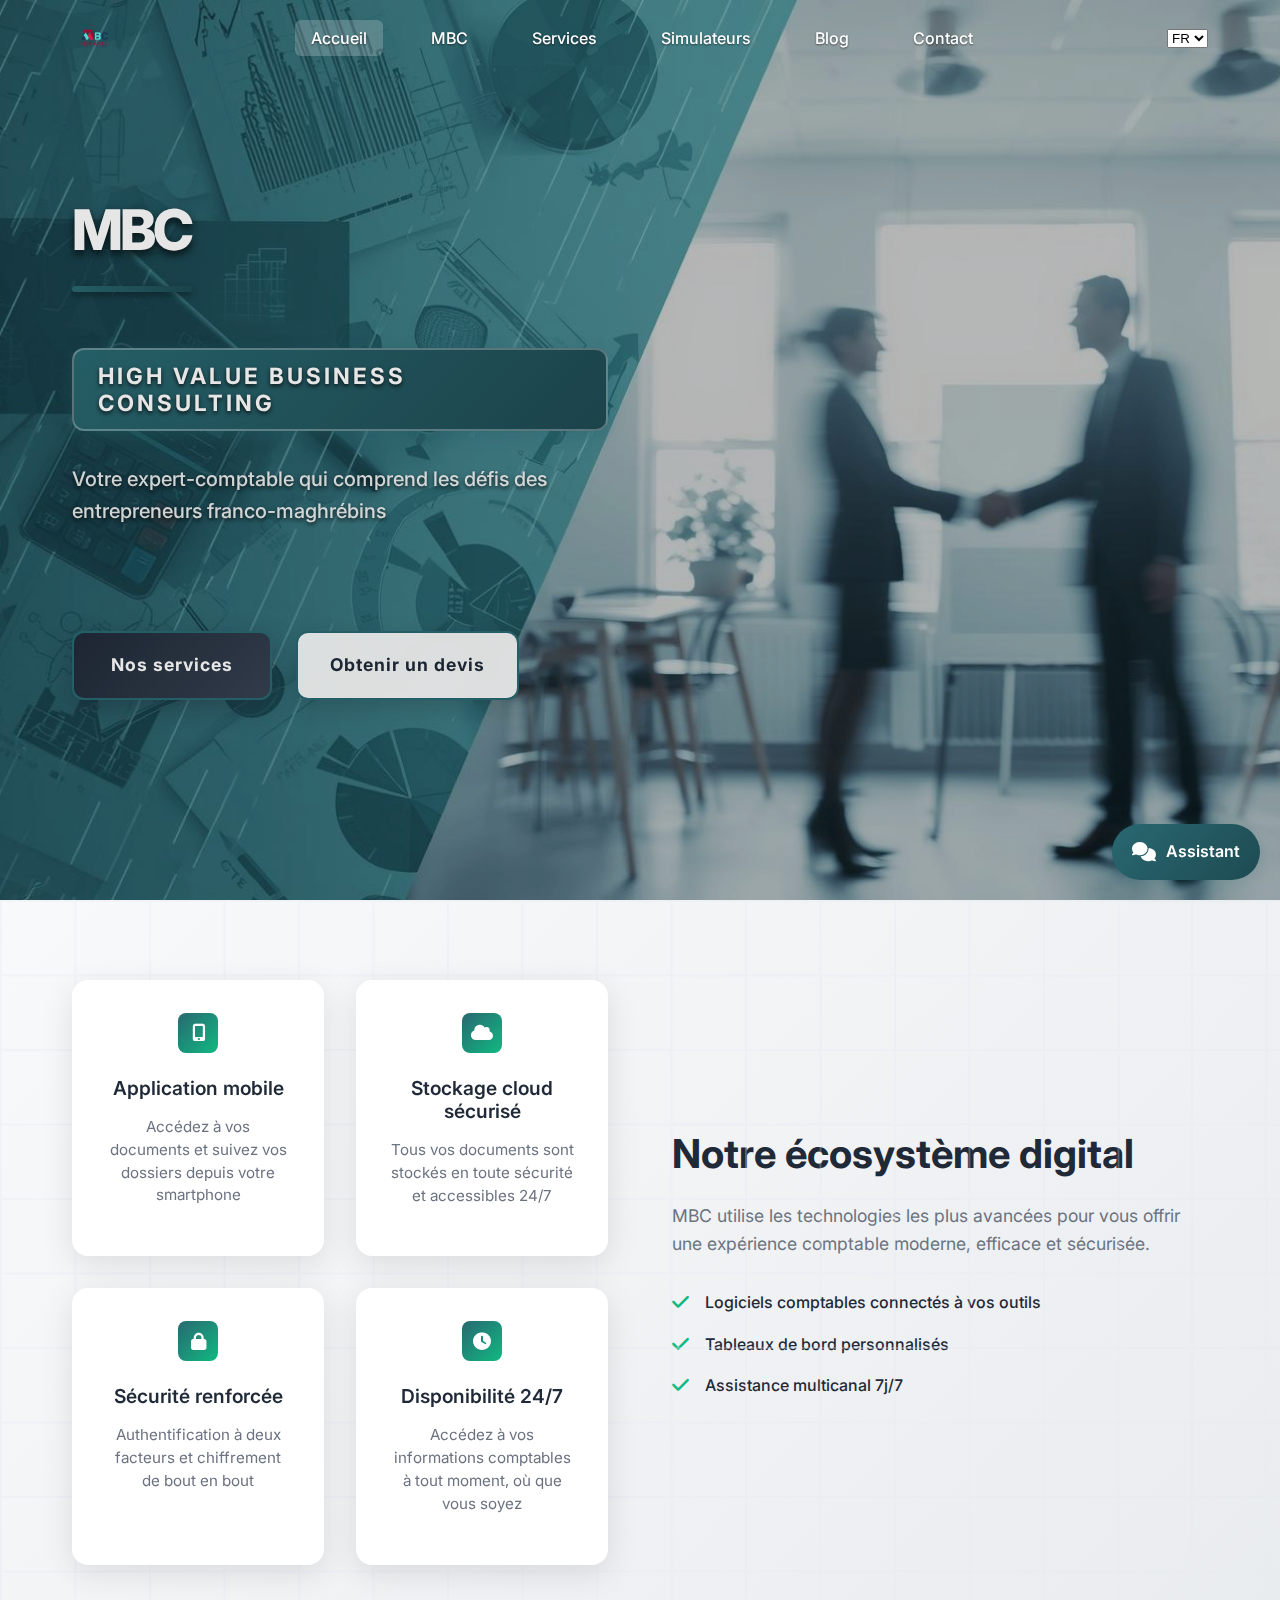
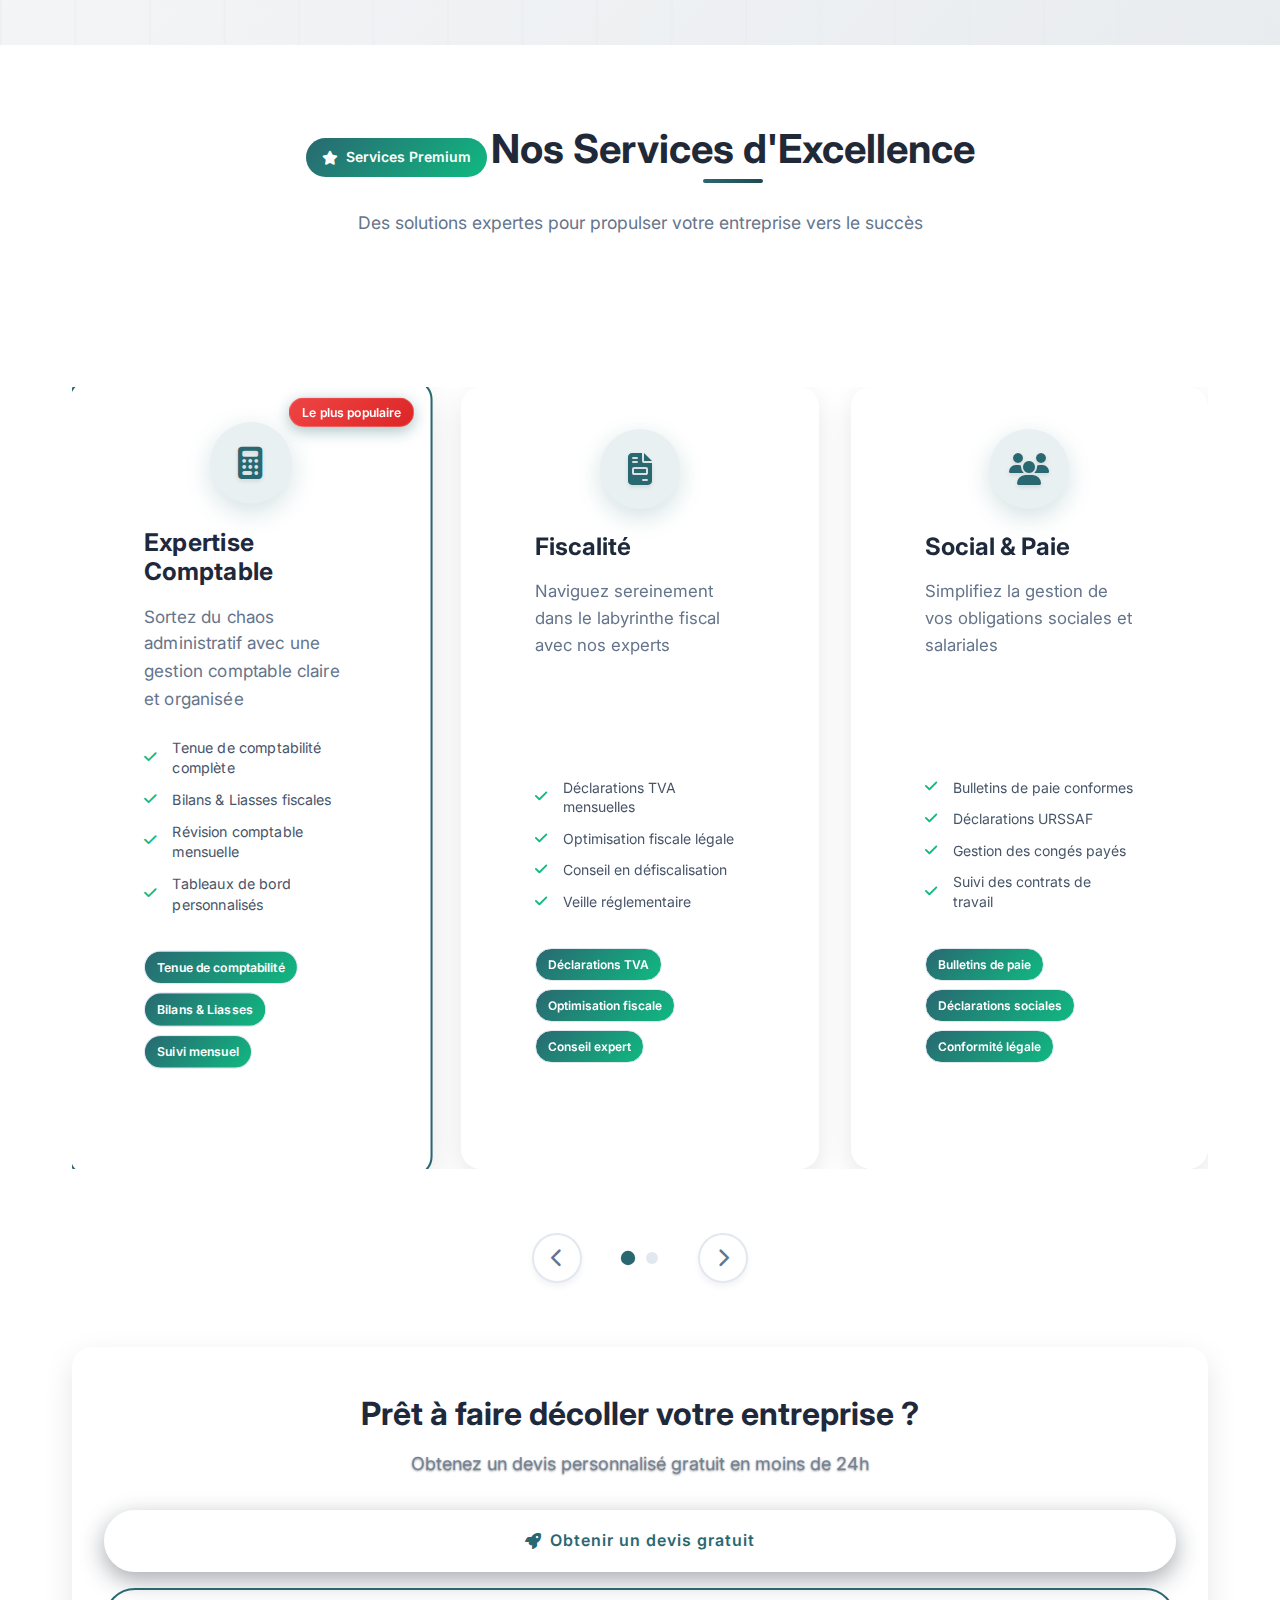
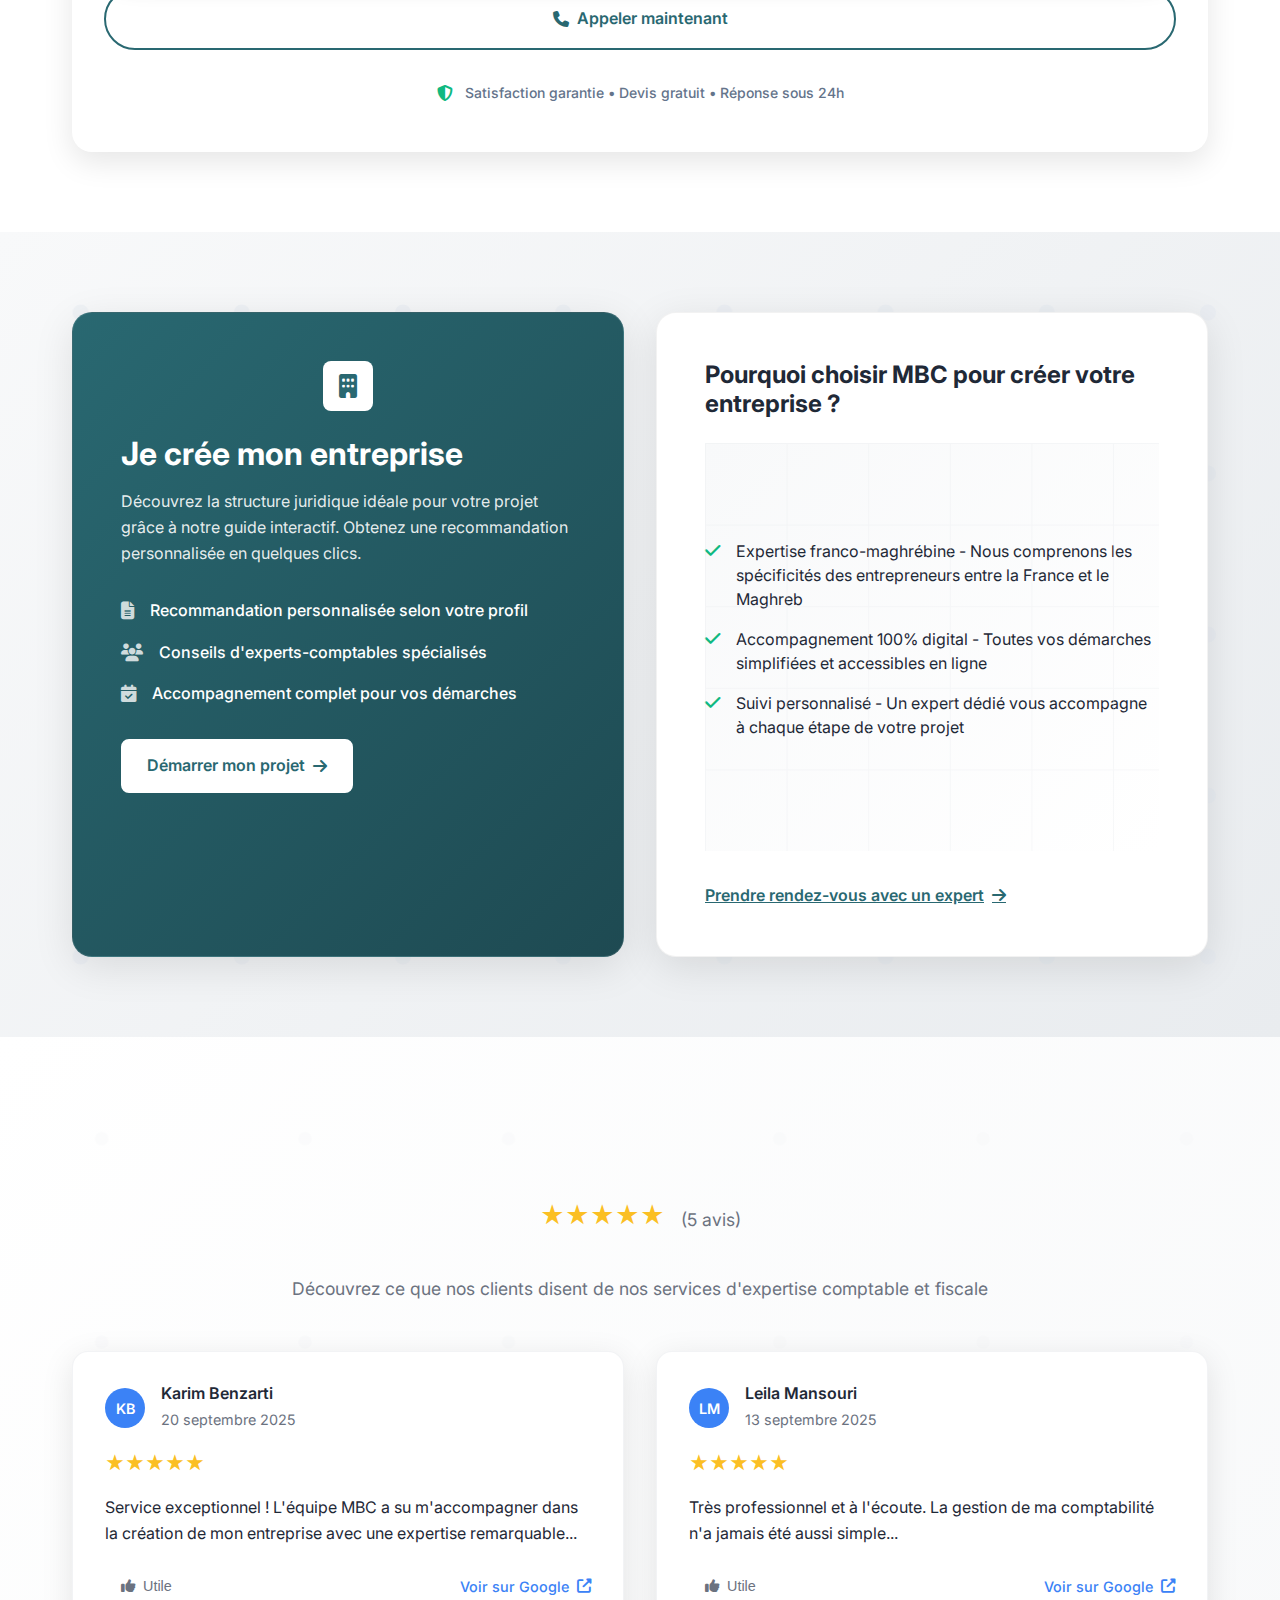
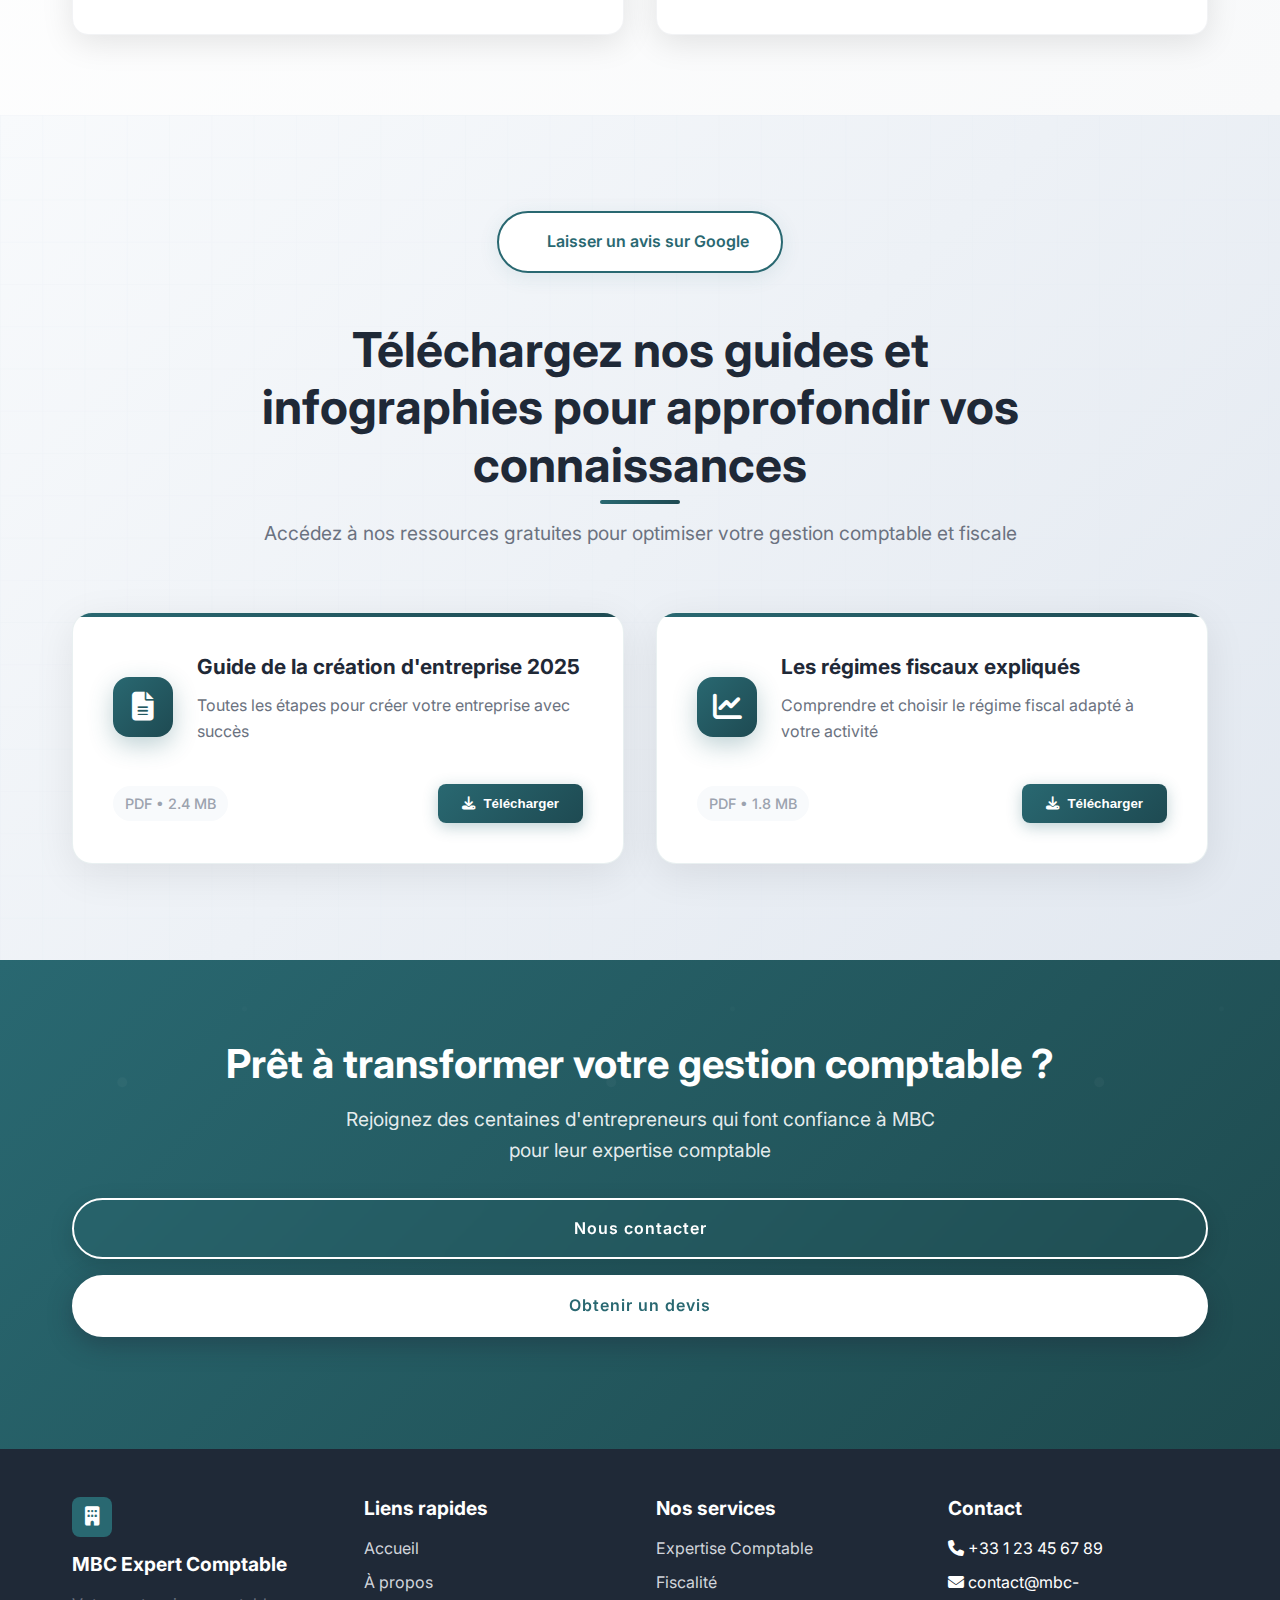
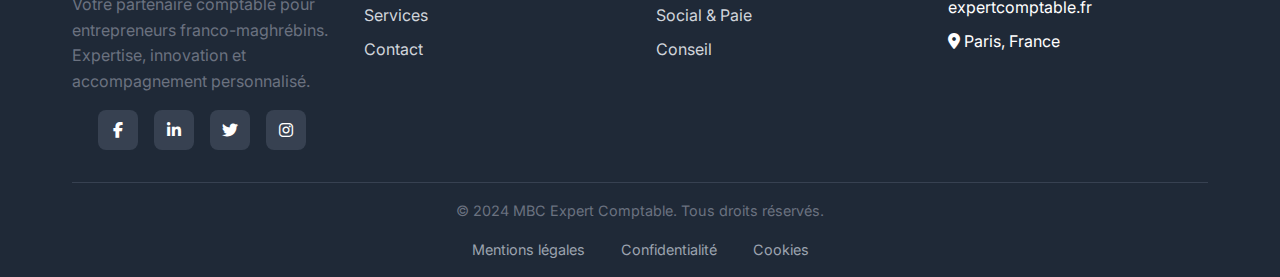
<file: index.html>
<!DOCTYPE html>
<html lang="fr">
<head>
    <meta charset="UTF-8">
    <meta name="viewport" content="width=device-width, initial-scale=1.0">
    <title>MBC Expert Comptable - Expertise Comptable Franco-Maghrébine</title>
    
    <!-- SEO Meta Tags -->
    <meta name="description" content="MBC Expert Comptable - Votre partenaire comptable pour entrepreneurs franco-maghrébins. Services 100% digitaux, expertise internationale, accompagnement personnalisé.">
    <meta name="keywords" content="expert comptable, comptabilité, fiscalité, création entreprise, France, Maghreb, digital">
    <meta name="author" content="MBC Expert Comptable">
    <meta name="robots" content="index, follow">
    
    <!-- Open Graph Meta Tags -->
    <meta property="og:title" content="MBC Expert Comptable - Expertise Comptable Franco-Maghrébine">
    <meta property="og:description" content="Votre partenaire comptable pour entrepreneurs franco-maghrébins. Services 100% digitaux, expertise internationale, accompagnement personnalisé.">
    <meta property="og:type" content="website">
    <meta property="og:url" content="https://mbc-expertcomptable.fr">
    <meta property="og:image" content="https://mbc-expertcomptable.fr/assets/og-image.jpg">
    
    <!-- Twitter Card Meta Tags -->
    <meta name="twitter:card" content="summary_large_image">
    <meta name="twitter:title" content="MBC Expert Comptable - Expertise Comptable Franco-Maghrébine">
    <meta name="twitter:description" content="Votre partenaire comptable pour entrepreneurs franco-maghrébins. Services 100% digitaux, expertise internationale, accompagnement personnalisé.">
    <meta name="twitter:image" content="https://mbc-expertcomptable.fr/assets/twitter-image.jpg">
    
    <!-- Preload Critical Resources -->
    <link rel="preload" href="styles.css" as="style">
    <link rel="preload" href="https://fonts.googleapis.com/css2?family=Inter:wght@400;500;600;700;800;900&display=swap" as="style">
    
    <!-- DNS Prefetch -->
    <link rel="dns-prefetch" href="//fonts.googleapis.com">
    <link rel="dns-prefetch" href="//cdnjs.cloudflare.com">
    
    <!-- Stylesheets -->
    <link rel="stylesheet" href="https://fonts.googleapis.com/css2?family=Inter:wght@400;500;600;700;800;900&display=swap">
    <link rel="stylesheet" href="https://cdnjs.cloudflare.com/ajax/libs/font-awesome/6.4.0/css/all.min.css">
    <link rel="stylesheet" href="styles.css">
    
    <!-- Favicon -->
    <link rel="icon" type="image/x-icon" href="assets/favicon.ico">
</head>
<body>

    <!-- Header -->
    <header class="header" role="banner">
        <div class="container">
            <div class="header-content">
                <!-- Logo -->
                <div class="logo">
                    <a href="#accueil" aria-label="MBC Expert Comptable - Retour à l'accueil">
                        <img src="assets/mbc.png" alt="MBC Expert Comptable" loading="eager" class="logo-img">
                    </a>
                </div>

                <!-- Navigation -->
                <nav class="nav" role="navigation" aria-label="Navigation principale">
                    <ul class="nav-list">
                        <li><a href="#accueil" class="nav-link active" aria-current="page">Accueil</a></li>
                        <li><a href="mbc.html" class="nav-link">MBC</a></li>
                        <li><a href="services.html" class="nav-link">Services</a></li>
                        <li><a href="#simulators" class="nav-link" onclick="openSimulatorsModal()">Simulateurs</a></li>
                        <li><a href="blog.html" class="nav-link">Blog</a></li>
                        <li><a href="contact.html" class="nav-link">Contact</a></li>
                    </ul>
                </nav>

                <!-- Header Utils -->
                <div class="header-utils">
                    <select class="language-selector" aria-label="Sélectionner la langue">
                        <option value="fr">FR</option>
                        <option value="en">EN</option>
                        <option value="ar">AR</option>
                    </select>
                    <button class="mobile-menu-toggle" aria-label="Ouvrir le menu mobile">
                        <i class="fas fa-bars"></i>
                    </button>
                </div>
            </div>
        </div>
    </header>




    <!-- Main Content -->
    <main role="main">
        <!-- Hero Section -->
        <section id="accueil" class="hero section">
            <div class="hero-content">
                <div class="hero-text">
                    <h1 class="hero-title">MBC</h1>
                    <h2 class="hero-subtitle">High Value Business Consulting</h2>
                    <p class="hero-description">Votre expert-comptable qui comprend les défis des entrepreneurs franco-maghrébins</p>
                    <div class="hero-cta">
                        <a href="#services" class="btn btn-primary">Nos services</a>
                        <a href="#devis" class="btn btn-secondary">Obtenir un devis</a>
                    </div>
                </div>
                <div class="hero-image">
                    <!-- Background image is set in CSS -->
                </div>
            </div>
        </section>

        <!-- Digital Ecosystem Section -->
        <section class="digital-ecosystem section" aria-labelledby="ecosystem-title">
            <div class="container">
                <div class="ecosystem-content">
                    <div class="ecosystem-cards">
                        <article class="ecosystem-card">
                            <div class="card-icon">
                                <i class="fas fa-mobile-alt" aria-hidden="true"></i>
                            </div>
                            <h3>Application mobile</h3>
                            <p>Accédez à vos documents et suivez vos dossiers depuis votre smartphone</p>
                        </article>
                        <article class="ecosystem-card">
                            <div class="card-icon">
                                <i class="fas fa-cloud" aria-hidden="true"></i>
                            </div>
                            <h3>Stockage cloud sécurisé</h3>
                            <p>Tous vos documents sont stockés en toute sécurité et accessibles 24/7</p>
                        </article>
                        <article class="ecosystem-card">
                            <div class="card-icon">
                                <i class="fas fa-lock" aria-hidden="true"></i>
                            </div>
                            <h3>Sécurité renforcée</h3>
                            <p>Authentification à deux facteurs et chiffrement de bout en bout</p>
                        </article>
                        <article class="ecosystem-card">
                            <div class="card-icon">
                                <i class="fas fa-clock" aria-hidden="true"></i>
                            </div>
                            <h3>Disponibilité 24/7</h3>
                            <p>Accédez à vos informations comptables à tout moment, où que vous soyez</p>
                        </article>
                    </div>
                    <div class="ecosystem-info">
                        <h2 id="ecosystem-title">Notre écosystème digital</h2>
                        <p>MBC utilise les technologies les plus avancées pour vous offrir une expérience comptable moderne, efficace et sécurisée.</p>
                        <ul class="ecosystem-features">
                            <li><i class="fas fa-check" aria-hidden="true"></i> Logiciels comptables connectés à vos outils</li>
                            <li><i class="fas fa-check" aria-hidden="true"></i> Tableaux de bord personnalisés</li>
                            <li><i class="fas fa-check" aria-hidden="true"></i> Assistance multicanal 7j/7</li>
                        </ul>
                    </div>
                </div>
            </div>
        </section>

        <!-- Services Section -->
        <section id="services" class="services section" aria-labelledby="services-title">
            <div class="container">
                <header class="section-header">
                    <div class="section-badge">
                        <i class="fas fa-star"></i>
                        <span>Services Premium</span>
                    </div>
                    <h2 id="services-title">Nos Services d'Excellence</h2>
                    <p class="section-subtitle">Des solutions expertes pour propulser votre entreprise vers le succès</p>
                    <div class="services-stats">
                        <div class="stat-item">
                            <span class="stat-number">500+</span>
                            <span class="stat-label">Entreprises accompagnées</span>
                        </div>
                        <div class="stat-item">
                            <span class="stat-number">15+</span>
                            <span class="stat-label">Années d'expertise</span>
                        </div>
                        <div class="stat-item">
                            <span class="stat-number">98%</span>
                            <span class="stat-label">Clients satisfaits</span>
                        </div>
                    </div>
                </header>
                <div class="services-carousel">
                    <div class="services-grid" id="servicesGrid">
                        <!-- Page 1 -->
                        <div class="services-page active" data-page="1">
                            <article class="service-card featured">
                                <div class="service-badge">
                                    <span>Le plus populaire</span>
                                </div>
                        <div class="service-icon">
                            <i class="fas fa-calculator" aria-hidden="true"></i>
                        </div>
                                <div class="service-content">
                        <h3>Expertise Comptable</h3>
                        <p>Sortez du chaos administratif avec une gestion comptable claire et organisée</p>
                                    <div class="service-benefits">
                                        <div class="benefit-item">
                                            <i class="fas fa-check"></i>
                                            <span>Tenue de comptabilité complète</span>
                                        </div>
                                        <div class="benefit-item">
                                            <i class="fas fa-check"></i>
                                            <span>Bilans & Liasses fiscales</span>
                                        </div>
                                        <div class="benefit-item">
                                            <i class="fas fa-check"></i>
                                            <span>Révision comptable mensuelle</span>
                                        </div>
                                        <div class="benefit-item">
                                            <i class="fas fa-check"></i>
                                            <span>Tableaux de bord personnalisés</span>
                                        </div>
                                    </div>
                                    <div class="service-features">
                                        <span class="feature-tag">Tenue de comptabilité</span>
                                        <span class="feature-tag">Bilans & Liasses</span>
                                        <span class="feature-tag">Suivi mensuel</span>
                                    </div>
                                </div>
                    </article>
                    <article class="service-card">
                        <div class="service-icon">
                            <i class="fas fa-file-invoice" aria-hidden="true"></i>
                        </div>
                                <div class="service-content">
                        <h3>Fiscalité</h3>
                                    <p>Naviguez sereinement dans le labyrinthe fiscal avec nos experts</p>
                                    <div class="service-benefits">
                                        <div class="benefit-item">
                                            <i class="fas fa-check"></i>
                                            <span>Déclarations TVA mensuelles</span>
                                        </div>
                                        <div class="benefit-item">
                                            <i class="fas fa-check"></i>
                                            <span>Optimisation fiscale légale</span>
                                        </div>
                                        <div class="benefit-item">
                                            <i class="fas fa-check"></i>
                                            <span>Conseil en défiscalisation</span>
                                        </div>
                                        <div class="benefit-item">
                                            <i class="fas fa-check"></i>
                                            <span>Veille réglementaire</span>
                                        </div>
                                    </div>
                                    <div class="service-features">
                                        <span class="feature-tag">Déclarations TVA</span>
                                        <span class="feature-tag">Optimisation fiscale</span>
                                        <span class="feature-tag">Conseil expert</span>
                                    </div>
                                </div>
                    </article>
                    <article class="service-card">
                        <div class="service-icon">
                            <i class="fas fa-users" aria-hidden="true"></i>
                        </div>
                                <div class="service-content">
                        <h3>Social & Paie</h3>
                        <p>Simplifiez la gestion de vos obligations sociales et salariales</p>
                                    <div class="service-benefits">
                                        <div class="benefit-item">
                                            <i class="fas fa-check"></i>
                                            <span>Bulletins de paie conformes</span>
                                        </div>
                                        <div class="benefit-item">
                                            <i class="fas fa-check"></i>
                                            <span>Déclarations URSSAF</span>
                                        </div>
                                        <div class="benefit-item">
                                            <i class="fas fa-check"></i>
                                            <span>Gestion des congés payés</span>
                                        </div>
                                        <div class="benefit-item">
                                            <i class="fas fa-check"></i>
                                            <span>Suivi des contrats de travail</span>
                                        </div>
                                    </div>
                                    <div class="service-features">
                                        <span class="feature-tag">Bulletins de paie</span>
                                        <span class="feature-tag">Déclarations sociales</span>
                                        <span class="feature-tag">Conformité légale</span>
                                    </div>
                                </div>
                    </article>
                        </div>
                        
                        <!-- Page 2 -->
                        <div class="services-page" data-page="2">
                    <article class="service-card">
                        <div class="service-icon">
                            <i class="fas fa-chart-line" aria-hidden="true"></i>
                        </div>
                                <div class="service-content">
                        <h3>Conseil</h3>
                        <p>Construisez votre succès avec un accompagnement stratégique personnalisé</p>
                                    <div class="service-benefits">
                                        <div class="benefit-item">
                                            <i class="fas fa-check"></i>
                                            <span>Création d'entreprise clé en main</span>
                                        </div>
                                        <div class="benefit-item">
                                            <i class="fas fa-check"></i>
                                            <span>Stratégie business personnalisée</span>
                                        </div>
                                        <div class="benefit-item">
                                            <i class="fas fa-check"></i>
                                            <span>Accompagnement juridique</span>
                                        </div>
                                        <div class="benefit-item">
                                            <i class="fas fa-check"></i>
                                            <span>Suivi de performance</span>
                                        </div>
                                    </div>
                                    <div class="service-features">
                                        <span class="feature-tag">Création d'entreprise</span>
                                        <span class="feature-tag">Stratégie business</span>
                                        <span class="feature-tag">Accompagnement</span>
                                    </div>
                                </div>
                    </article>
                            <article class="service-card">
                                <div class="service-icon">
                                    <i class="fas fa-building" aria-hidden="true"></i>
                                </div>
                                <div class="service-content">
                                    <h3>Audit & Contrôle</h3>
                                    <p>Sécurisez vos comptes avec nos audits professionnels et contrôles rigoureux</p>
                                    <div class="service-benefits">
                                        <div class="benefit-item">
                                            <i class="fas fa-check"></i>
                                            <span>Audit comptable complet</span>
                                        </div>
                                        <div class="benefit-item">
                                            <i class="fas fa-check"></i>
                                            <span>Contrôle de gestion</span>
                                        </div>
                                        <div class="benefit-item">
                                            <i class="fas fa-check"></i>
                                            <span>Analyse des risques</span>
                                        </div>
                                        <div class="benefit-item">
                                            <i class="fas fa-check"></i>
                                            <span>Recommandations d'amélioration</span>
                                        </div>
                                    </div>
                                    <div class="service-features">
                                        <span class="feature-tag">Audit comptable</span>
                                        <span class="feature-tag">Contrôle qualité</span>
                                        <span class="feature-tag">Analyse risques</span>
                                    </div>
                                </div>
                            </article>
                            <article class="service-card">
                                <div class="service-icon">
                                    <i class="fas fa-handshake" aria-hidden="true"></i>
                                </div>
                                <div class="service-content">
                                    <h3>Accompagnement Juridique</h3>
                                    <p>Bénéficiez d'un support juridique expert pour toutes vos démarches d'entreprise</p>
                                    <div class="service-benefits">
                                        <div class="benefit-item">
                                            <i class="fas fa-check"></i>
                                            <span>Rédaction de statuts</span>
                                        </div>
                                        <div class="benefit-item">
                                            <i class="fas fa-check"></i>
                                            <span>Modifications statutaires</span>
                                        </div>
                                        <div class="benefit-item">
                                            <i class="fas fa-check"></i>
                                            <span>Conseil en droit des sociétés</span>
                                        </div>
                                        <div class="benefit-item">
                                            <i class="fas fa-check"></i>
                                            <span>Formalités administratives</span>
                                        </div>
                                    </div>
                                    <div class="service-features">
                                        <span class="feature-tag">Droit des sociétés</span>
                                        <span class="feature-tag">Formalités légales</span>
                                        <span class="feature-tag">Conseil juridique</span>
                                    </div>
                                </div>
                            </article>
                        </div>
                    </div>
                    
                    <!-- Navigation Controls -->
                    <div class="services-navigation">
                        <button class="nav-arrow nav-prev" id="prevServices" aria-label="Services précédents">
                            <i class="fas fa-chevron-left"></i>
                        </button>
                        <div class="pagination-dots">
                            <span class="dot active" data-page="1"></span>
                            <span class="dot" data-page="2"></span>
                        </div>
                        <button class="nav-arrow nav-next" id="nextServices" aria-label="Services suivants">
                            <i class="fas fa-chevron-right"></i>
                        </button>
                    </div>
                </div>
                <div class="services-cta">
                    <div class="cta-content">
                        <h3>Prêt à faire décoller votre entreprise ?</h3>
                        <p>Obtenez un devis personnalisé gratuit en moins de 24h</p>
                        <div class="cta-buttons">
                            <a href="#devis" class="btn btn-primary btn-large">
                                <i class="fas fa-rocket"></i>
                                Obtenir un devis gratuit
                            </a>
                            <a href="tel:+33676570097" class="btn btn-outline btn-large">
                                <i class="fas fa-phone"></i>
                                Appeler maintenant
                            </a>
                        </div>
                        <div class="cta-guarantee">
                            <i class="fas fa-shield-alt"></i>
                            <span>Satisfaction garantie • Devis gratuit • Réponse sous 24h</span>
                        </div>
                    </div>
                </div>
            </div>
        </section>

        <!-- Company Creation Section -->
        <section class="company-creation section" aria-labelledby="creation-title">
            <div class="container">
                <div class="creation-content">
                    <article class="creation-card blue-card">
                        <div class="card-icon">
                            <i class="fas fa-building" aria-hidden="true"></i>
                        </div>
                        <h2 id="creation-title">Je crée mon entreprise</h2>
                        <p>Découvrez la structure juridique idéale pour votre projet grâce à notre guide interactif. Obtenez une recommandation personnalisée en quelques clics.</p>
                        <ul class="creation-features">
                            <li><i class="fas fa-file-alt" aria-hidden="true"></i> Recommandation personnalisée selon votre profil</li>
                            <li><i class="fas fa-users" aria-hidden="true"></i> Conseils d'experts-comptables spécialisés</li>
                            <li><i class="fas fa-calendar-check" aria-hidden="true"></i> Accompagnement complet pour vos démarches</li>
                        </ul>
                        <a href="https://wa.me/33676570097?text=Bonjour%2C%20je%20souhaite%20d%C3%A9marrer%20mon%20projet%20de%20cr%C3%A9ation%20d%27entreprise.%20Pouvez-vous%20m%27accompagner%20%3F" target="_blank" class="btn btn-white">Démarrer mon projet <i class="fas fa-arrow-right" aria-hidden="true"></i></a>
                    </article>
                    <article class="creation-card white-card">
                        <h3>Pourquoi choisir MBC pour créer votre entreprise ?</h3>
                        <ul class="why-choose">
                            <li><i class="fas fa-check" aria-hidden="true"></i> Expertise franco-maghrébine - Nous comprenons les spécificités des entrepreneurs entre la France et le Maghreb</li>
                            <li><i class="fas fa-check" aria-hidden="true"></i> Accompagnement 100% digital - Toutes vos démarches simplifiées et accessibles en ligne</li>
                            <li><i class="fas fa-check" aria-hidden="true"></i> Suivi personnalisé - Un expert dédié vous accompagne à chaque étape de votre projet</li>
                        </ul>
                        <a href="https://wa.me/33676570097?text=Bonjour%2C%20je%20souhaite%20prendre%20rendez-vous%20avec%20un%20expert%20pour%20discuter%20de%20mon%20projet%20d%27entreprise." target="_blank" class="btn btn-link">Prendre rendez-vous avec un expert <i class="fas fa-arrow-right" aria-hidden="true"></i></a>
                    </article>
                </div>
            </div>
        </section>

        <!-- Reviews Section -->
        <section class="reviews section" aria-labelledby="reviews-title">
            <div class="container">
                <header class="reviews-header">
                    <div class="google-logo">
                        <img src="https://www.google.com/images/branding/googlelogo/1x/googlelogo_color_272x92dp.png" alt="Google" loading="lazy" width="92" height="30">
                    </div>
                    <div class="rating">
                        <div class="stars" aria-label="5 étoiles">★★★★★</div>
                        <span>(5 avis)</span>
                    </div>
                    <p id="reviews-title">Découvrez ce que nos clients disent de nos services d'expertise comptable et fiscale</p>
                </header>
                <div class="reviews-grid">
                    <article class="review-card">
                        <header class="review-header">
                            <div class="reviewer-avatar">KB</div>
                            <div class="reviewer-info">
                                <h4>Karim Benzarti</h4>
                                <span>20 septembre 2025</span>
                            </div>
                        </header>
                        <div class="review-rating" aria-label="5 étoiles">★★★★★</div>
                        <p class="review-text">Service exceptionnel ! L'équipe MBC a su m'accompagner dans la création de mon entreprise avec une expertise remarquable...</p>
                        <div class="review-actions">
                            <button class="btn-useful" aria-label="Marquer comme utile"><i class="fas fa-thumbs-up" aria-hidden="true"></i> Utile</button>
                            <a href="#" class="btn-google">Voir sur Google <i class="fas fa-external-link-alt" aria-hidden="true"></i></a>
                        </div>
                    </article>
                    <article class="review-card">
                        <header class="review-header">
                            <div class="reviewer-avatar">LM</div>
                            <div class="reviewer-info">
                                <h4>Leila Mansouri</h4>
                                <span>13 septembre 2025</span>
                            </div>
                        </header>
                        <div class="review-rating" aria-label="5 étoiles">★★★★★</div>
                        <p class="review-text">Très professionnel et à l'écoute. La gestion de ma comptabilité n'a jamais été aussi simple...</p>
                        <div class="review-actions">
                            <button class="btn-useful" aria-label="Marquer comme utile"><i class="fas fa-thumbs-up" aria-hidden="true"></i> Utile</button>
                            <a href="#" class="btn-google">Voir sur Google <i class="fas fa-external-link-alt" aria-hidden="true"></i></a>
                        </div>
                    </article>
                </div>
            </div>
        </section>

        <!-- Resources Section -->
        <section class="resources section" aria-labelledby="resources-title">
            <div class="container">
                <header class="resources-header">
                    <a href="#" class="google-review-btn">
                        <img src="https://www.google.com/images/branding/googlelogo/1x/googlelogo_color_272x92dp.png" alt="Google" loading="lazy">
                        Laisser un avis sur Google
                    </a>
                    <h2 id="resources-title">Téléchargez nos guides et infographies pour approfondir vos connaissances</h2>
                    <p>Accédez à nos ressources gratuites pour optimiser votre gestion comptable et fiscale</p>
                </header>
                <div class="resources-grid">
                    <article class="resource-card">
                        <header class="resource-header">
                            <div class="resource-icon">
                                <i class="fas fa-file-alt" aria-hidden="true"></i>
                            </div>
                            <div class="resource-content">
                                <h3>Guide de la création d'entreprise 2025</h3>
                                <p>Toutes les étapes pour créer votre entreprise avec succès</p>
                            </div>
                        </header>
                        <div class="resource-footer">
                            <span class="resource-meta">PDF • 2.4 MB</span>
                            <button class="btn-download">
                                <i class="fas fa-download" aria-hidden="true"></i>
                                Télécharger
                            </button>
                        </div>
                    </article>
                    <article class="resource-card">
                        <header class="resource-header">
                            <div class="resource-icon">
                                <i class="fas fa-chart-line" aria-hidden="true"></i>
                            </div>
                            <div class="resource-content">
                                <h3>Les régimes fiscaux expliqués</h3>
                                <p>Comprendre et choisir le régime fiscal adapté à votre activité</p>
                            </div>
                        </header>
                        <div class="resource-footer">
                            <span class="resource-meta">PDF • 1.8 MB</span>
                            <button class="btn-download">
                                <i class="fas fa-download" aria-hidden="true"></i>
                                Télécharger
                            </button>
                        </div>
                    </article>
                </div>
            </div>
        </section>

        <!-- CTA Section -->
        <section class="cta-section section" aria-labelledby="cta-title">
            <div class="container">
                <h2 id="cta-title">Prêt à transformer votre gestion comptable ?</h2>
                <p>Rejoignez des centaines d'entrepreneurs qui font confiance à MBC pour leur expertise comptable</p>
                <div class="cta-buttons">
                    <a href="#contact" class="btn btn-secondary btn-large">Nous contacter</a>
                    <a href="#devis" class="btn btn-primary btn-large">Obtenir un devis</a>
                </div>
            </div>
        </section>
    </main>

    <!-- Simulators Modal -->
    <div id="simulatorsModal" class="modal">
        <div class="modal-content">
            <div class="modal-header">
                <h2>Simulateurs en ligne</h2>
                <p>Utilisez nos outils de simulation pour estimer rapidement vos charges, impôts et aides</p>
                <button class="modal-close" onclick="closeSimulatorsModal()">&times;</button>
            </div>
            
            <div class="modal-body">
                <!-- Navigation Tabs -->
                <div class="simulators-nav">
                    <button class="nav-tab active" data-tab="fiscalite">Fiscalité</button>
                    <button class="nav-tab" data-tab="charges">Charges sociales</button>
                    <button class="nav-tab" data-tab="epargne">Épargne & Retraite</button>
                    <button class="nav-tab" data-tab="aides">Aides</button>
                </div>
                
                <div class="simulators-content">
                    <div class="simulators-main">
                        <!-- Fiscalité Tab -->
                        <div class="tab-content active" id="fiscalite">
                            <div class="simulator-card">
                                <h3>Calculateur de TVA</h3>
                                <div class="simulator-form">
                                    <div class="form-group">
                                        <label for="tva-ht">Montant HT (€)</label>
                                        <input type="number" id="tva-ht" placeholder="10000" step="0.01" value="10000" onchange="calculateTVA()" oninput="calculateTVA()">
                                    </div>
                                    <div class="form-group">
                                        <label for="tva-rate">Taux de TVA</label>
                                        <select id="tva-rate" onchange="calculateTVA()">
                                            <option value="20">20% - Taux normal</option>
                                            <option value="10">10% - Taux intermédiaire</option>
                                            <option value="5.5">5,5% - Taux réduit</option>
                                            <option value="2.1">2,1% - Taux super réduit</option>
                                            <option value="0">0% - Exonéré</option>
                                        </select>
                                    </div>
                                    <div class="form-group">
                                        <label for="tva-amount">Montant TVA</label>
                                        <input type="text" id="tva-amount" readonly>
                                    </div>
                                    <div class="form-group">
                                        <label for="tva-ttc">Montant TTC</label>
                                        <input type="text" id="tva-ttc" readonly>
                                    </div>
                                    <div class="simulator-actions">
                                        <button class="btn btn-secondary">
                                            <i class="fas fa-save"></i> Sauvegarder / Charger
                                        </button>
                                        <button class="btn btn-primary">
                                            <i class="fas fa-file-pdf"></i> Exporter en PDF
                                        </button>
                                    </div>
                                </div>
                            </div>
                            
                            <div class="simulator-card">
                                <h3>Simulateur de fiscalité des dividendes</h3>
                                <div class="simulator-form">
                                    <div class="form-group">
                                        <label for="div-brut">Montant brut des dividendes</label>
                                        <input type="number" id="div-brut" placeholder="0.00" step="0.01">
                                    </div>
                                    <div class="form-group">
                                        <label for="div-option">Option d'imposition</label>
                                        <select id="div-option">
                                            <option value="flat">Prélèvement forfaitaire (30%)</option>
                                            <option value="progressif">Barème progressif</option>
                                        </select>
                                    </div>
                                    <div class="form-group">
                                        <label for="div-social">Prélèvements sociaux</label>
                                        <input type="text" id="div-social" readonly>
                                    </div>
                                    <div class="form-group">
                                        <label for="div-impot">Impôt sur le revenu</label>
                                        <input type="text" id="div-impot" readonly>
                                    </div>
                                    <div class="form-group">
                                        <label for="div-net">Net après impôt</label>
                                        <input type="text" id="div-net" readonly value="0.00 €">
                                    </div>
                                    <div class="simulator-actions">
                                        <button class="btn btn-primary">
                                            <i class="fas fa-file-pdf"></i> Exporter en PDF
                                        </button>
                                    </div>
                                </div>
                            </div>
                        </div>
                        
                        <!-- Charges sociales Tab -->
                        <div class="tab-content" id="charges">
                            <div class="simulator-card">
                                <h3>Simulateur de charges sociales</h3>
                                <div class="simulator-form">
                                    <div class="form-group">
                                        <label for="charges-brut">Rémunération brute annuelle (€)</label>
                                        <input type="number" id="charges-brut" placeholder="50000" step="1000" value="50000" onchange="calculateCharges()" oninput="calculateCharges()">
                                    </div>
                                    <div class="form-group">
                                        <label for="charges-status">Statut juridique</label>
                                        <select id="charges-status" onchange="calculateCharges()">
                                            <option value="salarie">Salarié</option>
                                            <option value="micro">Micro-entreprise</option>
                                            <option value="auto">Auto-entrepreneur</option>
                                            <option value="sarl">SARL (gérant minoritaire)</option>
                                            <option value="sas">SAS (président)</option>
                                        </select>
                                    </div>
                                    <div class="form-group">
                                        <label for="charges-total">Total charges sociales</label>
                                        <input type="text" id="charges-total" readonly value="0.00 €">
                                    </div>
                                    <div class="form-group">
                                        <label for="charges-net">Net après charges</label>
                                        <input type="text" id="charges-net" readonly value="0.00 €">
                                    </div>
                                    <div class="form-group">
                                        <label for="charges-taux">Taux de charges</label>
                                        <input type="text" id="charges-taux" readonly value="0.00 %">
                                    </div>
                                    <p class="disclaimer">* Ces calculs sont des estimations. Consultez un expert-comptable pour des calculs précis.</p>
                                    <div class="simulator-actions">
                                        <button class="btn btn-secondary">
                                            <i class="fas fa-save"></i> Sauvegarder
                                        </button>
                                        <button class="btn btn-primary">
                                            <i class="fas fa-file-pdf"></i> Exporter en PDF
                                        </button>
                                    </div>
                                </div>
                            </div>
                        </div>
                        
                        <!-- Épargne & Retraite Tab -->
                        <div class="tab-content" id="epargne">
                            <div class="simulator-card">
                                <h3>Simulateur d'épargne retraite</h3>
                                <div class="simulator-form">
                                    <div class="form-group">
                                        <label for="epargne-age">Âge actuel</label>
                                        <input type="number" id="epargne-age" placeholder="35" min="18" max="65" value="35" onchange="calculateEpargne()" oninput="calculateEpargne()">
                                    </div>
                                    <div class="form-group">
                                        <label for="epargne-retraite">Âge de départ à la retraite</label>
                                        <input type="number" id="epargne-retraite" placeholder="62" min="55" max="70" value="62" onchange="calculateEpargne()" oninput="calculateEpargne()">
                                    </div>
                                    <div class="form-group">
                                        <label for="epargne-mensuel">Épargne mensuelle (€)</label>
                                        <input type="number" id="epargne-mensuel" placeholder="300" step="50" min="0" value="300" onchange="calculateEpargne()" oninput="calculateEpargne()">
                                    </div>
                                    <div class="form-group">
                                        <label for="epargne-rendement">Rendement annuel estimé (%)</label>
                                        <input type="number" id="epargne-rendement" placeholder="3.0" step="0.1" min="0" max="15" value="3.0" onchange="calculateEpargne()" oninput="calculateEpargne()">
                                    </div>
                                    <div class="form-group">
                                        <label for="epargne-duree">Durée d'épargne</label>
                                        <input type="text" id="epargne-duree" readonly value="27 ans">
                                    </div>
                                    <div class="form-group">
                                        <label for="epargne-total">Capital constitué</label>
                                        <input type="text" id="epargne-total" readonly value="0.00 €">
                                    </div>
                                    <div class="form-group">
                                        <label for="epargne-rente">Rente mensuelle estimée</label>
                                        <input type="text" id="epargne-rente" readonly value="0.00 €">
                                    </div>
                                    <p class="disclaimer">* Simulation basée sur un rendement constant. Les performances passées ne préjugent pas des performances futures.</p>
                                    <div class="simulator-actions">
                                        <button class="btn btn-secondary">
                                            <i class="fas fa-save"></i> Sauvegarder
                                        </button>
                                        <button class="btn btn-primary">
                                            <i class="fas fa-file-pdf"></i> Exporter en PDF
                                        </button>
                                    </div>
                                </div>
                            </div>
                        </div>
                        
                        <!-- Aides Tab -->
                        <div class="tab-content" id="aides">
                            <div class="simulator-card">
                                <h3>Simulateur d'aides au logement</h3>
                                <div class="simulator-form">
                                    <div class="form-group">
                                        <label for="aide-revenus">Revenus fiscaux annuels</label>
                                        <input type="number" id="aide-revenus" placeholder="25000" step="1000" value="25000" onchange="calculateAides()" oninput="calculateAides()">
                                    </div>
                                    <div class="form-group">
                                        <label for="aide-loyer">Loyer mensuel (charges comprises)</label>
                                        <input type="number" id="aide-loyer" placeholder="600" step="50" value="600" onchange="calculateAides()" oninput="calculateAides()">
                                    </div>
                                    <div class="form-group">
                                        <label for="aide-famille">Situation familiale</label>
                                        <select id="aide-famille" onchange="calculateAides()">
                                            <option value="celibataire">Célibataire</option>
                                            <option value="couple">Couple</option>
                                            <option value="divorce">Divorcé(e)</option>
                                        </select>
                                    </div>
                                    <div class="form-group">
                                        <label for="aide-enfants">Nombre d'enfants à charge</label>
                                        <select id="aide-enfants" onchange="calculateAides()">
                                            <option value="0">0</option>
                                            <option value="1">1</option>
                                            <option value="2">2</option>
                                            <option value="3">3</option>
                                            <option value="4">4+</option>
                                        </select>
                                    </div>
                                    <div class="form-group">
                                        <label for="aide-zone">Zone géographique</label>
                                        <select id="aide-zone" onchange="calculateAides()">
                                            <option value="1">Zone 1 (Paris, grandes métropoles)</option>
                                            <option value="2" selected>Zone 2 (Agglomérations > 250k hab.)</option>
                                            <option value="3">Zone 3 (Autres communes)</option>
                                        </select>
                                    </div>
                                    <div class="aide-result">
                                        <span class="aide-label">Aide mensuelle estimée:</span>
                                        <span class="aide-amount" id="aide-amount">0 €</span>
                                    </div>
                                    <p class="disclaimer">* Cette estimation est donnée à titre indicatif. Le montant réel de votre aide peut varier en fonction de votre situation précise.</p>
                                    <div class="simulator-actions">
                                        <button class="btn btn-secondary">
                                            <i class="fas fa-save"></i> Sauvegarder
                                        </button>
                                        <button class="btn btn-primary">
                                            <i class="fas fa-file-pdf"></i> Exporter en PDF
                                        </button>
                                    </div>
                                </div>
                            </div>
                        </div>
                    </div>
                    
                    <!-- Simulation History Sidebar -->
                    <div class="simulators-sidebar">
                        <div class="history-card">
                            <h4>Historique des simulations</h4>
                            <div class="history-content">
                                <i class="fas fa-file-alt"></i>
                                <p>Vous n'avez pas encore de simulations sauvegardées. Utilisez le bouton "Sauvegarder" dans les simulateurs pour conserver vos calculs.</p>
                            </div>
                        </div>
                    </div>
                </div>
                
                <!-- Call to Action -->
                <div class="simulators-cta">
                    <h3>Besoin d'un calcul plus précis ?</h3>
                    <p>Ces simulateurs donnent des estimations. Pour des calculs précis adaptés à votre situation, prenez rendez-vous avec l'un de nos experts-comptables.</p>
                    <div class="cta-buttons">
                        <button class="btn btn-primary">Prendre rendez-vous avec un expert</button>
                        <button class="btn btn-secondary">Demander un devis personnalisé</button>
                    </div>
                </div>
            </div>
        </div>
    </div>

    <!-- Footer -->
    <footer class="footer" role="contentinfo">
        <div class="container">
            <div class="footer-content">
                <div class="footer-section">
                    <div class="footer-icon">
                        <i class="fas fa-building" aria-hidden="true"></i>
                    </div>
                    <h3>MBC Expert Comptable</h3>
                    <p>Votre partenaire comptable pour entrepreneurs franco-maghrébins. Expertise, innovation et accompagnement personnalisé.</p>
                    <div class="social-links">
                        <a href="#" aria-label="Facebook"><i class="fab fa-facebook-f" aria-hidden="true"></i></a>
                        <a href="#" aria-label="LinkedIn"><i class="fab fa-linkedin-in" aria-hidden="true"></i></a>
                        <a href="#" aria-label="Twitter"><i class="fab fa-twitter" aria-hidden="true"></i></a>
                        <a href="#" aria-label="Instagram"><i class="fab fa-instagram" aria-hidden="true"></i></a>
                    </div>
                </div>
                <div class="footer-section">
                    <h3>Liens rapides</h3>
                    <ul>
                        <li><a href="#accueil">Accueil</a></li>
                        <li><a href="#about">À propos</a></li>
                        <li><a href="#services">Services</a></li>
                        <li><a href="#contact">Contact</a></li>
                    </ul>
                </div>
                <div class="footer-section">
                    <h3>Nos services</h3>
                    <ul>
                        <li><a href="#expertise">Expertise Comptable</a></li>
                        <li><a href="#fiscalite">Fiscalité</a></li>
                        <li><a href="#social">Social & Paie</a></li>
                        <li><a href="#conseil">Conseil</a></li>
                    </ul>
                </div>
                <div class="footer-section">
                    <h3>Contact</h3>
                    <ul>
                        <li><i class="fas fa-phone" aria-hidden="true"></i> +33 1 23 45 67 89</li>
                        <li><i class="fas fa-envelope" aria-hidden="true"></i> contact@mbc-expertcomptable.fr</li>
                        <li><i class="fas fa-map-marker-alt" aria-hidden="true"></i> Paris, France</li>
                    </ul>
                </div>
            </div>
            <div class="footer-bottom">
                <p>&copy; 2024 MBC Expert Comptable. Tous droits réservés.</p>
                <div>
                    <a href="#mentions">Mentions légales</a>
                    <a href="#confidentialite">Confidentialité</a>
                    <a href="#cookies">Cookies</a>
                </div>
            </div>
        </div>
    </footer>


    <!-- Scripts -->
    <script src="script.js"></script>
    <script>
        // Business Suggestion Chatbot
        document.addEventListener('DOMContentLoaded', function() {
            const chatbot = document.getElementById('businessChatbot');
            const closeBtn = document.querySelector('.chatbot-close');
            const discoverBtn = document.querySelector('.btn-primary');
            const laterBtn = document.querySelector('.btn-secondary');
            const messageText = document.querySelector('.message-text');
            const header = document.querySelector('.header');

            // Business suggestion messages
            const businessMessages = [
                "💡 Prêt à créer votre entreprise ? Je peux vous accompagner !",
                "🚀 Votre idée d'entreprise mérite d'être réalisée ! Parlons-en !",
                "💼 Créer une entreprise en France ? C'est plus simple avec MBC !",
                "🌟 Transformez votre projet en succès entrepreneurial !",
                "📈 Besoin d'aide pour votre création d'entreprise ? Je suis là !",
                "💡 Votre rêve d'entrepreneur peut devenir réalité !",
                "🎯 Prêt à lancer votre business ? Commençons ensemble !",
                "💪 Créer une entreprise franco-maghrébine ? C'est notre spécialité !"
            ];


            // Header scroll effect
            function handleScroll() {
                if (window.scrollY > 100) {
                    header.classList.add('scrolled');
                } else {
                    header.classList.remove('scrolled');
                }
            }

            // Show random business message
            function showRandomMessage() {
                const randomMessage = businessMessages[Math.floor(Math.random() * businessMessages.length)];
                messageText.textContent = randomMessage;
                chatbot.classList.add('active');
                isChatbotVisible = true;

                // Auto-hide after 8 seconds if not interacted with
                setTimeout(() => {
                    if (isChatbotVisible) {
                        hideChatbot();
                    }
                }, 8000);
            }

            // Hide chatbot
            function hideChatbot() {
                chatbot.classList.remove('active');
                isChatbotVisible = false;
            }

            // Close chatbot
            closeBtn.addEventListener('click', hideChatbot);

            // Discover button
            discoverBtn.addEventListener('click', function() {
                hideChatbot();
                // Redirect to services or contact
                window.location.href = '#services';
            });

            // Later button
            laterBtn.addEventListener('click', function() {
                hideChatbot();
            });

            // Close on outside click
            document.addEventListener('click', function(e) {
                if (!chatbot.contains(e.target) && isChatbotVisible) {
                    hideChatbot();
                }
            });

            // Add scroll listener
            window.addEventListener('scroll', handleScroll);

        });

        // Slider functionality for simulators
        function initializeSliders() {
            // TVA HT Slider (0 to 100,000)
            initializeSlider('tva-ht', 0, 100000, 10000, (value) => {
                return value.toLocaleString('fr-FR');
            });
            
            // TVA Rate Slider (0 to 25%)
            initializeSlider('tva-rate', 0, 25, 20, (value) => {
                return value.toString();
            });
        }
        
        function initializeSlider(id, min, max, defaultValue, formatter) {
            const track = document.getElementById(id + '-thumb').parentElement;
            const thumb = document.getElementById(id + '-thumb');
            const fill = document.getElementById(id + '-fill');
            const valueSpan = document.getElementById(id + '-value');
            const hiddenInput = document.getElementById(id);
            
            let isDragging = false;
            let currentValue = defaultValue;
            
            // Set initial position
            updateSlider(currentValue);
            
            function updateSlider(value) {
                currentValue = Math.max(min, Math.min(max, value));
                const percentage = ((currentValue - min) / (max - min)) * 100;
                
                thumb.style.left = percentage + '%';
                fill.style.width = percentage + '%';
                valueSpan.textContent = formatter(currentValue);
                hiddenInput.value = currentValue;
                
                // Auto-calculate TVA if both values are set
                if (id === 'tva-ht' || id === 'tva-rate') {
                    calculateTVA();
                }
            }
            
            function getValueFromPosition(clientX) {
                const rect = track.getBoundingClientRect();
                const percentage = Math.max(0, Math.min(100, ((clientX - rect.left) / rect.width) * 100));
                return min + (percentage / 100) * (max - min);
            }
            
            // Mouse events
            thumb.addEventListener('mousedown', (e) => {
                isDragging = true;
                e.preventDefault();
            });
            
            track.addEventListener('click', (e) => {
                if (!isDragging) {
                    const value = getValueFromPosition(e.clientX);
                    updateSlider(value);
                }
            });
            
            document.addEventListener('mousemove', (e) => {
                if (isDragging) {
                    const value = getValueFromPosition(e.clientX);
                    updateSlider(value);
                }
            });
            
            document.addEventListener('mouseup', () => {
                isDragging = false;
            });
            
            // Touch events for mobile
            thumb.addEventListener('touchstart', (e) => {
                isDragging = true;
                e.preventDefault();
            });
            
            document.addEventListener('touchmove', (e) => {
                if (isDragging) {
                    const touch = e.touches[0];
                    const value = getValueFromPosition(touch.clientX);
                    updateSlider(value);
                }
            });
            
            document.addEventListener('touchend', () => {
                isDragging = false;
            });
        }
        
        function calculateTVA() {
            const htValue = parseFloat(document.getElementById('tva-ht').value) || 0;
            const rateValue = parseFloat(document.getElementById('tva-rate').value) || 0;
            
            const tvaAmount = htValue * (rateValue / 100);
            const ttcAmount = htValue + tvaAmount;
            
            document.getElementById('tva-amount').value = tvaAmount.toLocaleString('fr-FR', {
                minimumFractionDigits: 2,
                maximumFractionDigits: 2
            }) + ' €';
            
            document.getElementById('tva-ttc').value = ttcAmount.toLocaleString('fr-FR', {
                minimumFractionDigits: 2,
                maximumFractionDigits: 2
            }) + ' €';
        }
        
        // Initialize sliders when DOM is loaded
        document.addEventListener('DOMContentLoaded', function() {
            initializeSliders();
        });


        // Intelligent Chatbot Functions
        function startChat() {
            document.getElementById('chatInterface').style.display = 'flex';
        }

        function minimizeChat() {
            document.getElementById('chatInterface').style.display = 'none';
        }

        function sendMessage() {
            const input = document.getElementById('chatInput');
            const message = input.value.trim();
            
            if (message) {
                addMessage(message, 'user');
                input.value = '';
                
                // Simulate typing delay
            setTimeout(() => {
                    const response = getBotResponse(message);
                    addMessage(response, 'bot');
                }, 1000);
            }
        }

        function addMessage(text, sender) {
            const messagesContainer = document.getElementById('chatMessages');
            const messageDiv = document.createElement('div');
            messageDiv.className = `message ${sender}-message`;
            
            const avatar = document.createElement('div');
            avatar.className = 'message-avatar';
            avatar.innerHTML = sender === 'bot' ? '<i class="fas fa-robot"></i>' : '<i class="fas fa-user"></i>';
            
            const content = document.createElement('div');
            content.className = 'message-content';
            content.innerHTML = `<p>${text}</p>`;
            
            messageDiv.appendChild(avatar);
            messageDiv.appendChild(content);
            messagesContainer.appendChild(messageDiv);
            
            // Scroll to bottom
            messagesContainer.scrollTop = messagesContainer.scrollHeight;
        }

        function getBotResponse(message) {
            
            const lowerMessage = message.toLowerCase();
            
            // Simple keyword matching from the resume
            const responses = {
                // Greetings
                'bonjour': 'Bonjour ! Je suis l\'assistant MBC. Je peux vous renseigner sur nos services d\'expertise comptable, fiscalité, social & paie, et création d\'entreprise. Que souhaitez-vous savoir ?',
                'salut': 'Bonjour ! Je suis l\'assistant MBC. Je peux vous renseigner sur nos services d\'expertise comptable, fiscalité, social & paie, et création d\'entreprise. Que souhaitez-vous savoir ?',
                'hello': 'Bonjour ! Je suis l\'assistant MBC. Je peux vous renseigner sur nos services d\'expertise comptable, fiscalité, social & paie, et création d\'entreprise. Que souhaitez-vous savoir ?',
                
                // Help
                'aide': 'Je peux vous aider avec nos services (expertise comptable, fiscalité, social & paie, conseil), la création d\'entreprise (SARL, SAS, auto-entrepreneur), nos simulateurs, et nos tarifs. Que souhaitez-vous savoir en particulier ?',
                'help': 'Je peux vous aider avec nos services (expertise comptable, fiscalité, social & paie, conseil), la création d\'entreprise (SARL, SAS, auto-entrepreneur), nos simulateurs, et nos tarifs. Que souhaitez-vous savoir en particulier ?',
                
                // Services
                'service': 'Nos services sont : Expertise Comptable (tenue de comptabilité, bilans, liasses), Fiscalité (déclarations TVA, optimisation), Social & Paie (bulletins, charges sociales), et Conseil (création d\'entreprise, accompagnement stratégique).',
                'services': 'Nos services sont : Expertise Comptable (tenue de comptabilité, bilans, liasses), Fiscalité (déclarations TVA, optimisation), Social & Paie (bulletins, charges sociales), et Conseil (création d\'entreprise, accompagnement stratégique).',
                'comptabilité': 'Notre service d\'expertise comptable inclut : tenue de comptabilité complète, établissement des bilans et liasses fiscales, gestion des obligations comptables, conseil en organisation comptable, et formation de vos équipes.',
                'fiscalité': 'Notre service de fiscalité couvre : déclarations TVA (mensuelles/trimestrielles), optimisation fiscale légale, conseils en matière d\'impôts, gestion des crédits d\'impôt, accompagnement lors des contrôles, et veille fiscale.',
                'social': 'Notre service social & paie inclut : établissement des bulletins de paie, gestion des charges sociales, déclarations sociales (DSN), gestion des congés et absences, conformité législation du travail, et accompagnement RH.',
                'paie': 'Notre service social & paie inclut : établissement des bulletins de paie, gestion des charges sociales, déclarations sociales (DSN), gestion des congés et absences, conformité législation du travail, et accompagnement RH.',
                'conseil': 'Notre service de conseil inclut : création d\'entreprise, choix du statut juridique, accompagnement stratégique, optimisation de structure, développement business, et conseil personnalisé.',
                
                // TVA
                'tva': 'La TVA est un impôt indirect sur la consommation. Taux : 20% (normal), 10% (restauration), 5,5% (alimentaire), 2,1% (presse). Obligations selon votre chiffre d\'affaires : mensuel si >4,3M€, trimestriel entre 152k€-4,3M€, annuel si <152k€.',
                'taxe': 'La TVA est un impôt indirect sur la consommation. Taux : 20% (normal), 10% (restauration), 5,5% (alimentaire), 2,1% (presse). Obligations selon votre chiffre d\'affaires : mensuel si >4,3M€, trimestriel entre 152k€-4,3M€, annuel si <152k€.',
                
                // Legal statuses
                'sarl': 'La SARL est une société à responsabilité limitée. Avantages : responsabilité limitée, capital flexible (1€ min), statut social. Inconvénients : formalités, coûts, obligations comptables. Délai : 2-3 semaines.',
                'sas': 'La SAS offre une grande flexibilité statutaire. Avantages : flexibilité, statut avantageux, responsabilité limitée. Inconvénients : formalités, coûts, obligations comptables. Délai : 2-3 semaines.',
                'auto-entrepreneur': 'Statut simplifié pour débuter. Avantages : formalités simples, pas de capital, comptabilité allégée. Inconvénients : plafonds (176k€ vente, 72k€ prestations), statut limité. Délai : 1-2 semaines.',
                'micro-entreprise': 'Statut simplifié pour débuter. Avantages : formalités simples, pas de capital, comptabilité allégée. Inconvénients : plafonds (176k€ vente, 72k€ prestations), statut limité. Délai : 1-2 semaines.',
                
                // Charges sociales
                'charges': 'Cotisations obligatoires pour la protection sociale. Types : santé, retraite, chômage, famille, formation. Calcul : ~22% salarié + ~45% employeur = ~67% du brut total.',
                'charges sociales': 'Cotisations obligatoires pour la protection sociale. Types : santé, retraite, chômage, famille, formation. Calcul : ~22% salarié + ~45% employeur = ~67% du brut total.',
                
                // Creation
                'création': 'Étapes : choix du statut, rédaction des statuts, dépôt au greffe, publication BODACC, ouverture compte bancaire, immatriculation. Délais : 1-3 semaines selon le statut.',
                'créer': 'Étapes : choix du statut, rédaction des statuts, dépôt au greffe, publication BODACC, ouverture compte bancaire, immatriculation. Délais : 1-3 semaines selon le statut.',
                'entreprise': 'Étapes : choix du statut, rédaction des statuts, dépôt au greffe, publication BODACC, ouverture compte bancaire, immatriculation. Délais : 1-3 semaines selon le statut.',
                
                // Simulators
                'simulateur': 'Nous proposons 5 simulateurs : Calculateur de TVA, Simulateur de fiscalité des dividendes, Simulateur de charges sociales, Simulateur de sortie du PER, et Simulateur d\'aides au logement.',
                'simulateurs': 'Nous proposons 5 simulateurs : Calculateur de TVA, Simulateur de fiscalité des dividendes, Simulateur de charges sociales, Simulateur de sortie du PER, et Simulateur d\'aides au logement.',
                'calcul': 'Nous proposons 5 simulateurs : Calculateur de TVA, Simulateur de fiscalité des dividendes, Simulateur de charges sociales, Simulateur de sortie du PER, et Simulateur d\'aides au logement.',
                'outil': 'Nous proposons 5 simulateurs : Calculateur de TVA, Simulateur de fiscalité des dividendes, Simulateur de charges sociales, Simulateur de sortie du PER, et Simulateur d\'aides au logement.',
                
                // Contact
                'contact': 'Contactez-nous par email (contact@mbc-expertcomptable.fr) ou téléphone. Horaires : 9h-18h du lundi au vendredi. Consultation gratuite et devis personnalisé disponibles.',
                'téléphone': 'Contactez-nous par email (contact@mbc-expertcomptable.fr) ou téléphone. Horaires : 9h-18h du lundi au vendredi. Consultation gratuite et devis personnalisé disponibles.',
                'email': 'Contactez-nous par email (contact@mbc-expertcomptable.fr) ou téléphone. Horaires : 9h-18h du lundi au vendredi. Consultation gratuite et devis personnalisé disponibles.',
                'rendez-vous': 'Contactez-nous par email (contact@mbc-expertcomptable.fr) ou téléphone. Horaires : 9h-18h du lundi au vendredi. Consultation gratuite et devis personnalisé disponibles.',
                'devis': 'Contactez-nous par email (contact@mbc-expertcomptable.fr) ou téléphone. Horaires : 9h-18h du lundi au vendredi. Consultation gratuite et devis personnalisé disponibles.',
                
                // Company
                'mbc': 'MBC High Value Business Consulting est votre partenaire comptable spécialisé dans l\'accompagnement des entrepreneurs franco-maghrébins. Dirigé par Majdi Besbes, expert-comptable OEC Île-de-France.',
                'qui': 'MBC High Value Business Consulting est votre partenaire comptable spécialisé dans l\'accompagnement des entrepreneurs franco-maghrébins. Dirigé par Majdi Besbes, expert-comptable OEC Île-de-France.',
                'cabinet': 'MBC High Value Business Consulting est votre partenaire comptable spécialisé dans l\'accompagnement des entrepreneurs franco-maghrébins. Dirigé par Majdi Besbes, expert-comptable OEC Île-de-France.',
                
                // Pricing
                'prix': 'Nos tarifs sont adaptés à chaque situation. Contactez-nous pour un devis personnalisé gratuit selon vos besoins spécifiques.',
                'tarif': 'Nos tarifs sont adaptés à chaque situation. Contactez-nous pour un devis personnalisé gratuit selon vos besoins spécifiques.',
                'coût': 'Nos tarifs sont adaptés à chaque situation. Contactez-nous pour un devis personnalisé gratuit selon vos besoins spécifiques.',
                'coûts': 'Nos tarifs sont adaptés à chaque situation. Contactez-nous pour un devis personnalisé gratuit selon vos besoins spécifiques.',
                
                // Obligations
                'obligations': 'Vos obligations dépendent de votre statut juridique :\n\nSARL/SAS : Tenue de comptabilité, bilans annuels, déclarations TVA, charges sociales, IS.\n\nAuto-entrepreneur : Déclaration mensuelle/trimestrielle du CA, paiement des cotisations.\n\nTVA : Déclaration selon votre CA (mensuel si >4,3M€, trimestriel 152k€-4,3M€, annuel si <152k€).\n\nCharges sociales : Paiement des cotisations salarié/employeur selon votre statut.',
                'obligation': 'Vos obligations dépendent de votre statut juridique :\n\nSARL/SAS : Tenue de comptabilité, bilans annuels, déclarations TVA, charges sociales, IS.\n\nAuto-entrepreneur : Déclaration mensuelle/trimestrielle du CA, paiement des cotisations.\n\nTVA : Déclaration selon votre CA (mensuel si >4,3M€, trimestriel 152k€-4,3M€, annuel si <152k€).\n\nCharges sociales : Paiement des cotisations salarié/employeur selon votre statut.',
                'mes obligations': 'Vos obligations dépendent de votre statut juridique :\n\nSARL/SAS : Tenue de comptabilité, bilans annuels, déclarations TVA, charges sociales, IS.\n\nAuto-entrepreneur : Déclaration mensuelle/trimestrielle du CA, paiement des cotisations.\n\nTVA : Déclaration selon votre CA (mensuel si >4,3M€, trimestriel 152k€-4,3M€, annuel si <152k€).\n\nCharges sociales : Paiement des cotisations salarié/employeur selon votre statut.',
                'quelles sont mes obligations': 'Vos obligations dépendent de votre statut juridique :\n\nSARL/SAS : Tenue de comptabilité, bilans annuels, déclarations TVA, charges sociales, IS.\n\nAuto-entrepreneur : Déclaration mensuelle/trimestrielle du CA, paiement des cotisations.\n\nTVA : Déclaration selon votre CA (mensuel si >4,3M€, trimestriel 152k€-4,3M€, annuel si <152k€).\n\nCharges sociales : Paiement des cotisations salarié/employeur selon votre statut.',
                'quelles obligations': 'Vos obligations dépendent de votre statut juridique :\n\nSARL/SAS : Tenue de comptabilité, bilans annuels, déclarations TVA, charges sociales, IS.\n\nAuto-entrepreneur : Déclaration mensuelle/trimestrielle du CA, paiement des cotisations.\n\nTVA : Déclaration selon votre CA (mensuel si >4,3M€, trimestriel 152k€-4,3M€, annuel si <152k€).\n\nCharges sociales : Paiement des cotisations salarié/employeur selon votre statut.',
                'obligations comptables': 'Obligations comptables : Tenue de comptabilité, établissement des bilans et liasses fiscales, conservation des documents 6 ans, respect des normes comptables françaises.',
                'obligations fiscales': 'Obligations fiscales : Déclarations TVA, déclarations d\'impôts, paiement des impôts dans les délais, conservation des justificatifs.',
                'obligations sociales': 'Obligations sociales : Paiement des charges sociales, déclarations sociales (DSN), respect de la législation du travail, bulletins de paie.',
                
                // General questions
                'que dois-je faire': 'Cela dépend de votre situation :\n\nSi vous créez une entreprise : choisir le statut, rédiger les statuts, faire les démarches.\n\nSi vous avez une entreprise : respecter vos obligations comptables, fiscales et sociales.\n\nContactez-nous pour un conseil personnalisé selon votre situation.',
                'que faire': 'Cela dépend de votre situation :\n\nSi vous créez une entreprise : choisir le statut, rédiger les statuts, faire les démarches.\n\nSi vous avez une entreprise : respecter vos obligations comptables, fiscales et sociales.\n\nContactez-nous pour un conseil personnalisé selon votre situation.',
                'comment': 'Je peux vous expliquer comment créer une entreprise, gérer vos obligations, optimiser votre fiscalité, etc. Que souhaitez-vous savoir exactement ?',
                'quoi': 'Je peux vous renseigner sur nos services, la création d\'entreprise, la fiscalité, les charges sociales, etc. Que voulez-vous savoir ?',
                'que': 'Je peux vous renseigner sur nos services, la création d\'entreprise, la fiscalité, les charges sociales, etc. Que voulez-vous savoir ?',
                
                // Declarations sociales
                'déclaration sociale': 'Déclarations sociales : DSN (Déclaration Sociale Nominative) mensuelle, URSSAF, retraite, chômage, maladie. Obligatoire pour tous les employeurs.',
                'déclarations sociales': 'Déclarations sociales : DSN (Déclaration Sociale Nominative) mensuelle, URSSAF, retraite, chômage, maladie. Obligatoire pour tous les employeurs.',
                'dsn': 'DSN (Déclaration Sociale Nominative) : Déclaration mensuelle obligatoire pour tous les employeurs. Remplace les anciennes déclarations sociales.',
                'urssaf': 'URSSAF : Organisme de recouvrement des cotisations sociales. Déclarations mensuelles, paiement des charges sociales.',
                'retraite': 'Retraite : Cotisations retraite de base et complémentaire. Obligatoire pour tous les salariés et dirigeants.',
                'chômage': 'Chômage : Assurance chômage, cotisations Pôle Emploi. Obligatoire pour les salariés.',
                'maladie': 'Maladie : Assurance maladie, cotisations CPAM. Couverture santé obligatoire.',
                'famille': 'Famille : Prestations familiales, CAF. Cotisations pour les allocations familiales.',
                'formation': 'Formation : Formation professionnelle, OPCO. Cotisations pour la formation des salariés.',
                'accident': 'Accident : Accidents du travail, maladies professionnelles. Cotisations AT/MP.',
                
                // Fiscalité détaillée
                'is': 'IS (Impôt sur les Sociétés) : Impôt sur les bénéfices des sociétés. Taux : 15% jusqu\'à 38 120€, 25% au-delà.',
                'impôt sur les sociétés': 'IS (Impôt sur les Sociétés) : Impôt sur les bénéfices des sociétés. Taux : 15% jusqu\'à 38 120€, 25% au-delà.',
                'bénéfices': 'Bénéfices : Résultat comptable de l\'entreprise. Base de calcul pour l\'IS et l\'IR.',
                'résultat': 'Résultat : Différence entre produits et charges. Bénéfice ou perte de l\'exercice.',
                'exercice': 'Exercice : Période comptable de 12 mois. Clôture des comptes annuels.',
                'clôture': 'Clôture : Fin d\'exercice comptable. Établissement des comptes annuels.',
                'comptes annuels': 'Comptes annuels : Bilan, compte de résultat, annexe. Obligatoires pour toutes les sociétés.',
                'bilan': 'Bilan : État de la situation financière de l\'entreprise à une date donnée.',
                'compte de résultat': 'Compte de résultat : Évolution du patrimoine de l\'entreprise sur l\'exercice.',
                'annexe': 'Annexe : Informations complémentaires aux comptes annuels.',
                'liasse fiscale': 'Liasse fiscale : Déclarations fiscales annuelles. Bilan, compte de résultat, tableaux fiscaux.',
                
                // TVA détaillée
                'déclaration tva': 'Déclaration TVA : Mensuelle si CA > 4,3M€, trimestrielle entre 152k€-4,3M€, annuelle si < 152k€.',
                'déclarations tva': 'Déclaration TVA : Mensuelle si CA > 4,3M€, trimestrielle entre 152k€-4,3M€, annuelle si < 152k€.',
                'tva collectée': 'TVA collectée : TVA facturée sur les ventes. À reverser à l\'État.',
                'tva déductible': 'TVA déductible : TVA payée sur les achats. Récupérable sur la TVA collectée.',
                'reversement tva': 'Reversement TVA : Différence entre TVA collectée et TVA déductible. À payer à l\'État.',
                'crédit tva': 'Crédit TVA : Excédent de TVA déductible sur TVA collectée. Remboursable ou reportable.',
                
                // Statuts juridiques détaillés
                'eurl': 'EURL : Entreprise Unipersonnelle à Responsabilité Limitée. Un seul associé, responsabilité limitée.',
                'sasu': 'SASU : Société par Actions Simplifiée Unipersonnelle. Un seul associé, grande flexibilité.',
                'eirl': 'EIRL : Entrepreneur Individuel à Responsabilité Limitée. Statut individuel avec responsabilité limitée.',
                'sci': 'SCI : Société Civile Immobilière. Pour la gestion de patrimoine immobilier.',
                'sas': 'SAS : Société par Actions Simplifiée. Grande flexibilité statutaire, statut avantageux.',
                'sarl': 'SARL : Société à Responsabilité Limitée. Responsabilité limitée, capital flexible.',
                
                // Charges et cotisations
                'cotisations': 'Cotisations : Contributions obligatoires pour la protection sociale. Salarié + employeur.',
                'patronales': 'Cotisations patronales : Charges sociales à la charge de l\'employeur. ~45% du brut.',
                'salariales': 'Cotisations salariales : Charges sociales à la charge du salarié. ~22% du brut.',
                'cice': 'CICE : Crédit d\'Impôt Compétitivité Emploi. Aide pour les entreprises.',
                'c3s': 'C3S : Contribution Sociale de Solidarité des Sociétés. Cotisation sur les bénéfices.',
                'cfe': 'CFE : Cotisation Foncière des Entreprises. Taxe locale annuelle.',
                'cvae': 'CVAE : Cotisation sur la Valeur Ajoutée des Entreprises. Taxe sur le CA.',
                
                // Démarches administratives
                'greffe': 'Greffe : Tribunal de commerce. Dépôt des statuts, immatriculation.',
                'bodacc': 'BODACC : Bulletin Officiel des Annonces Civiles et Commerciales. Publication des créations.',
                'kbis': 'Kbis : Extrait d\'immatriculation au RCS. Carte d\'identité de l\'entreprise.',
                'rcs': 'RCS : Registre du Commerce et des Sociétés. Immatriculation des entreprises.',
                'siren': 'SIREN : Numéro d\'identification de l\'entreprise. Unique et permanent.',
                'siret': 'SIRET : Numéro d\'identification de l\'établissement. SIREN + numéro d\'établissement.',
                'tva intra': 'TVA intracommunautaire : Numéro de TVA pour les échanges européens.',
                'code ape': 'Code APE : Activité Principale Exercée. Classification de l\'activité.',
                'naf': 'NAF : Nomenclature d\'Activités Française. Classification des activités.',
                
                // Comptabilité détaillée
                'grand livre': 'Grand livre : Registre de tous les mouvements comptables. Obligatoire.',
                'journal': 'Journal : Enregistrement chronologique des opérations. Obligatoire.',
                'balance': 'Balance : État des comptes avec soldes. Vérification comptable.',
                'écritures': 'Écritures comptables : Enregistrement des opérations. Obligatoire et chronologique.',
                'justificatifs': 'Justificatifs : Pièces justificatives des opérations. Conservation 6 ans.',
                'conservation': 'Conservation : Documents comptables à conserver 6 ans minimum.',
                'normes': 'Normes comptables : Règles comptables françaises. PCG, IFRS.',
                'pcg': 'PCG : Plan Comptable Général. Règles comptables françaises.',
                'ifrs': 'IFRS : International Financial Reporting Standards. Normes internationales.',
                
                // Paie détaillée
                'bulletin de paie': 'Bulletin de paie : Document obligatoire remis au salarié. Détail des rémunérations et charges.',
                'bulletin': 'Bulletin de paie : Document obligatoire remis au salarié. Détail des rémunérations et charges.',
                'salaire': 'Salaire : Rémunération du travail. Brut, net, charges sociales.',
                'brut': 'Salaire brut : Rémunération avant déduction des charges sociales.',
                'net': 'Salaire net : Rémunération après déduction des charges sociales.',
                'heures': 'Heures : Temps de travail. Heures normales, supplémentaires, majorées.',
                'congés': 'Congés : Congés payés, RTT, jours fériés. Gestion des absences.',
                'rtt': 'RTT : Réduction du Temps de Travail. Jours de repos compensatoires.',
                'majoration': 'Majoration : Heures supplémentaires majorées. +25% ou +50%.',
                'prime': 'Prime : Rémunération complémentaire. Prime de transport, de panier, etc.',
                'indemnité': 'Indemnité : Remboursement de frais. Transport, repas, logement.',
                'avantage': 'Avantage en nature : Rémunération non monétaire. Logement, véhicule, repas.',
                
                // Aides et subventions
                'aide': 'Aides : Subventions, crédits d\'impôt, exonérations. Selon votre situation.',
                'subvention': 'Subvention : Aide financière publique. Conditions et démarches spécifiques.',
                'exonération': 'Exonération : Dispense d\'impôt ou de cotisation. Conditions à respecter.',
                'réduction': 'Réduction d\'impôt : Diminution de l\'impôt dû. Crédits d\'impôt.',
                'crédit': 'Crédit d\'impôt : Remboursement ou réduction d\'impôt. Recherche, formation, etc.',
                'cfe': 'CFE : Cotisation Foncière des Entreprises. Exonération possible la première année.',
                'tva': 'TVA : Taxe sur la Valeur Ajoutée. Régime normal, simplifié, franchise.',
                'franchise': 'Franchise de TVA : Dispense de TVA sous conditions de CA.',
                
                // Mots génériques
                'déclaration': 'Déclaration : Document obligatoire à transmettre aux administrations. TVA, sociales, fiscales.',
                'déclarations': 'Déclarations : Documents obligatoires à transmettre aux administrations. TVA, sociales, fiscales.',
                'paiement': 'Paiement : Versement des impôts et cotisations. Dans les délais obligatoires.',
                'délai': 'Délai : Date limite pour les déclarations et paiements. Respect obligatoire.',
                'pénalité': 'Pénalité : Sanction en cas de retard. Majorations, intérêts de retard.',
                'contrôle': 'Contrôle : Vérification par l\'administration. Fiscal, social, comptable.',
                'inspection': 'Inspection : Contrôle approfondi par l\'administration. Préparation nécessaire.',
                'redressement': 'Redressement : Correction des erreurs par l\'administration. Majorations possibles.',
                'litige': 'Litige : Conflit avec l\'administration. Procédure de réclamation.',
                'recours': 'Recours : Contestation d\'une décision administrative. Procédure spécifique.',
                
                // Additional common terms
                'merci': 'De rien ! N\'hésitez pas si vous avez d\'autres questions sur nos services.',
                'thanks': 'De rien ! N\'hésitez pas si vous avez d\'autres questions sur nos services.',
                'au revoir': 'Au revoir ! N\'hésitez pas à revenir si vous avez d\'autres questions.',
                'bye': 'Au revoir ! N\'hésitez pas à revenir si vous avez d\'autres questions.',
                'ok': 'Parfait ! Avez-vous d\'autres questions ?',
                'd\'accord': 'Parfait ! Avez-vous d\'autres questions ?',
                'oui': 'Parfait ! Avez-vous d\'autres questions ?',
                'non': 'Pas de problème ! Que souhaitez-vous savoir d\'autre ?',
                'peut-être': 'Pas de problème ! Que souhaitez-vous savoir d\'autre ?',
                'je ne sais pas': 'Pas de problème ! Je peux vous aider à clarifier vos besoins.',
                'je ne comprends pas': 'Pas de problème ! Je peux vous expliquer plus simplement.',
                'explique': 'Bien sûr ! Que souhaitez-vous que j\'explique ?',
                'expliquer': 'Bien sûr ! Que souhaitez-vous que j\'explique ?',
                'plus simple': 'Bien sûr ! Je peux expliquer de manière plus simple.',
                'simple': 'Bien sûr ! Je peux expliquer de manière plus simple.',
                'détails': 'Bien sûr ! Je peux vous donner plus de détails.',
                'détail': 'Bien sûr ! Je peux vous donner plus de détails.',
                'plus': 'Bien sûr ! Je peux vous donner plus d\'informations.',
                'information': 'Bien sûr ! Je peux vous donner plus d\'informations.',
                'informations': 'Bien sûr ! Je peux vous donner plus d\'informations.'
            };
            
            // Check for exact matches first
            for (const [keyword, response] of Object.entries(responses)) {
                if (lowerMessage.includes(keyword)) {
                    return response;
                }
            }
            
            // Enhanced default responses based on message length and content
            if (lowerMessage.length < 3) {
                return 'Bonjour ! Je suis là pour vous aider. Vous pouvez me poser des questions sur nos services, la création d\'entreprise, la fiscalité, ou tout autre sujet lié à la comptabilité. Que souhaitez-vous savoir ?';
            }
            
            if (lowerMessage.includes('?') || lowerMessage.includes('comment') || lowerMessage.includes('pourquoi') || lowerMessage.includes('quand') || lowerMessage.includes('où')) {
                return 'Excellente question ! Je peux vous aider avec :\n\n• Nos services (expertise comptable, fiscalité, social & paie, conseil)\n• La création d\'entreprise (SARL, SAS, auto-entrepreneur)\n• La fiscalité et les obligations\n• Les charges sociales\n• Nos simulateurs\n• Nos tarifs\n\nPouvez-vous être plus spécifique sur ce qui vous intéresse ?';
            }
            
            // Default response
            return 'Je comprends que vous cherchez des informations. Je peux vous aider avec :\n\n📊 **Nos Services** : Expertise comptable, fiscalité, social & paie, conseil\n🏢 **Création d\'entreprise** : SARL, SAS, auto-entrepreneur\n💰 **Fiscalité** : TVA, impôts, obligations\n👥 **Charges sociales** : URSSAF, cotisations\n🛠️ **Simulateurs** : 5 outils de calcul gratuits\n📞 **Contact** : Devis personnalisé gratuit\n\nQue souhaitez-vous savoir en particulier ?';
        }

        // Handle Enter key in chat input
        document.getElementById('chatInput').addEventListener('keypress', function(e) {
            if (e.key === 'Enter') {
                sendMessage();
            }
        });

        // Services Pagination Functionality
        let currentPage = 1;
        const totalPages = 2;

        function showPage(pageNumber) {
            // Hide all pages
            document.querySelectorAll('.services-page').forEach(page => {
                page.classList.remove('active');
            });
            
            // Show selected page
            const targetPage = document.querySelector(`.services-page[data-page="${pageNumber}"]`);
            if (targetPage) {
                targetPage.classList.add('active');
            }
            
            // Update dots
            document.querySelectorAll('.dot').forEach(dot => {
                dot.classList.remove('active');
            });
            const activeDot = document.querySelector(`.dot[data-page="${pageNumber}"]`);
            if (activeDot) {
                activeDot.classList.add('active');
            }
            
            // Update navigation buttons
            const prevBtn = document.getElementById('prevServices');
            const nextBtn = document.getElementById('nextServices');
            
            if (prevBtn) prevBtn.disabled = pageNumber === 1;
            if (nextBtn) nextBtn.disabled = pageNumber === totalPages;
            
            currentPage = pageNumber;
        }

        // Initialize pagination when DOM is loaded
        document.addEventListener('DOMContentLoaded', function() {
            // Previous button
            const prevBtn = document.getElementById('prevServices');
            if (prevBtn) {
                prevBtn.addEventListener('click', function() {
                    if (currentPage > 1) {
                        showPage(currentPage - 1);
                    }
                });
            }
            
            // Next button
            const nextBtn = document.getElementById('nextServices');
            if (nextBtn) {
                nextBtn.addEventListener('click', function() {
                    if (currentPage < totalPages) {
                        showPage(currentPage + 1);
                    }
                });
            }
            
            // Dot navigation
            document.querySelectorAll('.dot').forEach(dot => {
                dot.addEventListener('click', function() {
                    const pageNumber = parseInt(this.getAttribute('data-page'));
                    showPage(pageNumber);
                });
            });
            
            // Initialize first page
            showPage(1);
        });

        // TVA calculation function
        function calculateTVA() {
            const ht = parseFloat(document.getElementById('tva-ht').value) || 0;
            const rate = parseFloat(document.getElementById('tva-rate').value) / 100;
            const tva = ht * rate;
            const ttc = ht + tva;
            
            document.getElementById('tva-amount').value = tva.toLocaleString('fr-FR', {minimumFractionDigits: 2}) + ' €';
            document.getElementById('tva-ttc').value = ttc.toLocaleString('fr-FR', {minimumFractionDigits: 2}) + ' €';
        }

        // Simulator calculation functions
        function calculateCharges() {
            const brut = parseFloat(document.getElementById('charges-brut').value) || 0;
            const status = document.getElementById('charges-status').value;
            
            let taux = 0;
            switch(status) {
                case 'salarie': taux = 0.22; break; // 22% charges salariales
                case 'micro': taux = 0.22; break; // 22% charges micro-entreprise
                case 'auto': taux = 0.22; break; // 22% charges auto-entrepreneur
                case 'sarl': taux = 0.45; break; // 45% charges gérant SARL
                case 'sas': taux = 0.42; break; // 42% charges président SAS
            }
            
            const charges = brut * taux;
            const net = brut - charges;
            
            document.getElementById('charges-total').value = charges.toLocaleString('fr-FR', {minimumFractionDigits: 2}) + ' €';
            document.getElementById('charges-net').value = net.toLocaleString('fr-FR', {minimumFractionDigits: 2}) + ' €';
            document.getElementById('charges-taux').value = (taux * 100).toFixed(1) + ' %';
        }

        function calculateEpargne() {
            const ageActuel = parseInt(document.getElementById('epargne-age').value) || 35;
            const ageRetraite = parseInt(document.getElementById('epargne-retraite').value) || 62;
            const mensuel = parseFloat(document.getElementById('epargne-mensuel').value) || 300;
            const rendement = parseFloat(document.getElementById('epargne-rendement').value) / 100 || 0.03;
            
            const duree = ageRetraite - ageActuel;
            const mois = duree * 12;
            const rendementMensuel = rendement / 12;
            
            // Calcul du capital avec intérêts composés
            let capital = 0;
            for (let i = 0; i < mois; i++) {
                capital = (capital + mensuel) * (1 + rendementMensuel);
            }
            
            // Rente mensuelle estimée (4% du capital par an)
            const renteMensuelle = (capital * 0.04) / 12;
            
            document.getElementById('epargne-duree').value = duree + ' ans';
            document.getElementById('epargne-total').value = capital.toLocaleString('fr-FR', {minimumFractionDigits: 0}) + ' €';
            document.getElementById('epargne-rente').value = renteMensuelle.toLocaleString('fr-FR', {minimumFractionDigits: 0}) + ' €';
        }

        function calculateAides() {
            const revenus = parseFloat(document.getElementById('aide-revenus').value) || 0;
            const loyer = parseFloat(document.getElementById('aide-loyer').value) || 0;
            const famille = document.getElementById('aide-famille').value;
            const enfants = parseInt(document.getElementById('aide-enfants').value) || 0;
            const zone = parseInt(document.getElementById('aide-zone').value) || 1;
            
            // Calcul simplifié des APL (estimation)
            let plafondRessources = 12000; // Base célibataire
            if (famille === 'couple') plafondRessources += 6000;
            plafondRessources += enfants * 3000;
            
            let plafondLoyer = 300; // Zone 3
            if (zone === 2) plafondLoyer = 350;
            if (zone === 1) plafondLoyer = 400;
            
            let aide = 0;
            if (revenus <= plafondRessources && loyer <= plafondLoyer) {
                aide = Math.min(loyer * 0.4, plafondLoyer * 0.4);
                aide = Math.max(0, aide - (revenus * 0.01));
            }
            
            document.getElementById('aide-amount').textContent = Math.round(aide) + ' €';
        }

        // Initialize calculations on page load
        document.addEventListener('DOMContentLoaded', function() {
            // Wait a bit for modal to be ready
            setTimeout(function() {
                if (typeof calculateTVA === 'function') calculateTVA();
                if (typeof calculateCharges === 'function') calculateCharges();
                if (typeof calculateEpargne === 'function') calculateEpargne();
                if (typeof calculateAides === 'function') calculateAides();
            }, 100);
        });
    </script>
    <script src="script.js"></script>
    <script src="chatbot.js"></script>
</body>
</html>
</file>
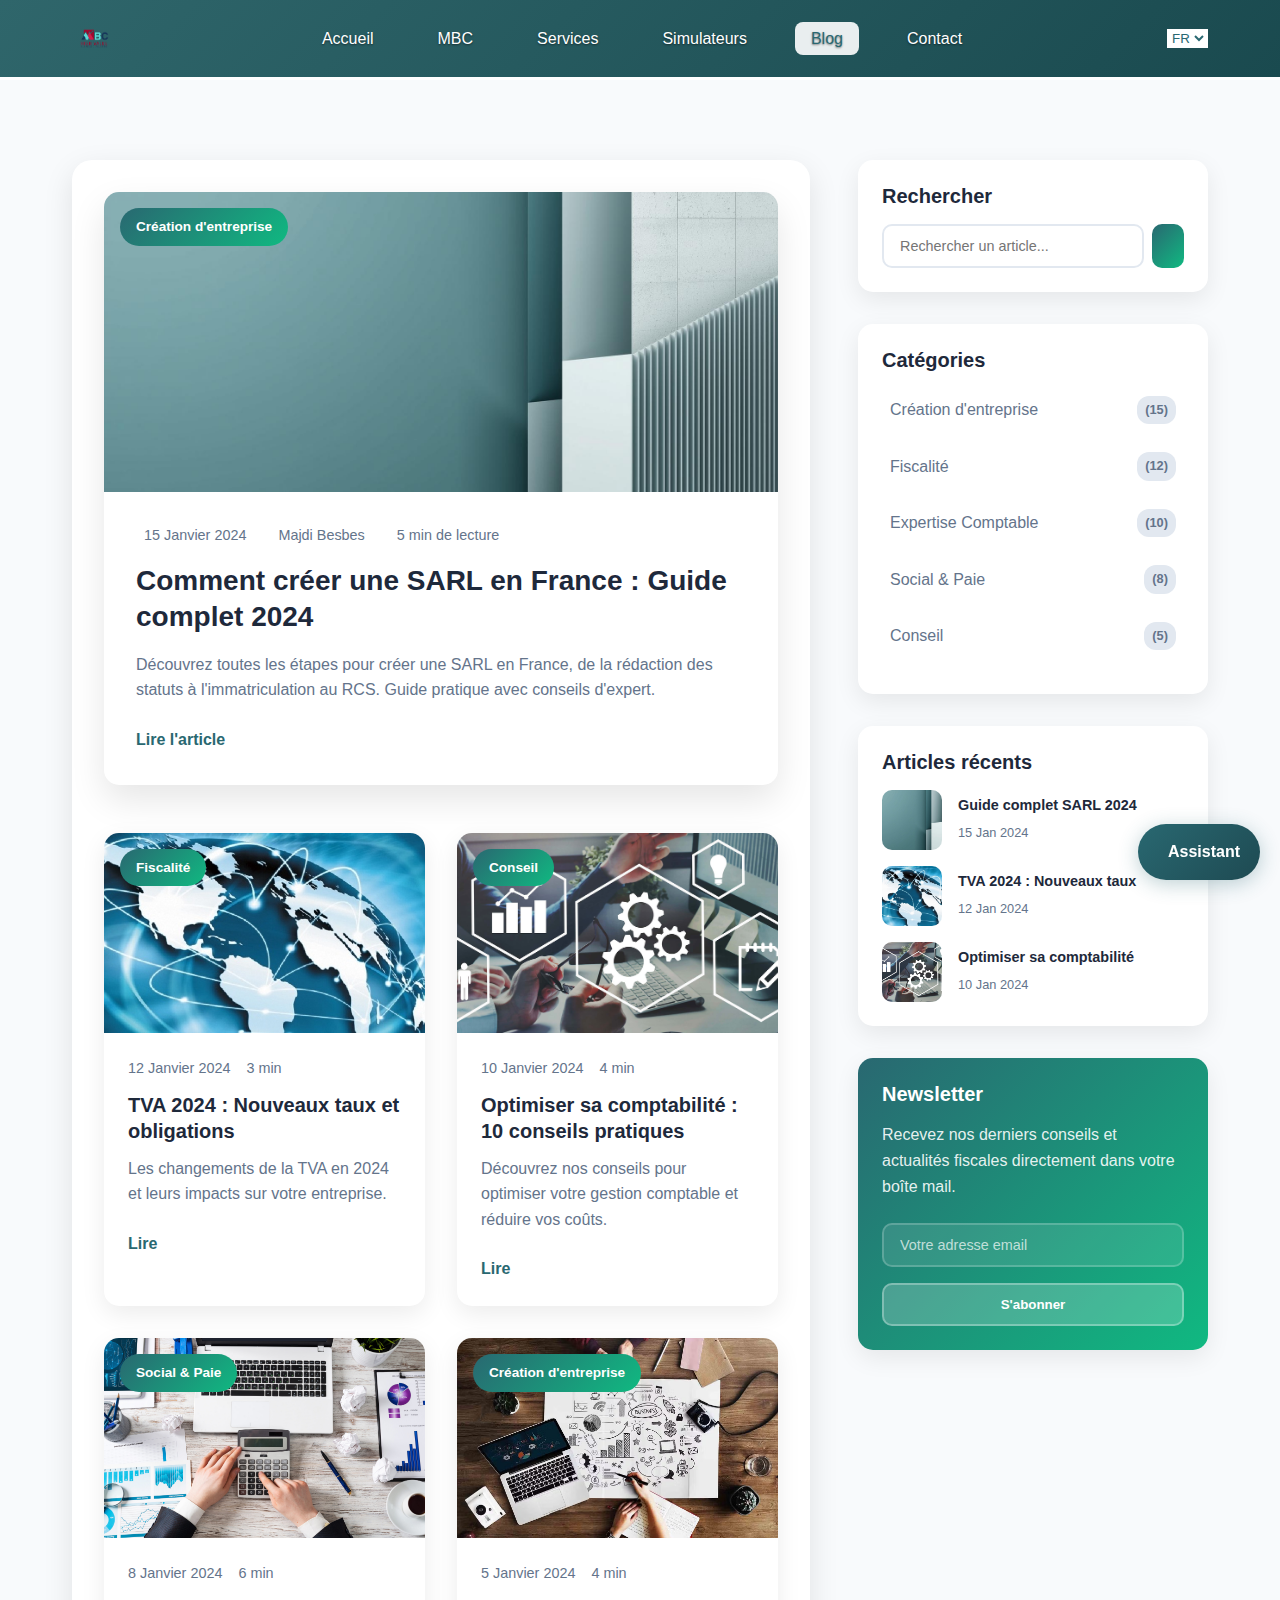
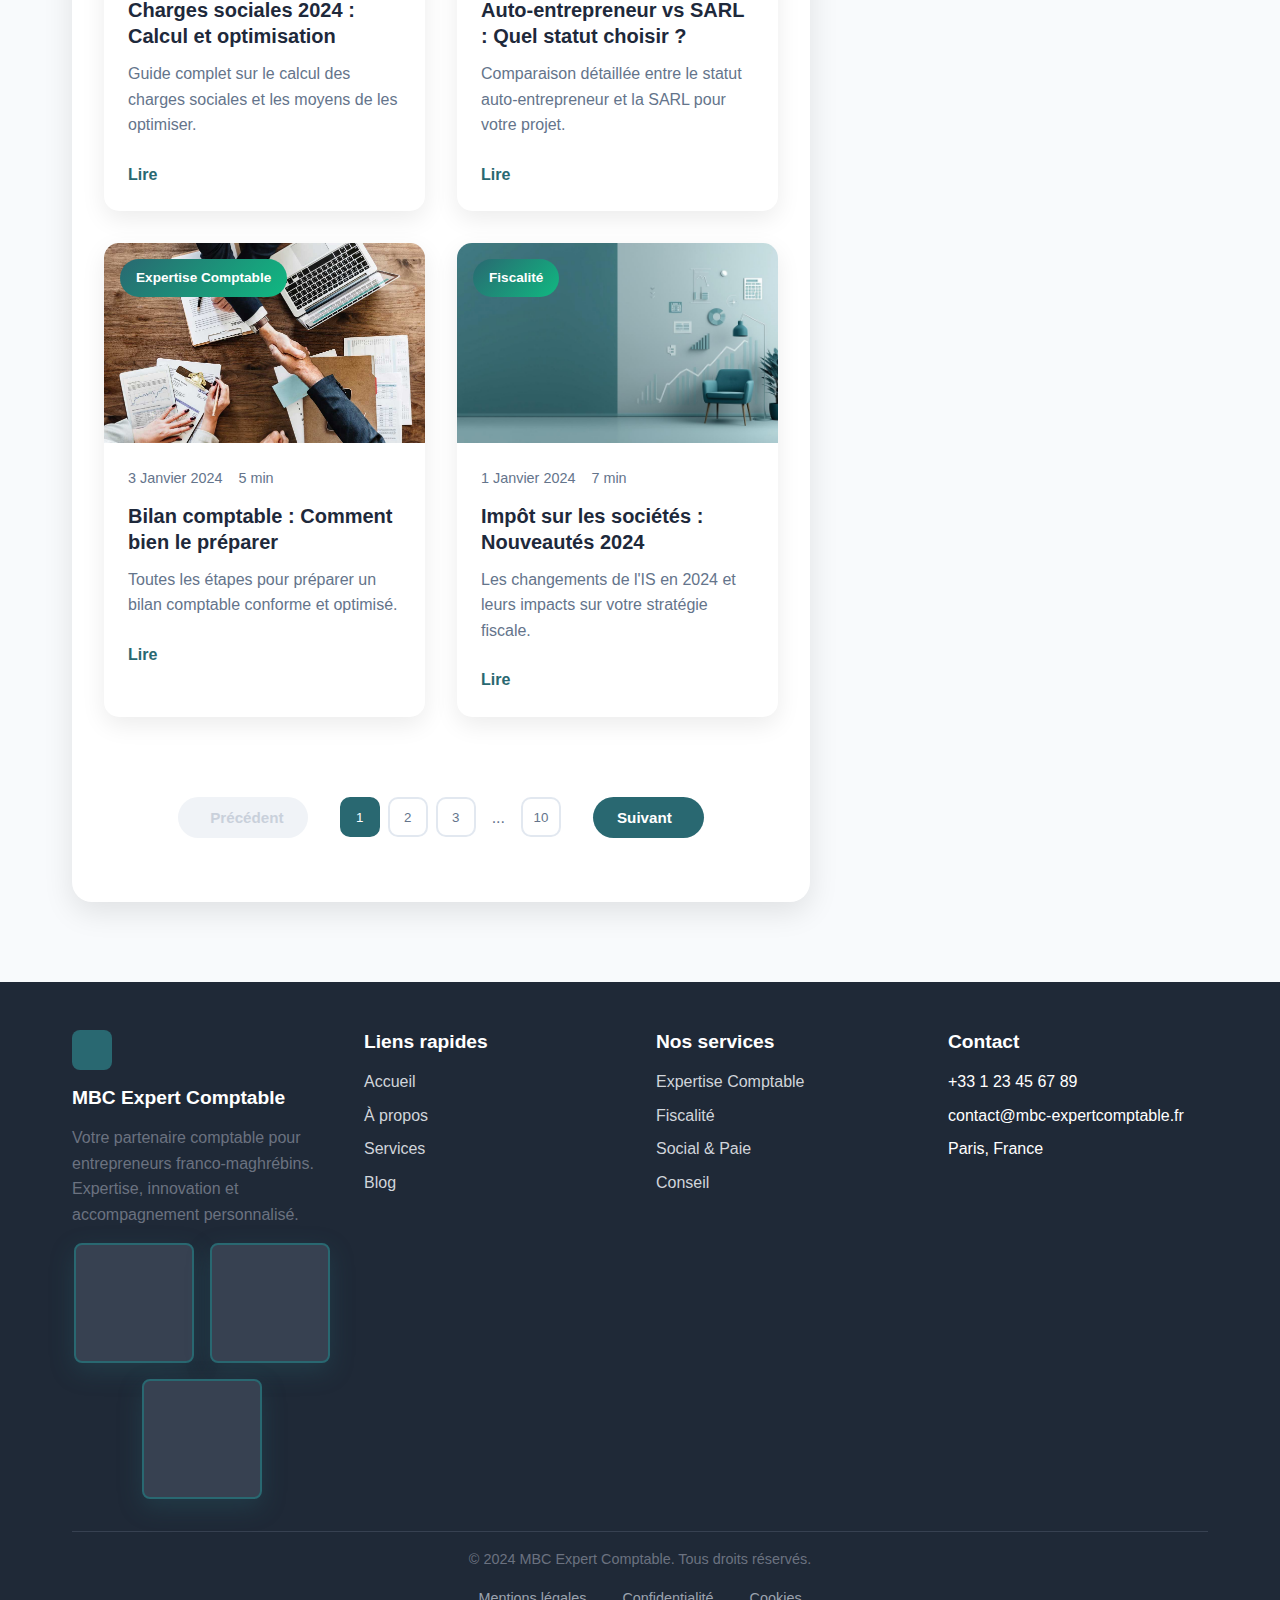
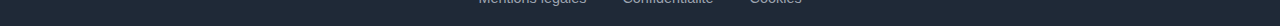
<file: blog.html>
<!DOCTYPE html>
<html lang="fr">
<head>
    <meta charset="UTF-8">
    <meta name="viewport" content="width=device-width, initial-scale=1.0">
    <title>Blog - MBC High Value Business Consulting</title>
    <meta name="description" content="Découvrez nos articles sur l'expertise comptable, la création d'entreprise, la fiscalité et le conseil en gestion. Conseils d'experts pour entrepreneurs franco-maghrébins.">
    <meta name="keywords" content="blog comptable, expertise comptable, création entreprise, fiscalité, conseil gestion, entrepreneur, France">
    
    <!-- Open Graph -->
    <meta property="og:title" content="Blog - MBC High Value Business Consulting">
    <meta property="og:description" content="Articles d'experts sur l'expertise comptable et la création d'entreprise">
    <meta property="og:type" content="website">
    <meta property="og:url" content="https://mbc-expertcomptable.fr/blog">
    
    <!-- Twitter Card -->
    <meta name="twitter:card" content="summary_large_image">
    <meta name="twitter:title" content="Blog - MBC High Value Business Consulting">
    <meta name="twitter:description" content="Articles d'experts sur l'expertise comptable et la création d'entreprise">
    
    <!-- Canonical URL -->
    <link rel="canonical" href="https://mbc-expertcomptable.fr/blog">
    
    <!-- Favicon -->
    <link rel="icon" type="image/png" href="assets/mbc.png">
    
    <!-- Fonts -->
    <link href="https://fonts.googleapis.com/css2?family=Inter:wght@300;400;500;600;700;800&display=swap" rel="stylesheet">
    <link rel="stylesheet" href="https://cdnjs.cloudflare.com/ajax/libs/font-awesome/6.0.0/css/all.min.css">
    
    <!-- Styles -->
    <link rel="stylesheet" href="styles.css">
</head>
<body class="blog-page">
    <!-- Header -->
    <header class="header" role="banner">
        <div class="container">
            <div class="header-content">
                <!-- Logo -->
                <div class="logo">
                    <a href="index.html#accueil" aria-label="MBC Expert Comptable - Retour à l'accueil">
                        <img src="assets/mbc.png" alt="MBC Expert Comptable" loading="eager" class="logo-img">
                    </a>
                </div>

                <!-- Navigation -->
                <nav class="nav" role="navigation" aria-label="Navigation principale">
                    <ul class="nav-list">
                        <li><a href="index.html#accueil" class="nav-link">Accueil</a></li>
                        <li><a href="mbc.html" class="nav-link">MBC</a></li>
                        <li><a href="services.html" class="nav-link">Services</a></li>
                        <li><a href="#" class="nav-link simulators-link">Simulateurs</a></li>
                        <li><a href="blog.html" class="nav-link active" aria-current="page">Blog</a></li>
                        <li><a href="contact.html" class="nav-link">Contact</a></li>
                    </ul>
                </nav>

                <!-- Header Utils -->
                <div class="header-utils">
                    <select class="language-selector" aria-label="Sélectionner la langue">
                        <option value="fr">FR</option>
                        <option value="en">EN</option>
                        <option value="ar">AR</option>
                    </select>
                    <button class="mobile-menu-toggle" aria-label="Ouvrir le menu mobile">
                        <i class="fas fa-bars"></i>
                    </button>
                </div>
            </div>
        </div>
    </header>


    <!-- Blog Content -->
    <section class="blog-content">
        <div class="container">
            <div class="blog-layout">
                <!-- Main Content -->
                <main class="blog-main">
                    <!-- Featured Article -->
                    <article class="featured-article">
                        <div class="article-image">
                            <img src="assets/hero.jpg" alt="Création d'entreprise">
                            <div class="article-category">Création d'entreprise</div>
                        </div>
                        <div class="article-content">
                            <div class="article-meta">
                                <span class="article-date">
                                    <i class="fas fa-calendar"></i>
                                    15 Janvier 2024
                                </span>
                                <span class="article-author">
                                    <i class="fas fa-user"></i>
                                    Majdi Besbes
                                </span>
                                <span class="article-read-time">
                                    <i class="fas fa-clock"></i>
                                    5 min de lecture
                                </span>
                            </div>
                            <h2 class="article-title">Comment créer une SARL en France : Guide complet 2024</h2>
                            <p class="article-excerpt">Découvrez toutes les étapes pour créer une SARL en France, de la rédaction des statuts à l'immatriculation au RCS. Guide pratique avec conseils d'expert.</p>
                            <a href="#" class="article-link">Lire l'article <i class="fas fa-arrow-right"></i></a>
                        </div>
                    </article>

                    <!-- Articles Grid -->
                    <div class="articles-grid">
                        <article class="article-card">
                            <div class="article-image">
                                <img src="assets/fiscalité.jpg" alt="TVA">
                                <div class="article-category">Fiscalité</div>
                            </div>
                            <div class="article-content">
                                <div class="article-meta">
                                    <span class="article-date">12 Janvier 2024</span>
                                    <span class="article-read-time">3 min</span>
                                </div>
                                <h3 class="article-title">TVA 2024 : Nouveaux taux et obligations</h3>
                                <p class="article-excerpt">Les changements de la TVA en 2024 et leurs impacts sur votre entreprise.</p>
                                <a href="#" class="article-link">Lire <i class="fas fa-arrow-right"></i></a>
                            </div>
                        </article>

                        <article class="article-card">
                            <div class="article-image">
                                <img src="assets/conseille.png" alt="Conseil">
                                <div class="article-category">Conseil</div>
                            </div>
                            <div class="article-content">
                                <div class="article-meta">
                                    <span class="article-date">10 Janvier 2024</span>
                                    <span class="article-read-time">4 min</span>
                                </div>
                                <h3 class="article-title">Optimiser sa comptabilité : 10 conseils pratiques</h3>
                                <p class="article-excerpt">Découvrez nos conseils pour optimiser votre gestion comptable et réduire vos coûts.</p>
                                <a href="#" class="article-link">Lire <i class="fas fa-arrow-right"></i></a>
                            </div>
                        </article>

                        <article class="article-card">
                            <div class="article-image">
                                <img src="assets/fiscaletpai.jpeg" alt="Charges sociales">
                                <div class="article-category">Social & Paie</div>
                            </div>
                            <div class="article-content">
                                <div class="article-meta">
                                    <span class="article-date">8 Janvier 2024</span>
                                    <span class="article-read-time">6 min</span>
                                </div>
                                <h3 class="article-title">Charges sociales 2024 : Calcul et optimisation</h3>
                                <p class="article-excerpt">Guide complet sur le calcul des charges sociales et les moyens de les optimiser.</p>
                                <a href="#" class="article-link">Lire <i class="fas fa-arrow-right"></i></a>
                            </div>
                        </article>

                        <article class="article-card">
                            <div class="article-image">
                                <img src="assets/creation.avif" alt="Auto-entrepreneur">
                                <div class="article-category">Création d'entreprise</div>
                            </div>
                            <div class="article-content">
                                <div class="article-meta">
                                    <span class="article-date">5 Janvier 2024</span>
                                    <span class="article-read-time">4 min</span>
                                </div>
                                <h3 class="article-title">Auto-entrepreneur vs SARL : Quel statut choisir ?</h3>
                                <p class="article-excerpt">Comparaison détaillée entre le statut auto-entrepreneur et la SARL pour votre projet.</p>
                                <a href="#" class="article-link">Lire <i class="fas fa-arrow-right"></i></a>
                            </div>
                        </article>

                        <article class="article-card">
                            <div class="article-image">
                                <img src="assets/expert.jpg" alt="Expertise comptable">
                                <div class="article-category">Expertise Comptable</div>
                            </div>
                            <div class="article-content">
                                <div class="article-meta">
                                    <span class="article-date">3 Janvier 2024</span>
                                    <span class="article-read-time">5 min</span>
                                </div>
                                <h3 class="article-title">Bilan comptable : Comment bien le préparer</h3>
                                <p class="article-excerpt">Toutes les étapes pour préparer un bilan comptable conforme et optimisé.</p>
                                <a href="#" class="article-link">Lire <i class="fas fa-arrow-right"></i></a>
                            </div>
                        </article>

                        <article class="article-card">
                            <div class="article-image">
                                <img src="assets/hero2.jpg" alt="Fiscalité">
                                <div class="article-category">Fiscalité</div>
                            </div>
                            <div class="article-content">
                                <div class="article-meta">
                                    <span class="article-date">1 Janvier 2024</span>
                                    <span class="article-read-time">7 min</span>
                                </div>
                                <h3 class="article-title">Impôt sur les sociétés : Nouveautés 2024</h3>
                                <p class="article-excerpt">Les changements de l'IS en 2024 et leurs impacts sur votre stratégie fiscale.</p>
                                <a href="#" class="article-link">Lire <i class="fas fa-arrow-right"></i></a>
                            </div>
                        </article>
                    </div>

                    <!-- Pagination -->
                    <div class="pagination">
                        <button class="pagination-btn disabled">
                            <i class="fas fa-chevron-left"></i>
                            Précédent
                        </button>
                        <div class="pagination-numbers">
                            <button class="pagination-number active">1</button>
                            <button class="pagination-number">2</button>
                            <button class="pagination-number">3</button>
                            <span class="pagination-dots">...</span>
                            <button class="pagination-number">10</button>
                        </div>
                        <button class="pagination-btn">
                            Suivant
                            <i class="fas fa-chevron-right"></i>
                        </button>
                    </div>
                </main>

                <!-- Sidebar -->
                <aside class="blog-sidebar">
                    <!-- Search -->
                    <div class="sidebar-widget">
                        <h3 class="widget-title">Rechercher</h3>
                        <div class="search-form">
                            <input type="text" placeholder="Rechercher un article..." class="search-input">
                            <button class="search-btn">
                                <i class="fas fa-search"></i>
                            </button>
                        </div>
                    </div>

                    <!-- Categories -->
                    <div class="sidebar-widget">
                        <h3 class="widget-title">Catégories</h3>
                        <ul class="category-list">
                            <li><a href="#" class="category-link">Création d'entreprise <span class="category-count">(15)</span></a></li>
                            <li><a href="#" class="category-link">Fiscalité <span class="category-count">(12)</span></a></li>
                            <li><a href="#" class="category-link">Expertise Comptable <span class="category-count">(10)</span></a></li>
                            <li><a href="#" class="category-link">Social & Paie <span class="category-count">(8)</span></a></li>
                            <li><a href="#" class="category-link">Conseil <span class="category-count">(5)</span></a></li>
                        </ul>
                    </div>

                    <!-- Recent Articles -->
                    <div class="sidebar-widget">
                        <h3 class="widget-title">Articles récents</h3>
                        <div class="recent-articles">
                            <article class="recent-article">
                                <div class="recent-article-image">
                                    <img src="assets/hero.jpg" alt="Article récent">
                                </div>
                                <div class="recent-article-content">
                                    <h4 class="recent-article-title">Guide complet SARL 2024</h4>
                                    <span class="recent-article-date">15 Jan 2024</span>
                                </div>
                            </article>
                            <article class="recent-article">
                                <div class="recent-article-image">
                                    <img src="assets/fiscalité.jpg" alt="Article récent">
                                </div>
                                <div class="recent-article-content">
                                    <h4 class="recent-article-title">TVA 2024 : Nouveaux taux</h4>
                                    <span class="recent-article-date">12 Jan 2024</span>
                                </div>
                            </article>
                            <article class="recent-article">
                                <div class="recent-article-image">
                                    <img src="assets/conseille.png" alt="Article récent">
                                </div>
                                <div class="recent-article-content">
                                    <h4 class="recent-article-title">Optimiser sa comptabilité</h4>
                                    <span class="recent-article-date">10 Jan 2024</span>
                                </div>
                            </article>
                        </div>
                    </div>

                    <!-- Newsletter -->
                    <div class="sidebar-widget newsletter-widget">
                        <h3 class="widget-title">Newsletter</h3>
                        <p class="newsletter-text">Recevez nos derniers conseils et actualités fiscales directement dans votre boîte mail.</p>
                        <form class="newsletter-form">
                            <input type="email" placeholder="Votre adresse email" class="newsletter-input" required>
                            <button type="submit" class="newsletter-btn">S'abonner</button>
                        </form>
                    </div>
                </aside>
            </div>
        </div>
    </section>



    <!-- Footer -->
    <footer class="footer" role="contentinfo">
        <div class="container">
            <div class="footer-content">
                <div class="footer-section">
                    <div class="footer-icon">
                        <i class="fas fa-building" aria-hidden="true"></i>
                    </div>
                    <h3>MBC Expert Comptable</h3>
                    <p>Votre partenaire comptable pour entrepreneurs franco-maghrébins. Expertise, innovation et accompagnement personnalisé.</p>
                    <div class="social-links">
                        <a href="#" class="social-link" aria-label="LinkedIn"><i class="fab fa-linkedin"></i></a>
                        <a href="#" class="social-link" aria-label="Facebook"><i class="fab fa-facebook"></i></a>
                        <a href="#" class="social-link" aria-label="Twitter"><i class="fab fa-twitter"></i></a>
                    </div>
                </div>
                <div class="footer-section">
                    <h3>Liens rapides</h3>
                    <ul>
                        <li><a href="index.html">Accueil</a></li>
                        <li><a href="mbc.html">À propos</a></li>
                        <li><a href="services.html">Services</a></li>
                        <li><a href="blog.html">Blog</a></li>
                    </ul>
                </div>
                <div class="footer-section">
                    <h3>Nos services</h3>
                    <ul>
                        <li><a href="index.html#expertise">Expertise Comptable</a></li>
                        <li><a href="index.html#fiscalite">Fiscalité</a></li>
                        <li><a href="index.html#social">Social & Paie</a></li>
                        <li><a href="index.html#conseil">Conseil</a></li>
                    </ul>
                </div>
                <div class="footer-section">
                    <h3>Contact</h3>
                    <ul>
                        <li><i class="fas fa-phone" aria-hidden="true"></i> +33 1 23 45 67 89</li>
                        <li><i class="fas fa-envelope" aria-hidden="true"></i> contact@mbc-expertcomptable.fr</li>
                        <li><i class="fas fa-map-marker-alt" aria-hidden="true"></i> Paris, France</li>
                    </ul>
                </div>
            </div>
            <div class="footer-bottom">
                <p>&copy; 2024 MBC Expert Comptable. Tous droits réservés.</p>
                <div>
                    <a href="#mentions">Mentions légales</a>
                    <a href="#confidentialite">Confidentialité</a>
                    <a href="#cookies">Cookies</a>
                </div>
            </div>
        </div>
    </footer>

    <!-- Simulators Modal -->
    <div id="simulatorsModal" class="modal">
        <div class="modal-content">
            <div class="modal-header">
                <h2>Simulateurs en ligne</h2>
                <p>Utilisez nos outils de simulation pour estimer rapidement vos charges, impôts et aides</p>
                <button class="modal-close" onclick="closeSimulatorsModal()">&times;</button>
            </div>
            
            <div class="modal-body">
                <!-- Navigation Tabs -->
                <div class="simulators-nav">
                    <button class="nav-tab active" data-tab="fiscalite">Fiscalité</button>
                    <button class="nav-tab" data-tab="charges">Charges sociales</button>
                    <button class="nav-tab" data-tab="epargne">Épargne & Retraite</button>
                    <button class="nav-tab" data-tab="aides">Aides</button>
                </div>
                
                <div class="simulators-content">
                    <div class="simulators-main">
                        <!-- Fiscalité Tab -->
                        <div class="tab-content active" id="fiscalite">
                            <div class="simulator-card">
                                <h3>Calculateur de TVA</h3>
                                <div class="simulator-form">
                                    <div class="form-group">
                                        <label for="tva-ht">Montant HT</label>
                                        <input type="number" id="tva-ht" placeholder="0.00" step="0.01">
                                    </div>
                                    <div class="form-group">
                                        <label for="tva-rate">Taux de TVA</label>
                                        <select id="tva-rate">
                                            <option value="20">20%</option>
                                            <option value="10">10%</option>
                                            <option value="5.5">5.5%</option>
                                            <option value="2.1">2.1%</option>
                                        </select>
                                    </div>
                                    <div class="form-group">
                                        <label for="tva-amount">Montant TVA</label>
                                        <input type="text" id="tva-amount" readonly>
                                    </div>
                                    <div class="form-group">
                                        <label for="tva-ttc">Montant TTC</label>
                                        <input type="text" id="tva-ttc" readonly>
                                    </div>
                                    <div class="simulator-actions">
                                        <button class="btn btn-secondary">
                                            <i class="fas fa-save"></i> Sauvegarder / Charger
                                        </button>
                                        <button class="btn btn-primary">
                                            <i class="fas fa-file-pdf"></i> Exporter en PDF
                                        </button>
                                    </div>
                                </div>
                            </div>
                        </div>
                        
                        <!-- Other tabs -->
                        <div class="tab-content" id="charges">
                            <div class="simulator-card">
                                <h3>Simulateur de charges sociales</h3>
                                <p>Fonctionnalité en cours de développement...</p>
                            </div>
                        </div>
                        
                        <div class="tab-content" id="epargne">
                            <div class="simulator-card">
                                <h3>Simulateur d'épargne & retraite</h3>
                                <p>Fonctionnalité en cours de développement...</p>
                            </div>
                        </div>
                        
                        <div class="tab-content" id="aides">
                            <div class="simulator-card">
                                <h3>Simulateur d'aides</h3>
                                <p>Fonctionnalité en cours de développement...</p>
                            </div>
                        </div>
                    </div>
                </div>
            </div>
        </div>
    </div>

    <!-- Scripts -->
    <script src="script.js"></script>
    <script>
        // Add event listener for simulators link
        document.addEventListener('DOMContentLoaded', function() {
            const simulatorsLink = document.querySelector('.simulators-link');
            if (simulatorsLink) {
                simulatorsLink.addEventListener('click', function(e) {
                    e.preventDefault();
                    openSimulatorsModal();
                });
            }
        });
    </script>
    <script src="script.js"></script>
    <script src="chatbot.js"></script>
</body>
</html>
</file>
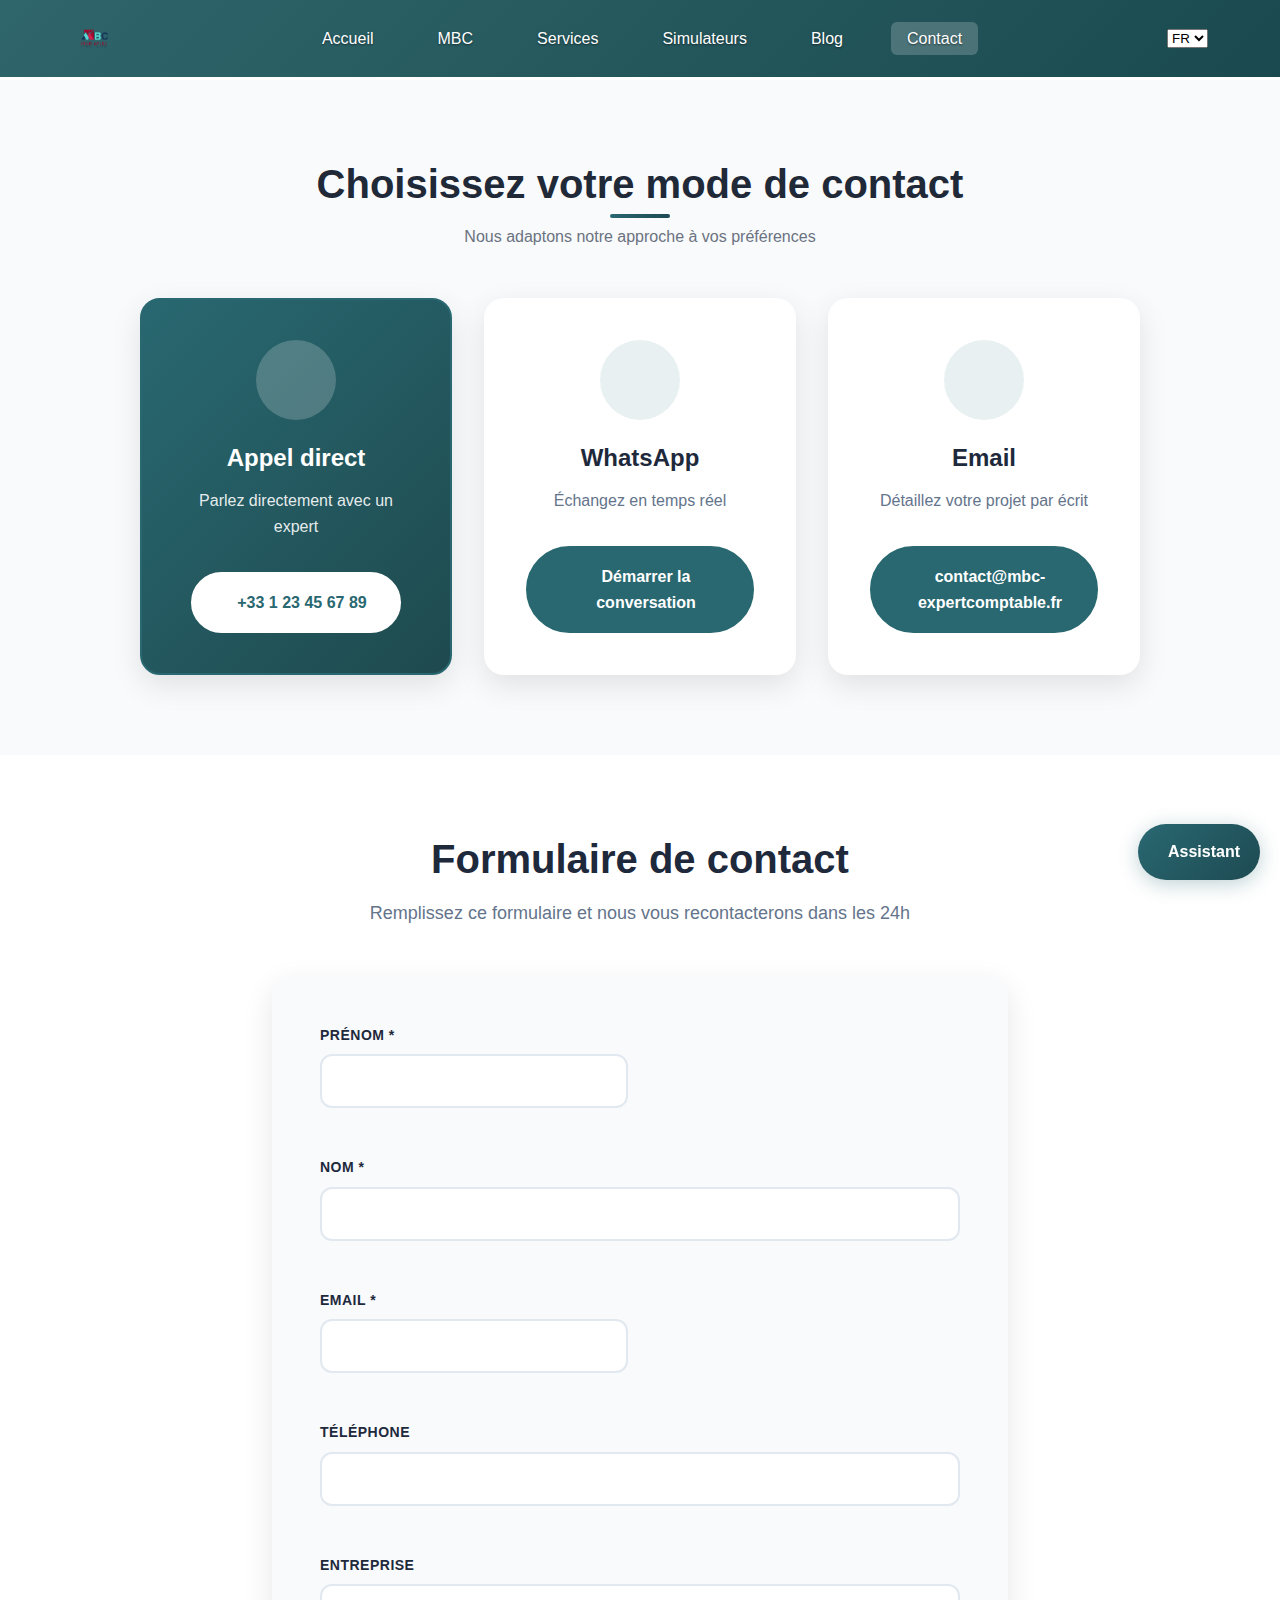
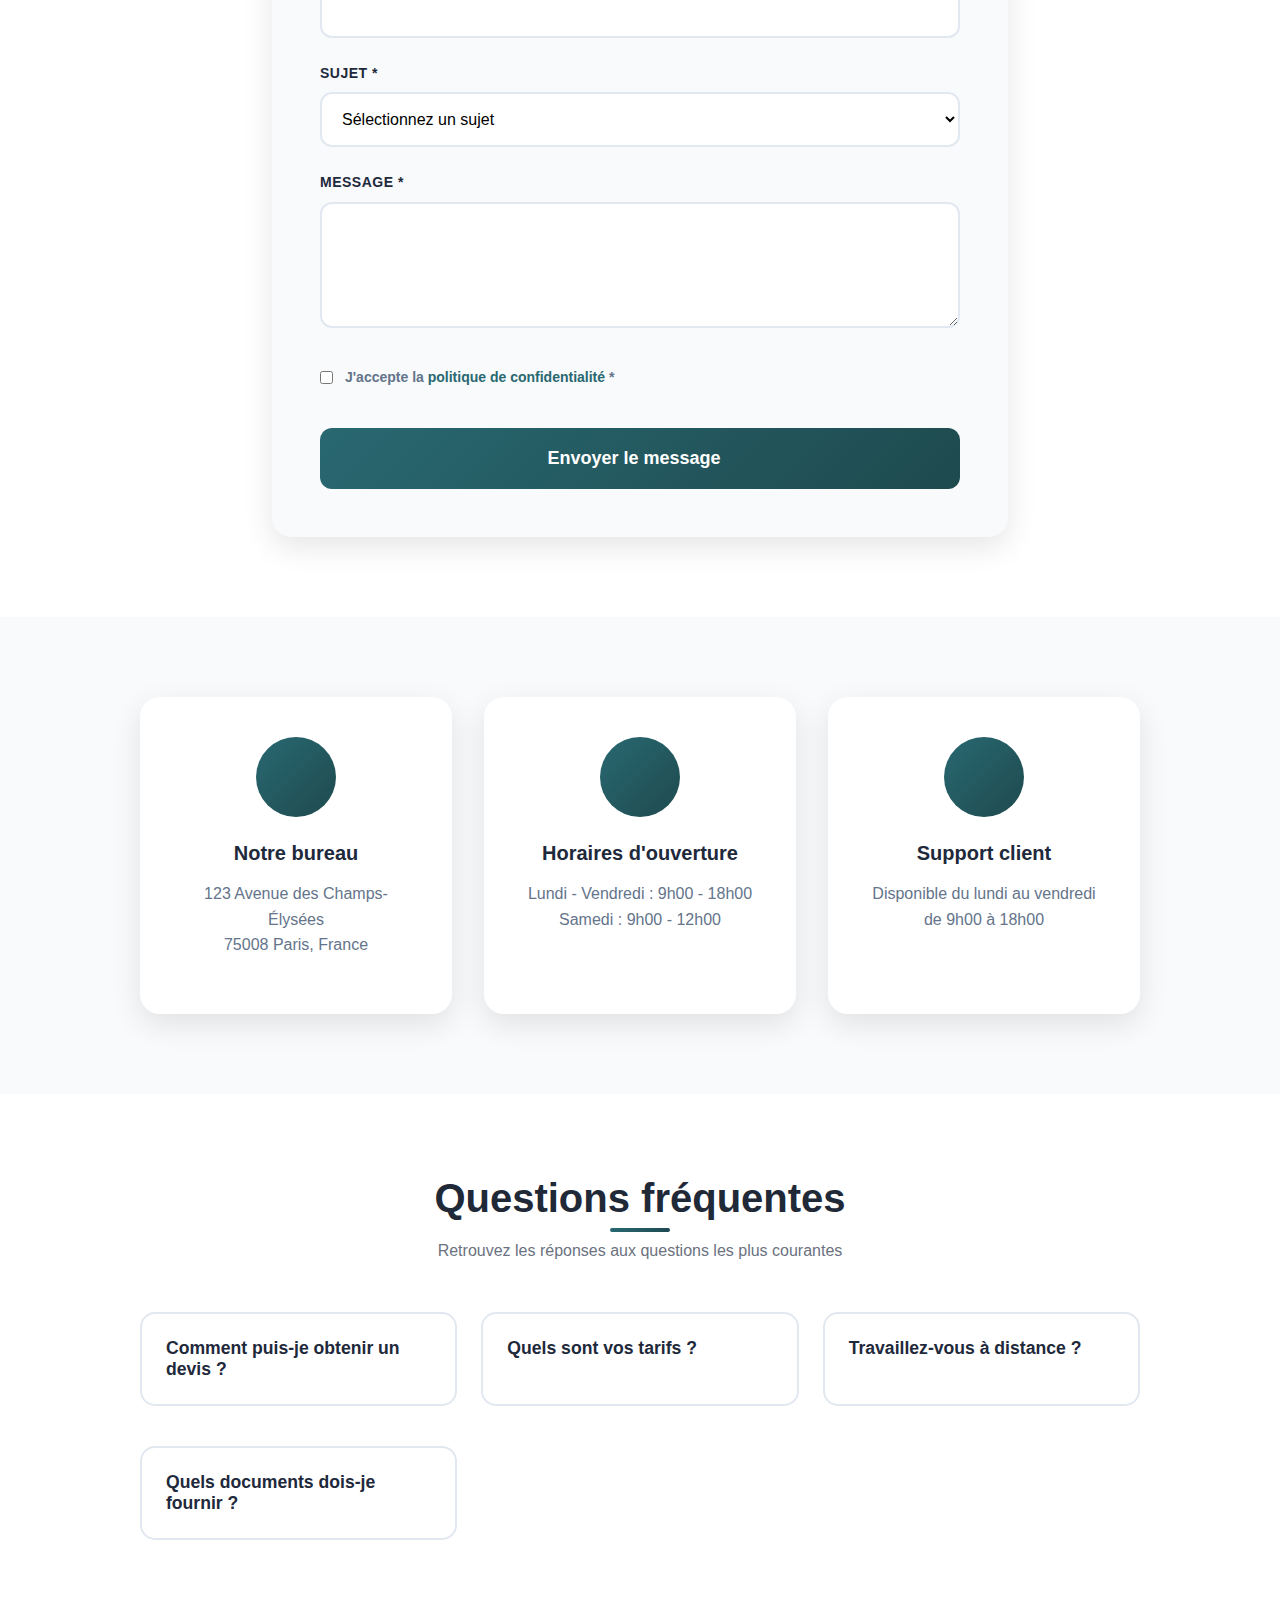
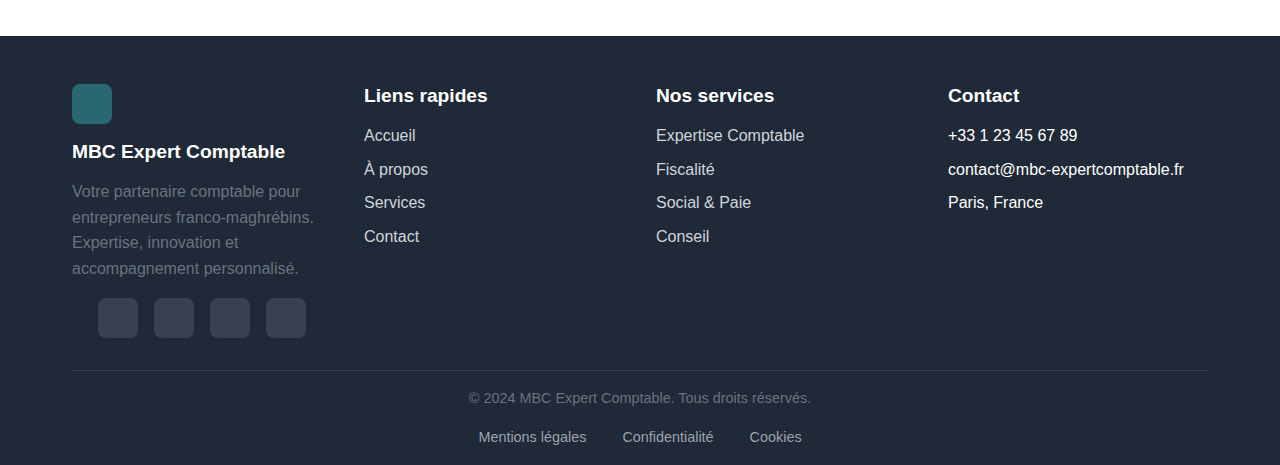
<file: contact.html>
<!DOCTYPE html>
<html lang="fr">
<head>
    <meta charset="UTF-8">
    <meta name="viewport" content="width=device-width, initial-scale=1.0">
    <title>Contact - MBC Expert Comptable</title>
    <meta name="description" content="Contactez MBC Expert Comptable pour vos besoins en expertise comptable, fiscalité, social & paie. Devis gratuit et conseil personnalisé.">
    <link rel="stylesheet" href="styles.css">
    <link rel="stylesheet" href="https://cdnjs.cloudflare.com/ajax/libs/font-awesome/6.0.0/css/all.min.css">
    <link rel="preconnect" href="https://fonts.googleapis.com">
    <link rel="preconnect" href="https://fonts.gstatic.com" crossorigin>
    <link href="https://fonts.googleapis.com/css2?family=Inter:wght@300;400;500;600;700;800&display=swap" rel="stylesheet">
</head>
<body class="contact-page">
    <!-- Header -->
    <header class="header" role="banner">
        <div class="container">
            <div class="header-content">
                <!-- Logo -->
                <div class="logo">
                    <a href="index.html#accueil" aria-label="MBC Expert Comptable - Retour à l'accueil">
                        <img src="assets/mbc.png" alt="MBC Expert Comptable" loading="eager" class="logo-img">
                    </a>
                </div>

                <!-- Navigation -->
                <nav class="nav" role="navigation" aria-label="Navigation principale">
                    <ul class="nav-list">
                        <li><a href="index.html#accueil" class="nav-link">Accueil</a></li>
                        <li><a href="mbc.html" class="nav-link">MBC</a></li>
                        <li><a href="services.html" class="nav-link">Services</a></li>
                        <li><a href="#" class="nav-link simulators-link">Simulateurs</a></li>
                        <li><a href="blog.html" class="nav-link">Blog</a></li>
                        <li><a href="contact.html" class="nav-link active" aria-current="page">Contact</a></li>
                    </ul>
                </nav>

                <!-- Header Utils -->
                <div class="header-utils">
                    <select class="language-selector" aria-label="Sélectionner la langue">
                        <option value="fr">FR</option>
                        <option value="en">EN</option>
                        <option value="ar">AR</option>
                    </select>
                    <button class="mobile-menu-toggle" aria-label="Ouvrir le menu mobile">
                        <i class="fas fa-bars"></i>
                    </button>
                </div>
            </div>
        </div>
    </header>


    <!-- Contact Methods -->
    <section class="contact-methods">
        <div class="container">
            <div class="section-header">
                <h2>Choisissez votre mode de contact</h2>
                <p>Nous adaptons notre approche à vos préférences</p>
            </div>

            <div class="methods-grid">
                <div class="method-card primary">
                    <div class="method-icon">
                        <i class="fas fa-phone"></i>
                    </div>
                    <h3>Appel direct</h3>
                    <p>Parlez directement avec un expert</p>
                    <a href="tel:+33123456789" class="method-btn">
                        <i class="fas fa-phone"></i>
                        +33 1 23 45 67 89
                    </a>
                </div>
                
                <div class="method-card">
                    <div class="method-icon">
                        <i class="fab fa-whatsapp"></i>
                    </div>
                    <h3>WhatsApp</h3>
                    <p>Échangez en temps réel</p>
                    <a href="https://wa.me/33676570097" target="_blank" class="method-btn">
                        <i class="fab fa-whatsapp"></i>
                        Démarrer la conversation
                    </a>
                </div>
                
                <div class="method-card">
                    <div class="method-icon">
                        <i class="fas fa-envelope"></i>
                    </div>
                    <h3>Email</h3>
                    <p>Détaillez votre projet par écrit</p>
                    <a href="mailto:contact@mbc-expertcomptable.fr" class="method-btn">
                        <i class="fas fa-envelope"></i>
                        contact@mbc-expertcomptable.fr
                    </a>
                </div>
            </div>
        </div>
    </section>

    <!-- Contact Form Section -->
    <section class="contact-form-section">
        <div class="container">
            <div class="form-container">
                <div class="form-header">
                    <h2>Formulaire de contact</h2>
                    <p>Remplissez ce formulaire et nous vous recontacterons dans les 24h</p>
                </div>
                
                <form id="contactForm" class="modern-form">
                        <div class="form-row">
                        <div class="form-group">
                            <label for="firstName">Prénom *</label>
                            <input type="text" id="firstName" name="firstName" required>
                        </div>
                        <div class="form-group">
                            <label for="lastName">Nom *</label>
                            <input type="text" id="lastName" name="lastName" required>
                        </div>
                    </div>
                    
                        <div class="form-row">
                        <div class="form-group">
                            <label for="email">Email *</label>
                            <input type="email" id="email" name="email" required>
                        </div>
                        <div class="form-group">
                            <label for="phone">Téléphone</label>
                            <input type="tel" id="phone" name="phone">
                        </div>
                    </div>
                    
                    <div class="form-group">
                        <label for="company">Entreprise</label>
                        <input type="text" id="company" name="company">
                    </div>
                    
                    <div class="form-group">
                        <label for="subject">Sujet *</label>
                        <select id="subject" name="subject" required>
                            <option value="">Sélectionnez un sujet</option>
                            <option value="expertise-comptable">Expertise Comptable</option>
                            <option value="fiscalite">Fiscalité</option>
                            <option value="social-paie">Social & Paie</option>
                            <option value="conseil">Conseil</option>
                            <option value="creation-entreprise">Création d'entreprise</option>
                            <option value="devis">Demande de devis</option>
                            <option value="autre">Autre</option>
                        </select>
                </div>
                    
                    <div class="form-group">
                        <label for="message">Message *</label>
                        <textarea id="message" name="message" rows="5" required placeholder="Décrivez votre projet ou votre question..."></textarea>
                    </div>
                    
                    <div class="form-group checkbox-group">
                        <input type="checkbox" id="privacy" required>
                        <label for="privacy">J'accepte la <a href="#">politique de confidentialité</a> *</label>
                    </div>
                    
                    <button type="submit" class="submit-btn">
                        <span>Envoyer le message</span>
                        <i class="fas fa-paper-plane"></i>
                    </button>
                </form>
            </div>
                        </div>
    </section>

    <!-- Contact Info -->
    <section class="contact-info-section">
        <div class="container">
            <div class="info-grid">
                <div class="info-card">
                    <div class="info-icon">
                        <i class="fas fa-map-marker-alt"></i>
                    </div>
                    <h3>Notre bureau</h3>
                    <p>123 Avenue des Champs-Élysées<br>75008 Paris, France</p>
                    </div>
                    
                <div class="info-card">
                    <div class="info-icon">
                        <i class="fas fa-clock"></i>
                    </div>
                    <h3>Horaires d'ouverture</h3>
                            <p>Lundi - Vendredi : 9h00 - 18h00<br>Samedi : 9h00 - 12h00</p>
                    </div>

                <div class="info-card">
                    <div class="info-icon">
                        <i class="fas fa-headset"></i>
                    </div>
                    <h3>Support client</h3>
                    <p>Disponible du lundi au vendredi<br>de 9h00 à 18h00</p>
                </div>
            </div>
        </div>
    </section>

    <!-- FAQ Section -->
    <section class="faq-section">
        <div class="container">
            <div class="section-header">
                <h2>Questions fréquentes</h2>
                <p>Retrouvez les réponses aux questions les plus courantes</p>
            </div>
            
            <div class="faq-grid">
                <div class="faq-item">
                    <div class="faq-question">
                        <h3>Comment puis-je obtenir un devis ?</h3>
                        <i class="fas fa-chevron-down"></i>
                    </div>
                    <div class="faq-answer">
                        <p>Vous pouvez demander un devis gratuit en remplissant notre formulaire de contact ou en nous appelant directement. Nous vous répondrons dans les 24h.</p>
                    </div>
                </div>
                
                <div class="faq-item">
                    <div class="faq-question">
                        <h3>Quels sont vos tarifs ?</h3>
                        <i class="fas fa-chevron-down"></i>
                    </div>
                    <div class="faq-answer">
                        <p>Nos tarifs varient selon la taille de votre entreprise et les services requis. Contactez-nous pour un devis personnalisé adapté à vos besoins.</p>
                    </div>
                </div>
                
                <div class="faq-item">
                    <div class="faq-question">
                        <h3>Travaillez-vous à distance ?</h3>
                        <i class="fas fa-chevron-down"></i>
                    </div>
                    <div class="faq-answer">
                        <p>Oui, nous proposons des services à distance avec des rendez-vous en visioconférence et un espace client sécurisé pour l'échange de documents.</p>
                    </div>
                </div>
                
                <div class="faq-item">
                    <div class="faq-question">
                        <h3>Quels documents dois-je fournir ?</h3>
                        <i class="fas fa-chevron-down"></i>
                    </div>
                    <div class="faq-answer">
                        <p>Cela dépend de vos besoins. Nous vous fournirons une liste personnalisée lors de notre premier échange, adaptée à votre situation.</p>
                    </div>
                </div>
            </div>
        </div>
    </section>

    <!-- Footer -->
    <footer class="footer" role="contentinfo">
        <div class="container">
            <div class="footer-content">
                <div class="footer-section">
                    <div class="footer-icon">
                        <i class="fas fa-building" aria-hidden="true"></i>
                    </div>
                    <h3>MBC Expert Comptable</h3>
                    <p>Votre partenaire comptable pour entrepreneurs franco-maghrébins. Expertise, innovation et accompagnement personnalisé.</p>
                    <div class="social-links">
                        <a href="#" aria-label="Facebook"><i class="fab fa-facebook-f" aria-hidden="true"></i></a>
                        <a href="#" aria-label="LinkedIn"><i class="fab fa-linkedin-in" aria-hidden="true"></i></a>
                        <a href="#" aria-label="Twitter"><i class="fab fa-twitter" aria-hidden="true"></i></a>
                        <a href="#" aria-label="Instagram"><i class="fab fa-instagram" aria-hidden="true"></i></a>
                    </div>
                </div>
                <div class="footer-section">
                    <h3>Liens rapides</h3>
                    <ul>
                        <li><a href="index.html">Accueil</a></li>
                        <li><a href="mbc.html">À propos</a></li>
                        <li><a href="index.html#services">Services</a></li>
                        <li><a href="contact.html">Contact</a></li>
                    </ul>
                </div>
                <div class="footer-section">
                    <h3>Nos services</h3>
                    <ul>
                        <li><a href="index.html#expertise">Expertise Comptable</a></li>
                        <li><a href="index.html#fiscalite">Fiscalité</a></li>
                        <li><a href="index.html#social">Social & Paie</a></li>
                        <li><a href="index.html#conseil">Conseil</a></li>
                    </ul>
                </div>
                <div class="footer-section">
                    <h3>Contact</h3>
                    <ul>
                        <li><i class="fas fa-phone" aria-hidden="true"></i> +33 1 23 45 67 89</li>
                        <li><i class="fas fa-envelope" aria-hidden="true"></i> contact@mbc-expertcomptable.fr</li>
                        <li><i class="fas fa-map-marker-alt" aria-hidden="true"></i> Paris, France</li>
                    </ul>
                </div>
            </div>
            <div class="footer-bottom">
                    <p>&copy; 2024 MBC Expert Comptable. Tous droits réservés.</p>
                <div>
                    <a href="#mentions">Mentions légales</a>
                    <a href="#confidentialite">Confidentialité</a>
                    <a href="#cookies">Cookies</a>
                </div>
            </div>
        </div>
    </footer>



    <script src="script.js"></script>
    <script>
        // FAQ Accordion
        document.addEventListener('DOMContentLoaded', function() {
            const faqItems = document.querySelectorAll('.faq-item');
            
            faqItems.forEach(item => {
                const question = item.querySelector('.faq-question');
                
                question.addEventListener('click', () => {
                    const isActive = item.classList.contains('active');
                    
                    // Close all other items
                    faqItems.forEach(otherItem => {
                        otherItem.classList.remove('active');
                    });
                    
                    // Toggle current item
                    if (!isActive) {
                        item.classList.add('active');
                    }
                });
            });
        });

        // Form submission
        document.getElementById('contactForm').addEventListener('submit', function(e) {
            e.preventDefault();
            alert('Merci pour votre message ! Nous vous contacterons bientôt.');
        });
    </script>

    <!-- Simulators Modal -->
    <div id="simulatorsModal" class="modal">
        <div class="modal-content">
            <div class="modal-header">
                <h2>Simulateurs en ligne</h2>
                <p>Utilisez nos outils de simulation pour estimer rapidement vos charges, impôts et aides</p>
                <button class="modal-close" onclick="closeSimulatorsModal()">&times;</button>
            </div>
            
            <div class="modal-body">
                <!-- Navigation Tabs -->
                <div class="simulators-nav">
                    <button class="nav-tab active" data-tab="fiscalite">Fiscalité</button>
                    <button class="nav-tab" data-tab="charges">Charges sociales</button>
                    <button class="nav-tab" data-tab="epargne">Épargne & Retraite</button>
                    <button class="nav-tab" data-tab="aides">Aides</button>
                </div>
                
                <div class="simulators-content">
                    <div class="simulators-main">
                        <!-- Fiscalité Tab -->
                        <div class="tab-content active" id="fiscalite">
                            <div class="simulator-card">
                                <h3>Calculateur de TVA</h3>
                                <div class="simulator-form">
                                    <div class="form-group">
                                        <label for="tva-ht">Montant HT</label>
                                        <input type="number" id="tva-ht" placeholder="0.00" step="0.01">
                                    </div>
                                    <div class="form-group">
                                        <label for="tva-rate">Taux de TVA</label>
                                        <select id="tva-rate">
                                            <option value="20">20%</option>
                                            <option value="10">10%</option>
                                            <option value="5.5">5.5%</option>
                                            <option value="2.1">2.1%</option>
                                        </select>
                                    </div>
                                    <div class="form-group">
                                        <label for="tva-amount">Montant TVA</label>
                                        <input type="text" id="tva-amount" readonly>
                                    </div>
                                    <div class="form-group">
                                        <label for="tva-ttc">Montant TTC</label>
                                        <input type="text" id="tva-ttc" readonly>
                                    </div>
                                    <div class="simulator-actions">
                                        <button class="btn btn-secondary">
                                            <i class="fas fa-save"></i> Sauvegarder / Charger
                                        </button>
                                        <button class="btn btn-primary">
                                            <i class="fas fa-file-pdf"></i> Exporter en PDF
                                        </button>
                                    </div>
                                </div>
                            </div>
                        </div>
                        
                        <!-- Other tabs -->
                        <div class="tab-content" id="charges">
                            <div class="simulator-card">
                                <h3>Simulateur de charges sociales</h3>
                                <p>Fonctionnalité en cours de développement...</p>
                            </div>
                        </div>
                        
                        <div class="tab-content" id="epargne">
                            <div class="simulator-card">
                                <h3>Simulateur d'épargne & retraite</h3>
                                <p>Fonctionnalité en cours de développement...</p>
                            </div>
                        </div>
                        
                        <div class="tab-content" id="aides">
                            <div class="simulator-card">
                                <h3>Simulateur d'aides</h3>
                                <p>Fonctionnalité en cours de développement...</p>
                            </div>
                        </div>
                    </div>
                </div>
            </div>
        </div>
    </div>

    <!-- Scripts -->
    <script src="script.js"></script>
    <script>
        // Add event listener for simulators link
        document.addEventListener('DOMContentLoaded', function() {
            const simulatorsLink = document.querySelector('.simulators-link');
            if (simulatorsLink) {
                simulatorsLink.addEventListener('click', function(e) {
                    e.preventDefault();
                    openSimulatorsModal();
                });
            }
        });
    </script>
    <script src="script.js"></script>
    <script src="chatbot.js"></script>
</body>
</html>
</file>
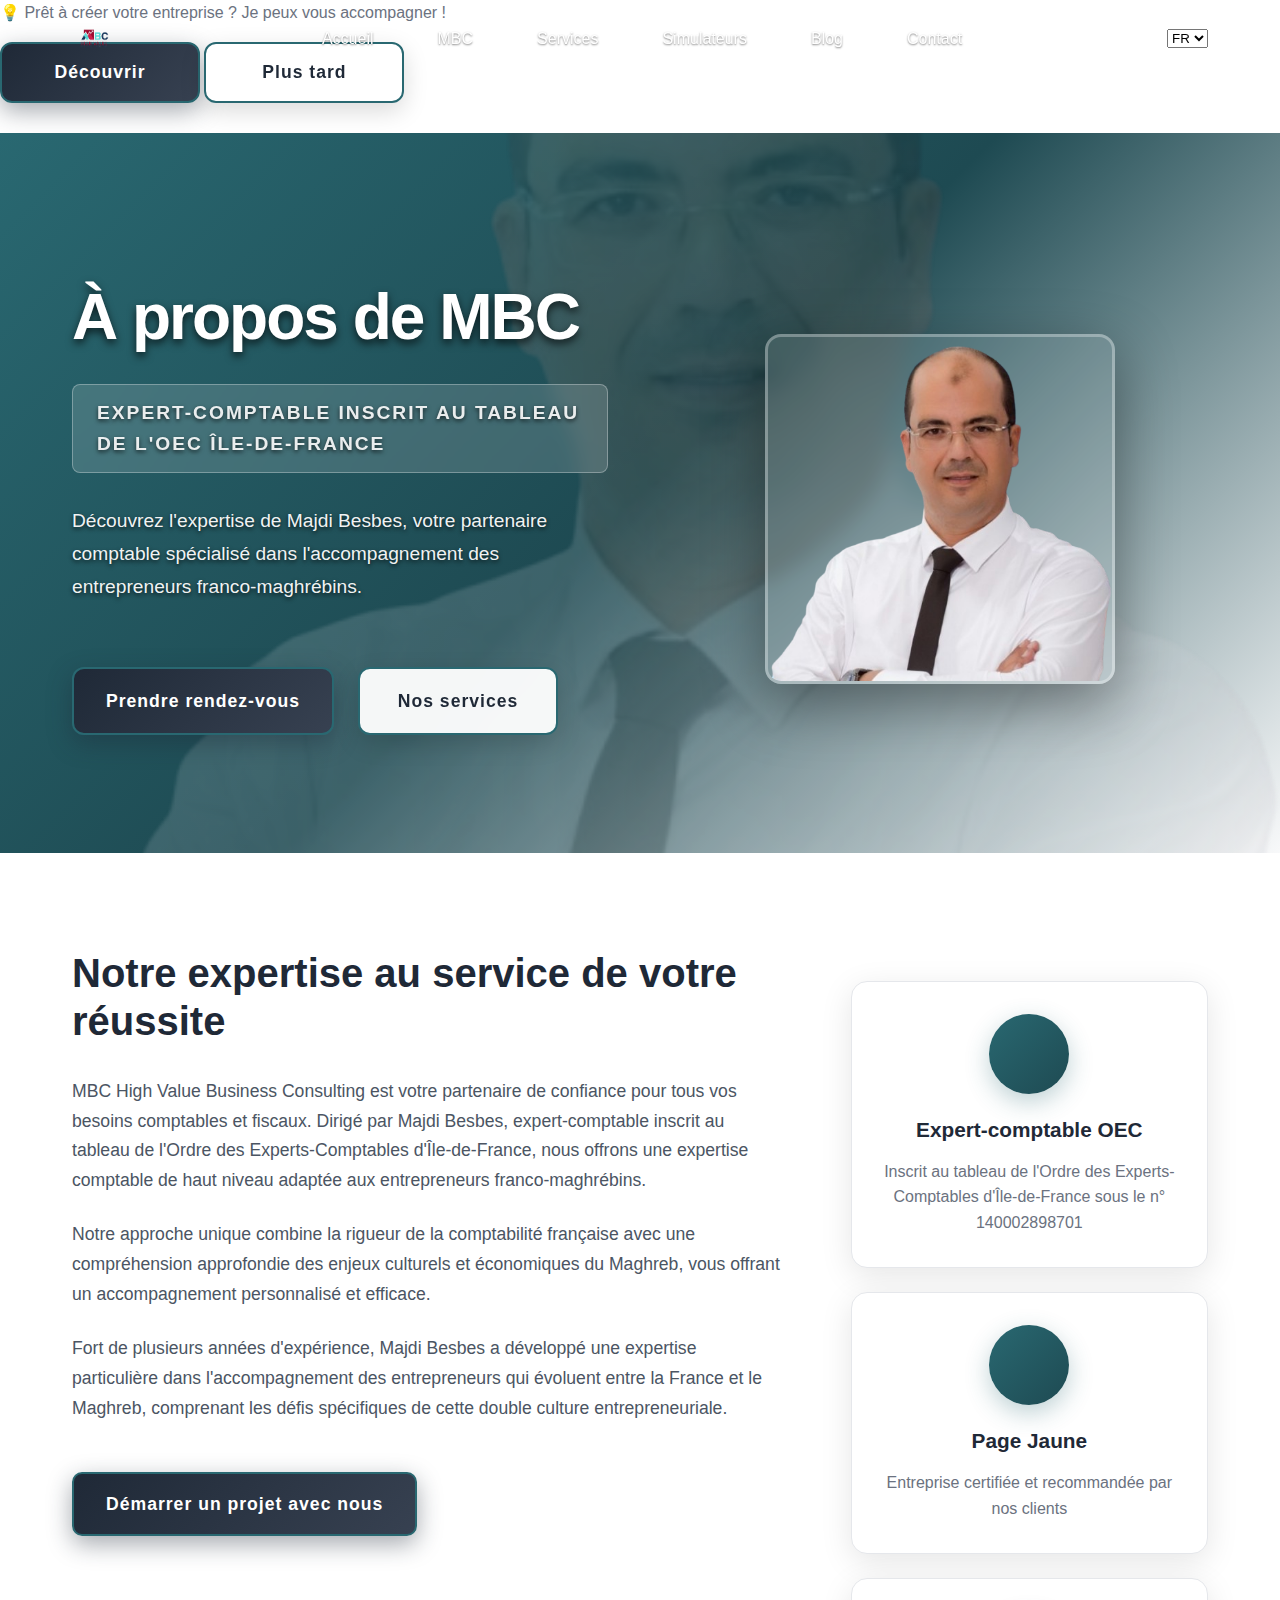
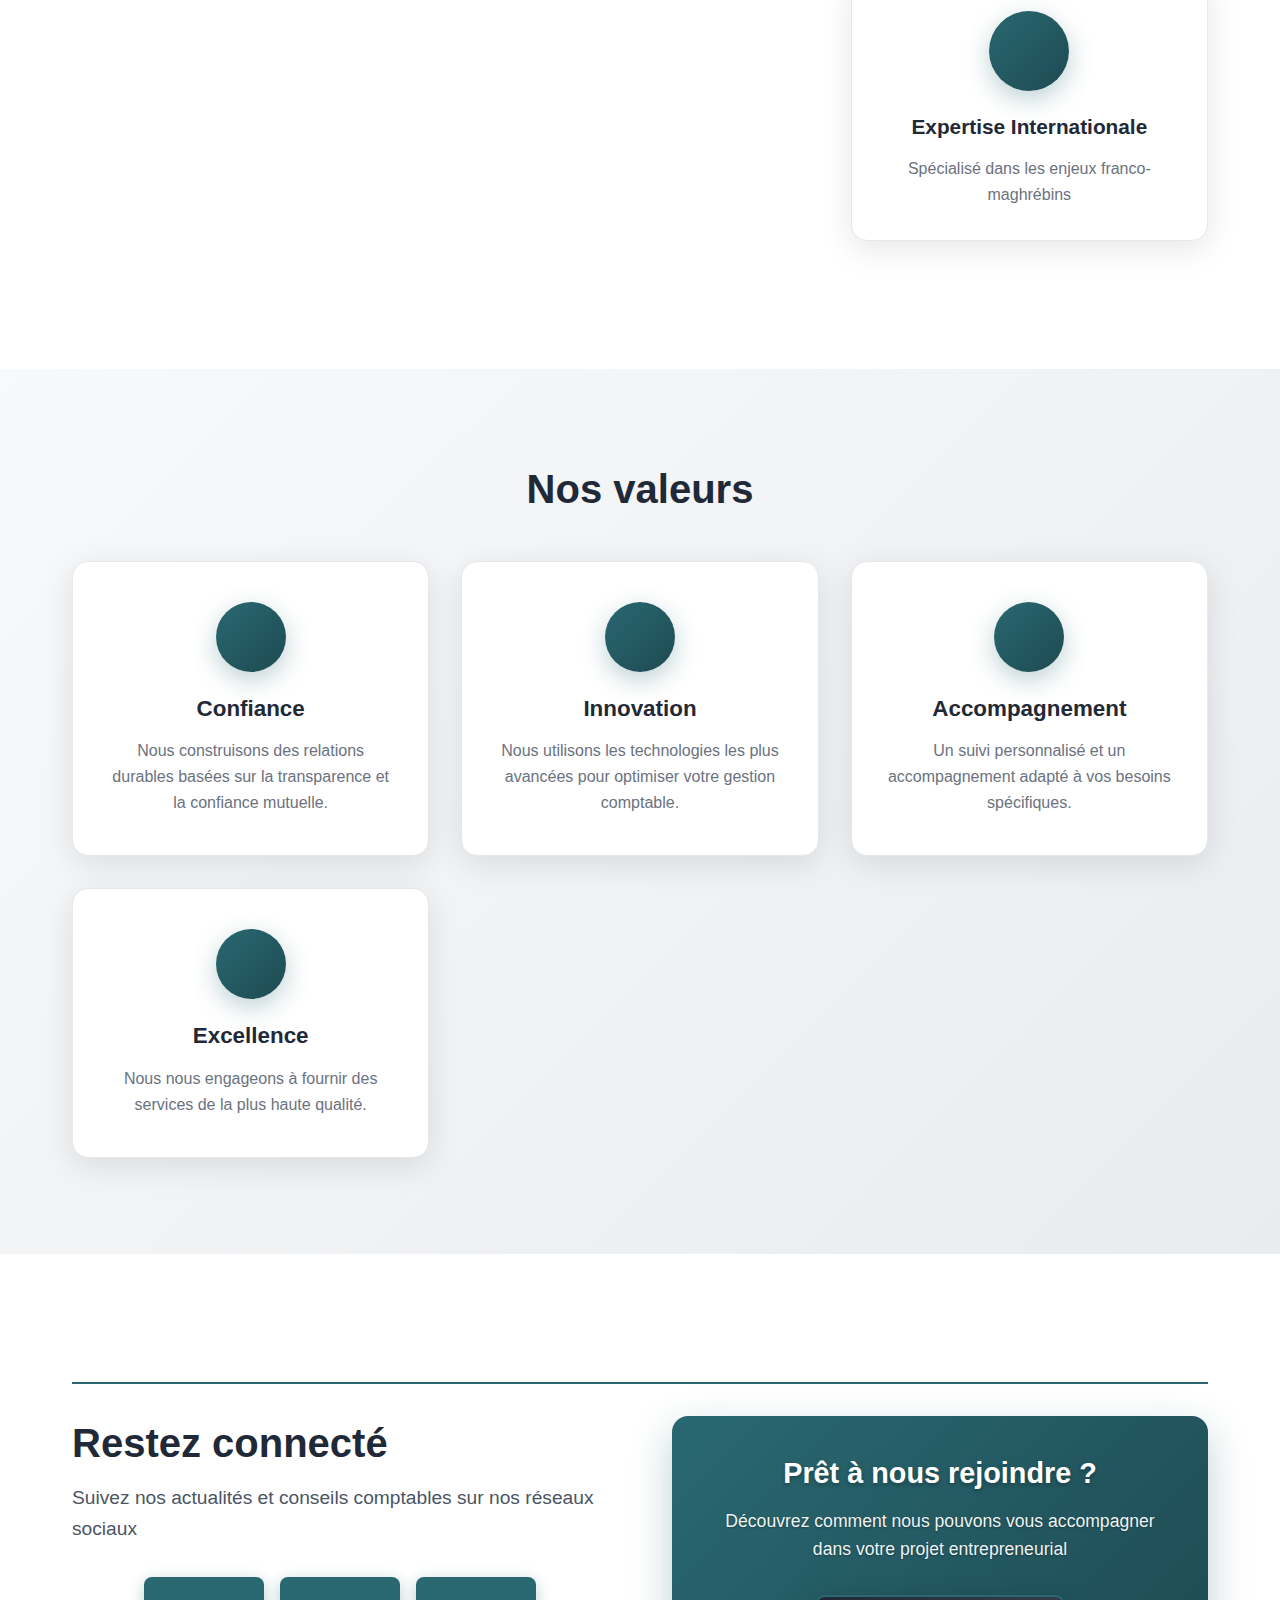
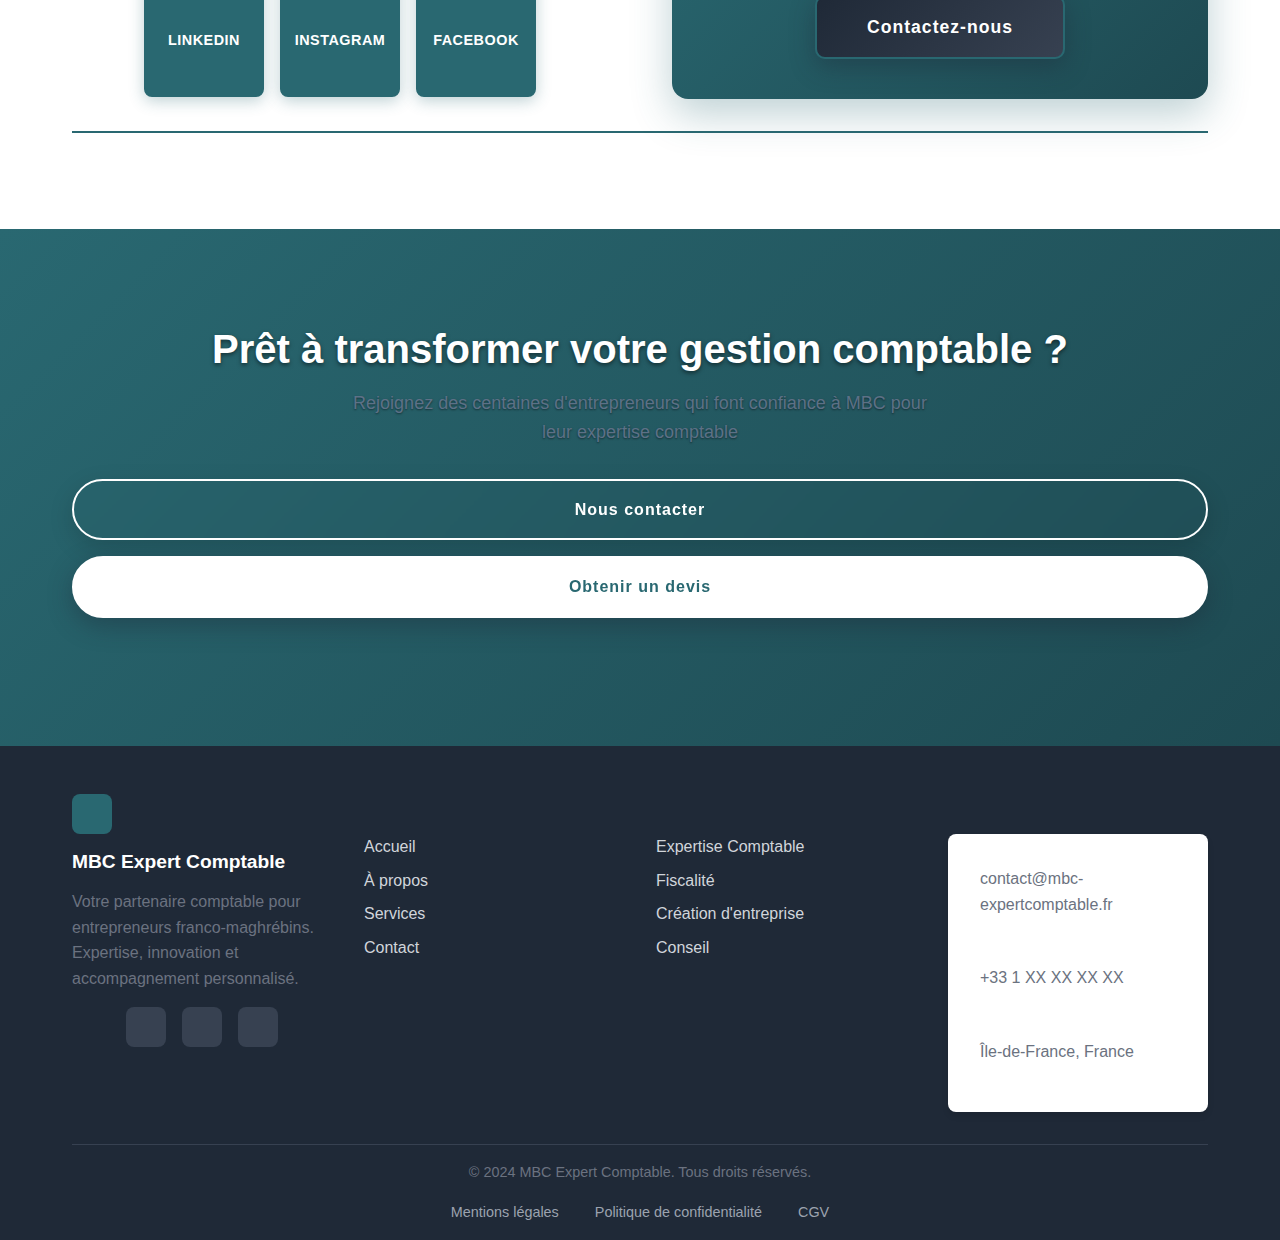
<file: mbc.html>
<!DOCTYPE html>
<html lang="fr">
<head>
    <meta charset="UTF-8">
    <meta name="viewport" content="width=device-width, initial-scale=1.0">
    <title>MBC - À propos de Majdi Besbes | Expert-Comptable</title>
    
    <!-- SEO Meta Tags -->
    <meta name="description" content="Découvrez Majdi Besbes, expert-comptable inscrit au tableau de l'OEC Île-de-France. Spécialisé dans l'accompagnement des entrepreneurs franco-maghrébins.">
    <meta name="keywords" content="Majdi Besbes, expert comptable, OEC, Île-de-France, franco-maghrébin, comptabilité">
    <meta name="author" content="MBC Expert Comptable">
    <meta name="robots" content="index, follow">
    
    <!-- Open Graph Meta Tags -->
    <meta property="og:title" content="MBC - À propos de Majdi Besbes | Expert-Comptable">
    <meta property="og:description" content="Découvrez Majdi Besbes, expert-comptable inscrit au tableau de l'OEC Île-de-France. Spécialisé dans l'accompagnement des entrepreneurs franco-maghrébins.">
    <meta property="og:type" content="website">
    <meta property="og:url" content="https://mbc-expertcomptable.fr/mbc.html">
    <meta property="og:image" content="https://mbc-expertcomptable.fr/assets/Majdi.png">
    
    <!-- Twitter Card Meta Tags -->
    <meta name="twitter:card" content="summary_large_image">
    <meta name="twitter:title" content="MBC - À propos de Majdi Besbes | Expert-Comptable">
    <meta name="twitter:description" content="Découvrez Majdi Besbes, expert-comptable inscrit au tableau de l'OEC Île-de-France. Spécialisé dans l'accompagnement des entrepreneurs franco-maghrébins.">
    <meta name="twitter:image" content="https://mbc-expertcomptable.fr/assets/Majdi.png">
    
    <!-- Preload Critical Resources -->
    <link rel="preload" href="styles.css" as="style">
    <link rel="preload" href="https://fonts.googleapis.com/css2?family=Inter:wght@400;500;600;700;800;900&display=swap" as="style">
    
    <!-- DNS Prefetch -->
    <link rel="dns-prefetch" href="//fonts.googleapis.com">
    <link rel="dns-prefetch" href="//cdnjs.cloudflare.com">
    
    <!-- Stylesheets -->
    <link rel="stylesheet" href="https://fonts.googleapis.com/css2?family=Inter:wght@400;500;600;700;800;900&display=swap">
    <link rel="stylesheet" href="https://cdnjs.cloudflare.com/ajax/libs/font-awesome/6.4.0/css/all.min.css">
    <link rel="stylesheet" href="styles.css">
    
    <!-- Favicon -->
    <link rel="icon" type="image/x-icon" href="assets/favicon.ico">
</head>
<body>
    <!-- Header -->
    <header class="header" role="banner">
        <div class="container">
            <div class="header-content">
                <!-- Logo -->
                <div class="logo">
                    <a href="index.html" aria-label="MBC Expert Comptable - Retour à l'accueil">
                        <img src="assets/mbc.png" alt="MBC Expert Comptable" loading="eager" class="logo-img">
                    </a>
                </div>

                <!-- Navigation -->
                <nav class="nav" role="navigation" aria-label="Navigation principale">
                    <ul class="nav-list">
                        <li><a href="index.html" class="nav-link">Accueil</a></li>
                        <li><a href="mbc.html" class="nav-link active" aria-current="page">MBC</a></li>
                        <li><a href="index.html#services" class="nav-link">Services</a></li>
                        <li><a href="index.html#simulateurs" class="nav-link">Simulateurs</a></li>
                        <li><a href="index.html#blog" class="nav-link">Blog</a></li>
                        <li><a href="index.html#contact" class="nav-link">Contact</a></li>
                    </ul>
                </nav>

                <!-- Header Utils -->
                <div class="header-utils">
                    <select class="language-selector" aria-label="Sélectionner la langue">
                        <option value="fr">FR</option>
                        <option value="en">EN</option>
                        <option value="ar">AR</option>
                    </select>
                    <button class="mobile-menu-toggle" aria-label="Ouvrir le menu mobile">
                        <i class="fas fa-bars"></i>
                    </button>
                </div>
            </div>
        </div>
    </header>

    <!-- Business Suggestion Chatbot -->
    <div class="business-chatbot" id="businessChatbot">
        <div class="chatbot-avatar">
            <i class="fas fa-lightbulb"></i>
        </div>
        <div class="chatbot-message">
            <div class="message-bubble">
                <p class="message-text">💡 Prêt à créer votre entreprise ? Je peux vous accompagner !</p>
            </div>
            <div class="message-actions">
                <button class="btn-chatbot btn-primary">Découvrir</button>
                <button class="btn-chatbot btn-secondary">Plus tard</button>
            </div>
        </div>
        <button class="chatbot-close" aria-label="Fermer">
            <i class="fas fa-times"></i>
        </button>
    </div>

    <!-- Main Content -->
    <main role="main">
        <!-- Hero Section -->
        <section class="mbc-hero section">
            <div class="container">
                <div class="mbc-hero-content">
                    <div class="mbc-hero-text">
                        <h1 class="mbc-hero-title">À propos de MBC</h1>
                        <p class="mbc-hero-subtitle">Expert-comptable inscrit au tableau de l'OEC Île-de-France</p>
                        <p class="mbc-hero-description">Découvrez l'expertise de Majdi Besbes, votre partenaire comptable spécialisé dans l'accompagnement des entrepreneurs franco-maghrébins.</p>
                        <div class="mbc-hero-cta">
                            <a href="#contact" class="btn btn-primary">Prendre rendez-vous</a>
                            <a href="#services" class="btn btn-secondary">Nos services</a>
                        </div>
                    </div>
                    <div class="mbc-hero-image">
                        <img src="assets/Majdi.png" alt="Majdi Besbes, Expert-Comptable" loading="eager" class="majdi-hero-photo">
                    </div>
                </div>
            </div>
        </section>

        <!-- About Section -->
        <section class="mbc-about section" aria-labelledby="about-title">
            <div class="container">
                <div class="mbc-about-content">
                    <div class="mbc-about-text">
                        <h2 id="about-title">Notre expertise au service de votre réussite</h2>
                        <div class="mbc-description">
                            <p>MBC High Value Business Consulting est votre partenaire de confiance pour tous vos besoins comptables et fiscaux. Dirigé par Majdi Besbes, expert-comptable inscrit au tableau de l'Ordre des Experts-Comptables d'Île-de-France, nous offrons une expertise comptable de haut niveau adaptée aux entrepreneurs franco-maghrébins.</p>
                            
                            <p>Notre approche unique combine la rigueur de la comptabilité française avec une compréhension approfondie des enjeux culturels et économiques du Maghreb, vous offrant un accompagnement personnalisé et efficace.</p>
                            
                            <p>Fort de plusieurs années d'expérience, Majdi Besbes a développé une expertise particulière dans l'accompagnement des entrepreneurs qui évoluent entre la France et le Maghreb, comprenant les défis spécifiques de cette double culture entrepreneuriale.</p>
                        </div>
                        
                        <div class="mbc-cta">
                            <a href="#contact" class="btn btn-primary btn-large">Démarrer un projet avec nous</a>
                        </div>
                    </div>
                    
                    <div class="mbc-credentials">
                        <div class="credential-card">
                            <div class="credential-icon">
                                <i class="fas fa-certificate" aria-hidden="true"></i>
                            </div>
                            <h3>Expert-comptable OEC</h3>
                            <p>Inscrit au tableau de l'Ordre des Experts-Comptables d'Île-de-France sous le n° 140002898701</p>
                        </div>
                        
                        <div class="credential-card">
                            <div class="credential-icon">
                                <i class="fas fa-star" aria-hidden="true"></i>
                            </div>
                            <h3>Page Jaune</h3>
                            <p>Entreprise certifiée et recommandée par nos clients</p>
                        </div>
                        
                        <div class="credential-card">
                            <div class="credential-icon">
                                <i class="fas fa-globe" aria-hidden="true"></i>
                            </div>
                            <h3>Expertise Internationale</h3>
                            <p>Spécialisé dans les enjeux franco-maghrébins</p>
                        </div>
                    </div>
                </div>
            </div>
        </section>

        <!-- Values Section -->
        <section class="mbc-values section" aria-labelledby="values-title">
            <div class="container">
                <h2 id="values-title">Nos valeurs</h2>
                <div class="values-grid">
                    <div class="value-card">
                        <div class="value-icon">
                            <i class="fas fa-handshake" aria-hidden="true"></i>
                        </div>
                        <h3>Confiance</h3>
                        <p>Nous construisons des relations durables basées sur la transparence et la confiance mutuelle.</p>
                    </div>
                    
                    <div class="value-card">
                        <div class="value-icon">
                            <i class="fas fa-lightbulb" aria-hidden="true"></i>
                        </div>
                        <h3>Innovation</h3>
                        <p>Nous utilisons les technologies les plus avancées pour optimiser votre gestion comptable.</p>
                    </div>
                    
                    <div class="value-card">
                        <div class="value-icon">
                            <i class="fas fa-users" aria-hidden="true"></i>
                        </div>
                        <h3>Accompagnement</h3>
                        <p>Un suivi personnalisé et un accompagnement adapté à vos besoins spécifiques.</p>
                    </div>
                    
                    <div class="value-card">
                        <div class="value-icon">
                            <i class="fas fa-chart-line" aria-hidden="true"></i>
                        </div>
                        <h3>Excellence</h3>
                        <p>Nous nous engageons à fournir des services de la plus haute qualité.</p>
                    </div>
                </div>
            </div>
        </section>

        <!-- Social Section -->
        <section class="mbc-social section" aria-labelledby="social-title">
            <div class="container">
                <div class="social-content">
                    <div class="social-text">
                        <h2 id="social-title">Restez connecté</h2>
                        <p>Suivez nos actualités et conseils comptables sur nos réseaux sociaux</p>
                        <div class="social-links">
                            <a href="https://www.linkedin.com/in/majdi-besbes-12bb8a1b/?originalSubdomain=fr" target="_blank" rel="noopener" class="social-link linkedin">
                                <i class="fab fa-linkedin-in" aria-hidden="true"></i>
                                <span>LinkedIn</span>
                            </a>
                            <a href="#" target="_blank" rel="noopener" class="social-link instagram">
                                <i class="fab fa-instagram" aria-hidden="true"></i>
                                <span>Instagram</span>
                            </a>
                            <a href="#" target="_blank" rel="noopener" class="social-link facebook">
                                <i class="fab fa-facebook-f" aria-hidden="true"></i>
                                <span>Facebook</span>
                            </a>
                        </div>
                    </div>
                    <div class="social-cta">
                        <h3>Prêt à nous rejoindre ?</h3>
                        <p>Découvrez comment nous pouvons vous accompagner dans votre projet entrepreneurial</p>
                        <a href="#contact" class="btn btn-primary btn-large">Contactez-nous</a>
                    </div>
                </div>
            </div>
        </section>

        <!-- CTA Section -->
        <section class="mbc-cta-section section" aria-labelledby="cta-title">
            <div class="container">
                <div class="cta-content">
                    <h2 id="cta-title">Prêt à transformer votre gestion comptable ?</h2>
                    <p>Rejoignez des centaines d'entrepreneurs qui font confiance à MBC pour leur expertise comptable</p>
                    <div class="cta-buttons">
                        <a href="#contact" class="btn btn-secondary btn-large">Nous contacter</a>
                        <a href="#devis" class="btn btn-primary btn-large">Obtenir un devis</a>
                    </div>
                </div>
            </div>
        </section>
    </main>

    <!-- Footer -->
    <footer class="footer" role="contentinfo">
        <div class="container">
            <div class="footer-content">
                <div class="footer-section">
                    <div class="footer-icon">
                        <i class="fas fa-building" aria-hidden="true"></i>
                    </div>
                    <h3>MBC Expert Comptable</h3>
                    <p>Votre partenaire comptable pour entrepreneurs franco-maghrébins. Expertise, innovation et accompagnement personnalisé.</p>
                    <div class="social-links">
                        <a href="https://www.linkedin.com/in/majdi-besbes-12bb8a1b/?originalSubdomain=fr" target="_blank" rel="noopener" aria-label="LinkedIn"><i class="fab fa-linkedin-in" aria-hidden="true"></i></a>
                        <a href="#" target="_blank" rel="noopener" aria-label="Instagram"><i class="fab fa-instagram" aria-hidden="true"></i></a>
                        <a href="#" target="_blank" rel="noopener" aria-label="Facebook"><i class="fab fa-facebook-f" aria-hidden="true"></i></a>
                    </div>
                </div>
                <div class="footer-section">
                    <h4>Liens rapides</h4>
                    <ul>
                        <li><a href="index.html">Accueil</a></li>
                        <li><a href="mbc.html">À propos</a></li>
                        <li><a href="index.html#services">Services</a></li>
                        <li><a href="index.html#contact">Contact</a></li>
                    </ul>
                </div>
                <div class="footer-section">
                    <h4>Services</h4>
                    <ul>
                        <li><a href="index.html#services">Expertise Comptable</a></li>
                        <li><a href="index.html#services">Fiscalité</a></li>
                        <li><a href="index.html#services">Création d'entreprise</a></li>
                        <li><a href="index.html#services">Conseil</a></li>
                    </ul>
                </div>
                <div class="footer-section">
                    <h4>Contact</h4>
                    <div class="contact-info">
                        <p><i class="fas fa-envelope" aria-hidden="true"></i> contact@mbc-expertcomptable.fr</p>
                        <p><i class="fas fa-phone" aria-hidden="true"></i> +33 1 XX XX XX XX</p>
                        <p><i class="fas fa-map-marker-alt" aria-hidden="true"></i> Île-de-France, France</p>
                    </div>
                </div>
            </div>
            <div class="footer-bottom">
                <p>&copy; 2024 MBC Expert Comptable. Tous droits réservés.</p>
                <div class="legal-links">
                    <a href="#">Mentions légales</a>
                    <a href="#">Politique de confidentialité</a>
                    <a href="#">CGV</a>
                </div>
            </div>
        </div>
    </footer>

    <!-- Scripts -->
    <script src="script.js"></script>
    <script>
        // Business Suggestion Chatbot
        document.addEventListener('DOMContentLoaded', function() {
            const chatbot = document.getElementById('businessChatbot');
            const closeBtn = document.querySelector('.chatbot-close');
            const discoverBtn = document.querySelector('.btn-primary');
            const laterBtn = document.querySelector('.btn-secondary');
            const messageText = document.querySelector('.message-text');
            const header = document.querySelector('.header');

            // Business suggestion messages
            const businessMessages = [
                "💡 Prêt à créer votre entreprise ? Je peux vous accompagner !",
                "🚀 Votre idée d'entreprise mérite d'être réalisée ! Parlons-en !",
                "💼 Créer une entreprise en France ? C'est plus simple avec MBC !",
                "🌟 Transformez votre projet en succès entrepreneurial !",
                "📈 Besoin d'aide pour votre création d'entreprise ? Je suis là !",
                "💡 Votre rêve d'entrepreneur peut devenir réalité !",
                "🎯 Prêt à lancer votre business ? Commençons ensemble !",
                "💪 Créer une entreprise franco-maghrébine ? C'est notre spécialité !"
            ];

            let lastScrollTime = 0;
            let lastMessageTime = 0;
            let isChatbotVisible = false;
            let messageInterval;

            // Header scroll effect
            function handleScroll() {
                if (window.scrollY > 100) {
                    header.classList.add('scrolled');
                } else {
                    header.classList.remove('scrolled');
                }

                // Show chatbot periodically while scrolling
                const currentTime = Date.now();
                const scrollTime = currentTime - lastScrollTime;
                
                if (scrollTime > 2000 && !isChatbotVisible) { // 2 seconds between scrolls
                    const timeSinceLastMessage = currentTime - lastMessageTime;
                    if (timeSinceLastMessage > 30000) { // 30 seconds between messages
                        showRandomMessage();
                        lastMessageTime = currentTime;
                    }
                }
                
                lastScrollTime = currentTime;
            }

            // Show random business message
            function showRandomMessage() {
                const randomMessage = businessMessages[Math.floor(Math.random() * businessMessages.length)];
                messageText.textContent = randomMessage;
                chatbot.classList.add('active');
                isChatbotVisible = true;

                // Auto-hide after 8 seconds if not interacted with
                setTimeout(() => {
                    if (isChatbotVisible) {
                        hideChatbot();
                    }
                }, 8000);
            }

            // Hide chatbot
            function hideChatbot() {
                chatbot.classList.remove('active');
                isChatbotVisible = false;
            }

            // Close chatbot
            closeBtn.addEventListener('click', hideChatbot);

            // Discover button
            discoverBtn.addEventListener('click', function() {
                hideChatbot();
                // Redirect to services or contact
                window.location.href = '#services';
            });

            // Later button
            laterBtn.addEventListener('click', function() {
                hideChatbot();
            });

            // Close on outside click
            document.addEventListener('click', function(e) {
                if (!chatbot.contains(e.target) && isChatbotVisible) {
                    hideChatbot();
                }
            });

            // Add scroll listener
            window.addEventListener('scroll', handleScroll);

            // Show first message after 5 seconds
            setTimeout(() => {
                if (!isChatbotVisible) {
                    showRandomMessage();
                }
            }, 5000);
        });
    </script>
</body>
</html>
</file>
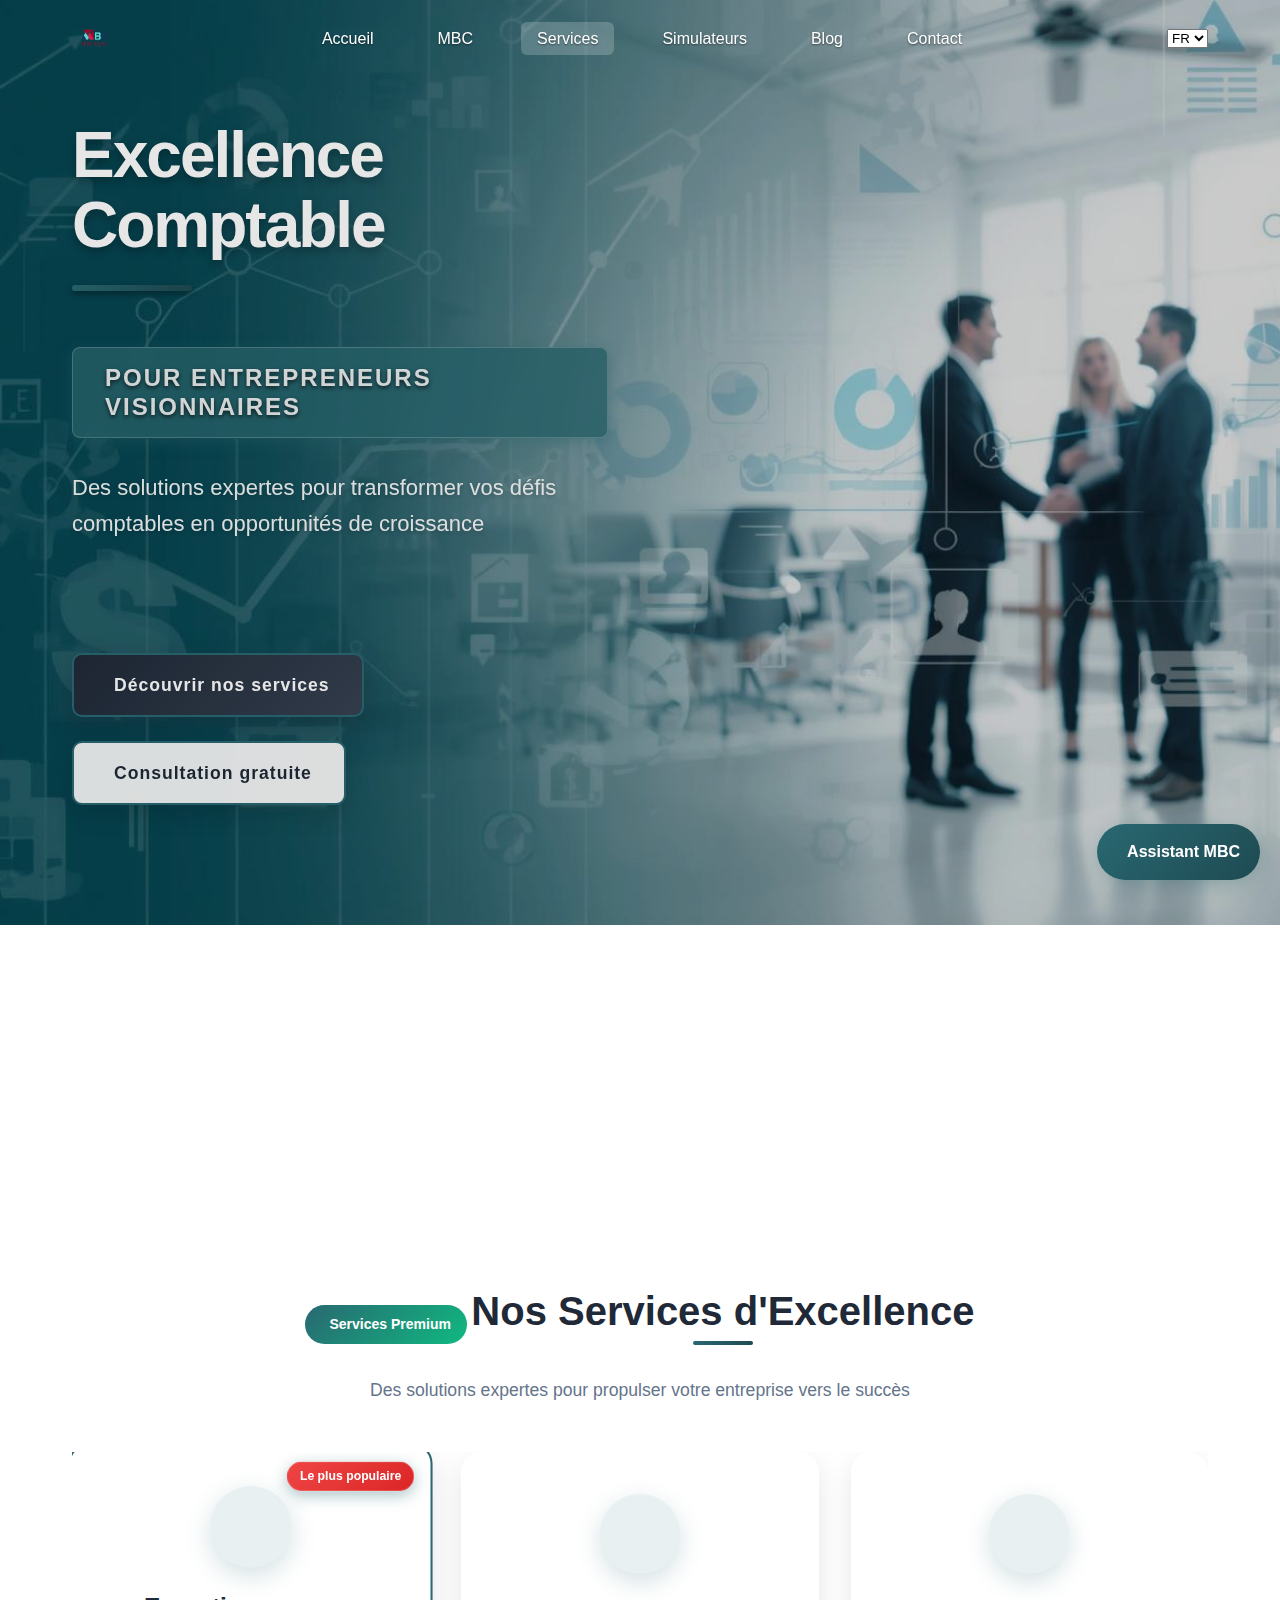
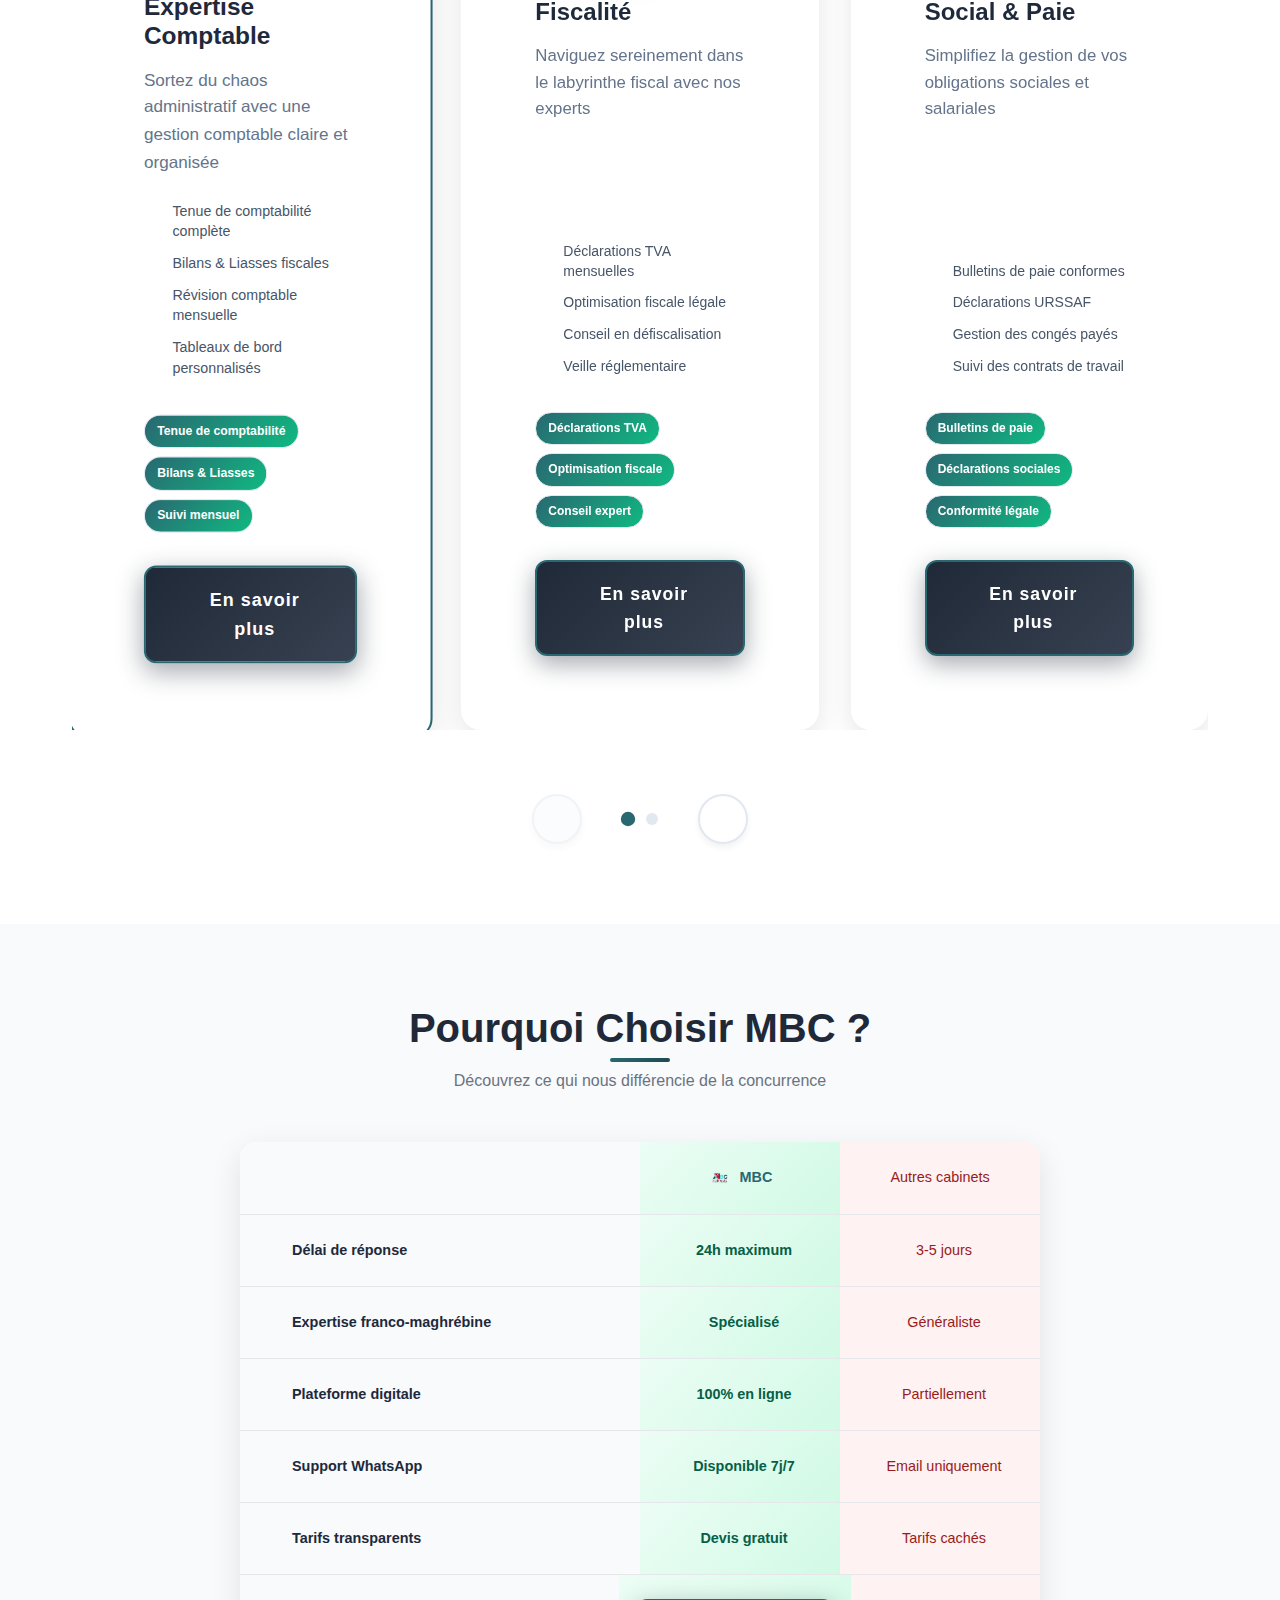
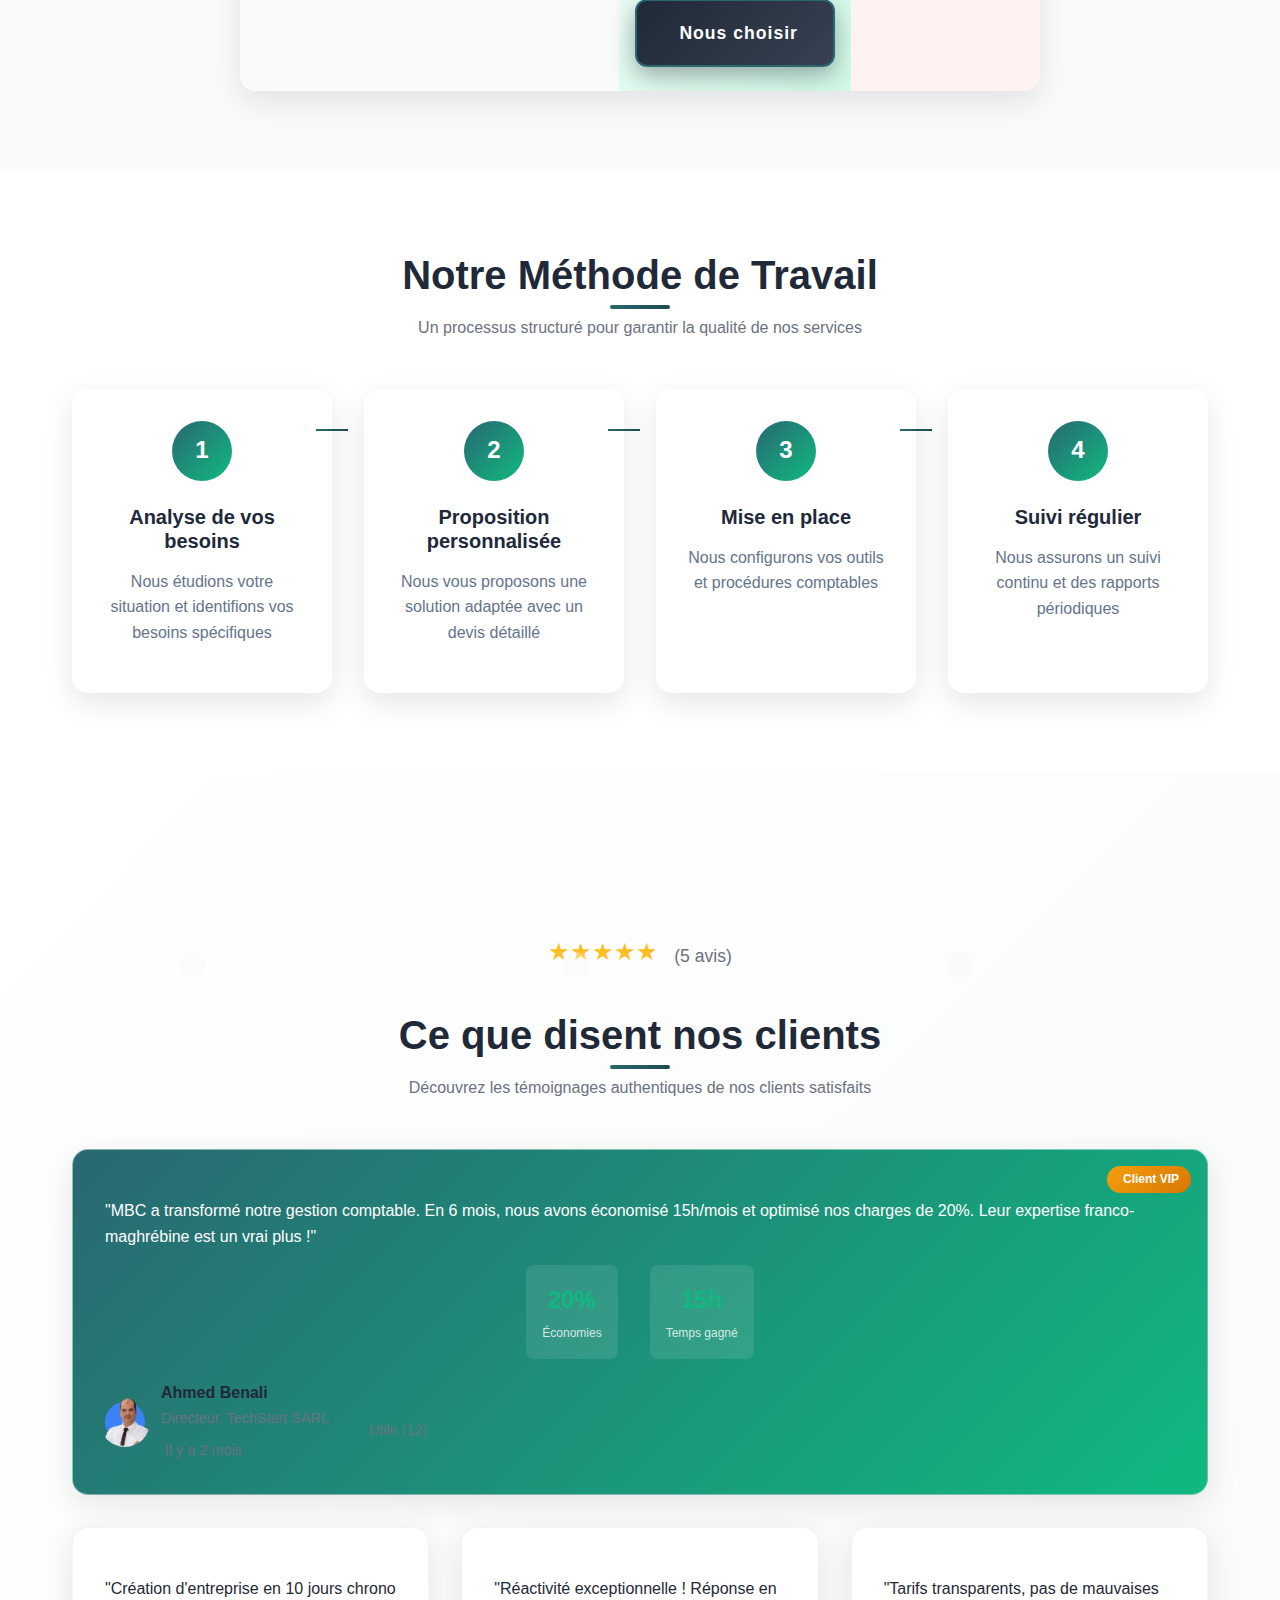
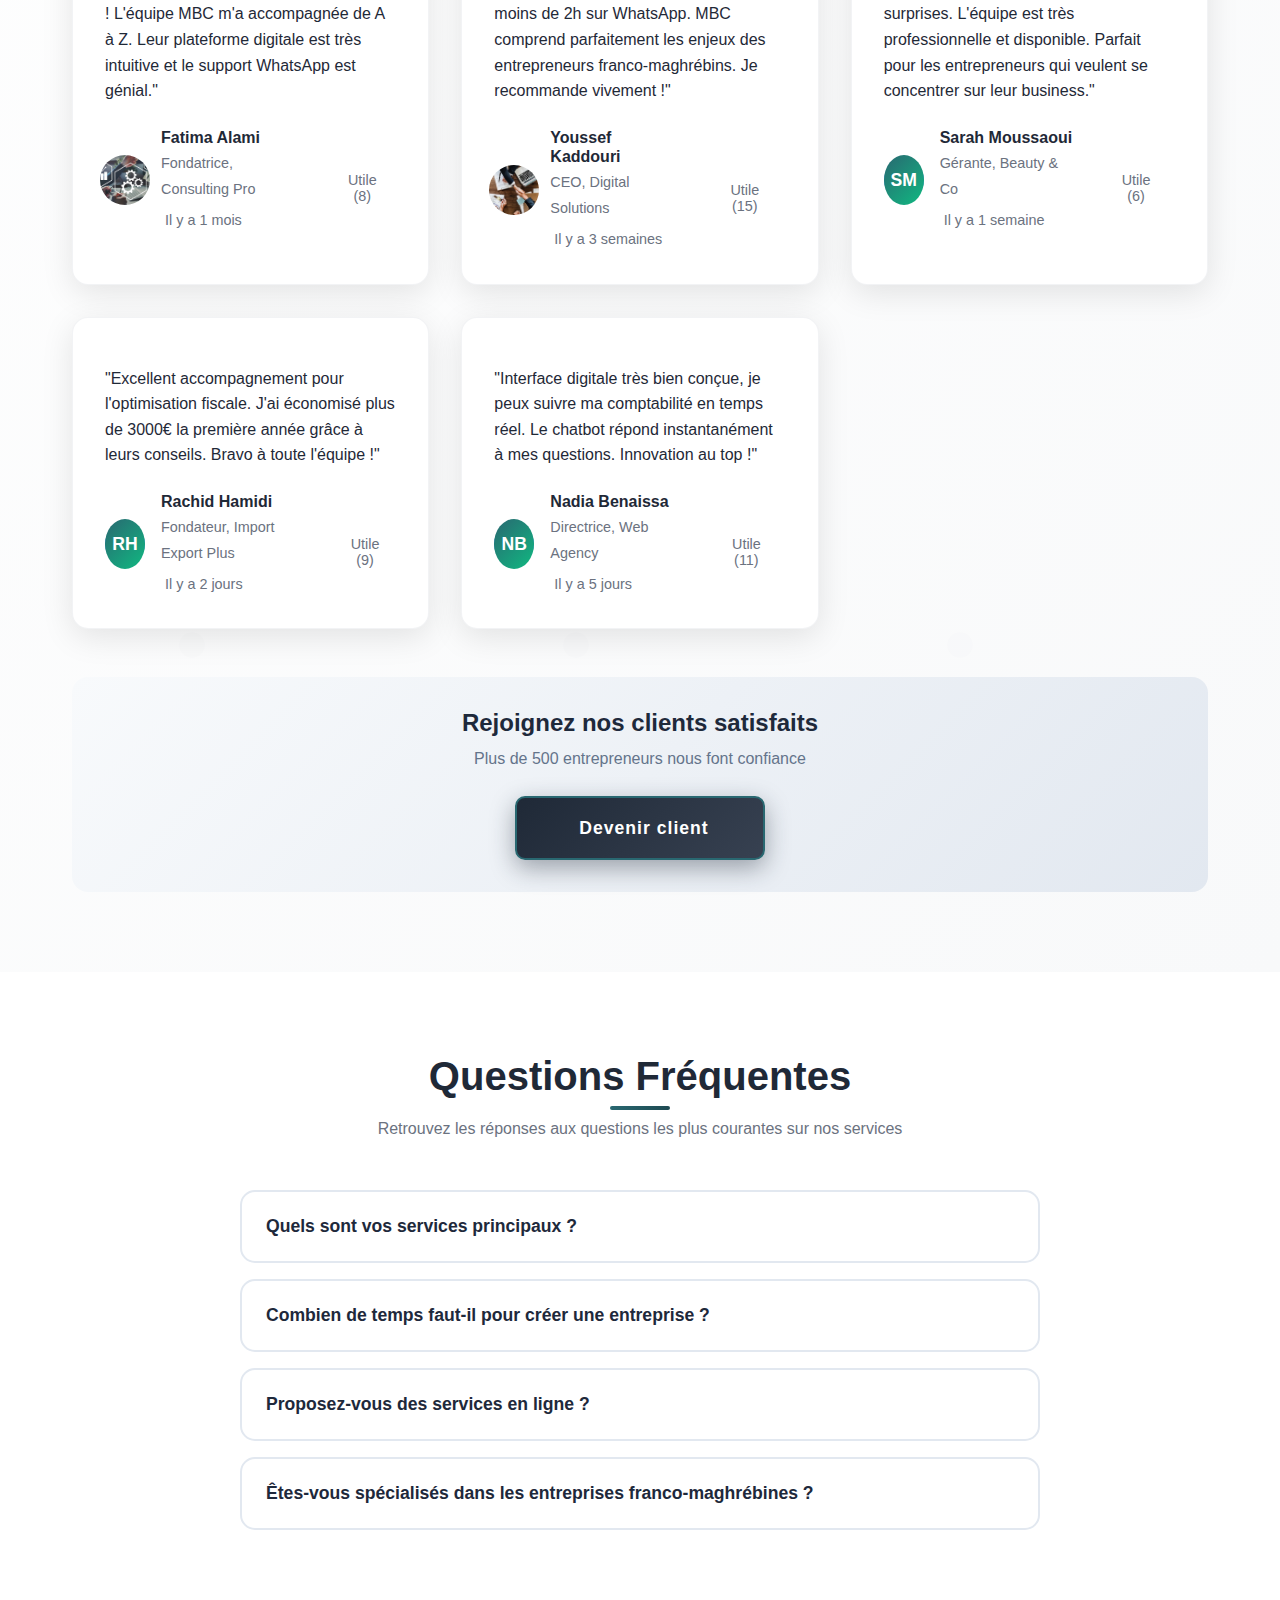
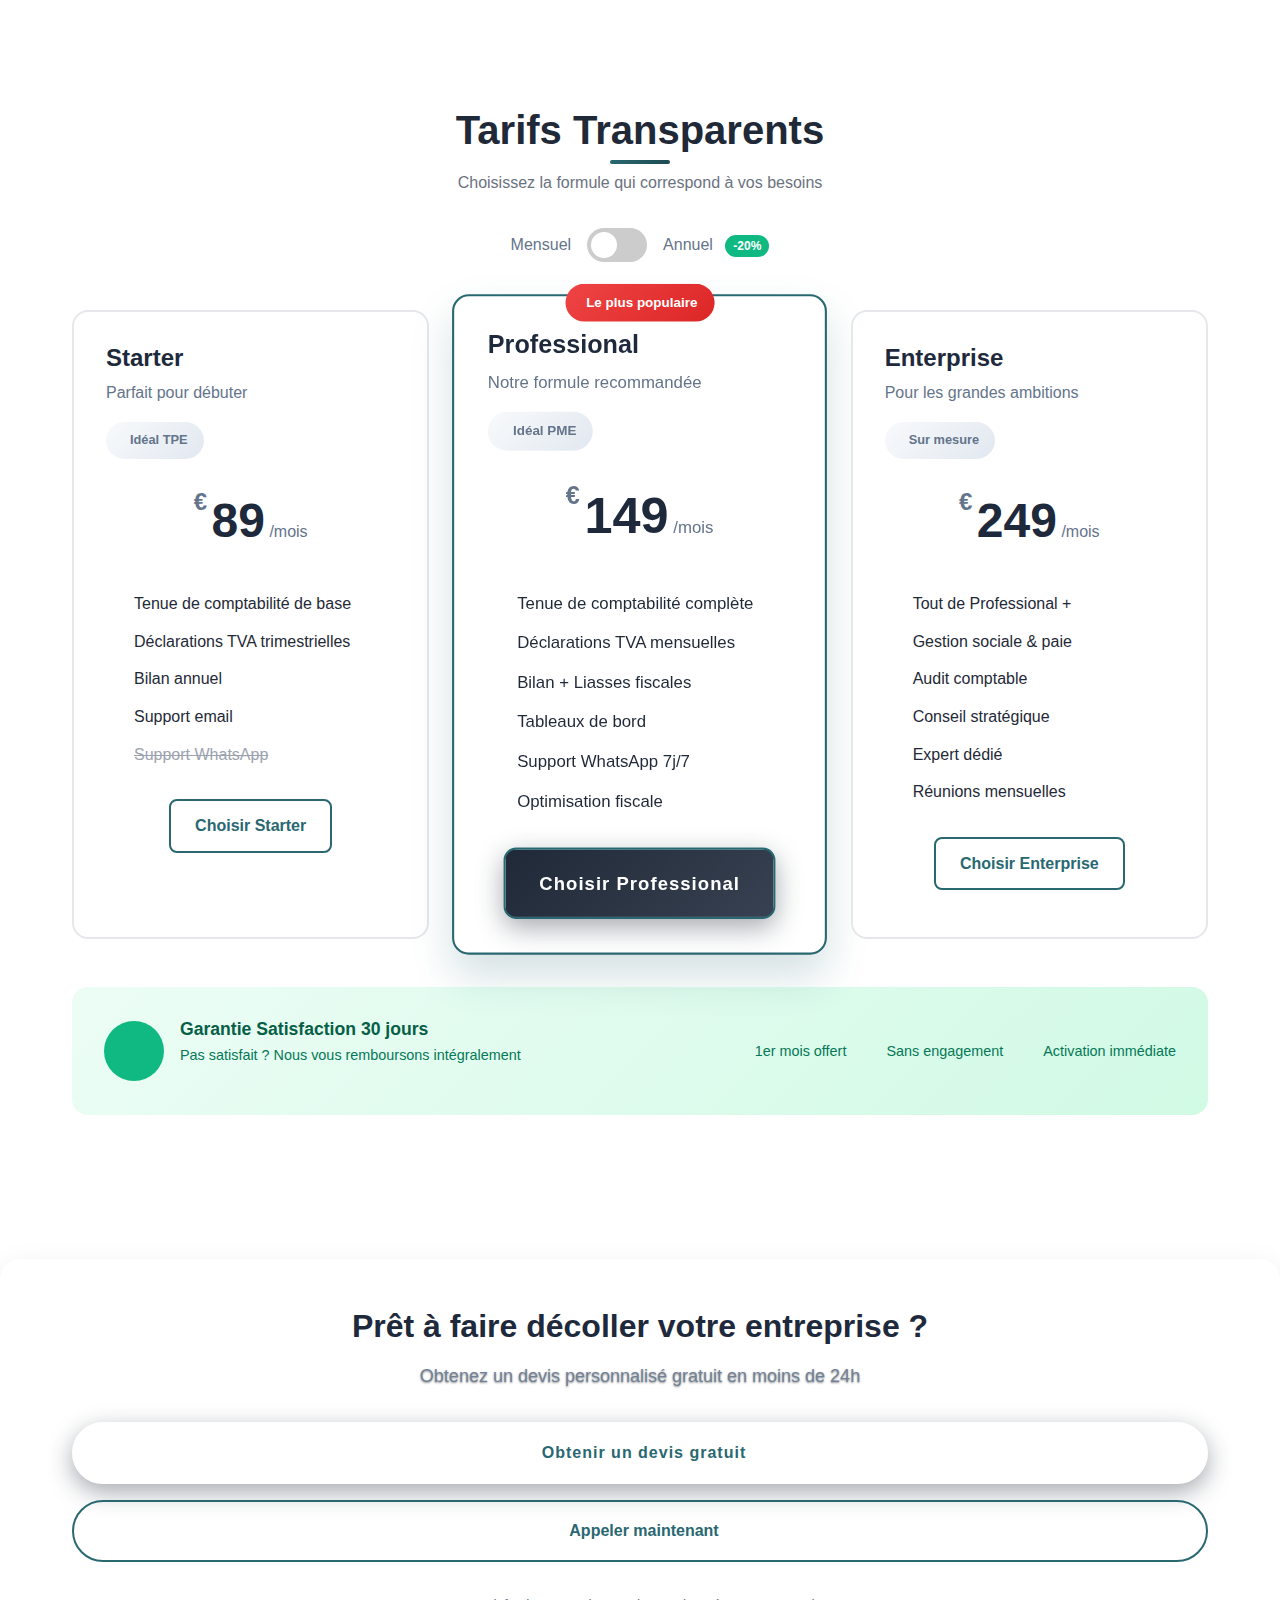
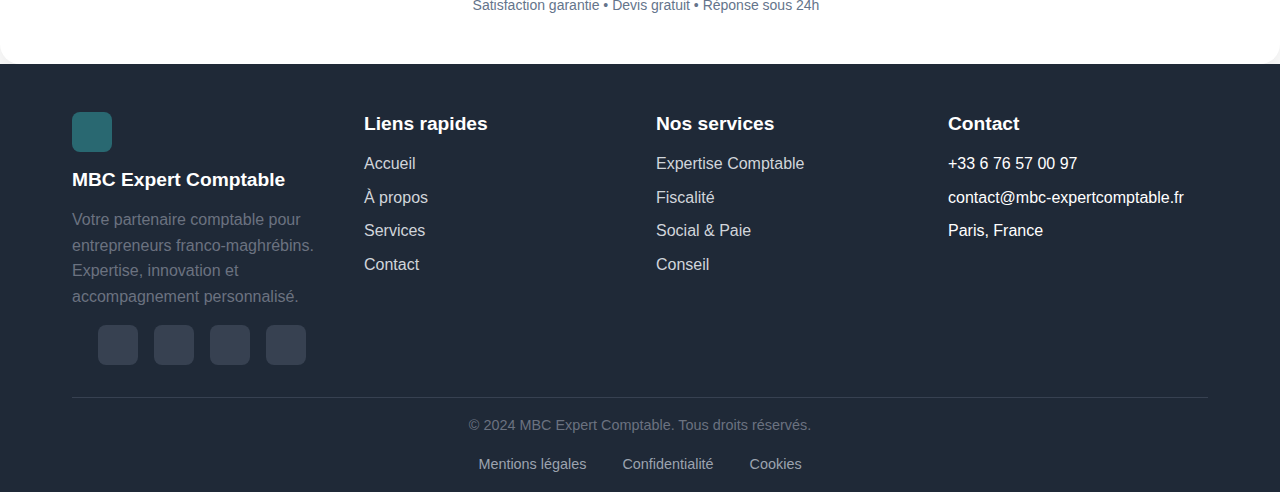
<file: services.html>
<!DOCTYPE html>
<html lang="fr">
<head>
    <meta charset="UTF-8">
    <meta name="viewport" content="width=device-width, initial-scale=1.0">
    <title>Services - MBC Expert Comptable</title>
    <meta name="description" content="Découvrez nos services d'expertise comptable, fiscalité, social & paie, et conseil d'entreprise. Solutions sur mesure pour entrepreneurs franco-maghrébins.">
    <link rel="stylesheet" href="styles.css">
    <link rel="stylesheet" href="https://cdnjs.cloudflare.com/ajax/libs/font-awesome/6.0.0/css/all.min.css">
    <link rel="preconnect" href="https://fonts.googleapis.com">
    <link rel="preconnect" href="https://fonts.gstatic.com" crossorigin>
    <link href="https://fonts.googleapis.com/css2?family=Inter:wght@300;400;500;600;700;800&display=swap" rel="stylesheet">
</head>
<body>
    <!-- Header -->
    <header class="header" role="banner">
        <div class="container">
            <div class="header-content">
                <!-- Logo -->
                <div class="logo">
                    <a href="index.html#accueil" aria-label="MBC Expert Comptable - Retour à l'accueil">
                        <img src="assets/mbc.png" alt="MBC Expert Comptable" loading="eager" class="logo-img">
                    </a>
                </div>

                <!-- Navigation -->
                <nav class="nav" role="navigation" aria-label="Navigation principale">
                    <ul class="nav-list">
                        <li><a href="index.html#accueil" class="nav-link">Accueil</a></li>
                        <li><a href="mbc.html" class="nav-link">MBC</a></li>
                        <li><a href="services.html" class="nav-link active" aria-current="page">Services</a></li>
                        <li><a href="#" class="nav-link simulators-link">Simulateurs</a></li>
                        <li><a href="blog.html" class="nav-link">Blog</a></li>
                        <li><a href="contact.html" class="nav-link">Contact</a></li>
                    </ul>
                </nav>

                <!-- Header Utils -->
                <div class="header-utils">
                    <select class="language-selector" aria-label="Sélectionner la langue">
                        <option value="fr">FR</option>
                        <option value="en">EN</option>
                        <option value="ar">AR</option>
                    </select>
                    <button class="mobile-menu-toggle" aria-label="Ouvrir le menu mobile">
                        <i class="fas fa-bars"></i>
                    </button>
                </div>
            </div>
        </div>
    </header>

    <!-- Chatbot -->
    <div class="mbc-chatbot">
        <div class="chatbot-toggle" onclick="toggleChat()">
            <i class="fas fa-comments"></i>
            <span>Assistant MBC</span>
        </div>
        <div class="chatbot-window" id="chatbotWindow">
            <div class="chatbot-header">
                <div class="chatbot-title">
                    <i class="fas fa-robot"></i>
                    <span>Assistant MBC</span>
                </div>
                <button class="chatbot-close" onclick="toggleChat()">
                    <i class="fas fa-times"></i>
                </button>
            </div>
            <div class="chatbot-messages" id="chatMessages">
                <div class="message bot-message">
                    <div class="message-content">
                        Bonjour ! Je suis l'assistant virtuel de MBC. Comment puis-je vous aider avec nos services ?
                    </div>
                </div>
            </div>
            <div class="chatbot-input">
                <input type="text" id="chatInput" placeholder="Tapez votre message..." onkeypress="handleEnter(event)">
                <button onclick="sendMessage()" class="send-btn">
                    <i class="fas fa-paper-plane"></i>
                </button>
            </div>
        </div>
    </div>

    <!-- Enhanced Hero Section -->
    <section class="services-hero hero section">
        <div class="container">
            <div class="hero-content">
                <div class="hero-text">
                    <h1 class="hero-title">Excellence Comptable</h1>
                    <h2 class="hero-subtitle">pour Entrepreneurs Visionnaires</h2>
                    <p class="hero-description">Des solutions expertes pour transformer vos défis comptables en opportunités de croissance</p>
                    <div class="hero-cta">
                        <a href="https://wa.me/33676570097?text=Bonjour%2C%20je%20souhaite%20découvrir%20vos%20services%20comptables." target="_blank" class="btn btn-primary btn-large">
                            <i class="fab fa-whatsapp"></i>
                            Découvrir nos services
                        </a>
                        <a href="https://wa.me/33676570097?text=Bonjour%2C%20je%20souhaite%20une%20consultation%20gratuite." target="_blank" class="btn btn-secondary btn-large">
                            <i class="fas fa-phone"></i>
                            Consultation gratuite
                        </a>
                    </div>
                </div>
                <div class="hero-image">
                    <!-- Background image handles the visual -->
                </div>
            </div>
        </div>
    </section>

    <!-- Services Stats -->
    <section class="stats-section">
        <div class="container">
            <div class="stats-grid">
                <div class="stat-card">
                    <div class="stat-number">500+</div>
                    <div class="stat-label">Entreprises accompagnées</div>
                </div>
                <div class="stat-card">
                    <div class="stat-number">15+</div>
                    <div class="stat-label">Années d'expertise</div>
                </div>
                <div class="stat-card">
                    <div class="stat-number">98%</div>
                    <div class="stat-label">Clients satisfaits</div>
                </div>
                <div class="stat-card">
                    <div class="stat-number">24h</div>
                    <div class="stat-label">Délai de réponse</div>
                </div>
            </div>
        </div>
    </section>

    <!-- Services Overview -->
    <section class="services section" id="services">
        <div class="container">
            <header class="section-header">
                <div class="section-badge">
                    <i class="fas fa-star"></i>
                    <span>Services Premium</span>
                </div>
                <h2>Nos Services d'Excellence</h2>
                <p class="section-subtitle">Des solutions expertes pour propulser votre entreprise vers le succès</p>
            </header>
            
            <div class="services-carousel">
                <div class="services-grid" id="servicesGrid">
                    <!-- Page 1 -->
                    <div class="services-page active" data-page="1">
                        <article class="service-card featured">
                            <div class="service-badge">
                                <span>Le plus populaire</span>
                            </div>
                            <div class="service-icon">
                                <i class="fas fa-calculator" aria-hidden="true"></i>
                            </div>
                            <div class="service-content">
                                <h3>Expertise Comptable</h3>
                                <p>Sortez du chaos administratif avec une gestion comptable claire et organisée</p>
                                <div class="service-benefits">
                                    <div class="benefit-item">
                                        <i class="fas fa-check"></i>
                                        <span>Tenue de comptabilité complète</span>
                                    </div>
                                    <div class="benefit-item">
                                        <i class="fas fa-check"></i>
                                        <span>Bilans & Liasses fiscales</span>
                                    </div>
                                    <div class="benefit-item">
                                        <i class="fas fa-check"></i>
                                        <span>Révision comptable mensuelle</span>
                                    </div>
                                    <div class="benefit-item">
                                        <i class="fas fa-check"></i>
                                        <span>Tableaux de bord personnalisés</span>
                                    </div>
                                </div>
                                <div class="service-features">
                                    <span class="feature-tag">Tenue de comptabilité</span>
                                    <span class="feature-tag">Bilans & Liasses</span>
                                    <span class="feature-tag">Suivi mensuel</span>
                                </div>
                                <div class="service-cta">
                                    <a href="https://wa.me/33676570097?text=Bonjour%2C%20je%20souhaite%20en%20savoir%20plus%20sur%20l%27expertise%20comptable." target="_blank" class="btn btn-primary">
                                        <i class="fab fa-whatsapp"></i>
                                        En savoir plus
                                    </a>
                                </div>
                            </div>
                        </article>
                        <article class="service-card">
                            <div class="service-icon">
                                <i class="fas fa-file-invoice" aria-hidden="true"></i>
                            </div>
                            <div class="service-content">
                                <h3>Fiscalité</h3>
                                <p>Naviguez sereinement dans le labyrinthe fiscal avec nos experts</p>
                                <div class="service-benefits">
                                    <div class="benefit-item">
                                        <i class="fas fa-check"></i>
                                        <span>Déclarations TVA mensuelles</span>
                                    </div>
                                    <div class="benefit-item">
                                        <i class="fas fa-check"></i>
                                        <span>Optimisation fiscale légale</span>
                                    </div>
                                    <div class="benefit-item">
                                        <i class="fas fa-check"></i>
                                        <span>Conseil en défiscalisation</span>
                                    </div>
                                    <div class="benefit-item">
                                        <i class="fas fa-check"></i>
                                        <span>Veille réglementaire</span>
                                    </div>
                                </div>
                                <div class="service-features">
                                    <span class="feature-tag">Déclarations TVA</span>
                                    <span class="feature-tag">Optimisation fiscale</span>
                                    <span class="feature-tag">Conseil expert</span>
                                </div>
                                <div class="service-cta">
                                    <a href="https://wa.me/33676570097?text=Bonjour%2C%20je%20souhaite%20en%20savoir%20plus%20sur%20la%20fiscalit%C3%A9." target="_blank" class="btn btn-primary">
                                        <i class="fab fa-whatsapp"></i>
                                        En savoir plus
                                    </a>
                                </div>
                            </div>
                        </article>
                        <article class="service-card">
                            <div class="service-icon">
                                <i class="fas fa-users" aria-hidden="true"></i>
                            </div>
                            <div class="service-content">
                                <h3>Social & Paie</h3>
                                <p>Simplifiez la gestion de vos obligations sociales et salariales</p>
                                <div class="service-benefits">
                                    <div class="benefit-item">
                                        <i class="fas fa-check"></i>
                                        <span>Bulletins de paie conformes</span>
                                    </div>
                                    <div class="benefit-item">
                                        <i class="fas fa-check"></i>
                                        <span>Déclarations URSSAF</span>
                                    </div>
                                    <div class="benefit-item">
                                        <i class="fas fa-check"></i>
                                        <span>Gestion des congés payés</span>
                                    </div>
                                    <div class="benefit-item">
                                        <i class="fas fa-check"></i>
                                        <span>Suivi des contrats de travail</span>
                                    </div>
                                </div>
                                <div class="service-features">
                                    <span class="feature-tag">Bulletins de paie</span>
                                    <span class="feature-tag">Déclarations sociales</span>
                                    <span class="feature-tag">Conformité légale</span>
                                </div>
                                <div class="service-cta">
                                    <a href="https://wa.me/33676570097?text=Bonjour%2C%20je%20souhaite%20en%20savoir%20plus%20sur%20le%20social%20%26%20paie." target="_blank" class="btn btn-primary">
                                        <i class="fab fa-whatsapp"></i>
                                        En savoir plus
                                    </a>
                                </div>
                            </div>
                        </article>
                    </div>
                    
                    <!-- Page 2 -->
                    <div class="services-page" data-page="2">
                        <article class="service-card">
                            <div class="service-icon">
                                <i class="fas fa-chart-line" aria-hidden="true"></i>
                            </div>
                            <div class="service-content">
                                <h3>Conseil</h3>
                                <p>Construisez votre succès avec un accompagnement stratégique personnalisé</p>
                                <div class="service-benefits">
                                    <div class="benefit-item">
                                        <i class="fas fa-check"></i>
                                        <span>Création d'entreprise clé en main</span>
                                    </div>
                                    <div class="benefit-item">
                                        <i class="fas fa-check"></i>
                                        <span>Stratégie business personnalisée</span>
                                    </div>
                                    <div class="benefit-item">
                                        <i class="fas fa-check"></i>
                                        <span>Accompagnement juridique</span>
                                    </div>
                                    <div class="benefit-item">
                                        <i class="fas fa-check"></i>
                                        <span>Suivi de performance</span>
                                    </div>
                                </div>
                                <div class="service-features">
                                    <span class="feature-tag">Création d'entreprise</span>
                                    <span class="feature-tag">Stratégie business</span>
                                    <span class="feature-tag">Accompagnement</span>
                                </div>
                                <div class="service-cta">
                                    <a href="https://wa.me/33676570097?text=Bonjour%2C%20je%20souhaite%20en%20savoir%20plus%20sur%20le%20conseil%20d%27entreprise." target="_blank" class="btn btn-primary">
                                        <i class="fab fa-whatsapp"></i>
                                        En savoir plus
                                    </a>
                                </div>
                            </div>
                        </article>
                        <article class="service-card">
                            <div class="service-icon">
                                <i class="fas fa-building" aria-hidden="true"></i>
                            </div>
                            <div class="service-content">
                                <h3>Audit & Contrôle</h3>
                                <p>Sécurisez vos comptes avec nos audits professionnels et contrôles rigoureux</p>
                                <div class="service-benefits">
                                    <div class="benefit-item">
                                        <i class="fas fa-check"></i>
                                        <span>Audit comptable complet</span>
                                    </div>
                                    <div class="benefit-item">
                                        <i class="fas fa-check"></i>
                                        <span>Contrôle de gestion</span>
                                    </div>
                                    <div class="benefit-item">
                                        <i class="fas fa-check"></i>
                                        <span>Analyse des risques</span>
                                    </div>
                                    <div class="benefit-item">
                                        <i class="fas fa-check"></i>
                                        <span>Recommandations d'amélioration</span>
                                    </div>
                                </div>
                                <div class="service-features">
                                    <span class="feature-tag">Audit comptable</span>
                                    <span class="feature-tag">Contrôle qualité</span>
                                    <span class="feature-tag">Analyse risques</span>
                                </div>
                                <div class="service-cta">
                                    <a href="https://wa.me/33676570097?text=Bonjour%2C%20je%20souhaite%20en%20savoir%20plus%20sur%20l%27audit%20%26%20contr%C3%B4le." target="_blank" class="btn btn-primary">
                                        <i class="fab fa-whatsapp"></i>
                                        En savoir plus
                                    </a>
                                </div>
                            </div>
                        </article>
                        <article class="service-card">
                            <div class="service-icon">
                                <i class="fas fa-handshake" aria-hidden="true"></i>
                            </div>
                            <div class="service-content">
                                <h3>Accompagnement Juridique</h3>
                                <p>Bénéficiez d'un support juridique expert pour toutes vos démarches d'entreprise</p>
                                <div class="service-benefits">
                                    <div class="benefit-item">
                                        <i class="fas fa-check"></i>
                                        <span>Rédaction de statuts</span>
                                    </div>
                                    <div class="benefit-item">
                                        <i class="fas fa-check"></i>
                                        <span>Modifications statutaires</span>
                                    </div>
                                    <div class="benefit-item">
                                        <i class="fas fa-check"></i>
                                        <span>Conseil en droit des sociétés</span>
                                    </div>
                                    <div class="benefit-item">
                                        <i class="fas fa-check"></i>
                                        <span>Formalités administratives</span>
                                    </div>
                                </div>
                                <div class="service-features">
                                    <span class="feature-tag">Droit des sociétés</span>
                                    <span class="feature-tag">Formalités légales</span>
                                    <span class="feature-tag">Conseil juridique</span>
                                </div>
                                <div class="service-cta">
                                    <a href="https://wa.me/33676570097?text=Bonjour%2C%20je%20souhaite%20en%20savoir%20plus%20sur%20l%27accompagnement%20juridique." target="_blank" class="btn btn-primary">
                                        <i class="fab fa-whatsapp"></i>
                                        En savoir plus
                                    </a>
                                </div>
                            </div>
                        </article>
                    </div>
                </div>
                
                <!-- Navigation Controls -->
                <div class="services-navigation">
                    <button class="nav-arrow nav-prev" id="prevServices" aria-label="Services précédents">
                        <i class="fas fa-chevron-left"></i>
                    </button>
                    <div class="pagination-dots">
                        <span class="dot active" data-page="1"></span>
                        <span class="dot" data-page="2"></span>
                    </div>
                    <button class="nav-arrow nav-next" id="nextServices" aria-label="Services suivants">
                        <i class="fas fa-chevron-right"></i>
                    </button>
                </div>
            </div>
        </div>
    </section>

    <!-- Service Comparison Section -->
    <section class="comparison-section section">
        <div class="container">
            <div class="section-header">
                <h2>Pourquoi Choisir MBC ?</h2>
                <p>Découvrez ce qui nous différencie de la concurrence</p>
            </div>
            
            <div class="comparison-table">
                <div class="comparison-header">
                    <div class="comparison-cell empty"></div>
                    <div class="comparison-cell our-service">
                        <div class="service-logo">
                            <img src="assets/mbc.png" alt="MBC" class="logo-small">
                            <span>MBC</span>
                        </div>
                    </div>
                    <div class="comparison-cell competitor">
                        <span>Autres cabinets</span>
                    </div>
                </div>
                
                <div class="comparison-row">
                    <div class="comparison-cell feature">
                        <i class="fas fa-clock"></i>
                        <span>Délai de réponse</span>
                    </div>
                    <div class="comparison-cell our-service">
                        <i class="fas fa-check-circle"></i>
                        <span>24h maximum</span>
                    </div>
                    <div class="comparison-cell competitor">
                        <i class="fas fa-times-circle"></i>
                        <span>3-5 jours</span>
                    </div>
                </div>
                
                <div class="comparison-row">
                    <div class="comparison-cell feature">
                        <i class="fas fa-globe"></i>
                        <span>Expertise franco-maghrébine</span>
                    </div>
                    <div class="comparison-cell our-service">
                        <i class="fas fa-check-circle"></i>
                        <span>Spécialisé</span>
                    </div>
                    <div class="comparison-cell competitor">
                        <i class="fas fa-times-circle"></i>
                        <span>Généraliste</span>
                    </div>
                </div>
                
                <div class="comparison-row">
                    <div class="comparison-cell feature">
                        <i class="fas fa-laptop"></i>
                        <span>Plateforme digitale</span>
                    </div>
                    <div class="comparison-cell our-service">
                        <i class="fas fa-check-circle"></i>
                        <span>100% en ligne</span>
                    </div>
                    <div class="comparison-cell competitor">
                        <i class="fas fa-times-circle"></i>
                        <span>Partiellement</span>
                    </div>
                </div>
                
                <div class="comparison-row">
                    <div class="comparison-cell feature">
                        <i class="fas fa-phone"></i>
                        <span>Support WhatsApp</span>
                    </div>
                    <div class="comparison-cell our-service">
                        <i class="fas fa-check-circle"></i>
                        <span>Disponible 7j/7</span>
                    </div>
                    <div class="comparison-cell competitor">
                        <i class="fas fa-times-circle"></i>
                        <span>Email uniquement</span>
                    </div>
                </div>
                
                <div class="comparison-row">
                    <div class="comparison-cell feature">
                        <i class="fas fa-euro-sign"></i>
                        <span>Tarifs transparents</span>
                    </div>
                    <div class="comparison-cell our-service">
                        <i class="fas fa-check-circle"></i>
                        <span>Devis gratuit</span>
                    </div>
                    <div class="comparison-cell competitor">
                        <i class="fas fa-times-circle"></i>
                        <span>Tarifs cachés</span>
                    </div>
                </div>
                
                <div class="comparison-footer">
                    <div class="comparison-cell empty"></div>
                    <div class="comparison-cell our-service">
                        <a href="https://wa.me/33676570097?text=Bonjour%2C%20je%20souhaite%20en%20savoir%20plus%20sur%20vos%20avantages." target="_blank" class="btn btn-primary">
                            <i class="fab fa-whatsapp"></i>
                            Nous choisir
                        </a>
                    </div>
                    <div class="comparison-cell competitor"></div>
                </div>
            </div>
        </div>
    </section>

    <!-- Process Section -->
    <section class="section">
        <div class="container">
            <div class="section-header">
                <h2>Notre Méthode de Travail</h2>
                <p>Un processus structuré pour garantir la qualité de nos services</p>
            </div>
            
            <div class="process-steps">
                <div class="process-step">
                    <div class="process-number">1</div>
                    <h3>Analyse de vos besoins</h3>
                    <p>Nous étudions votre situation et identifions vos besoins spécifiques</p>
                </div>
                
                <div class="process-step">
                    <div class="process-number">2</div>
                    <h3>Proposition personnalisée</h3>
                    <p>Nous vous proposons une solution adaptée avec un devis détaillé</p>
                </div>
                
                <div class="process-step">
                    <div class="process-number">3</div>
                    <h3>Mise en place</h3>
                    <p>Nous configurons vos outils et procédures comptables</p>
                </div>
                
                <div class="process-step">
                    <div class="process-number">4</div>
                    <h3>Suivi régulier</h3>
                    <p>Nous assurons un suivi continu et des rapports périodiques</p>
                </div>
            </div>
        </div>
    </section>

    <!-- Enhanced Testimonials Section -->
    <section class="reviews section">
        <div class="container">
            <div class="section-header">
                <div class="google-logo">
                    <img src="https://www.google.com/images/branding/googlelogo/1x/googlelogo_color_272x92dp.png" alt="Google" loading="lazy" width="92" height="30">
                </div>
                <div class="rating">
                    <div class="stars" aria-label="5 étoiles">★★★★★</div>
                    <span>(5 avis)</span>
                </div>
                <h2>Ce que disent nos clients</h2>
                <p>Découvrez les témoignages authentiques de nos clients satisfaits</p>
            </div>
            
            <div class="reviews-grid">
                <div class="review-card featured">
                    <div class="review-badge">
                        <i class="fas fa-crown"></i>
                        <span>Client VIP</span>
                    </div>
                    <div class="review-content">
                        <div class="stars">
                            <i class="fas fa-star"></i>
                            <i class="fas fa-star"></i>
                            <i class="fas fa-star"></i>
                            <i class="fas fa-star"></i>
                            <i class="fas fa-star"></i>
                        </div>
                        <blockquote>"MBC a transformé notre gestion comptable. En 6 mois, nous avons économisé 15h/mois et optimisé nos charges de 20%. Leur expertise franco-maghrébine est un vrai plus !"</blockquote>
                        <div class="review-metrics">
                            <div class="metric">
                                <span class="metric-value">20%</span>
                                <span class="metric-label">Économies</span>
                            </div>
                            <div class="metric">
                                <span class="metric-value">15h</span>
                                <span class="metric-label">Temps gagné</span>
                            </div>
                        </div>
                    </div>
                    <div class="review-author">
                        <div class="reviewer-avatar">
                            <img src="assets/Majdi.png" alt="Ahmed Benali" class="avatar-img">
                        </div>
                        <div class="reviewer-info">
                            <h4>Ahmed Benali</h4>
                            <span>Directeur, TechStart SARL</span>
                            <div class="review-date">
                                <i class="fas fa-calendar"></i>
                                <span>Il y a 2 mois</span>
                            </div>
                        </div>
                        <div class="review-actions">
                            <button class="btn-useful" aria-label="Marquer comme utile">
                                <i class="fas fa-thumbs-up"></i> Utile (12)
                            </button>
                        </div>
                    </div>
                </div>
                
                <div class="review-card">
                    <div class="review-content">
                        <div class="stars">
                            <i class="fas fa-star"></i>
                            <i class="fas fa-star"></i>
                            <i class="fas fa-star"></i>
                            <i class="fas fa-star"></i>
                            <i class="fas fa-star"></i>
                        </div>
                        <blockquote>"Création d'entreprise en 10 jours chrono ! L'équipe MBC m'a accompagnée de A à Z. Leur plateforme digitale est très intuitive et le support WhatsApp est génial."</blockquote>
                    </div>
                    <div class="review-author">
                        <div class="reviewer-avatar">
                            <img src="assets/conseille.png" alt="Fatima Alami" class="avatar-img">
                        </div>
                        <div class="reviewer-info">
                            <h4>Fatima Alami</h4>
                            <span>Fondatrice, Consulting Pro</span>
                            <div class="review-date">
                                <i class="fas fa-calendar"></i>
                                <span>Il y a 1 mois</span>
                            </div>
                        </div>
                        <div class="review-actions">
                            <button class="btn-useful" aria-label="Marquer comme utile">
                                <i class="fas fa-thumbs-up"></i> Utile (8)
                            </button>
                        </div>
                    </div>
                </div>
                
                <div class="review-card">
                    <div class="review-content">
                        <div class="stars">
                            <i class="fas fa-star"></i>
                            <i class="fas fa-star"></i>
                            <i class="fas fa-star"></i>
                            <i class="fas fa-star"></i>
                            <i class="fas fa-star"></i>
                        </div>
                        <blockquote>"Réactivité exceptionnelle ! Réponse en moins de 2h sur WhatsApp. MBC comprend parfaitement les enjeux des entrepreneurs franco-maghrébins. Je recommande vivement !"</blockquote>
                    </div>
                    <div class="review-author">
                        <div class="reviewer-avatar">
                            <img src="assets/expert.jpg" alt="Youssef Kaddouri" class="avatar-img">
                        </div>
                        <div class="reviewer-info">
                            <h4>Youssef Kaddouri</h4>
                            <span>CEO, Digital Solutions</span>
                            <div class="review-date">
                                <i class="fas fa-calendar"></i>
                                <span>Il y a 3 semaines</span>
                            </div>
                        </div>
                        <div class="review-actions">
                            <button class="btn-useful" aria-label="Marquer comme utile">
                                <i class="fas fa-thumbs-up"></i> Utile (15)
                            </button>
                        </div>
                    </div>
                </div>
                
                <div class="review-card">
                    <div class="review-content">
                        <div class="stars">
                            <i class="fas fa-star"></i>
                            <i class="fas fa-star"></i>
                            <i class="fas fa-star"></i>
                            <i class="fas fa-star"></i>
                            <i class="fas fa-star"></i>
                        </div>
                        <blockquote>"Tarifs transparents, pas de mauvaises surprises. L'équipe est très professionnelle et disponible. Parfait pour les entrepreneurs qui veulent se concentrer sur leur business."</blockquote>
                    </div>
                    <div class="review-author">
                        <div class="reviewer-avatar">
                            <span class="avatar-initials">SM</span>
                        </div>
                        <div class="reviewer-info">
                            <h4>Sarah Moussaoui</h4>
                            <span>Gérante, Beauty & Co</span>
                            <div class="review-date">
                                <i class="fas fa-calendar"></i>
                                <span>Il y a 1 semaine</span>
                            </div>
                        </div>
                        <div class="review-actions">
                            <button class="btn-useful" aria-label="Marquer comme utile">
                                <i class="fas fa-thumbs-up"></i> Utile (6)
                            </button>
                        </div>
                    </div>
                </div>
                
                <div class="review-card">
                    <div class="review-content">
                        <div class="stars">
                            <i class="fas fa-star"></i>
                            <i class="fas fa-star"></i>
                            <i class="fas fa-star"></i>
                            <i class="fas fa-star"></i>
                            <i class="fas fa-star"></i>
                        </div>
                        <blockquote>"Excellent accompagnement pour l'optimisation fiscale. J'ai économisé plus de 3000€ la première année grâce à leurs conseils. Bravo à toute l'équipe !"</blockquote>
                    </div>
                    <div class="review-author">
                        <div class="reviewer-avatar">
                            <span class="avatar-initials">RH</span>
                        </div>
                        <div class="reviewer-info">
                            <h4>Rachid Hamidi</h4>
                            <span>Fondateur, Import Export Plus</span>
                            <div class="review-date">
                                <i class="fas fa-calendar"></i>
                                <span>Il y a 2 jours</span>
                            </div>
                        </div>
                        <div class="review-actions">
                            <button class="btn-useful" aria-label="Marquer comme utile">
                                <i class="fas fa-thumbs-up"></i> Utile (9)
                            </button>
                        </div>
                    </div>
                </div>
                
                <div class="review-card">
                    <div class="review-content">
                        <div class="stars">
                            <i class="fas fa-star"></i>
                            <i class="fas fa-star"></i>
                            <i class="fas fa-star"></i>
                            <i class="fas fa-star"></i>
                            <i class="fas fa-star"></i>
                        </div>
                        <blockquote>"Interface digitale très bien conçue, je peux suivre ma comptabilité en temps réel. Le chatbot répond instantanément à mes questions. Innovation au top !"</blockquote>
                    </div>
                    <div class="review-author">
                        <div class="reviewer-avatar">
                            <span class="avatar-initials">NB</span>
                        </div>
                        <div class="reviewer-info">
                            <h4>Nadia Benaissa</h4>
                            <span>Directrice, Web Agency</span>
                            <div class="review-date">
                                <i class="fas fa-calendar"></i>
                                <span>Il y a 5 jours</span>
                            </div>
                        </div>
                        <div class="review-actions">
                            <button class="btn-useful" aria-label="Marquer comme utile">
                                <i class="fas fa-thumbs-up"></i> Utile (11)
                            </button>
                        </div>
                    </div>
                </div>
            </div>
            
            <div class="reviews-cta">
                <h3>Rejoignez nos clients satisfaits</h3>
                <p>Plus de 500 entrepreneurs nous font confiance</p>
                <a href="https://wa.me/33676570097?text=Bonjour%2C%20je%20souhaite%20rejoindre%20vos%20clients%20satisfaits." target="_blank" class="btn btn-primary btn-large">
                    <i class="fab fa-whatsapp"></i>
                    Devenir client
                </a>
            </div>
        </div>
    </section>

    <!-- FAQ Section -->
    <section class="section">
        <div class="container">
            <div class="section-header">
                <h2>Questions Fréquentes</h2>
                <p>Retrouvez les réponses aux questions les plus courantes sur nos services</p>
            </div>
            
            <div class="faq-container">
                <div class="faq-item">
                    <div class="faq-question">
                        <h3>Quels sont vos services principaux ?</h3>
                        <i class="fas fa-chevron-down"></i>
                    </div>
                    <div class="faq-answer">
                        <p>Nous proposons quatre services principaux : l'expertise comptable (tenue de comptabilité, bilans), la fiscalité (déclarations TVA, optimisation), le social & paie (bulletins, URSSAF), et le conseil d'entreprise (création, stratégie).</p>
                    </div>
                </div>
                
                <div class="faq-item">
                    <div class="faq-question">
                        <h3>Combien de temps faut-il pour créer une entreprise ?</h3>
                        <i class="fas fa-chevron-down"></i>
                    </div>
                    <div class="faq-answer">
                        <p>Le délai de création dépend du statut choisi : 1-2 semaines pour l'auto-entrepreneur, 2-4 semaines pour une SARL/SAS. Nous nous chargeons de toutes les formalités pour vous faire gagner du temps.</p>
                    </div>
                </div>
                
                <div class="faq-item">
                    <div class="faq-question">
                        <h3>Proposez-vous des services en ligne ?</h3>
                        <i class="fas fa-chevron-down"></i>
                    </div>
                    <div class="faq-answer">
                        <p>Oui, nous proposons une plateforme en ligne sécurisée pour le dépôt de vos documents, le suivi de votre comptabilité et la consultation de vos tableaux de bord en temps réel.</p>
                    </div>
                </div>
                
                <div class="faq-item">
                    <div class="faq-question">
                        <h3>Êtes-vous spécialisés dans les entreprises franco-maghrébines ?</h3>
                        <i class="fas fa-chevron-down"></i>
                    </div>
                    <div class="faq-answer">
                        <p>Absolument ! Notre équipe comprend parfaitement les enjeux spécifiques des entrepreneurs franco-maghrébins, notamment en matière de fiscalité internationale et de double imposition.</p>
                    </div>
                </div>
            </div>
        </div>
    </section>

    <!-- Pricing Section -->
    <section class="pricing-section section">
        <div class="container">
            <div class="section-header">
                <h2>Tarifs Transparents</h2>
                <p>Choisissez la formule qui correspond à vos besoins</p>
                <div class="pricing-toggle">
                    <span class="toggle-label">Mensuel</span>
                    <label class="toggle-switch">
                        <input type="checkbox" id="pricingToggle">
                        <span class="slider"></span>
                    </label>
                    <span class="toggle-label">Annuel <span class="discount">-20%</span></span>
                </div>
            </div>
            
            <div class="pricing-grid">
                <div class="pricing-card starter">
                    <div class="pricing-header">
                        <h3>Starter</h3>
                        <p>Parfait pour débuter</p>
                        <div class="pricing-badge">
                            <i class="fas fa-seedling"></i>
                            <span>Idéal TPE</span>
                        </div>
                    </div>
                    <div class="pricing-price">
                        <span class="currency">€</span>
                        <span class="amount monthly">89</span>
                        <span class="amount yearly" style="display: none;">71</span>
                        <span class="period">/mois</span>
                    </div>
                    <div class="pricing-features">
                        <div class="feature-item">
                            <i class="fas fa-check"></i>
                            <span>Tenue de comptabilité de base</span>
                        </div>
                        <div class="feature-item">
                            <i class="fas fa-check"></i>
                            <span>Déclarations TVA trimestrielles</span>
                        </div>
                        <div class="feature-item">
                            <i class="fas fa-check"></i>
                            <span>Bilan annuel</span>
                        </div>
                        <div class="feature-item">
                            <i class="fas fa-check"></i>
                            <span>Support email</span>
                        </div>
                        <div class="feature-item disabled">
                            <i class="fas fa-times"></i>
                            <span>Support WhatsApp</span>
                        </div>
                    </div>
                    <div class="pricing-cta">
                        <a href="https://wa.me/33676570097?text=Bonjour%2C%20je%20souhaite%20souscrire%20à%20la%20formule%20Starter." target="_blank" class="btn btn-outline">
                            Choisir Starter
                        </a>
                    </div>
                </div>
                
                <div class="pricing-card professional featured">
                    <div class="pricing-badge-top">
                        <i class="fas fa-crown"></i>
                        <span>Le plus populaire</span>
                    </div>
                    <div class="pricing-header">
                        <h3>Professional</h3>
                        <p>Notre formule recommandée</p>
                        <div class="pricing-badge">
                            <i class="fas fa-rocket"></i>
                            <span>Idéal PME</span>
                        </div>
                    </div>
                    <div class="pricing-price">
                        <span class="currency">€</span>
                        <span class="amount monthly">149</span>
                        <span class="amount yearly" style="display: none;">119</span>
                        <span class="period">/mois</span>
                    </div>
                    <div class="pricing-features">
                        <div class="feature-item">
                            <i class="fas fa-check"></i>
                            <span>Tenue de comptabilité complète</span>
                        </div>
                        <div class="feature-item">
                            <i class="fas fa-check"></i>
                            <span>Déclarations TVA mensuelles</span>
                        </div>
                        <div class="feature-item">
                            <i class="fas fa-check"></i>
                            <span>Bilan + Liasses fiscales</span>
                        </div>
                        <div class="feature-item">
                            <i class="fas fa-check"></i>
                            <span>Tableaux de bord</span>
                        </div>
                        <div class="feature-item">
                            <i class="fas fa-check"></i>
                            <span>Support WhatsApp 7j/7</span>
                        </div>
                        <div class="feature-item">
                            <i class="fas fa-check"></i>
                            <span>Optimisation fiscale</span>
                        </div>
                    </div>
                    <div class="pricing-cta">
                        <a href="https://wa.me/33676570097?text=Bonjour%2C%20je%20souhaite%20souscrire%20à%20la%20formule%20Professional." target="_blank" class="btn btn-primary">
                            Choisir Professional
                        </a>
                    </div>
                </div>
                
                <div class="pricing-card enterprise">
                    <div class="pricing-header">
                        <h3>Enterprise</h3>
                        <p>Pour les grandes ambitions</p>
                        <div class="pricing-badge">
                            <i class="fas fa-building"></i>
                            <span>Sur mesure</span>
                        </div>
                    </div>
                    <div class="pricing-price">
                        <span class="currency">€</span>
                        <span class="amount monthly">249</span>
                        <span class="amount yearly" style="display: none;">199</span>
                        <span class="period">/mois</span>
                    </div>
                    <div class="pricing-features">
                        <div class="feature-item">
                            <i class="fas fa-check"></i>
                            <span>Tout de Professional +</span>
                        </div>
                        <div class="feature-item">
                            <i class="fas fa-check"></i>
                            <span>Gestion sociale & paie</span>
                        </div>
                        <div class="feature-item">
                            <i class="fas fa-check"></i>
                            <span>Audit comptable</span>
                        </div>
                        <div class="feature-item">
                            <i class="fas fa-check"></i>
                            <span>Conseil stratégique</span>
                        </div>
                        <div class="feature-item">
                            <i class="fas fa-check"></i>
                            <span>Expert dédié</span>
                        </div>
                        <div class="feature-item">
                            <i class="fas fa-check"></i>
                            <span>Réunions mensuelles</span>
                        </div>
                    </div>
                    <div class="pricing-cta">
                        <a href="https://wa.me/33676570097?text=Bonjour%2C%20je%20souhaite%20souscrire%20à%20la%20formule%20Enterprise." target="_blank" class="btn btn-outline">
                            Choisir Enterprise
                        </a>
                    </div>
                </div>
            </div>
            
            <div class="pricing-guarantee">
                <div class="guarantee-content">
                    <div class="guarantee-icon">
                        <i class="fas fa-shield-check"></i>
                    </div>
                    <div class="guarantee-text">
                        <h4>Garantie Satisfaction 30 jours</h4>
                        <p>Pas satisfait ? Nous vous remboursons intégralement</p>
                    </div>
                </div>
                <div class="guarantee-features">
                    <div class="guarantee-feature">
                        <i class="fas fa-gift"></i>
                        <span>1er mois offert</span>
                    </div>
                    <div class="guarantee-feature">
                        <i class="fas fa-handshake"></i>
                        <span>Sans engagement</span>
                    </div>
                    <div class="guarantee-feature">
                        <i class="fas fa-clock"></i>
                        <span>Activation immédiate</span>
                    </div>
                </div>
            </div>
        </div>
    </section>

    <!-- Enhanced CTA Section -->
    <section class="services-cta">
        <div class="container">
            <div class="cta-content">
                <h3>Prêt à faire décoller votre entreprise ?</h3>
                <p>Obtenez un devis personnalisé gratuit en moins de 24h</p>
                <div class="cta-buttons">
                    <a href="https://wa.me/33676570097?text=Bonjour%2C%20je%20souhaite%20obtenir%20un%20devis%20gratuit%20pour%20vos%20services%20comptables." target="_blank" class="btn btn-primary btn-large">
                        <i class="fab fa-whatsapp"></i>
                        Obtenir un devis gratuit
                    </a>
                    <a href="tel:+33676570097" class="btn btn-outline btn-large">
                        <i class="fas fa-phone"></i>
                        Appeler maintenant
                    </a>
                </div>
                <div class="cta-guarantee">
                    <i class="fas fa-shield-alt"></i>
                    <span>Satisfaction garantie • Devis gratuit • Réponse sous 24h</span>
                </div>
            </div>
        </div>
    </section>

    <!-- Footer -->
    <footer class="footer" role="contentinfo">
        <div class="container">
            <div class="footer-content">
                <div class="footer-section">
                    <div class="footer-icon">
                        <i class="fas fa-building" aria-hidden="true"></i>
                    </div>
                    <h3>MBC Expert Comptable</h3>
                    <p>Votre partenaire comptable pour entrepreneurs franco-maghrébins. Expertise, innovation et accompagnement personnalisé.</p>
                    <div class="social-links">
                        <a href="#" aria-label="Facebook"><i class="fab fa-facebook-f" aria-hidden="true"></i></a>
                        <a href="#" aria-label="LinkedIn"><i class="fab fa-linkedin-in" aria-hidden="true"></i></a>
                        <a href="#" aria-label="Twitter"><i class="fab fa-twitter" aria-hidden="true"></i></a>
                        <a href="#" aria-label="Instagram"><i class="fab fa-instagram" aria-hidden="true"></i></a>
                    </div>
                </div>
                <div class="footer-section">
                    <h3>Liens rapides</h3>
                    <ul>
                        <li><a href="index.html">Accueil</a></li>
                        <li><a href="mbc.html">À propos</a></li>
                        <li><a href="services.html">Services</a></li>
                        <li><a href="contact.html">Contact</a></li>
                    </ul>
                </div>
                <div class="footer-section">
                    <h3>Nos services</h3>
                    <ul>
                        <li><a href="services.html#services">Expertise Comptable</a></li>
                        <li><a href="services.html#services">Fiscalité</a></li>
                        <li><a href="services.html#services">Social & Paie</a></li>
                        <li><a href="services.html#services">Conseil</a></li>
                    </ul>
                </div>
                <div class="footer-section">
                    <h3>Contact</h3>
                    <ul>
                        <li><i class="fas fa-phone" aria-hidden="true"></i> +33 6 76 57 00 97</li>
                        <li><i class="fas fa-envelope" aria-hidden="true"></i> contact@mbc-expertcomptable.fr</li>
                        <li><i class="fas fa-map-marker-alt" aria-hidden="true"></i> Paris, France</li>
                    </ul>
                </div>
            </div>
            <div class="footer-bottom">
                <p>&copy; 2024 MBC Expert Comptable. Tous droits réservés.</p>
                <div>
                    <a href="#mentions">Mentions légales</a>
                    <a href="#confidentialite">Confidentialité</a>
                    <a href="#cookies">Cookies</a>
                </div>
            </div>
        </div>
    </footer>

    <script>
        // Chatbot functionality
        let chatOpen = false;

        function toggleChat() {
            const chatWindow = document.getElementById('chatbotWindow');
            
            if (chatWindow.style.display === 'flex') {
                chatWindow.style.display = 'none';
            } else {
                chatWindow.style.display = 'flex';
            }
        }

        function addMessage(message, isUser = false) {
            const messagesContainer = document.getElementById('chatMessages');
            const messageDiv = document.createElement('div');
            messageDiv.className = isUser ? 'user-message' : 'bot-message';
            
            const messageContent = document.createElement('div');
            messageContent.className = 'message-content';
            messageContent.textContent = message;
            
            messageDiv.appendChild(messageContent);
            messagesContainer.appendChild(messageDiv);
            messagesContainer.scrollTop = messagesContainer.scrollHeight;
        }

        function sendMessage() {
            const input = document.getElementById('chatInput');
            const message = input.value.trim();
            
            if (message) {
                addMessage(message, true);
                input.value = '';
                
                // Simulate bot response
                setTimeout(() => {
                    const response = getBotResponse(message);
                    addMessage(response);
                }, 1000);
            }
        }

        function getBotResponse(message) {
            const lowerMessage = message.toLowerCase();
            
            const responses = {
                'expertise comptable': 'Notre service d\'expertise comptable comprend la tenue de comptabilité, les bilans, les liasses fiscales et les tableaux de bord personnalisés. Souhaitez-vous plus d\'informations ?',
                'fiscalité': 'Nous vous accompagnons dans vos déclarations TVA, l\'optimisation fiscale légale et la veille réglementaire. Comment puis-je vous aider ?',
                'social': 'Notre service social & paie inclut les bulletins de paie, les déclarations URSSAF et la gestion des congés. Avez-vous des questions spécifiques ?',
                'paie': 'Notre service social & paie inclut les bulletins de paie, les déclarations URSSAF et la gestion des congés. Avez-vous des questions spécifiques ?',
                'conseil': 'Nous proposons du conseil en création d\'entreprise, stratégie business et accompagnement personnalisé. Quel est votre projet ?',
                'tarif': 'Nos tarifs sont personnalisés selon vos besoins. Contactez-nous via WhatsApp pour un devis gratuit !',
                'prix': 'Nos tarifs sont personnalisés selon vos besoins. Contactez-nous via WhatsApp pour un devis gratuit !',
                'devis': 'Je peux vous mettre en relation avec nos experts pour un devis personnalisé. Cliquez sur le bouton WhatsApp pour nous contacter !',
                'contact': 'Vous pouvez nous contacter via WhatsApp au 06 76 57 00 97 ou par téléphone. Notre équipe vous répondra rapidement !',
                'whatsapp': 'Parfait ! Cliquez sur le bouton WhatsApp vert pour nous contacter directement. Nous vous répondrons rapidement !',
                'bonjour': 'Bonjour ! Je suis ravi de vous aider. Avez-vous des questions sur nos services comptables ?',
                'salut': 'Salut ! Comment puis-je vous aider avec nos services d\'expertise comptable ?',
                'merci': 'Je vous en prie ! N\'hésitez pas si vous avez d\'autres questions.',
                'au revoir': 'Au revoir ! N\'hésitez pas à revenir si vous avez des questions. Bonne journée !',
                'aide': 'Je peux vous renseigner sur nos services : expertise comptable, fiscalité, social & paie, et conseil. Que souhaitez-vous savoir ?'
            };

            for (const [keyword, response] of Object.entries(responses)) {
                if (lowerMessage.includes(keyword)) {
                    return response;
                }
            }

            if (lowerMessage.includes('?')) {
                return 'Excellente question ! Je peux vous aider avec nos services d\'expertise comptable, fiscalité, social & paie, et conseil. Pouvez-vous être plus spécifique ?';
            }

            return 'Je comprends que vous cherchez des informations. Je peux vous aider avec :\n\n📊 Expertise comptable\n💰 Fiscalité\n👥 Social & Paie\n💡 Conseil d\'entreprise\n\nQue souhaitez-vous savoir ?';
        }

        // Services Pagination Functionality
        let currentPage = 1;
        const totalPages = 2;

        function showPage(pageNumber) {
            // Hide all pages
            document.querySelectorAll('.services-page').forEach(page => {
                page.classList.remove('active');
            });
            
            // Show selected page
            const targetPage = document.querySelector(`.services-page[data-page="${pageNumber}"]`);
            if (targetPage) {
                targetPage.classList.add('active');
            }
            
            // Update dots
            document.querySelectorAll('.dot').forEach(dot => {
                dot.classList.remove('active');
            });
            const activeDot = document.querySelector(`.dot[data-page="${pageNumber}"]`);
            if (activeDot) {
                activeDot.classList.add('active');
            }
            
            // Update navigation buttons
            const prevBtn = document.getElementById('prevServices');
            const nextBtn = document.getElementById('nextServices');
            
            if (prevBtn) prevBtn.disabled = pageNumber === 1;
            if (nextBtn) nextBtn.disabled = pageNumber === totalPages;
            
            currentPage = pageNumber;
        }

        // FAQ accordion
        function initializeFAQ() {
            const faqItems = document.querySelectorAll('.faq-item');
            faqItems.forEach(item => {
                const question = item.querySelector('.faq-question');
                question.addEventListener('click', function() {
                    const isActive = item.classList.contains('active');
                    
                    // Close all FAQ items
                    faqItems.forEach(faq => faq.classList.remove('active'));
                    
                    // Open clicked item if it wasn't active
                    if (!isActive) {
                        item.classList.add('active');
                    }
                });
            });
        }

        // Initialize everything when DOM is loaded
        document.addEventListener('DOMContentLoaded', function() {
            // Initialize pagination
            const prevBtn = document.getElementById('prevServices');
            if (prevBtn) {
                prevBtn.addEventListener('click', function() {
                    if (currentPage > 1) {
                        showPage(currentPage - 1);
                    }
                });
            }
            
            const nextBtn = document.getElementById('nextServices');
            if (nextBtn) {
                nextBtn.addEventListener('click', function() {
                    if (currentPage < totalPages) {
                        showPage(currentPage + 1);
                    }
                });
            }
            
            // Dot navigation
            document.querySelectorAll('.dot').forEach(dot => {
                dot.addEventListener('click', function() {
                    const pageNumber = parseInt(this.getAttribute('data-page'));
                    showPage(pageNumber);
                });
            });
            
            // Initialize first page
            showPage(1);
            
            // Initialize FAQ
            initializeFAQ();
            
            // Simulators link
            const simulatorsLink = document.querySelector('.simulators-link');
            if (simulatorsLink) {
                simulatorsLink.addEventListener('click', function(e) {
                    e.preventDefault();
                    alert('Simulateurs en cours de développement. Contactez-nous via WhatsApp pour vos calculs !');
                });
            }
        });

        function handleEnter(event) {
            if (event.key === 'Enter') {
                sendMessage();
            }
        }

        // Pricing toggle functionality
        const pricingToggle = document.getElementById('pricingToggle');
        if (pricingToggle) {
            pricingToggle.addEventListener('change', function() {
                const monthlyPrices = document.querySelectorAll('.amount.monthly');
                const yearlyPrices = document.querySelectorAll('.amount.yearly');
                
                if (this.checked) {
                    // Show yearly prices
                    monthlyPrices.forEach(price => price.style.display = 'none');
                    yearlyPrices.forEach(price => price.style.display = 'inline');
                } else {
                    // Show monthly prices
                    monthlyPrices.forEach(price => price.style.display = 'inline');
                    yearlyPrices.forEach(price => price.style.display = 'none');
                }
            });
        }
    </script>
    <script src="script.js"></script>
</body>
</html>
</file>
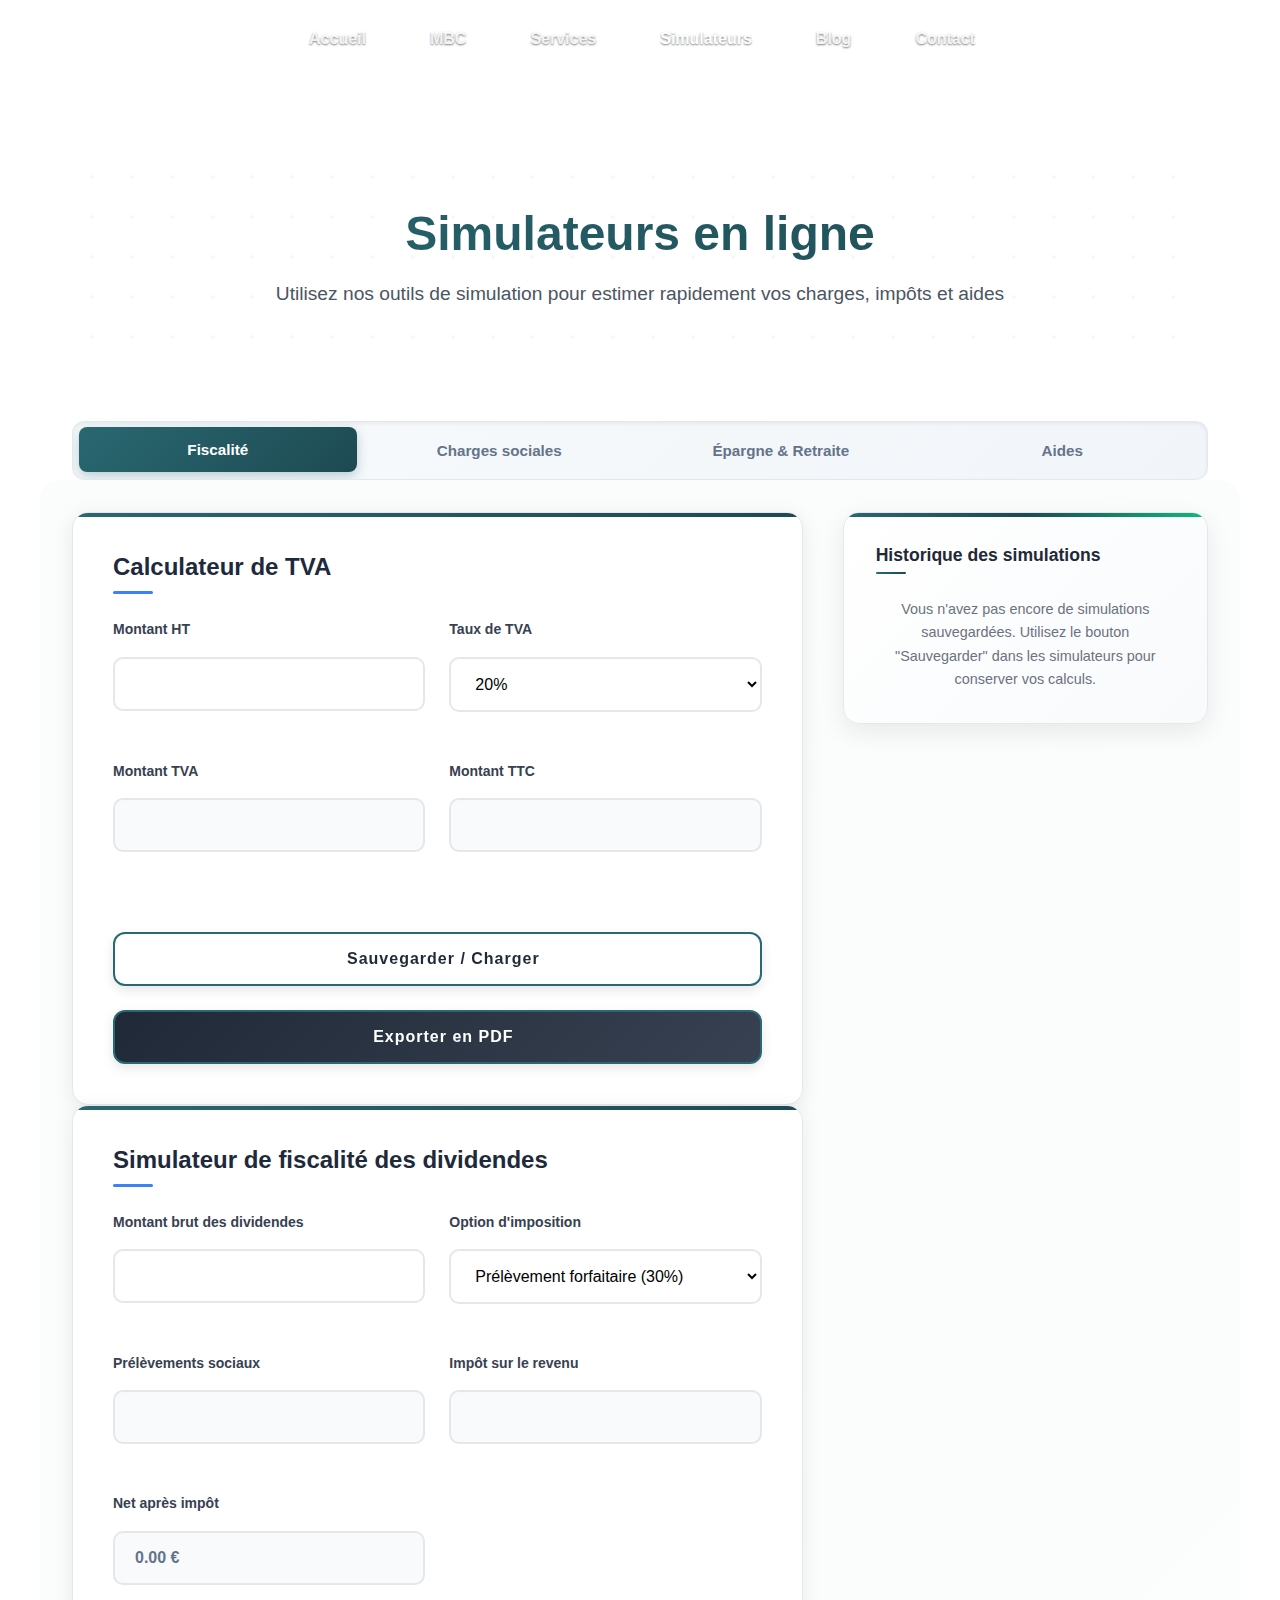
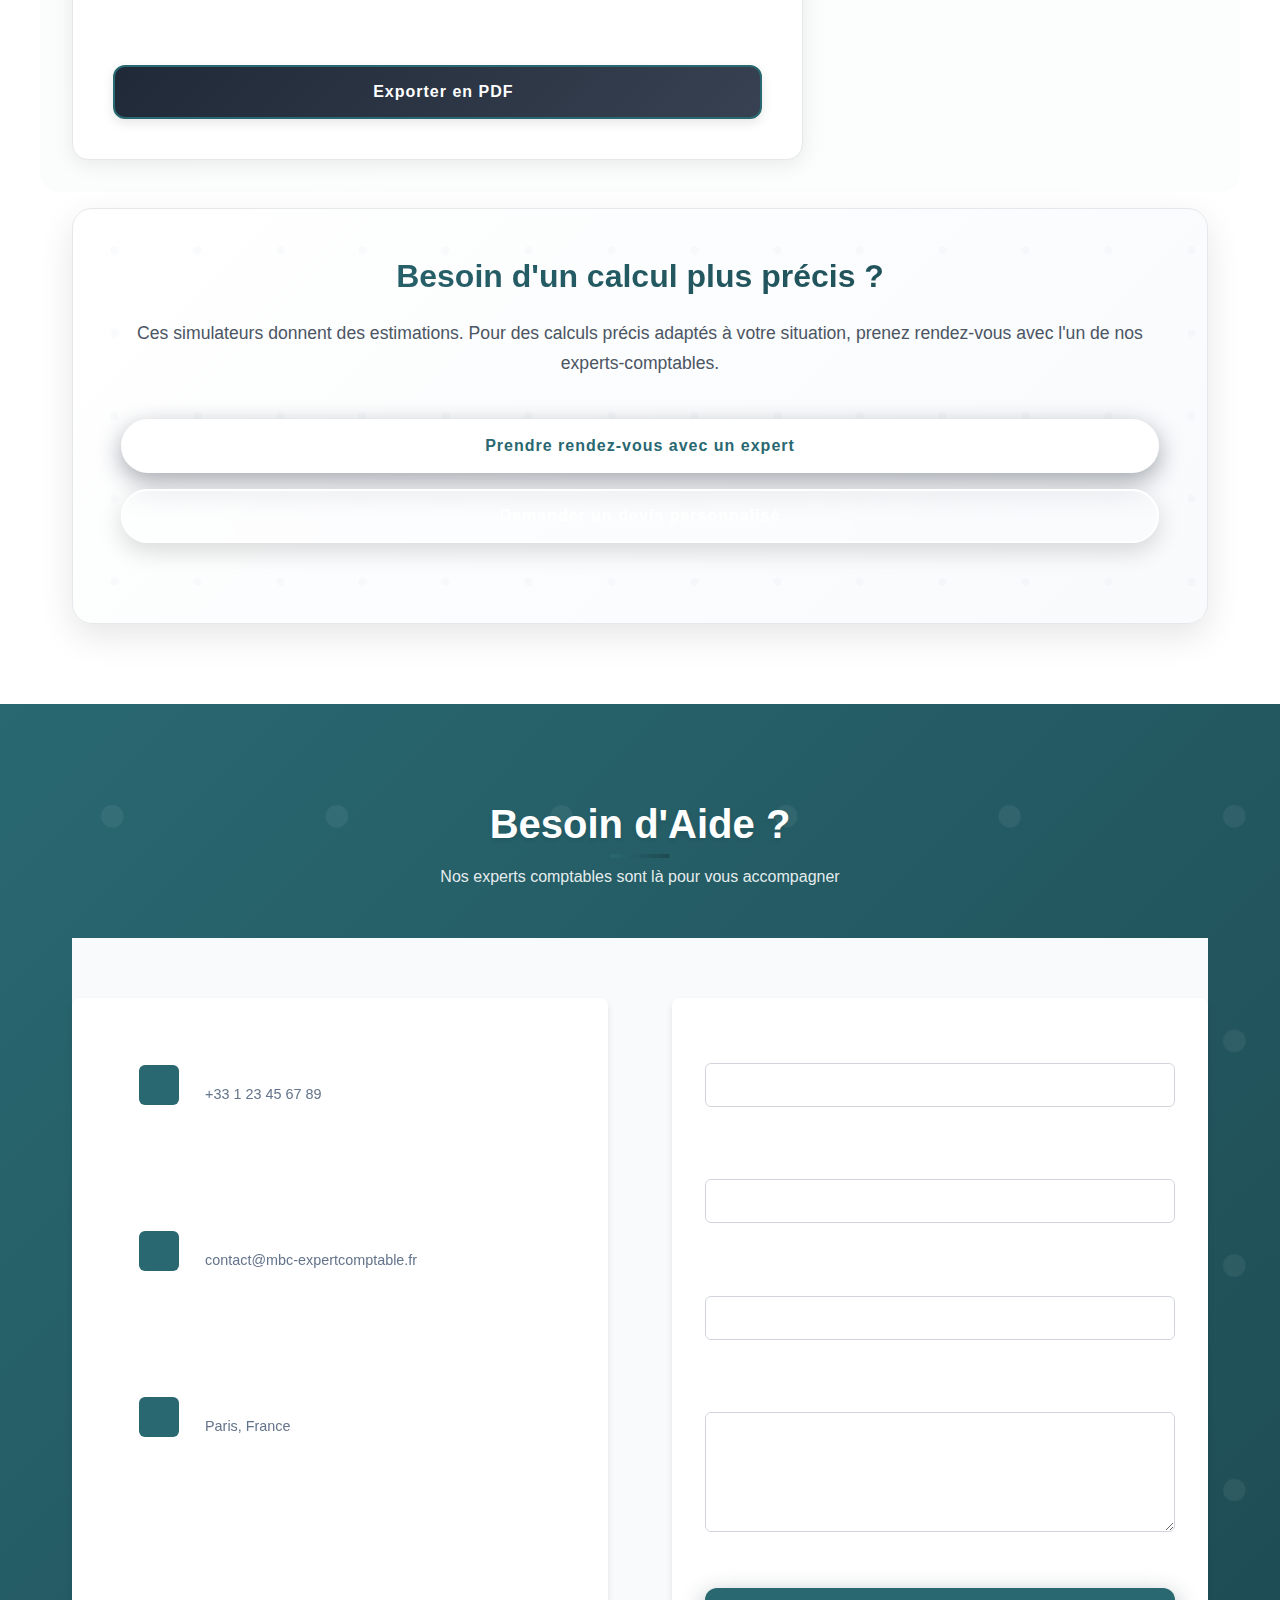
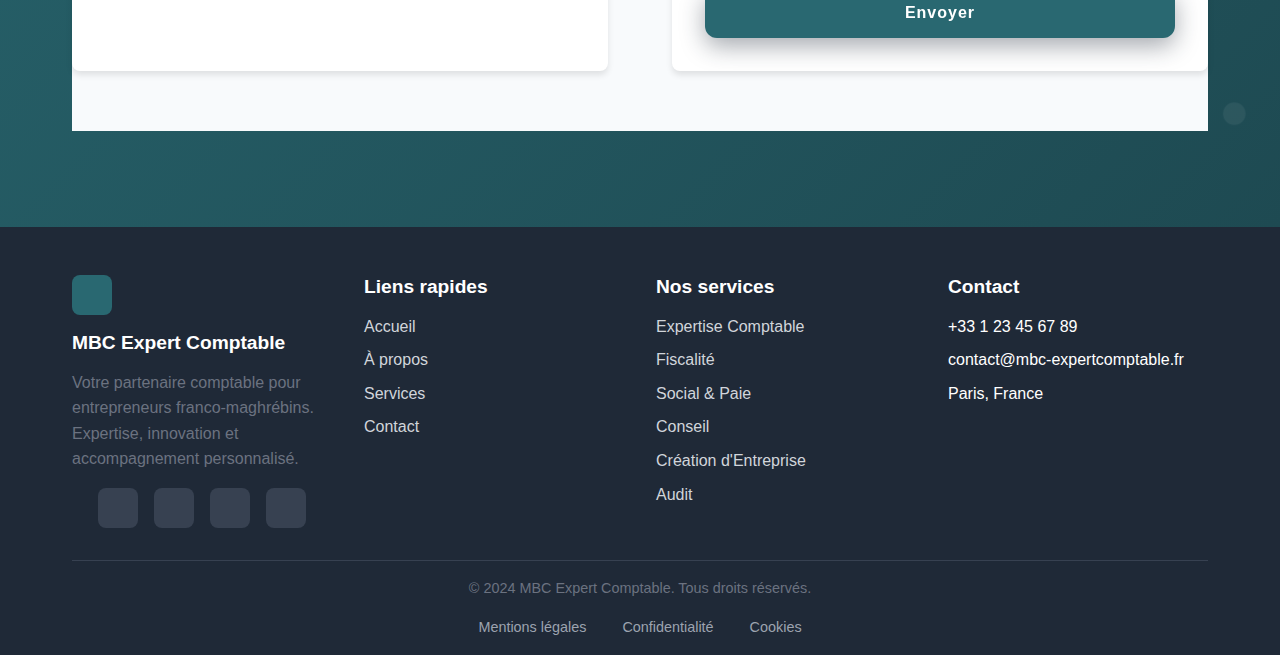
<file: simulators.html>
<!DOCTYPE html>
<html lang="fr">
<head>
    <meta charset="UTF-8">
    <meta name="viewport" content="width=device-width, initial-scale=1.0">
    <title>Simulateurs Comptables - MBC Expert Comptable</title>
    <meta name="description" content="Outils et simulateurs comptables gratuits pour entrepreneurs. Calculs de charges, TVA, seuil de rentabilité, et bien plus.">
    <meta name="keywords" content="simulateur comptable, calcul charges, TVA, seuil rentabilité, entrepreneur, France">
    
    <!-- Open Graph / Facebook -->
    <meta property="og:type" content="website">
    <meta property="og:url" content="https://mbc-expertcomptable.fr/simulators">
    <meta property="og:title" content="Simulateurs Comptables - MBC Expert Comptable">
    <meta property="og:description" content="Outils et simulateurs comptables gratuits pour entrepreneurs. Calculs de charges, TVA, seuil de rentabilité, et bien plus.">
    
    <!-- Twitter -->
    <meta property="twitter:card" content="summary_large_image">
    <meta property="twitter:url" content="https://mbc-expertcomptable.fr/simulators">
    <meta property="twitter:title" content="Simulateurs Comptables - MBC Expert Comptable">
    <meta property="twitter:description" content="Outils et simulateurs comptables gratuits pour entrepreneurs. Calculs de charges, TVA, seuil de rentabilité, et bien plus.">
    
    <!-- Canonical URL -->
    <link rel="canonical" href="https://mbc-expertcomptable.fr/simulators">
    
    <!-- Favicon -->
    <link rel="icon" type="image/png" href="assets/mbc.png">
    
    <!-- Fonts -->
    <link rel="preconnect" href="https://fonts.googleapis.com">
    <link rel="preconnect" href="https://fonts.gstatic.com" crossorigin>
    <link href="https://fonts.googleapis.com/css2?family=Inter:wght@400;500;600;700;800;900&display=swap" rel="stylesheet">
    
    <!-- Font Awesome -->
    <link rel="stylesheet" href="https://cdnjs.cloudflare.com/ajax/libs/font-awesome/6.4.0/css/all.min.css">
    
    <!-- AOS Animation -->
    <link href="https://unpkg.com/aos@2.3.1/dist/aos.css" rel="stylesheet">
    
    <!-- Styles -->
    <link rel="stylesheet" href="styles.css">
</head>
<body class="simulators-page">

    <!-- Header -->
    <header class="header" role="banner">
        <div class="container">
            <div class="header-content">
                <!-- Logo -->
                <div class="logo">
                    <a href="index.html" aria-label="MBC Expert Comptable - Retour à l'accueil">
                        <img src="assets/mbc.png" alt="MBC Expert Comptable" loading="eager" class="logo-img">
                    </a>
                </div>

                <!-- Navigation -->
                <nav class="nav" role="navigation" aria-label="Navigation principale">
                    <ul class="nav-list">
                        <li><a href="index.html" class="nav-link">Accueil</a></li>
                        <li><a href="mbc.html" class="nav-link">MBC</a></li>
                        <li><a href="services.html" class="nav-link">Services</a></li>
                        <li><a href="simulators.html" class="nav-link active" aria-current="page">Simulateurs</a></li>
                        <li><a href="#blog" class="nav-link">Blog</a></li>
                        <li><a href="#contact" class="nav-link">Contact</a></li>
                    </ul>
                </nav>

                <!-- Header Utils -->
                <div class="header-utils">
                    <select class="language-selector" aria-label="Sélectionner la langue">
                        <option value="fr">FR</option>
                        <option value="en">EN</option>
                        <option value="ar">AR</option>
                    </select>
                    <button class="mobile-menu-toggle" aria-label="Ouvrir le menu mobile">
                        <i class="fas fa-bars"></i>
                    </button>
                </div>
            </div>
        </div>
    </header>

    <!-- Main Content -->
    <main role="main">

        <!-- Simulators Section -->
        <section class="simulators section" id="simulators">
            <div class="container">
                <header class="simulators-header">
                    <h1>Simulateurs en ligne</h1>
                    <p>Utilisez nos outils de simulation pour estimer rapidement vos charges, impôts et aides</p>
                </header>
                
                <!-- Navigation Tabs -->
                <div class="simulators-nav">
                    <button class="nav-tab active" data-tab="fiscalite">Fiscalité</button>
                    <button class="nav-tab" data-tab="charges">Charges sociales</button>
                    <button class="nav-tab" data-tab="epargne">Épargne & Retraite</button>
                    <button class="nav-tab" data-tab="aides">Aides</button>
                </div>
                
                <div class="simulators-content">
                    <div class="simulators-main">
                        <!-- Fiscalité Tab -->
                        <div class="tab-content active" id="fiscalite">
                            <div class="simulator-card">
                                <h3>Calculateur de TVA</h3>
                                <div class="simulator-form">
                                    <div class="form-group">
                                        <label for="tva-ht">Montant HT</label>
                                        <input type="number" id="tva-ht" placeholder="0.00" step="0.01">
                                    </div>
                                    <div class="form-group">
                                        <label for="tva-rate">Taux de TVA</label>
                                        <select id="tva-rate">
                                            <option value="20">20%</option>
                                            <option value="10">10%</option>
                                            <option value="5.5">5.5%</option>
                                            <option value="2.1">2.1%</option>
                                        </select>
                                    </div>
                                    <div class="form-group">
                                        <label for="tva-amount">Montant TVA</label>
                                        <input type="text" id="tva-amount" readonly>
                                    </div>
                                    <div class="form-group">
                                        <label for="tva-ttc">Montant TTC</label>
                                        <input type="text" id="tva-ttc" readonly>
                                    </div>
                                    <div class="simulator-actions">
                                        <button class="btn btn-secondary">
                                            <i class="fas fa-save"></i> Sauvegarder / Charger
                                        </button>
                                        <button class="btn btn-primary">
                                            <i class="fas fa-file-pdf"></i> Exporter en PDF
                                        </button>
                                    </div>
                                </div>
                            </div>
                            
                            <div class="simulator-card">
                                <h3>Simulateur de fiscalité des dividendes</h3>
                                <div class="simulator-form">
                                    <div class="form-group">
                                        <label for="div-brut">Montant brut des dividendes</label>
                                        <input type="number" id="div-brut" placeholder="0.00" step="0.01">
                                    </div>
                                    <div class="form-group">
                                        <label for="div-option">Option d'imposition</label>
                                        <select id="div-option">
                                            <option value="flat">Prélèvement forfaitaire (30%)</option>
                                            <option value="progressif">Barème progressif</option>
                                        </select>
                                    </div>
                                    <div class="form-group">
                                        <label for="div-social">Prélèvements sociaux</label>
                                        <input type="text" id="div-social" readonly>
                                    </div>
                                    <div class="form-group">
                                        <label for="div-impot">Impôt sur le revenu</label>
                                        <input type="text" id="div-impot" readonly>
                                    </div>
                                    <div class="form-group">
                                        <label for="div-net">Net après impôt</label>
                                        <input type="text" id="div-net" readonly value="0.00 €">
                                    </div>
                                    <div class="simulator-actions">
                                        <button class="btn btn-primary">
                                            <i class="fas fa-file-pdf"></i> Exporter en PDF
                                        </button>
                                    </div>
                                </div>
                            </div>
                        </div>
                        
                        <!-- Charges sociales Tab -->
                        <div class="tab-content" id="charges">
                            <div class="simulator-card">
                                <h3>Simulateur de charges sociales</h3>
                                <div class="simulator-form">
                                    <div class="form-group">
                                        <label for="charges-brut">Rémunération brute annuelle</label>
                                        <input type="number" id="charges-brut" placeholder="0.00" step="0.01">
                                    </div>
                                    <div class="form-group">
                                        <label for="charges-status">Statut juridique</label>
                                        <select id="charges-status">
                                            <option value="salarie">Salarié</option>
                                            <option value="micro">Micro-entreprise</option>
                                            <option value="auto">Auto-entrepreneur</option>
                                            <option value="sarl">SARL</option>
                                            <option value="sas">SAS</option>
                                        </select>
                                    </div>
                                    <div class="form-group">
                                        <label for="charges-total">Total charges sociales</label>
                                        <input type="text" id="charges-total" readonly>
                                    </div>
                                    <div class="form-group">
                                        <label for="charges-net">Net après charges</label>
                                        <input type="text" id="charges-net" readonly>
                                    </div>
                                    <p class="disclaimer">* Ces calculs sont des estimations. Consultez un expert-comptable pour des calculs précis.</p>
                                    <div class="simulator-actions">
                                        <button class="btn btn-secondary">
                                            <i class="fas fa-save"></i> Sauvegarder / Charger
                                        </button>
                                        <button class="btn btn-primary">
                                            <i class="fas fa-file-pdf"></i> Exporter en PDF
                                        </button>
                                    </div>
                                </div>
                            </div>
                        </div>
                        
                        <!-- Épargne & Retraite Tab -->
                        <div class="tab-content" id="epargne">
                            <div class="simulator-card">
                                <h3>Simulateur de sortie du PER</h3>
                                <div class="simulator-form">
                                    <div class="form-group">
                                        <label for="per-age">Âge</label>
                                        <input type="number" id="per-age" placeholder="Votre âge">
                                    </div>
                                    <div class="form-group">
                                        <label for="per-montant">Montant du rachat</label>
                                        <input type="number" id="per-montant" placeholder="0.00" step="0.01">
                                    </div>
                                    <div class="form-group">
                                        <label for="per-type">Type de sortie</label>
                                        <select id="per-type">
                                            <option value="partiel">Rachat partiel</option>
                                            <option value="total">Rachat total</option>
                                        </select>
                                    </div>
                                    <div class="form-group">
                                        <label for="per-situation">Situation</label>
                                        <select id="per-situation">
                                            <option value="actif">Actif</option>
                                            <option value="retraite">Retraité</option>
                                        </select>
                                    </div>
                                    <div class="form-group">
                                        <label for="per-impot">Imposition estimée</label>
                                        <input type="text" id="per-impot" readonly>
                                    </div>
                                    <div class="form-group">
                                        <label for="per-net">Montant net estimé</label>
                                        <input type="text" id="per-net" readonly value="0.00 €">
                                    </div>
                                    <div class="simulator-actions">
                                        <button class="btn btn-primary">
                                            <i class="fas fa-file-pdf"></i> Exporter en PDF
                                        </button>
                                    </div>
                                </div>
                            </div>
                        </div>
                        
                        <!-- Aides Tab -->
                        <div class="tab-content" id="aides">
                            <div class="simulator-card">
                                <h3>Simulateur d'aides au logement</h3>
                                <div class="simulator-form">
                                    <div class="form-group">
                                        <label for="aide-revenus">Revenus fiscaux annuels</label>
                                        <input type="number" id="aide-revenus" placeholder="0.00" step="0.01">
                                    </div>
                                    <div class="form-group">
                                        <label for="aide-loyer">Loyer mensuel (charges comprises)</label>
                                        <input type="number" id="aide-loyer" placeholder="0.00" step="0.01">
                                    </div>
                                    <div class="form-group">
                                        <label for="aide-famille">Situation familiale</label>
                                        <select id="aide-famille">
                                            <option value="celibataire">Célibataire</option>
                                            <option value="couple">Couple</option>
                                            <option value="divorce">Divorcé(e)</option>
                                        </select>
                                    </div>
                                    <div class="form-group">
                                        <label for="aide-enfants">Nombre d'enfants à charge</label>
                                        <select id="aide-enfants">
                                            <option value="0">0</option>
                                            <option value="1">1</option>
                                            <option value="2">2</option>
                                            <option value="3">3</option>
                                            <option value="4">4+</option>
                                        </select>
                                    </div>
                                    <div class="form-group">
                                        <label for="aide-zone">Zone géographique</label>
                                        <select id="aide-zone">
                                            <option value="1">Zone 1</option>
                                            <option value="2">Zone 2</option>
                                            <option value="3">Zone 3</option>
                                        </select>
                                    </div>
                                    <div class="aide-result">
                                        <span class="aide-label">Aide mensuelle estimée:</span>
                                        <span class="aide-amount" id="aide-amount">0 €</span>
                                    </div>
                                    <p class="disclaimer">* Cette estimation est donnée à titre indicatif. Le montant réel de votre aide peut varier en fonction de votre situation précise.</p>
                                    <div class="simulator-actions">
                                        <button class="btn btn-primary">
                                            <i class="fas fa-file-pdf"></i> Exporter en PDF
                                        </button>
                                    </div>
                                </div>
                            </div>
                        </div>
                    </div>
                    
                    <!-- Simulation History Sidebar -->
                    <div class="simulators-sidebar">
                        <div class="history-card">
                            <h4>Historique des simulations</h4>
                            <div class="history-content">
                                <i class="fas fa-file-alt"></i>
                                <p>Vous n'avez pas encore de simulations sauvegardées. Utilisez le bouton "Sauvegarder" dans les simulateurs pour conserver vos calculs.</p>
                            </div>
                        </div>
                    </div>
                </div>
                
                <!-- Call to Action -->
                <div class="simulators-cta">
                    <h3>Besoin d'un calcul plus précis ?</h3>
                    <p>Ces simulateurs donnent des estimations. Pour des calculs précis adaptés à votre situation, prenez rendez-vous avec l'un de nos experts-comptables.</p>
                    <div class="cta-buttons">
                        <button class="btn btn-primary">Prendre rendez-vous avec un expert</button>
                        <button class="btn btn-secondary">Demander un devis personnalisé</button>
                    </div>
                </div>
            </div>
        </section>

        <!-- Contact Section -->
        <section class="contact section" id="contact">
            <div class="container">
                <header class="section-header">
                    <h2>Besoin d'Aide ?</h2>
                    <p>Nos experts comptables sont là pour vous accompagner</p>
                </header>
                
                <div class="contact-content">
                    <div class="contact-info">
                        <div class="contact-item">
                            <div class="contact-icon">
                                <i class="fas fa-phone"></i>
                            </div>
                            <div class="contact-details">
                                <h4>Téléphone</h4>
                                <p>+33 1 23 45 67 89</p>
                            </div>
                        </div>
                        
                        <div class="contact-item">
                            <div class="contact-icon">
                                <i class="fas fa-envelope"></i>
                            </div>
                            <div class="contact-details">
                                <h4>Email</h4>
                                <p>contact@mbc-expertcomptable.fr</p>
                            </div>
                        </div>
                        
                        <div class="contact-item">
                            <div class="contact-icon">
                                <i class="fas fa-map-marker-alt"></i>
                            </div>
                            <div class="contact-details">
                                <h4>Adresse</h4>
                                <p>Paris, France</p>
                            </div>
                        </div>
                    </div>
                    
                    <div class="contact-form">
                        <form>
                            <div class="form-group">
                                <label for="contact-name">Nom complet</label>
                                <input type="text" id="contact-name" required>
                            </div>
                            <div class="form-group">
                                <label for="contact-email">Email</label>
                                <input type="email" id="contact-email" required>
                            </div>
                            <div class="form-group">
                                <label for="contact-subject">Sujet</label>
                                <input type="text" id="contact-subject" required>
                            </div>
                            <div class="form-group">
                                <label for="contact-message">Message</label>
                                <textarea id="contact-message" rows="5" required></textarea>
                            </div>
                            <button type="submit" class="btn btn-primary btn-full">Envoyer</button>
                        </form>
                    </div>
                </div>
            </div>
        </section>
    </main>

    <!-- Footer -->
    <footer class="footer" role="contentinfo">
        <div class="container">
            <div class="footer-content">
                <div class="footer-section">
                    <div class="footer-icon">
                        <i class="fas fa-building" aria-hidden="true"></i>
                    </div>
                    <h3>MBC Expert Comptable</h3>
                    <p>Votre partenaire comptable pour entrepreneurs franco-maghrébins. Expertise, innovation et accompagnement personnalisé.</p>
                    <div class="social-links">
                        <a href="#" aria-label="Facebook"><i class="fab fa-facebook-f" aria-hidden="true"></i></a>
                        <a href="#" aria-label="LinkedIn"><i class="fab fa-linkedin-in" aria-hidden="true"></i></a>
                        <a href="#" aria-label="Twitter"><i class="fab fa-twitter" aria-hidden="true"></i></a>
                        <a href="#" aria-label="Instagram"><i class="fab fa-instagram" aria-hidden="true"></i></a>
                    </div>
                </div>
                <div class="footer-section">
                    <h3>Liens rapides</h3>
                    <ul>
                        <li><a href="index.html">Accueil</a></li>
                        <li><a href="mbc.html">À propos</a></li>
                        <li><a href="services.html">Services</a></li>
                        <li><a href="#contact">Contact</a></li>
                    </ul>
                </div>
                <div class="footer-section">
                    <h3>Nos services</h3>
                    <ul>
                        <li><a href="services.html">Expertise Comptable</a></li>
                        <li><a href="services.html">Fiscalité</a></li>
                        <li><a href="services.html">Social & Paie</a></li>
                        <li><a href="services.html">Conseil</a></li>
                        <li><a href="services.html">Création d'Entreprise</a></li>
                        <li><a href="services.html">Audit</a></li>
                    </ul>
                </div>
                <div class="footer-section">
                    <h3>Contact</h3>
                    <ul>
                        <li><i class="fas fa-phone" aria-hidden="true"></i> +33 1 23 45 67 89</li>
                        <li><i class="fas fa-envelope" aria-hidden="true"></i> contact@mbc-expertcomptable.fr</li>
                        <li><i class="fas fa-map-marker-alt" aria-hidden="true"></i> Paris, France</li>
                    </ul>
                </div>
            </div>
            <div class="footer-bottom">
                <p>&copy; 2024 MBC Expert Comptable. Tous droits réservés.</p>
                <div>
                    <a href="#mentions">Mentions légales</a>
                    <a href="#confidentialite">Confidentialité</a>
                    <a href="#cookies">Cookies</a>
                </div>
            </div>
        </div>
    </footer>

    <!-- Scripts -->
    <script src="https://unpkg.com/aos@2.3.1/dist/aos.js"></script>
    <script src="script.js"></script>
    <script>
        // Initialize AOS
        AOS.init({
            duration: 800,
            easing: 'ease-in-out',
            once: true
        });

        // Tab Navigation
        document.addEventListener('DOMContentLoaded', function() {
            const tabs = document.querySelectorAll('.nav-tab');
            const tabContents = document.querySelectorAll('.tab-content');

            tabs.forEach(tab => {
                tab.addEventListener('click', function() {
                    const targetTab = this.getAttribute('data-tab');
                    
                    // Remove active class from all tabs and contents
                    tabs.forEach(t => t.classList.remove('active'));
                    tabContents.forEach(content => content.classList.remove('active'));
                    
                    // Add active class to clicked tab and corresponding content
                    this.classList.add('active');
                    document.getElementById(targetTab).classList.add('active');
                });
            });

            // TVA Calculator - Real-time calculation
            const tvaHtInput = document.getElementById('tva-ht');
            const tvaRateSelect = document.getElementById('tva-rate');
            const tvaAmountInput = document.getElementById('tva-amount');
            const tvaTtcInput = document.getElementById('tva-ttc');

            function calculateTVA() {
                const ht = parseFloat(tvaHtInput.value) || 0;
                const rate = parseFloat(tvaRateSelect.value) / 100;
                const tva = ht * rate;
                const ttc = ht + tva;
                
                tvaAmountInput.value = tva.toFixed(2) + ' €';
                tvaTtcInput.value = ttc.toFixed(2) + ' €';
            }

            tvaHtInput.addEventListener('input', calculateTVA);
            tvaRateSelect.addEventListener('change', calculateTVA);

            // Dividend Calculator
            const divBrutInput = document.getElementById('div-brut');
            const divOptionSelect = document.getElementById('div-option');
            const divSocialInput = document.getElementById('div-social');
            const divImpotInput = document.getElementById('div-impot');
            const divNetInput = document.getElementById('div-net');

            function calculateDividends() {
                const brut = parseFloat(divBrutInput.value) || 0;
                const option = divOptionSelect.value;
                
                let social, impot, net;
                if (option === 'flat') {
                    social = brut * 0.17; // 17% prélèvements sociaux
                    impot = brut * 0.13; // 13% impôt forfaitaire
                    net = brut - social - impot;
                } else {
                    social = brut * 0.17; // 17% prélèvements sociaux
                    impot = brut * 0.12; // 12% barème progressif
                    net = brut - social - impot;
                }
                
                divSocialInput.value = social.toFixed(2) + ' €';
                divImpotInput.value = impot.toFixed(2) + ' €';
                divNetInput.value = net.toFixed(2) + ' €';
            }

            divBrutInput.addEventListener('input', calculateDividends);
            divOptionSelect.addEventListener('change', calculateDividends);

            // Social Charges Calculator
            const chargesBrutInput = document.getElementById('charges-brut');
            const chargesStatusSelect = document.getElementById('charges-status');
            const chargesTotalInput = document.getElementById('charges-total');
            const chargesNetInput = document.getElementById('charges-net');

            function calculateSocialCharges() {
                const brut = parseFloat(chargesBrutInput.value) || 0;
                const status = chargesStatusSelect.value;
                
                let charges, net;
                switch(status) {
                    case 'salarie':
                        charges = brut * 0.22; // 22% charges salariales
                        net = brut - charges;
                        break;
                    case 'micro':
                        charges = brut * 0.12; // 12% micro-entreprise
                        net = brut - charges;
                        break;
                    case 'auto':
                        charges = brut * 0.22; // 22% auto-entrepreneur
                        net = brut - charges;
                        break;
                    case 'sarl':
                        charges = brut * 0.45; // 45% SARL
                        net = brut - charges;
                        break;
                    case 'sas':
                        charges = brut * 0.50; // 50% SAS
                        net = brut - charges;
                        break;
                }
                
                chargesTotalInput.value = charges.toFixed(2) + ' €';
                chargesNetInput.value = net.toFixed(2) + ' €';
            }

            chargesBrutInput.addEventListener('input', calculateSocialCharges);
            chargesStatusSelect.addEventListener('change', calculateSocialCharges);

            // PER Calculator
            const perAgeInput = document.getElementById('per-age');
            const perMontantInput = document.getElementById('per-montant');
            const perTypeSelect = document.getElementById('per-type');
            const perSituationSelect = document.getElementById('per-situation');
            const perImpotInput = document.getElementById('per-impot');
            const perNetInput = document.getElementById('per-net');

            function calculatePER() {
                const age = parseInt(perAgeInput.value) || 0;
                const montant = parseFloat(perMontantInput.value) || 0;
                const type = perTypeSelect.value;
                const situation = perSituationSelect.value;
                
                let impot, net;
                if (situation === 'retraite') {
                    impot = montant * 0.10; // 10% si retraité
                } else if (age >= 60) {
                    impot = montant * 0.15; // 15% si 60+ ans
                } else {
                    impot = montant * 0.30; // 30% si avant 60 ans
                }
                
                net = montant - impot;
                
                perImpotInput.value = impot.toFixed(2) + ' €';
                perNetInput.value = net.toFixed(2) + ' €';
            }

            perAgeInput.addEventListener('input', calculatePER);
            perMontantInput.addEventListener('input', calculatePER);
            perTypeSelect.addEventListener('change', calculatePER);
            perSituationSelect.addEventListener('change', calculatePER);

            // Housing Aid Calculator
            const aideRevenusInput = document.getElementById('aide-revenus');
            const aideLoyerInput = document.getElementById('aide-loyer');
            const aideFamilleSelect = document.getElementById('aide-famille');
            const aideEnfantsSelect = document.getElementById('aide-enfants');
            const aideZoneSelect = document.getElementById('aide-zone');
            const aideAmountSpan = document.getElementById('aide-amount');

            function calculateHousingAid() {
                const revenus = parseFloat(aideRevenusInput.value) || 0;
                const loyer = parseFloat(aideLoyerInput.value) || 0;
                const famille = aideFamilleSelect.value;
                const enfants = parseInt(aideEnfantsSelect.value) || 0;
                const zone = parseInt(aideZoneSelect.value) || 1;
                
                // Simplified calculation for housing aid
                let aide = 0;
                if (revenus > 0 && loyer > 0) {
                    const revenusParPersonne = revenus / (1 + (famille === 'couple' ? 1 : 0) + enfants);
                    const loyerMax = 300 + (enfants * 50); // Simplified max rent
                    
                    if (loyer <= loyerMax && revenusParPersonne < 20000) {
                        aide = Math.min(loyer * 0.3, 200); // Max 30% of rent, capped at 200€
                    }
                }
                
                aideAmountSpan.textContent = aide.toFixed(0) + ' €';
            }

            aideRevenusInput.addEventListener('input', calculateHousingAid);
            aideLoyerInput.addEventListener('input', calculateHousingAid);
            aideFamilleSelect.addEventListener('change', calculateHousingAid);
            aideEnfantsSelect.addEventListener('change', calculateHousingAid);
            aideZoneSelect.addEventListener('change', calculateHousingAid);
        });
    </script>
</body>
</html>
</file>
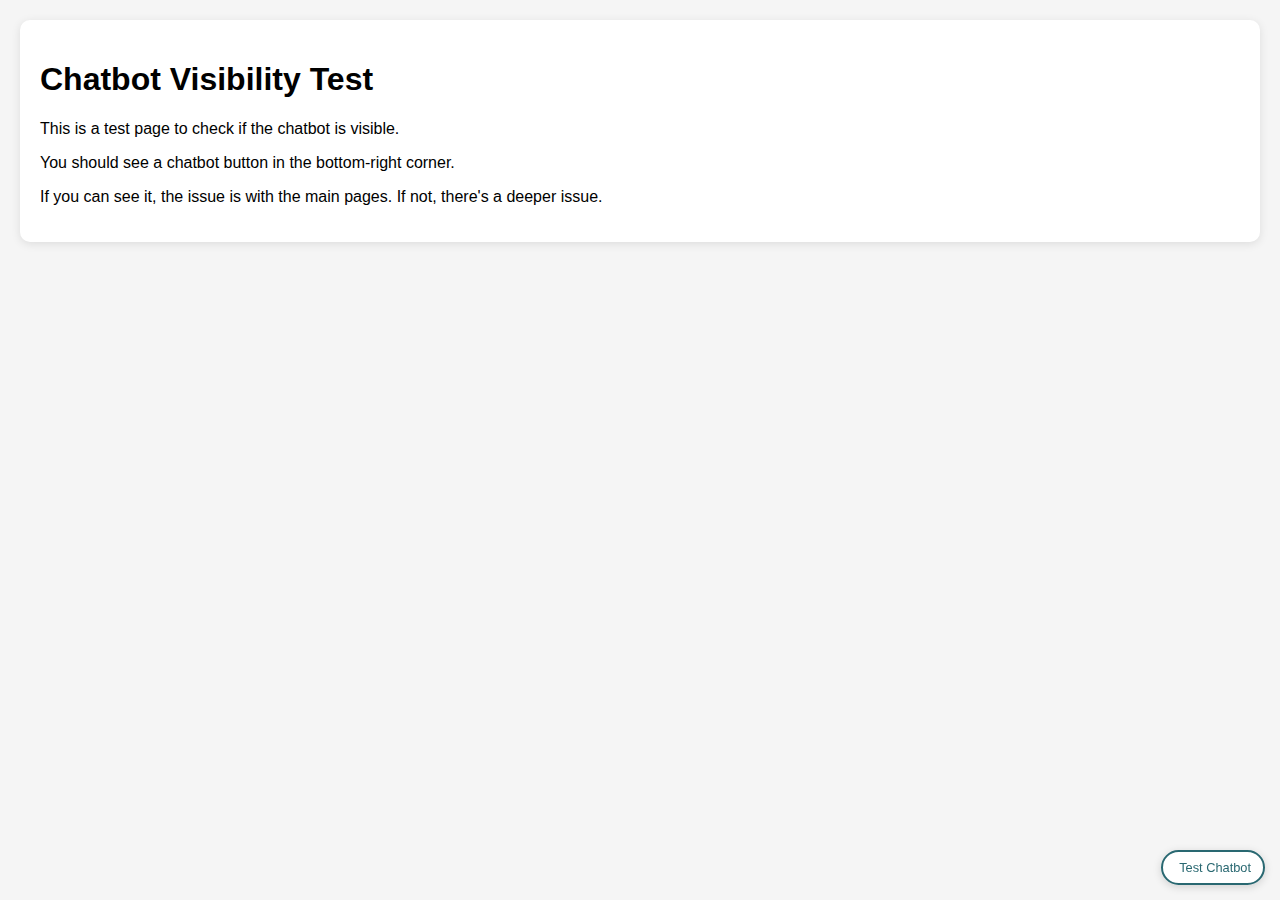
<file: test-chatbot.html>
<!DOCTYPE html>
<html lang="fr">
<head>
    <meta charset="UTF-8">
    <meta name="viewport" content="width=device-width, initial-scale=1.0">
    <title>Chatbot Test</title>
    <link rel="stylesheet" href="https://cdnjs.cloudflare.com/ajax/libs/font-awesome/6.0.0/css/all.min.css">
    <style>
        body {
            margin: 0;
            padding: 20px;
            font-family: Arial, sans-serif;
            background: #f5f5f5;
        }
        
        .test-info {
            background: white;
            padding: 20px;
            border-radius: 10px;
            margin-bottom: 20px;
            box-shadow: 0 2px 10px rgba(0,0,0,0.1);
        }
        
        .mbc-chatbot {
            display: block !important;
            visibility: visible !important;
            opacity: 1 !important;
            position: fixed !important;
            bottom: 15px !important;
            right: 15px !important;
            z-index: 9999 !important;
        }
        
        .chatbot-toggle {
            display: flex !important;
            visibility: visible !important;
            opacity: 1 !important;
            background: rgba(255, 255, 255, 0.95) !important;
            border: 2px solid #296871 !important;
            color: #296871 !important;
            padding: 8px 12px !important;
            border-radius: 50px !important;
            cursor: pointer !important;
            align-items: center !important;
            gap: 4px !important;
            font-size: 0.8rem !important;
            box-shadow: 0 2px 8px rgba(0, 0, 0, 0.15) !important;
        }
        
        .chatbot-toggle:hover {
            background: rgba(41, 104, 113, 0.1) !important;
            transform: translateY(-2px) !important;
        }
    </style>
</head>
<body>
    <div class="test-info">
        <h1>Chatbot Visibility Test</h1>
        <p>This is a test page to check if the chatbot is visible.</p>
        <p>You should see a chatbot button in the bottom-right corner.</p>
        <p>If you can see it, the issue is with the main pages. If not, there's a deeper issue.</p>
    </div>
    
    <!-- Chatbot -->
    <div class="mbc-chatbot">
        <div class="chatbot-toggle" onclick="alert('Chatbot clicked!')">
            <i class="fas fa-comments"></i>
            <span>Test Chatbot</span>
        </div>
    </div>
    
    <script>
        console.log('Test page loaded');
        console.log('Chatbot element:', document.querySelector('.mbc-chatbot'));
        console.log('Chatbot toggle element:', document.querySelector('.chatbot-toggle'));
        
        // Check if elements are visible
        const chatbot = document.querySelector('.mbc-chatbot');
        const toggle = document.querySelector('.chatbot-toggle');
        
        if (chatbot) {
            console.log('Chatbot computed style:', window.getComputedStyle(chatbot));
            console.log('Chatbot display:', window.getComputedStyle(chatbot).display);
            console.log('Chatbot visibility:', window.getComputedStyle(chatbot).visibility);
            console.log('Chatbot opacity:', window.getComputedStyle(chatbot).opacity);
        }
        
        if (toggle) {
            console.log('Toggle computed style:', window.getComputedStyle(toggle));
            console.log('Toggle display:', window.getComputedStyle(toggle).display);
            console.log('Toggle visibility:', window.getComputedStyle(toggle).visibility);
            console.log('Toggle opacity:', window.getComputedStyle(toggle).opacity);
        }
    </script>
</body>
</html>
</file>
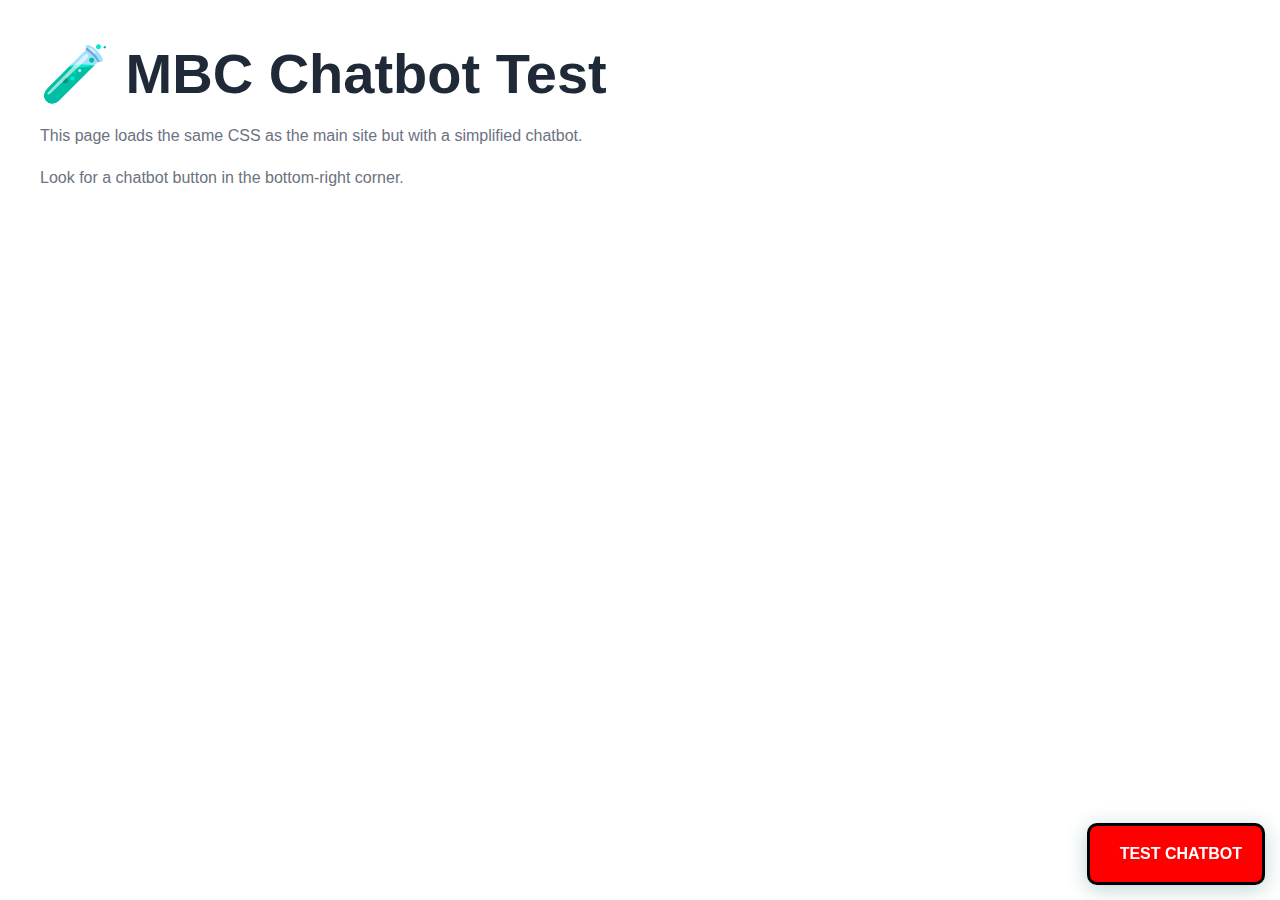
<file: test-mbc-chatbot.html>
<!DOCTYPE html>
<html lang="fr">
<head>
    <meta charset="UTF-8">
    <meta name="viewport" content="width=device-width, initial-scale=1.0">
    <title>MBC Chatbot Test</title>
    <link rel="stylesheet" href="styles.css">
    <link rel="stylesheet" href="https://cdnjs.cloudflare.com/ajax/libs/font-awesome/6.0.0/css/all.min.css">
</head>
<body>
    <div style="padding: 20px; background: white; margin: 20px; border-radius: 10px;">
        <h1>🧪 MBC Chatbot Test</h1>
        <p>This page loads the same CSS as the main site but with a simplified chatbot.</p>
        <p>Look for a chatbot button in the bottom-right corner.</p>
    </div>
    
    <!-- Simplified Chatbot with same structure as main site -->
    <div class="mbc-chatbot" style="display: block !important; visibility: visible !important; opacity: 1 !important; position: fixed !important; bottom: 15px !important; right: 15px !important; z-index: 9999 !important;">
        <div class="chatbot-toggle" onclick="alert('MBC Chatbot clicked!')" style="display: flex !important; visibility: visible !important; opacity: 1 !important; background: #ff0000 !important; color: white !important; border: 3px solid #000 !important; padding: 15px 20px !important; border-radius: 10px !important; cursor: pointer !important; font-weight: bold !important; font-size: 16px !important;">
            <i class="fas fa-comments"></i>
            <span>TEST CHATBOT</span>
        </div>
    </div>
    
    <script>
        console.log('=== MBC CHATBOT TEST ===');
        
        setTimeout(() => {
            const chatbot = document.querySelector('.mbc-chatbot');
            const toggle = document.querySelector('.chatbot-toggle');
            
            console.log('Chatbot found:', !!chatbot);
            console.log('Toggle found:', !!toggle);
            
            if (chatbot) {
                const style = window.getComputedStyle(chatbot);
                console.log('Chatbot styles:', {
                    display: style.display,
                    visibility: style.visibility,
                    opacity: style.opacity,
                    position: style.position,
                    bottom: style.bottom,
                    right: style.right,
                    zIndex: style.zIndex
                });
            }
            
            if (toggle) {
                const style = window.getComputedStyle(toggle);
                console.log('Toggle styles:', {
                    display: style.display,
                    visibility: style.visibility,
                    opacity: style.opacity
                });
            }
        }, 1000);
    </script>
</body>
</html>
</file>
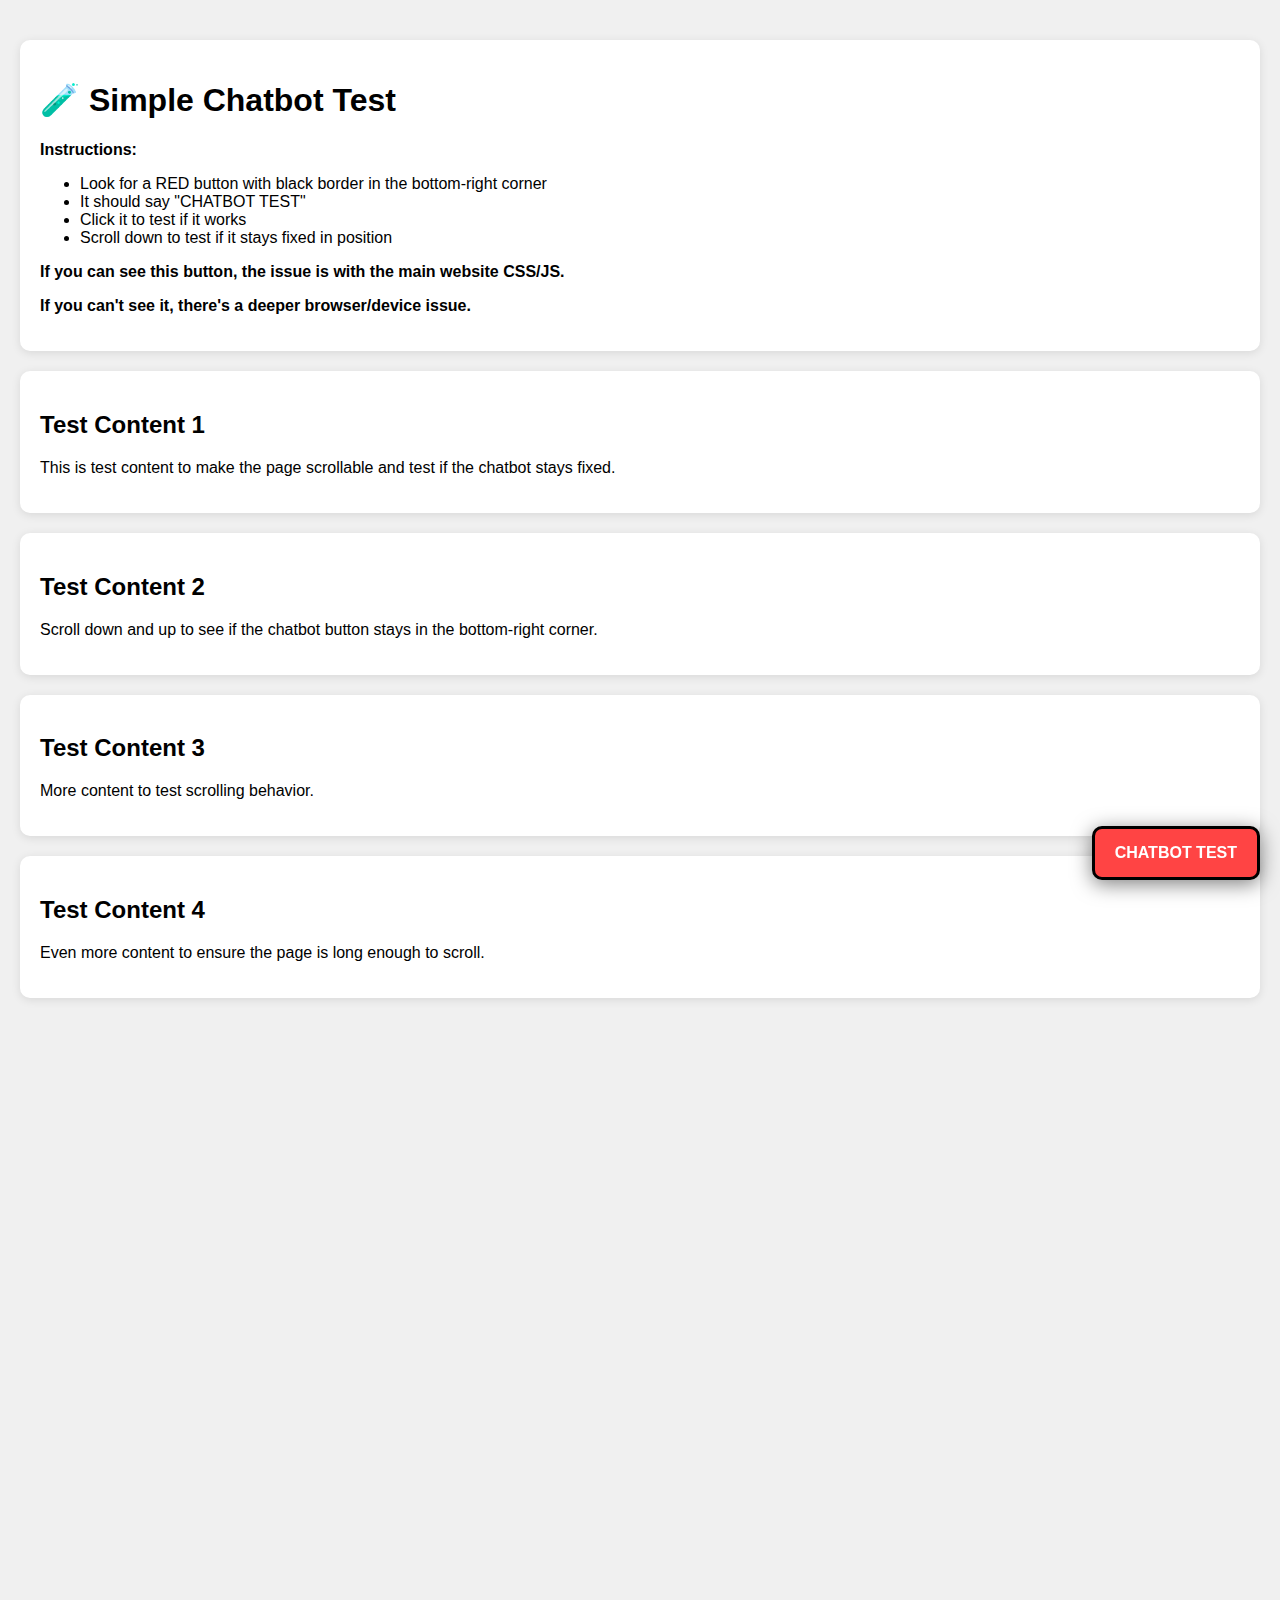
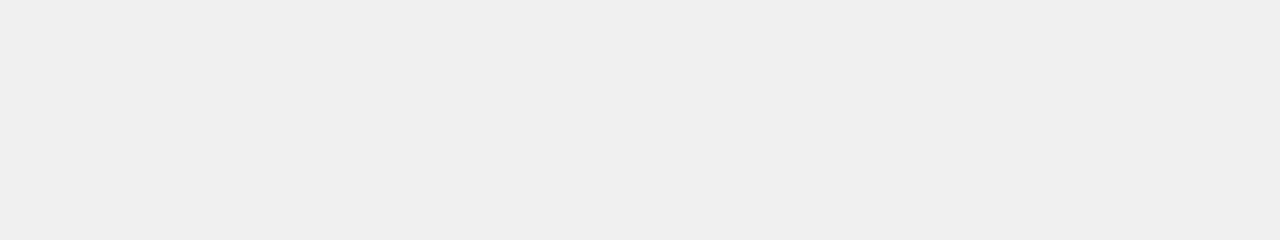
<file: test-simple-chatbot.html>
<!DOCTYPE html>
<html lang="fr">
<head>
    <meta charset="UTF-8">
    <meta name="viewport" content="width=device-width, initial-scale=1.0">
    <title>Simple Chatbot Test</title>
    <style>
        body {
            margin: 0;
            padding: 20px;
            font-family: Arial, sans-serif;
            background: #f0f0f0;
            min-height: 200vh; /* Make page scrollable */
        }
        
        .test-content {
            background: white;
            padding: 20px;
            margin: 20px 0;
            border-radius: 10px;
            box-shadow: 0 2px 10px rgba(0,0,0,0.1);
        }
        
        /* GUARANTEED VISIBLE CHATBOT */
        .simple-chatbot {
            position: fixed !important;
            bottom: 20px !important;
            right: 20px !important;
            z-index: 99999 !important;
            display: block !important;
            visibility: visible !important;
            opacity: 1 !important;
        }
        
        .simple-chatbot-button {
            background: #ff4444 !important;
            color: white !important;
            border: 3px solid #000 !important;
            padding: 15px 20px !important;
            border-radius: 10px !important;
            cursor: pointer !important;
            font-size: 16px !important;
            font-weight: bold !important;
            display: block !important;
            visibility: visible !important;
            opacity: 1 !important;
            box-shadow: 0 4px 20px rgba(0,0,0,0.5) !important;
            text-align: center !important;
        }
        
        .simple-chatbot-button:hover {
            background: #cc3333 !important;
            transform: scale(1.1) !important;
        }
        
        /* Mobile specific */
        @media (max-width: 768px) {
            .simple-chatbot {
                bottom: 10px !important;
                right: 10px !important;
            }
            
            .simple-chatbot-button {
                padding: 20px !important;
                font-size: 18px !important;
            }
        }
    </style>
</head>
<body>
    <div class="test-content">
        <h1>🧪 Simple Chatbot Test</h1>
        <p><strong>Instructions:</strong></p>
        <ul>
            <li>Look for a RED button with black border in the bottom-right corner</li>
            <li>It should say "CHATBOT TEST"</li>
            <li>Click it to test if it works</li>
            <li>Scroll down to test if it stays fixed in position</li>
        </ul>
        
        <p><strong>If you can see this button, the issue is with the main website CSS/JS.</strong></p>
        <p><strong>If you can't see it, there's a deeper browser/device issue.</strong></p>
    </div>
    
    <!-- Lots of content to test scrolling -->
    <div class="test-content">
        <h2>Test Content 1</h2>
        <p>This is test content to make the page scrollable and test if the chatbot stays fixed.</p>
    </div>
    
    <div class="test-content">
        <h2>Test Content 2</h2>
        <p>Scroll down and up to see if the chatbot button stays in the bottom-right corner.</p>
    </div>
    
    <div class="test-content">
        <h2>Test Content 3</h2>
        <p>More content to test scrolling behavior.</p>
    </div>
    
    <div class="test-content">
        <h2>Test Content 4</h2>
        <p>Even more content to ensure the page is long enough to scroll.</p>
    </div>
    
    <!-- GUARANTEED VISIBLE CHATBOT -->
    <div class="simple-chatbot">
        <div class="simple-chatbot-button" onclick="alert('SUCCESS! Chatbot is visible and working!')">
            CHATBOT TEST
        </div>
    </div>
    
    <script>
        console.log('=== SIMPLE CHATBOT TEST ===');
        console.log('Page loaded at:', new Date().toISOString());
        
        // Check if chatbot elements exist
        const chatbot = document.querySelector('.simple-chatbot');
        const button = document.querySelector('.simple-chatbot-button');
        
        console.log('Chatbot div found:', !!chatbot);
        console.log('Button found:', !!button);
        
        if (chatbot) {
            const rect = chatbot.getBoundingClientRect();
            console.log('Chatbot position:', {
                top: rect.top,
                left: rect.left,
                bottom: rect.bottom,
                right: rect.right,
                width: rect.width,
                height: rect.height
            });
            
            const style = window.getComputedStyle(chatbot);
            console.log('Chatbot computed styles:', {
                display: style.display,
                visibility: style.visibility,
                opacity: style.opacity,
                position: style.position,
                zIndex: style.zIndex
            });
        }
        
        if (button) {
            const rect = button.getBoundingClientRect();
            console.log('Button position:', {
                top: rect.top,
                left: rect.left,
                bottom: rect.bottom,
                right: rect.right,
                width: rect.width,
                height: rect.height
            });
            
            const style = window.getComputedStyle(button);
            console.log('Button computed styles:', {
                display: style.display,
                visibility: style.visibility,
                opacity: style.opacity
            });
        }
        
        // Force visibility as backup
        setTimeout(() => {
            if (chatbot) {
                chatbot.style.display = 'block';
                chatbot.style.visibility = 'visible';
                chatbot.style.opacity = '1';
                chatbot.style.position = 'fixed';
                chatbot.style.bottom = '20px';
                chatbot.style.right = '20px';
                chatbot.style.zIndex = '99999';
                console.log('Forced chatbot visibility');
            }
            
            if (button) {
                button.style.display = 'block';
                button.style.visibility = 'visible';
                button.style.opacity = '1';
                console.log('Forced button visibility');
            }
        }, 500);
    </script>
</body>
</html>
</file>
<file: styles.css>
/* ========================================
   MBC EXPERT COMPTABLE - CLEAN CSS STRUCTURE
   ======================================== */

/* ========================================
   1. CSS RESET & BASE STYLES
   ======================================== */
* {
    margin: 0;
    padding: 0;
    box-sizing: border-box;
}

/* Force header transparency */
header, .header, .header-content {
    background: transparent !important;
    background-color: transparent !important;
}

html {
    scroll-behavior: smooth;
    -webkit-font-smoothing: antialiased;
    -moz-osx-font-smoothing: grayscale;
    text-rendering: optimizeLegibility;
}

body {
    font-family: 'Inter', -apple-system, BlinkMacSystemFont, 'Segoe UI', Roboto, sans-serif;
    line-height: 1.6;
    color: #1f2937;
    background-color: #ffffff;
    overflow-x: hidden;
}

/* ========================================
   2. TYPOGRAPHY
   ======================================== */
h1, h2, h3, h4, h5, h6 {
    font-weight: 700;
    line-height: 1.2;
    margin-bottom: 1rem;
    color: #1f2937;
}

h1 { font-size: 3.5rem; }
h2 { font-size: 2.5rem; }
h3 { font-size: 1.5rem; }
h4 { font-size: 1.25rem; }
h5 { font-size: 1.125rem; }
h6 { font-size: 1rem; }

p {
    margin-bottom: 1rem;
    color: #6b7280;
}

a {
    color: #296871;
    text-decoration: none;
    transition: color 0.3s ease;
}

a:hover {
    color: #1e4a52;
}

/* ========================================
   3. LAYOUT UTILITIES
   ======================================== */
.container {
    max-width: 1200px;
    margin: 0 auto;
    padding: 0 2rem;
}

.section {
    padding: 5rem 0;
}

.section-header {
    text-align: center;
    margin-bottom: 3rem;
}

.section-header h2 {
    position: relative;
    display: inline-block;
}

.section-header h2::after {
    content: '';
    position: absolute;
    bottom: -10px;
    left: 50%;
    transform: translateX(-50%);
    width: 60px;
    height: 4px;
    background: linear-gradient(90deg, #296871, #1e4a52);
    border-radius: 2px;
}

/* ========================================
   4. BUTTONS
   ======================================== */
.btn {
    display: inline-flex;
    align-items: center;
    justify-content: center;
    gap: 0.5rem;
    padding: 12px 24px;
    border: none;
    border-radius: 8px;
    font-weight: 600;
    font-size: 1rem;
    text-decoration: none;
    cursor: pointer;
    transition: all 0.3s ease;
    text-align: center;
    min-width: 140px;
}

.btn-primary {
    background: linear-gradient(135deg, #296871 0%, #1e4a52 100%);
    color: white;
    box-shadow: 0 4px 15px rgba(41, 104, 113, 0.3);
}

.btn-primary:hover {
    transform: translateY(-2px);
    box-shadow: 0 8px 25px rgba(41, 104, 113, 0.4);
}

.btn-secondary {
    background: white;
    color: #296871;
    border: 2px solid #296871;
    box-shadow: 0 4px 15px rgba(0, 0, 0, 0.1);
}

.btn-secondary:hover {
    background: #296871;
    color: white;
    transform: translateY(-2px);
}

.btn-large {
    padding: 16px 32px;
    font-size: 1.1rem;
}

/* ========================================
   5. HEADER & NAVIGATION
   ======================================== */
.header {
    background: transparent !important;
    background-color: transparent !important;
    color: white !important;
    position: fixed;
    top: 0;
    left: 0;
    right: 0;
    z-index: 1000;
    transition: all 0.3s ease;
    border: none !important;
    box-shadow: none !important;
}

.header.scrolled {
    background: #296871 !important;
    box-shadow: 0 4px 20px rgba(0, 0, 0, 0.15);
}

.top-bar {
    background: transparent;
    padding: 0.5rem 0;
    font-size: 0.85rem;
    text-align: center;
    color: rgba(255, 255, 255, 0.8);
    border-bottom: 1px solid rgba(255, 255, 255, 0.2);
    transition: all 0.3s ease;
}

.header.scrolled .top-bar {
    background: rgba(0, 0, 0, 0.2);
    color: #6b7280;
    border-bottom: 1px solid #e5e7eb;
}

.header-content {
    display: flex;
    align-items: center;
    justify-content: space-between;
    padding: 1rem 0;
    background: transparent !important;
    background-color: transparent !important;
}

.logo {
    font-size: 0;
    font-weight: 900;
    color: white;
    text-shadow: 0 1px 2px rgba(0, 0, 0, 0.5);
}

.header.scrolled .logo {
    color: white;
    text-shadow: none;
}

.logo-img {
    height: 45px;
    width: auto;
    object-fit: contain;
    transition: all 0.3s ease;
}

.logo a {
    text-decoration: none;
    color: inherit;
}

.nav-list {
    display: flex;
    list-style: none;
    gap: 2rem;
}

.nav-link {
    color: white;
    font-weight: 500;
    padding: 0.5rem 1rem;
    border-radius: 6px;
    transition: all 0.3s ease;
    text-shadow: 0 1px 2px rgba(0, 0, 0, 0.5);
}

.nav-link:hover,
.nav-link.active {
    background: rgba(255, 255, 255, 0.2);
    color: white;
}

.header.scrolled .nav-link {
    color: white;
    text-shadow: none;
}

.header.scrolled .nav-link:hover,
.header.scrolled .nav-link.active {
    background: rgba(255, 255, 255, 0.1);
    color: white;
}

.header-utils {
    display: flex;
    align-items: center;
    gap: 1rem;
}

.header-utils button,
.header-utils .social-link {
    background: none;
    border: none;
    color: white;
    font-size: 1.2rem;
    cursor: pointer;
    padding: 0.5rem;
    border-radius: 6px;
    transition: all 0.3s ease;
    text-shadow: 0 1px 2px rgba(0, 0, 0, 0.5);
}

.header-utils button:hover,
.header-utils .social-link:hover {
    background: rgba(255, 255, 255, 0.2);
    color: white;
}

.header.scrolled .header-utils button,
.header.scrolled .header-utils .social-link {
    color: white;
    text-shadow: none;
}

.header.scrolled .header-utils button:hover,
.header.scrolled .header-utils .social-link:hover {
    background: rgba(255, 255, 255, 0.1);
    color: white;
}

/* WhatsApp Button */
.whatsapp-bubble {
    position: fixed;
    bottom: 100px;
    right: 20px;
    z-index: 1000;
    animation: pulse 2s infinite;
}

.whatsapp-btn {
    display: flex;
    align-items: center;
    justify-content: center;
    width: 60px;
    height: 60px;
    background: linear-gradient(135deg, #25d366 0%, #128c7e 100%);
    border-radius: 50%;
    color: white;
    font-size: 28px;
    text-decoration: none;
    box-shadow: 0 8px 25px rgba(37, 211, 102, 0.4);
    transition: all 0.3s ease;
    border: 3px solid white;
}

.whatsapp-btn:hover {
    transform: scale(1.1);
    box-shadow: 0 12px 35px rgba(37, 211, 102, 0.6);
    color: white;
    text-decoration: none;
}

@keyframes pulse {
    0% {
        box-shadow: 0 8px 25px rgba(37, 211, 102, 0.4);
    }
    50% {
        box-shadow: 0 8px 25px rgba(37, 211, 102, 0.4), 0 0 0 10px rgba(37, 211, 102, 0.1);
    }
    100% {
        box-shadow: 0 8px 25px rgba(37, 211, 102, 0.4);
    }
}



.mobile-menu-toggle {
    display: none;
    background: none;
    border: none;
    color: white;
    font-size: 1.5rem;
    cursor: pointer;
    padding: 0.5rem;
    border-radius: 6px;
    transition: all 0.3s ease;
}

.mobile-menu-toggle:hover {
    background: rgba(255, 255, 255, 0.2);
}

.header.scrolled .mobile-menu-toggle {
    color: white;
}

/* ========================================
   6. HERO SECTION
   ======================================== */
.hero {
    background: url('assets/heros.jpg') center/cover no-repeat;
    color: white;
    padding: 0;
    min-height: 100vh;
    display: flex;
    align-items: center;
    position: relative;
    margin-top: 0;
    filter: brightness(0.9) contrast(1.0);
}

.hero::before {
    content: '';
    position: absolute;
    top: 0;
    left: 0;
    right: 0;
    bottom: 0;
    background: rgba(0, 0, 0, 0.2);
    z-index: 1;
}


.hero-content {
    max-width: 1200px;
    margin: 0 auto;
    padding: 2rem;
    display: grid;
    grid-template-columns: 1fr 1fr;
    gap: 4rem;
    align-items: center;
    position: relative;
    z-index: 2;
    min-height: 100vh;
}

.hero-text {
    display: flex;
    flex-direction: column;
    gap: 2rem;
    max-width: 600px;
    text-align: left;
    color: white;
}

.hero-title {
    font-size: 4.5rem;
    font-weight: 900;
    line-height: 0.9;
    color: white;
    margin: 0;
    text-shadow: 0 4px 8px rgba(0, 0, 0, 0.8);
    letter-spacing: -3px;
}

.hero-title::after {
    content: '';
    display: block;
    width: 120px;
    height: 6px;
    background: linear-gradient(90deg, #296871 0%, #1e4a52 100%);
    margin-top: 1.5rem;
    border-radius: 4px;
    box-shadow: 0 3px 6px rgba(0, 0, 0, 0.4);
}

.hero-subtitle {
    font-size: 1.4rem;
    font-weight: 700;
    color: white;
    margin: 0;
    text-transform: uppercase;
    letter-spacing: 3px;
    text-shadow: 0 2px 4px rgba(0, 0, 0, 0.8);
    background: linear-gradient(135deg, #296871 0%, #1e4a52 100%);
    padding: 0.8rem 1.5rem;
    border-radius: 12px;
    width: fit-content;
    border: 2px solid rgba(255, 255, 255, 0.3);
    box-shadow: 0 4px 15px rgba(41, 104, 113, 0.4);
}

.hero-description {
    font-size: 1.2rem;
    color: rgba(255, 255, 255, 0.95);
    line-height: 1.7;
    margin: 0;
    text-shadow: 0 2px 4px rgba(0, 0, 0, 0.8);
    max-width: 500px;
    font-weight: 500;
}

.hero-cta {
    display: flex;
    gap: 1.5rem;
    margin-top: 2rem;
    flex-wrap: wrap;
}

.btn-primary {
    background: linear-gradient(135deg, #1f2937 0%, #374151 100%);
    color: white;
    border: 2px solid #296871;
    font-weight: 700;
    padding: 18px 32px;
    font-size: 1.1rem;
    border-radius: 12px;
    box-shadow: 0 8px 25px rgba(31, 41, 55, 0.4);
    letter-spacing: 1px;
    min-width: 200px;
    justify-content: center;
    text-decoration: none;
    display: inline-flex;
    align-items: center;
    gap: 0.5rem;
    transition: all 0.3s ease;
    text-align: center;
}

.btn-primary:hover {
    background: linear-gradient(135deg, #296871 0%, #1e4a52 100%);
    border-color: #1f2937;
    transform: translateY(-2px);
    box-shadow: 0 12px 35px rgba(41, 104, 113, 0.4);
}

.btn-secondary {
    background: rgba(255, 255, 255, 0.95);
    color: #1f2937;
    border: 2px solid #296871;
    font-weight: 700;
    padding: 18px 32px;
    font-size: 1.1rem;
    border-radius: 12px;
    box-shadow: 0 8px 25px rgba(0, 0, 0, 0.15);
    letter-spacing: 1px;
    min-width: 200px;
    justify-content: center;
    text-decoration: none;
    display: inline-flex;
    align-items: center;
    gap: 0.5rem;
    transition: all 0.3s ease;
    backdrop-filter: blur(10px);
    text-align: center;
}

.btn-secondary:hover {
    background: #296871;
    color: white;
    border-color: #1f2937;
    transform: translateY(-2px);
    box-shadow: 0 12px 35px rgba(41, 104, 113, 0.4);
}

.btn-large {
    padding: 20px 40px;
    font-size: 1.2rem;
    min-width: 250px;
}

.hero-image {
    display: flex;
    justify-content: center;
    align-items: center;
}

.hero-image img {
    max-width: 100%;
    height: auto;
    border-radius: 12px;
    box-shadow: 0 20px 60px rgba(0, 0, 0, 0.3);
    border: 2px solid rgba(255, 255, 255, 0.2);
}


/* ========================================
   7. MBC PAGE STYLES
   ======================================== */

/* MBC Hero Section */
.mbc-hero {
    padding: 8rem 0 6rem;
    background: linear-gradient(135deg, #296871 0%, #1e4a52 50%, #f8f9fa 100%);
    color: white;
    position: relative;
    overflow: hidden;
    min-height: 80vh;
    display: flex;
    align-items: center;
}

.mbc-hero::before {
    content: '';
    position: absolute;
    top: 0;
    left: 0;
    right: 0;
    bottom: 0;
    background: url('assets/Majdi.png') right center/cover no-repeat;
    opacity: 0.15;
    z-index: 1;
}

.mbc-hero-content {
    display: grid;
    grid-template-columns: 1fr 1fr;
    gap: 4rem;
    align-items: center;
    position: relative;
    z-index: 2;
}

.mbc-hero-text {
    display: flex;
    flex-direction: column;
    gap: 2rem;
}

.mbc-hero-title {
    font-size: 4rem;
    font-weight: 900;
    line-height: 1.1;
    color: white;
    margin: 0;
    text-shadow: 0 4px 8px rgba(0, 0, 0, 0.7);
    letter-spacing: -2px;
}

.mbc-hero-subtitle {
    font-size: 1.2rem;
    font-weight: 600;
    color: rgba(255, 255, 255, 0.9);
    margin: 0;
    text-transform: uppercase;
    letter-spacing: 2px;
    text-shadow: 0 2px 4px rgba(0, 0, 0, 0.7);
    background: rgba(255, 255, 255, 0.15);
    padding: 0.8rem 1.5rem;
    border-radius: 8px;
    width: fit-content;
    border: 1px solid rgba(255, 255, 255, 0.3);
    backdrop-filter: blur(10px);
}

.mbc-hero-description {
    font-size: 1.2rem;
    color: rgba(255, 255, 255, 0.95);
    line-height: 1.7;
    margin: 0;
    text-shadow: 0 2px 4px rgba(0, 0, 0, 0.7);
    max-width: 500px;
}

.mbc-hero-cta {
    display: flex;
    gap: 1.5rem;
    margin-top: 2rem;
    flex-wrap: wrap;
}

.mbc-hero-image {
    display: flex;
    justify-content: center;
    align-items: center;
}

.majdi-hero-photo {
    width: 100%;
    max-width: 350px;
    height: auto;
    border-radius: 16px;
    box-shadow: 0 20px 60px rgba(0, 0, 0, 0.4);
    border: 3px solid rgba(255, 255, 255, 0.3);
    transition: transform 0.3s ease;
    background: rgba(255, 255, 255, 0.1);
    backdrop-filter: blur(10px);
}

.majdi-hero-photo:hover {
    transform: scale(1.02);
}

/* MBC About Section */
.mbc-about {
    padding: 6rem 0;
    background: white;
}

.mbc-about-content {
    display: grid;
    grid-template-columns: 2fr 1fr;
    gap: 4rem;
    align-items: start;
}

.mbc-about-text h2 {
    font-size: 2.5rem;
    font-weight: 800;
    color: #1f2937;
    margin: 0 0 2rem 0;
    line-height: 1.2;
}

.mbc-description {
    display: flex;
    flex-direction: column;
    gap: 1.5rem;
    margin-bottom: 3rem;
}

.mbc-description p {
    font-size: 1.1rem;
    line-height: 1.7;
    color: #4b5563;
    margin: 0;
}

.mbc-cta {
    margin-top: 2rem;
}

.mbc-credentials {
    display: flex;
    flex-direction: column;
    gap: 2rem;
}

.credential-card {
    background: white;
    padding: 2rem;
    border-radius: 16px;
    box-shadow: 0 8px 32px rgba(0, 0, 0, 0.1);
    border: 1px solid #e5e7eb;
    text-align: center;
    transition: all 0.3s ease;
}

.credential-card:hover {
    transform: translateY(-5px);
    box-shadow: 0 12px 40px rgba(0, 0, 0, 0.15);
}

.credential-icon {
    width: 80px;
    height: 80px;
    background: linear-gradient(135deg, #296871 0%, #1e4a52 100%);
    border-radius: 50%;
    display: flex;
    align-items: center;
    justify-content: center;
    margin: 0 auto 1.5rem;
    box-shadow: 0 8px 25px rgba(41, 104, 113, 0.3);
}

.credential-icon i {
    font-size: 2rem;
    color: white;
}

.credential-card h3 {
    font-size: 1.3rem;
    font-weight: 700;
    color: #1f2937;
    margin: 0 0 1rem 0;
}

.credential-card p {
    font-size: 1rem;
    color: #6b7280;
    margin: 0;
    line-height: 1.6;
}

/* MBC Values Section */
.mbc-values {
    padding: 6rem 0;
    background: linear-gradient(135deg, #f8f9fa 0%, #e9ecef 100%);
}

.mbc-values h2 {
    font-size: 2.5rem;
    font-weight: 800;
    color: #1f2937;
    text-align: center;
    margin: 0 0 3rem 0;
}

.values-grid {
    display: grid;
    grid-template-columns: repeat(auto-fit, minmax(280px, 1fr));
    gap: 2rem;
}

.value-card {
    background: white;
    padding: 2.5rem 2rem;
    border-radius: 16px;
    box-shadow: 0 8px 32px rgba(0, 0, 0, 0.1);
    text-align: center;
    transition: all 0.3s ease;
    border: 1px solid #e5e7eb;
}

.value-card:hover {
    transform: translateY(-8px);
    box-shadow: 0 15px 50px rgba(0, 0, 0, 0.15);
}

.value-icon {
    width: 70px;
    height: 70px;
    background: linear-gradient(135deg, #296871 0%, #1e4a52 100%);
    border-radius: 50%;
    display: flex;
    align-items: center;
    justify-content: center;
    margin: 0 auto 1.5rem;
    box-shadow: 0 8px 25px rgba(41, 104, 113, 0.3);
}

.value-icon i {
    font-size: 1.8rem;
    color: white;
}

.value-card h3 {
    font-size: 1.4rem;
    font-weight: 700;
    color: #1f2937;
    margin: 0 0 1rem 0;
}

.value-card p {
    font-size: 1rem;
    color: #6b7280;
    margin: 0;
    line-height: 1.6;
}

/* MBC Social Section */
.mbc-social {
    padding: 6rem 0;
    background: white;
}

.social-content {
    display: grid;
    grid-template-columns: 1fr 1fr;
    gap: 4rem;
    align-items: center;
    padding: 2rem 0;
    border-top: 2px solid #296871;
    border-bottom: 2px solid #296871;
}

.social-text h2 {
    font-size: 2.5rem;
    font-weight: 800;
    color: #1f2937;
    margin: 0 0 1rem 0;
    text-shadow: none;
}

.social-text p {
    font-size: 1.2rem;
    color: #4b5563;
    margin: 0 0 2rem 0;
    line-height: 1.6;
    text-shadow: none;
}

.social-links {
    display: flex;
    gap: 1.5rem;
    justify-content: center;
    flex-wrap: wrap;
    margin-top: 2rem;
}

.social-link {
    display: flex;
    flex-direction: column;
    align-items: center;
    justify-content: center;
    gap: 0.75rem;
    padding: 2rem 1.5rem;
    background: #296871;
    color: white;
    text-decoration: none;
    border-radius: 20px;
    font-weight: 600;
    font-size: 0.95rem;
    transition: all 0.3s ease;
    box-shadow: 0 8px 25px rgba(41, 104, 113, 0.3);
    border: 2px solid #296871;
    min-width: 120px;
    min-height: 120px;
    text-align: center;
    position: relative;
    overflow: hidden;
}

.social-link::before {
    content: '';
    position: absolute;
    top: 0;
    left: 0;
    right: 0;
    height: 4px;
    background: linear-gradient(90deg, #296871 0%, #1e4a52 100%);
    transform: scaleX(0);
    transition: transform 0.3s ease;
}

.social-link i {
    font-size: 2.5rem;
    color: white;
    transition: all 0.3s ease;
    display: flex;
    align-items: center;
    justify-content: center;
    line-height: 1;
    font-family: "Font Awesome 6 Brands", "Font Awesome 6 Free", sans-serif;
    width: 100%;
    height: auto;
}

.social-link span {
    color: white;
    font-weight: 600;
    font-size: 0.9rem;
    text-transform: uppercase;
    letter-spacing: 0.5px;
}

.social-link:hover {
    transform: translateY(-8px);
    box-shadow: 0 15px 40px rgba(41, 104, 113, 0.4);
    background: #1e4a52;
    border-color: #1e4a52;
}

.social-link:hover::before {
    transform: scaleX(1);
}

.social-link:hover i {
    transform: scale(1.1);
    color: white;
}

.social-link:hover span {
    color: white;
}


.social-cta {
    background: linear-gradient(135deg, #296871 0%, #1e4a52 100%);
    color: white;
    padding: 2.5rem;
    border-radius: 16px;
    text-align: center;
    box-shadow: 0 15px 40px rgba(41, 104, 113, 0.3);
}

.social-cta h3 {
    font-size: 1.8rem;
    font-weight: 700;
    margin: 0 0 1rem 0;
    color: white;
    text-shadow: 0 2px 4px rgba(0, 0, 0, 0.3);
}

.social-cta p {
    font-size: 1.1rem;
    margin: 0 0 2rem 0;
    color: rgba(255, 255, 255, 0.95);
    line-height: 1.6;
    text-shadow: 0 1px 2px rgba(0, 0, 0, 0.3);
}

/* MBC CTA Section */
.mbc-cta-section {
    padding: 6rem 0;
    background: linear-gradient(135deg, #296871 0%, #1e4a52 100%);
    color: white;
    text-align: center;
}

.cta-content h2 {
    font-size: 3rem;
    font-weight: 900;
    margin: 0 0 1.5rem 0;
    color: white;
    text-shadow: 0 2px 4px rgba(0, 0, 0, 0.5);
}

.cta-content p {
    font-size: 1.3rem;
    margin: 0 0 3rem 0;
    color: rgba(255, 255, 255, 0.95);
    max-width: 600px;
    margin-left: auto;
    margin-right: auto;
    text-shadow: 0 1px 2px rgba(0, 0, 0, 0.5);
}

.cta-buttons {
    display: flex;
    gap: 2rem;
    justify-content: center;
    flex-wrap: wrap;
}

/* ========================================
   8. MBC PAGE SECTION (OLD - REMOVED)
   ======================================== */
.mbc-page {
    padding: 6rem 0;
    background: linear-gradient(135deg, #f8f9fa 0%, #ffffff 100%);
}

.mbc-content {
    display: grid;
    grid-template-columns: 1fr 1fr;
    gap: 4rem;
    align-items: center;
}

.mbc-text {
    display: flex;
    flex-direction: column;
    gap: 2rem;
}

.mbc-subtitle {
    font-size: 1.2rem;
    color: #296871;
    font-weight: 600;
    margin: 0;
    text-transform: uppercase;
    letter-spacing: 1px;
}

.mbc-description {
    display: flex;
    flex-direction: column;
    gap: 1.5rem;
}

.mbc-description p {
    font-size: 1.1rem;
    line-height: 1.7;
    color: #4b5563;
    margin: 0;
}

.mbc-credentials {
    display: flex;
    flex-direction: column;
    gap: 1.5rem;
    margin: 2rem 0;
}

.credential-item {
    display: flex;
    align-items: center;
    gap: 1rem;
    padding: 1.5rem;
    background: white;
    border-radius: 12px;
    box-shadow: 0 4px 20px rgba(0, 0, 0, 0.08);
    border-left: 4px solid #296871;
}

.credential-item i {
    font-size: 1.5rem;
    color: #296871;
    width: 40px;
    text-align: center;
}

.credential-item h4 {
    font-size: 1.1rem;
    font-weight: 700;
    color: #1f2937;
    margin: 0 0 0.25rem 0;
}

.credential-item p {
    font-size: 0.95rem;
    color: #6b7280;
    margin: 0;
}

.mbc-social {
    margin-top: 2rem;
}

.mbc-social h4 {
    font-size: 1.2rem;
    font-weight: 700;
    color: #1f2937;
    margin: 0 0 1rem 0;
}

.mbc-social .social-links {
    display: flex;
    gap: 1rem;
}

.mbc-social .social-links a {
    display: flex;
    align-items: center;
    gap: 0.5rem;
    padding: 0.75rem 1.5rem;
    background: #296871;
    color: white;
    text-decoration: none;
    border-radius: 8px;
    font-weight: 600;
    transition: all 0.3s ease;
    box-shadow: 0 4px 15px rgba(41, 104, 113, 0.3);
}

.mbc-social .social-links a:hover {
    background: #1e4a52;
    transform: translateY(-2px);
    box-shadow: 0 8px 25px rgba(41, 104, 113, 0.4);
}

.mbc-image {
    position: relative;
    display: flex;
    justify-content: center;
    align-items: center;
}

.majdi-photo {
    width: 100%;
    max-width: 400px;
    height: auto;
    border-radius: 16px;
    box-shadow: 0 20px 60px rgba(0, 0, 0, 0.15);
    transition: transform 0.3s ease;
}

.majdi-photo:hover {
    transform: scale(1.02);
}

.image-overlay {
    position: absolute;
    bottom: 0;
    left: 0;
    right: 0;
    background: linear-gradient(transparent, rgba(0, 0, 0, 0.8));
    color: white;
    padding: 2rem 1.5rem 1.5rem;
    border-radius: 0 0 16px 16px;
    text-align: center;
}

.image-overlay h3 {
    font-size: 1.5rem;
    font-weight: 700;
    margin: 0 0 0.5rem 0;
}

.image-overlay p {
    font-size: 1rem;
    margin: 0;
    opacity: 0.9;
}

/* ========================================
   8. DIGITAL ECOSYSTEM SECTION
   ======================================== */
.digital-ecosystem {
    padding: 5rem 0;
    background: linear-gradient(135deg, #f8f9fa 0%, #e9ecef 100%);
    position: relative;
}

.digital-ecosystem::before {
    content: '';
    position: absolute;
    top: 0;
    left: 0;
    right: 0;
    bottom: 0;
    background: url('data:image/svg+xml,<svg xmlns="http://www.w3.org/2000/svg" viewBox="0 0 100 100"><defs><pattern id="grid" width="10" height="10" patternUnits="userSpaceOnUse"><path d="M 10 0 L 0 0 0 10" fill="none" stroke="%23e2e8f0" stroke-width="0.5"/></pattern></defs><rect width="100" height="100" fill="url(%23grid)"/></svg>');
    opacity: 0.3;
    pointer-events: none;
}

.ecosystem-content {
    display: grid;
    grid-template-columns: 1fr 1fr;
    gap: 4rem;
    align-items: center;
}

.ecosystem-cards {
    display: grid;
    grid-template-columns: repeat(2, 1fr);
    gap: 2rem;
}

.ecosystem-card {
    background: white;
    padding: 2rem;
    border-radius: 16px;
    box-shadow: 0 8px 32px rgba(0, 0, 0, 0.1);
    text-align: center;
    transition: all 0.3s ease;
    border: 1px solid rgba(255, 255, 255, 0.8);
    backdrop-filter: blur(10px);
}

.ecosystem-card:hover {
    transform: translateY(-5px);
    box-shadow: 0 12px 40px rgba(0, 0, 0, 0.15);
}

.card-icon {
    width: 60px;
    height: 60px;
    background: linear-gradient(135deg, #296871 0%, #1e4a52 100%);
    border-radius: 12px;
    display: flex;
    align-items: center;
    justify-content: center;
    margin: 0 auto 1.5rem;
    color: white;
    font-size: 1.5rem;
}

.ecosystem-card h3 {
    font-size: 1.2rem;
    font-weight: 600;
    margin-bottom: 1rem;
    color: #1f2937;
}

.ecosystem-card p {
    color: #6b7280;
    font-size: 0.95rem;
    line-height: 1.5;
}

.ecosystem-info h2 {
    font-size: 2.5rem;
    font-weight: 700;
    margin-bottom: 1.5rem;
    color: #1f2937;
}

.ecosystem-info p {
    font-size: 1.1rem;
    color: #6b7280;
    margin-bottom: 2rem;
    line-height: 1.6;
}

.ecosystem-features {
    list-style: none;
}

.ecosystem-features li {
    display: flex;
    align-items: center;
    gap: 1rem;
    margin-bottom: 1rem;
    color: #1f2937;
    font-weight: 500;
}

.ecosystem-features li i {
    color: #10b981;
    font-size: 1.2rem;
}

/* ========================================
   8. SERVICES SECTION
   ======================================== */
.services {
    padding: 5rem 0;
    background: white;
}

.services-grid {
    display: grid;
    grid-template-columns: repeat(auto-fit, minmax(300px, 1fr));
    gap: 2rem;
    margin-bottom: 4rem;
}

.service-card {
    background: white;
    border-radius: 16px;
    padding: 0;
    box-shadow: 0 8px 30px rgba(0, 0, 0, 0.08);
    transition: all 0.4s cubic-bezier(0.4, 0, 0.2, 1);
    border: 1px solid #f1f5f9;
    position: relative;
    overflow: hidden;
    display: flex;
    flex-direction: column;
}

.service-card::before {
    content: '';
    position: absolute;
    top: 0;
    left: 0;
    right: 0;
    height: 4px;
    background: linear-gradient(90deg, #296871, #10b981);
    transform: scaleX(0);
    transform-origin: left;
    transition: transform 0.3s ease;
}

.service-image {
    position: absolute;
    top: 0;
    left: 0;
    width: 100%;
    height: 100%;
    object-fit: cover;
    object-position: center;
    z-index: 1;
}

.service-badge {
    position: absolute;
    top: 15px;
    right: 15px;
    background: linear-gradient(135deg, #296871 0%, #1e4a52 100%);
    color: white;
    padding: 6px 12px;
    border-radius: 20px;
    font-size: 0.8rem;
    font-weight: 600;
    z-index: 3;
    box-shadow: 0 4px 15px rgba(41, 104, 113, 0.4);
    border: 1px solid rgba(255, 255, 255, 0.2);
    backdrop-filter: blur(10px);
}

.service-icon {
    width: 70px;
    height: 70px;
    background: linear-gradient(135deg, #296871 0%, #10b981 100%);
    color: white;
    border-radius: 20px;
    display: flex;
    align-items: center;
    justify-content: center;
    font-size: 1.8rem;
    box-shadow: 0 8px 25px rgba(41, 104, 113, 0.25);
    margin: 2rem 2rem 1.5rem 2rem;
    transition: all 0.3s ease;
}

.service-content {
    padding: 0 2rem 2rem 2rem;
    flex: 1;
    display: flex;
    flex-direction: column;
}

.service-card h3 {
    color: #1e293b;
    font-size: 1.4rem;
    font-weight: 700;
    margin: 0 0 0.75rem 0;
}

.service-card p {
    color: #64748b;
    font-size: 0.95rem;
    line-height: 1.6;
    margin: 0 0 1.5rem 0;
    flex: 1;
}

.service-features {
    display: flex;
    flex-wrap: wrap;
    gap: 0.5rem;
    margin-top: auto;
}

.feature-tag {
    background: #f1f5f9;
    color: #475569;
    padding: 0.25rem 0.75rem;
    border-radius: 20px;
    font-size: 0.8rem;
    font-weight: 500;
    border: 1px solid #e2e8f0;
}

.service-card:hover {
    transform: translateY(-5px);
    box-shadow: 0 20px 50px rgba(0, 0, 0, 0.12);
    border-color: #e2e8f0;
}

.service-card:hover::before {
    transform: scaleX(1);
}

.service-card:hover .service-icon {
    transform: scale(1.05);
    box-shadow: 0 12px 35px rgba(41, 104, 113, 0.35);
}

.section-subtitle {
    font-size: 1.1rem;
    color: #64748b;
    margin: 1rem 0 0 0;
    font-weight: 400;
    text-align: center;
}

.services-cta {
    text-align: center;
    margin-top: 3rem;
}

.services-cta .btn {
    display: inline-flex;
    align-items: center;
    gap: 0.75rem;
    padding: 1rem 2rem;
    font-size: 1rem;
    font-weight: 600;
    border-radius: 12px;
    transition: all 0.3s ease;
}

.services-cta .btn:hover {
    transform: translateY(-2px);
    box-shadow: 0 8px 25px rgba(41, 104, 113, 0.3);
}

/* Enhanced Services Section Styles */
.section-badge {
    display: inline-flex;
    align-items: center;
    gap: 0.5rem;
    background: linear-gradient(135deg, #296871, #10b981);
    color: white;
    padding: 0.5rem 1rem;
    border-radius: 25px;
    font-size: 0.875rem;
    font-weight: 600;
    margin-bottom: 1rem;
}

.section-badge i {
    font-size: 0.875rem;
}

.services-stats {
    display: flex;
    justify-content: center;
    gap: 3rem;
    margin-top: 2rem;
    flex-wrap: wrap;
}

.stat-item {
    text-align: center;
}

.stat-number {
    display: block;
    font-size: 2.5rem;
    font-weight: 800;
    color: #296871;
    line-height: 1;
}

.stat-label {
    display: block;
    font-size: 0.875rem;
    color: #64748b;
    margin-top: 0.5rem;
    font-weight: 500;
}

.service-card.featured {
    border: 2px solid #296871;
    transform: scale(1.02);
}

.service-card.featured:hover {
    transform: translateY(-8px) scale(1.02);
}

.service-badge {
    position: absolute;
    top: 1rem;
    right: 1rem;
    background: linear-gradient(135deg, #ef4444, #dc2626);
    color: white;
    padding: 0.25rem 0.75rem;
    border-radius: 15px;
    font-size: 0.75rem;
    font-weight: 600;
    z-index: 2;
}

.service-benefits {
    margin-bottom: 1.5rem;
}

.benefit-item {
    display: flex;
    align-items: center;
    gap: 0.75rem;
    margin-bottom: 0.75rem;
}

.benefit-item i {
    width: 16px;
    height: 16px;
    color: #10b981;
    font-size: 0.875rem;
    flex-shrink: 0;
}

.benefit-item span {
    color: #475569;
    font-size: 0.875rem;
    line-height: 1.4;
}

.service-pricing {
    margin-bottom: 1.5rem;
    padding: 1rem;
    background: linear-gradient(135deg, #f8fafc, #e2e8f0);
    border-radius: 8px;
    text-align: center;
}

.service-pricing .price {
    color: #64748b;
    font-size: 0.875rem;
}

.service-pricing .price strong {
    color: #296871;
    font-size: 1.25rem;
    font-weight: 700;
}

.service-features .feature-tag {
    background: linear-gradient(135deg, #296871, #10b981);
    color: white;
    padding: 0.375rem 0.75rem;
    border-radius: 20px;
    font-size: 0.75rem;
    font-weight: 600;
}

.services-cta {
    margin-top: 4rem;
    padding: 3rem 2rem;
    background: white;
    border-radius: 20px;
    box-shadow: 0 10px 30px rgba(0, 0, 0, 0.1);
    text-align: center;
}

.cta-content h3 {
    font-size: 2rem;
    font-weight: 700;
    color: #1e293b;
    margin-bottom: 1rem;
}

.cta-content p {
    font-size: 1.1rem;
    color: #64748b;
    margin-bottom: 2rem;
}

.cta-buttons {
    display: flex;
    justify-content: center;
    gap: 1rem;
    margin-bottom: 2rem;
    flex-wrap: wrap;
}

.btn-large {
    padding: 1rem 2rem;
    font-size: 1.1rem;
    font-weight: 600;
    border-radius: 10px;
    transition: all 0.3s ease;
}

.btn-outline {
    background: transparent;
    border: 2px solid #296871;
    color: #296871;
}

.btn-outline:hover {
    background: #296871;
    color: white;
    transform: translateY(-2px);
}

.cta-guarantee {
    display: flex;
    align-items: center;
    justify-content: center;
    gap: 0.75rem;
    color: #64748b;
    font-size: 0.875rem;
    font-weight: 500;
}

.cta-guarantee i {
    color: #10b981;
    font-size: 1rem;
}

/* Services Pagination Styles */
.services-carousel {
    position: relative;
}

.services-grid {
    position: relative;
    overflow: hidden;
}

.services-page {
    display: none;
    grid-template-columns: repeat(auto-fit, minmax(320px, 1fr));
    gap: 2rem;
    opacity: 0;
    transform: translateX(20px);
    transition: all 0.5s ease;
}

.services-page.active {
    display: grid;
    opacity: 1;
    transform: translateX(0);
}

.services-navigation {
    display: flex;
    align-items: center;
    justify-content: center;
    gap: 2rem;
    margin-top: 3rem;
}

.nav-arrow {
    display: flex;
    align-items: center;
    justify-content: center;
    width: 50px;
    height: 50px;
    background: white;
    border: 2px solid #e2e8f0;
    border-radius: 50%;
    color: #64748b;
    font-size: 1.2rem;
    cursor: pointer;
    transition: all 0.3s ease;
    box-shadow: 0 4px 6px rgba(0, 0, 0, 0.05);
}

.nav-arrow:hover {
    background: #296871;
    border-color: #296871;
    color: white;
    transform: translateY(-2px);
    box-shadow: 0 8px 25px rgba(41, 104, 113, 0.3);
}

.nav-arrow:disabled {
    opacity: 0.5;
    cursor: not-allowed;
    transform: none;
    background: #f8fafc;
    color: #cbd5e1;
}

.nav-arrow:disabled:hover {
    background: #f8fafc;
    border-color: #e2e8f0;
    color: #cbd5e1;
    transform: none;
    box-shadow: 0 4px 6px rgba(0, 0, 0, 0.05);
}

.pagination-dots {
    display: flex;
    gap: 0.75rem;
    align-items: center;
}

.dot {
    width: 12px;
    height: 12px;
    border-radius: 50%;
    background: #e2e8f0;
    cursor: pointer;
    transition: all 0.3s ease;
}

.dot.active {
    background: #296871;
    transform: scale(1.2);
}

.dot:hover {
    background: #64748b;
    transform: scale(1.1);
}

/* Mobile Responsive for Pagination */
@media (max-width: 768px) {
    .services-page {
        grid-template-columns: 1fr;
        gap: 1.5rem;
    }
    
    .services-navigation {
        gap: 1.5rem;
        margin-top: 2rem;
    }
    
    .nav-arrow {
        width: 45px;
        height: 45px;
        font-size: 1rem;
    }
}

/* Services Page Specific Fixes */

/* Ensure main hero background image is not overridden */
#accueil.hero.section {
    background: url('assets/heros.jpg') center/cover no-repeat !important;
}

/* Services Hero Section - Matching Index.html Style */
.services-hero.hero.section {
    background: url('assets/services.jpg') center/cover no-repeat;
    color: white;
    padding: 0;
    min-height: 100vh;
    display: flex;
    align-items: center;
    position: relative;
    margin-top: 0;
    filter: brightness(0.9) contrast(1.0);
}

.services-hero.hero.section::before {
    content: '';
    position: absolute;
    top: 0;
    left: 0;
    right: 0;
    bottom: 0;
    background: rgba(0, 0, 0, 0.2);
    z-index: 1;
}

.services-hero .hero-content {
    max-width: 1200px;
    margin: 0 auto;
    padding: 2rem;
    display: grid;
    grid-template-columns: 1fr 1fr;
    gap: 4rem;
    align-items: center;
    position: relative;
    z-index: 2;
    min-height: 100vh;
}

.services-hero .hero-text {
    display: flex;
    flex-direction: column;
    gap: 2rem;
    max-width: 600px;
    text-align: left;
    color: white;
}

.services-hero .hero-title {
    font-size: 4rem;
    font-weight: 900;
    line-height: 1.1;
    color: white;
    margin: 0;
    text-shadow: 0 4px 8px rgba(0, 0, 0, 0.7);
    letter-spacing: -2px;
}

.services-hero .hero-subtitle {
    font-size: 1.5rem;
    font-weight: 600;
    color: rgba(255, 255, 255, 0.9);
    margin: 0;
    text-transform: uppercase;
    letter-spacing: 2px;
    text-shadow: 0 2px 4px rgba(0, 0, 0, 0.7);
    background: rgba(41, 104, 113, 0.8);
    padding: 1rem 2rem;
    border-radius: 8px;
    backdrop-filter: blur(10px);
    border: 1px solid rgba(255, 255, 255, 0.2);
    display: inline-block;
}

.services-hero .hero-description {
    font-size: 1.2rem;
    color: rgba(255, 255, 255, 0.95);
    line-height: 1.7;
    margin: 0;
    text-shadow: 0 2px 4px rgba(0, 0, 0, 0.7);
    max-width: 500px;
}

.services-hero .hero-cta {
    display: flex;
    gap: 1.5rem;
    margin-top: 2rem;
    flex-wrap: wrap;
}

.services-hero .hero-image {
    display: flex;
    justify-content: center;
    align-items: center;
    position: relative;
}

/* Enhanced Hero Section */
.hero-background {
    position: absolute;
    top: 0;
    left: 0;
    right: 0;
    bottom: 0;
    z-index: 1;
}

.hero-pattern {
    position: absolute;
    top: 0;
    left: 0;
    right: 0;
    bottom: 0;
    background: url('data:image/svg+xml,<svg xmlns="http://www.w3.org/2000/svg" viewBox="0 0 100 100"><defs><pattern id="dots" width="20" height="20" patternUnits="userSpaceOnUse"><circle cx="10" cy="10" r="1" fill="rgba(255,255,255,0.1)"/></pattern></defs><rect width="100" height="100" fill="url(%23dots)"/></svg>');
    opacity: 0.6;
}

.hero-gradient {
    position: absolute;
    top: 0;
    left: 0;
    right: 0;
    bottom: 0;
    background: linear-gradient(135deg, rgba(41, 104, 113, 0.95) 0%, rgba(16, 185, 129, 0.9) 100%);
}

/* Process Section Improvements */
.process-steps {
    display: grid;
    grid-template-columns: repeat(auto-fit, minmax(250px, 1fr));
    gap: 2rem;
    margin-top: 3rem;
}

.process-step {
    text-align: center;
    padding: 2rem;
    background: white;
    border-radius: 16px;
    box-shadow: 0 10px 30px rgba(0, 0, 0, 0.1);
    position: relative;
    transition: transform 0.3s ease;
}

.process-step:hover {
    transform: translateY(-5px);
}

.process-number {
    width: 60px;
    height: 60px;
    background: linear-gradient(135deg, #296871, #10b981);
    border-radius: 50%;
    display: flex;
    align-items: center;
    justify-content: center;
    color: white;
    font-size: 1.5rem;
    font-weight: 700;
    margin: 0 auto 1.5rem;
}

.process-step h3 {
    font-size: 1.25rem;
    font-weight: 700;
    color: #1e293b;
    margin-bottom: 1rem;
}

.process-step p {
    color: #64748b;
    line-height: 1.6;
}

.hero-badges {
    display: flex;
    gap: 1rem;
    margin-bottom: 1.5rem;
    flex-wrap: wrap;
}

.hero-badge.secondary {
    background: linear-gradient(135deg, #f59e0b, #d97706);
}

.title-highlight {
    background: linear-gradient(135deg, #10b981, #059669);
    -webkit-background-clip: text;
    -webkit-text-fill-color: transparent;
    background-clip: text;
}

.hero-features {
    display: flex;
    gap: 2rem;
    margin: 2rem 0;
    flex-wrap: wrap;
}

.hero-feature {
    display: flex;
    align-items: center;
    gap: 0.5rem;
    color: rgba(255, 255, 255, 0.9);
    font-weight: 500;
}

.hero-feature i {
    color: #10b981;
    font-size: 1.1rem;
}

.hero-trust {
    margin-top: 3rem;
    text-align: center;
}

.hero-trust p {
    color: rgba(255, 255, 255, 0.8);
    margin-bottom: 1rem;
    font-size: 0.9rem;
}

.trust-logos {
    display: flex;
    justify-content: center;
    gap: 2rem;
    flex-wrap: wrap;
}

.trust-item {
    display: flex;
    align-items: center;
    gap: 0.5rem;
    color: rgba(255, 255, 255, 0.9);
    font-size: 0.85rem;
    font-weight: 500;
}

.trust-item i {
    color: #10b981;
}

.hero-visual {
    position: relative;
    z-index: 2;
}

.hero-image-container {
    position: relative;
}

.floating-elements {
    position: absolute;
    top: 0;
    left: 0;
    right: 0;
    bottom: 0;
}

.floating-card {
    position: absolute;
    background: white;
    border-radius: 12px;
    padding: 1rem;
    box-shadow: 0 10px 30px rgba(0, 0, 0, 0.15);
    display: flex;
    align-items: center;
    gap: 0.75rem;
    min-width: 140px;
    animation: float 3s ease-in-out infinite;
}

.floating-card.card-1 {
    top: 10%;
    right: -10%;
    animation-delay: 0s;
}

.floating-card.card-2 {
    bottom: 30%;
    left: -15%;
    animation-delay: 1s;
}

.floating-card.card-3 {
    top: 60%;
    right: 10%;
    animation-delay: 2s;
}

.card-icon {
    width: 40px;
    height: 40px;
    background: linear-gradient(135deg, #296871, #10b981);
    border-radius: 8px;
    display: flex;
    align-items: center;
    justify-content: center;
    color: white;
    font-size: 1.1rem;
}

.card-content {
    display: flex;
    flex-direction: column;
}

.card-title {
    font-size: 0.75rem;
    color: #64748b;
    font-weight: 500;
}

.card-value {
    font-size: 1.1rem;
    font-weight: 700;
    color: #1e293b;
}

@keyframes float {
    0%, 100% { transform: translateY(0px); }
    50% { transform: translateY(-10px); }
}

/* Service Comparison Table - Improved */
.comparison-section {
    background: #f8fafc;
    padding: 5rem 0;
}

.comparison-table {
    background: white;
    border-radius: 16px;
    overflow: hidden;
    box-shadow: 0 10px 30px rgba(0, 0, 0, 0.1);
    margin-top: 3rem;
    max-width: 800px;
    margin-left: auto;
    margin-right: auto;
}

.comparison-header,
.comparison-row,
.comparison-footer {
    display: grid;
    grid-template-columns: 2fr 1fr 1fr;
    border-bottom: 1px solid #e5e7eb;
    min-height: 60px;
}

.comparison-footer {
    border-bottom: none;
}

.comparison-cell {
    padding: 1.5rem 1rem;
    display: flex;
    align-items: center;
    justify-content: center;
    text-align: center;
    font-size: 0.9rem;
}

.comparison-cell.feature {
    justify-content: flex-start;
    text-align: left;
    background: #f8fafc;
    font-weight: 600;
    color: #1e293b;
    padding-left: 1.5rem;
}

.comparison-cell.feature i {
    margin-right: 0.75rem;
    color: #296871;
    width: 16px;
}

.comparison-cell.our-service {
    background: linear-gradient(135deg, #ecfdf5, #d1fae5);
    color: #065f46;
    font-weight: 600;
}

.comparison-cell.our-service i.fa-check-circle {
    color: #10b981;
    margin-right: 0.5rem;
}

.comparison-cell.competitor {
    background: #fef2f2;
    color: #991b1b;
}

.comparison-cell.competitor i.fa-times-circle {
    color: #ef4444;
    margin-right: 0.5rem;
}

.service-logo {
    display: flex;
    align-items: center;
    gap: 0.5rem;
    font-weight: 700;
    color: #296871;
}

.logo-small {
    width: 24px;
    height: 24px;
    object-fit: contain;
}

.comparison-cell.empty {
    background: #f8fafc;
}

/* Enhanced Testimonials - Fixed Grid */
.reviews .google-logo {
    text-align: center;
    margin-bottom: 1rem;
}

.reviews .rating {
    text-align: center;
    margin-bottom: 2rem;
}

.reviews .rating .stars {
    color: #fbbf24;
    font-size: 1.5rem;
    margin-bottom: 0.5rem;
}

.reviews-grid {
    display: grid;
    grid-template-columns: repeat(auto-fit, minmax(300px, 1fr));
    gap: 2rem;
    margin-top: 3rem;
}

.review-card {
    background: white;
    border-radius: 16px;
    padding: 2rem;
    box-shadow: 0 10px 30px rgba(0, 0, 0, 0.1);
    transition: transform 0.3s ease;
}

.review-card:hover {
    transform: translateY(-5px);
}

.review-card.featured {
    grid-column: 1 / -1;
    background: linear-gradient(135deg, #296871, #10b981);
    color: white;
    position: relative;
    max-width: 100%;
}

.review-badge {
    position: absolute;
    top: 1rem;
    right: 1rem;
    background: linear-gradient(135deg, #f59e0b, #d97706);
    color: white;
    padding: 0.25rem 0.75rem;
    border-radius: 15px;
    font-size: 0.75rem;
    font-weight: 600;
    display: flex;
    align-items: center;
    gap: 0.25rem;
}

.review-content {
    margin-bottom: 1.5rem;
}

.review-content .stars {
    color: #fbbf24;
    margin-bottom: 1rem;
}

.review-content p {
    line-height: 1.6;
    font-size: 1rem;
}

.review-author {
    display: flex;
    align-items: center;
    gap: 1rem;
}

.reviewer-avatar .avatar-img {
    width: 50px;
    height: 50px;
    border-radius: 50%;
    object-fit: cover;
}

.avatar-initials {
    width: 50px;
    height: 50px;
    border-radius: 50%;
    background: linear-gradient(135deg, #296871, #10b981);
    color: white;
    display: flex;
    align-items: center;
    justify-content: center;
    font-weight: 700;
    font-size: 1.1rem;
}

.reviewer-info h4 {
    font-weight: 700;
    margin-bottom: 0.25rem;
}

.reviewer-info p {
    color: #64748b;
    font-size: 0.9rem;
}

.review-card.featured .reviewer-info p {
    color: rgba(255, 255, 255, 0.8);
}

.review-metrics {
    display: flex;
    gap: 2rem;
    margin-top: 1rem;
    justify-content: center;
    flex-wrap: wrap;
}

.metric {
    text-align: center;
    background: rgba(255, 255, 255, 0.1);
    padding: 1rem;
    border-radius: 8px;
    min-width: 80px;
}

.metric-value {
    display: block;
    font-size: 1.5rem;
    font-weight: 700;
    color: #10b981;
}

.metric-label {
    display: block;
    font-size: 0.75rem;
    color: rgba(255, 255, 255, 0.8);
    margin-top: 0.25rem;
}

.review-date {
    display: flex;
    align-items: center;
    gap: 0.25rem;
    color: #64748b;
    font-size: 0.8rem;
    margin-top: 0.5rem;
}

.review-actions {
    margin-top: 1rem;
}

.btn-useful {
    background: none;
    border: 1px solid #e5e7eb;
    color: #64748b;
    padding: 0.5rem 1rem;
    border-radius: 6px;
    font-size: 0.8rem;
    cursor: pointer;
    transition: all 0.2s;
}

.btn-useful:hover {
    background: #f8fafc;
    border-color: #296871;
    color: #296871;
}

.reviews-cta {
    text-align: center;
    margin-top: 3rem;
    padding: 2rem;
    background: linear-gradient(135deg, #f8fafc, #e2e8f0);
    border-radius: 16px;
}

.reviews-cta h3 {
    font-size: 1.5rem;
    font-weight: 700;
    color: #1e293b;
    margin-bottom: 0.5rem;
}

.reviews-cta p {
    color: #64748b;
    margin-bottom: 1.5rem;
}

/* Pricing Section */
.pricing-section {
    background: white;
    padding: 5rem 0;
}

.pricing-toggle {
    display: flex;
    align-items: center;
    justify-content: center;
    gap: 1rem;
    margin-top: 2rem;
}

.toggle-label {
    font-weight: 500;
    color: #64748b;
}

.discount {
    background: #10b981;
    color: white;
    padding: 0.25rem 0.5rem;
    border-radius: 12px;
    font-size: 0.75rem;
    font-weight: 600;
    margin-left: 0.5rem;
}

.toggle-switch {
    position: relative;
    display: inline-block;
    width: 60px;
    height: 34px;
}

.toggle-switch input {
    opacity: 0;
    width: 0;
    height: 0;
}

.slider {
    position: absolute;
    cursor: pointer;
    top: 0;
    left: 0;
    right: 0;
    bottom: 0;
    background-color: #ccc;
    transition: .4s;
    border-radius: 34px;
}

.slider:before {
    position: absolute;
    content: "";
    height: 26px;
    width: 26px;
    left: 4px;
    bottom: 4px;
    background-color: white;
    transition: .4s;
    border-radius: 50%;
}

input:checked + .slider {
    background-color: #296871;
}

input:checked + .slider:before {
    transform: translateX(26px);
}

.pricing-grid {
    display: grid;
    grid-template-columns: repeat(auto-fit, minmax(300px, 1fr));
    gap: 2rem;
    margin-top: 3rem;
}

.pricing-card {
    background: white;
    border: 2px solid #e5e7eb;
    border-radius: 16px;
    padding: 2rem;
    position: relative;
    transition: all 0.3s ease;
}

.pricing-card:hover {
    transform: translateY(-8px);
    box-shadow: 0 20px 40px rgba(0, 0, 0, 0.1);
}

.pricing-card.featured {
    border-color: #296871;
    transform: scale(1.05);
    box-shadow: 0 20px 40px rgba(41, 104, 113, 0.2);
}

.pricing-badge-top {
    position: absolute;
    top: -12px;
    left: 50%;
    transform: translateX(-50%);
    background: linear-gradient(135deg, #ef4444, #dc2626);
    color: white;
    padding: 0.5rem 1rem;
    border-radius: 20px;
    font-size: 0.8rem;
    font-weight: 600;
    display: flex;
    align-items: center;
    gap: 0.25rem;
}

.pricing-header h3 {
    font-size: 1.5rem;
    font-weight: 700;
    color: #1e293b;
    margin-bottom: 0.5rem;
}

.pricing-header p {
    color: #64748b;
    margin-bottom: 1rem;
}

.pricing-badge {
    display: inline-flex;
    align-items: center;
    gap: 0.5rem;
    background: linear-gradient(135deg, #f8fafc, #e2e8f0);
    color: #64748b;
    padding: 0.5rem 1rem;
    border-radius: 20px;
    font-size: 0.8rem;
    font-weight: 600;
    margin-bottom: 1.5rem;
}

.pricing-price {
    text-align: center;
    margin-bottom: 2rem;
}

.currency {
    font-size: 1.5rem;
    font-weight: 600;
    color: #64748b;
    vertical-align: top;
}

.amount {
    font-size: 3rem;
    font-weight: 800;
    color: #1e293b;
}

.period {
    font-size: 1rem;
    color: #64748b;
    font-weight: 500;
}

.pricing-features {
    margin-bottom: 2rem;
}

.feature-item {
    display: flex;
    align-items: center;
    gap: 0.75rem;
    margin-bottom: 0.75rem;
}

.feature-item i {
    width: 16px;
    color: #10b981;
    font-size: 0.9rem;
}

.feature-item.disabled i {
    color: #ef4444;
}

.feature-item.disabled span {
    color: #9ca3af;
    text-decoration: line-through;
}

.pricing-cta {
    text-align: center;
}

.pricing-guarantee {
    margin-top: 3rem;
    padding: 2rem;
    background: linear-gradient(135deg, #ecfdf5, #d1fae5);
    border-radius: 16px;
    display: flex;
    align-items: center;
    justify-content: space-between;
    flex-wrap: wrap;
    gap: 2rem;
}

.guarantee-content {
    display: flex;
    align-items: center;
    gap: 1rem;
}

.guarantee-icon {
    width: 60px;
    height: 60px;
    background: #10b981;
    border-radius: 50%;
    display: flex;
    align-items: center;
    justify-content: center;
    color: white;
    font-size: 1.5rem;
}

.guarantee-text h4 {
    font-size: 1.1rem;
    font-weight: 700;
    color: #065f46;
    margin-bottom: 0.25rem;
}

.guarantee-text p {
    color: #047857;
    font-size: 0.9rem;
}

.guarantee-features {
    display: flex;
    gap: 2rem;
    flex-wrap: wrap;
}

.guarantee-feature {
    display: flex;
    align-items: center;
    gap: 0.5rem;
    color: #047857;
    font-weight: 500;
    font-size: 0.9rem;
}

.guarantee-feature i {
    color: #10b981;
}

/* Mobile Responsive - Enhanced */
@media (max-width: 768px) {
    .hero-badges {
        justify-content: center;
    }
    
    .hero-features {
        justify-content: center;
        gap: 1rem;
    }
    
    .trust-logos {
        gap: 1rem;
    }
    
    .floating-card {
        display: none;
    }
    
    /* Services Hero Mobile */
    .services-hero .hero-content {
        padding: 2rem 1rem;
    }
    
    .services-hero .hero-title {
        font-size: 2.5rem;
    }
    
    .services-hero .hero-description {
        font-size: 1.1rem;
        margin-bottom: 2rem;
    }
    
    .services-hero .hero-actions {
        flex-direction: column;
        gap: 1rem;
        width: 100%;
    }
    
    .services-hero .btn-large {
        width: 100%;
        max-width: 300px;
        justify-content: center;
    }
    
    /* Process Steps Mobile */
    .process-steps {
        grid-template-columns: 1fr;
        gap: 1.5rem;
    }
    
    .process-step {
        padding: 1.5rem;
    }
    
    /* Comparison Table Mobile */
    .comparison-table {
        margin: 2rem 1rem;
    }
    
    .comparison-header,
    .comparison-row,
    .comparison-footer {
        grid-template-columns: 1fr;
        gap: 0;
    }
    
    .comparison-cell {
        padding: 1rem;
        border-bottom: 1px solid #e5e7eb;
    }
    
    .comparison-cell.feature {
        background: #296871;
        color: white;
        justify-content: center;
        text-align: center;
        font-size: 1rem;
        font-weight: 700;
    }
    
    .comparison-cell.our-service,
    .comparison-cell.competitor {
        display: none;
    }
    
    /* Reviews Mobile */
    .reviews-grid {
        grid-template-columns: 1fr;
        gap: 1.5rem;
    }
    
    .review-card.featured {
        grid-column: 1;
    }
    
    .review-metrics {
        gap: 1rem;
        flex-direction: column;
        align-items: center;
    }
    
    .metric {
        padding: 0.75rem;
        min-width: 60px;
    }
    
    /* Pricing Mobile */
    .pricing-grid {
        grid-template-columns: 1fr;
    }
    
    .pricing-card.featured {
        transform: none;
    }
    
    .guarantee-content,
    .guarantee-features {
        justify-content: center;
        text-align: center;
        flex-direction: column;
        gap: 1rem;
    }
    
    /* Hero Mobile Improvements */
    .hero-title {
        font-size: 2rem;
        line-height: 1.2;
    }
    
    .hero-subtitle {
        font-size: 1.1rem;
    }
    
    .hero-actions {
        flex-direction: column;
        gap: 1rem;
        align-items: center;
    }
    
    .btn-large {
        width: 100%;
        max-width: 280px;
    }
}

/* Slider Component for Simulators */
.slider-container {
    margin: 0.5rem 0 1rem 0;
}

.slider-track {
    position: relative;
    width: 100%;
    height: 8px;
    background: #e5e7eb;
    border-radius: 4px;
    cursor: pointer;
    user-select: none;
}

.slider-fill {
    position: absolute;
    top: 0;
    left: 0;
    height: 100%;
    background: linear-gradient(135deg, #296871, #10b981);
    border-radius: 4px;
    transition: width 0.2s ease;
    width: 50%;
}

.slider-thumb {
    position: absolute;
    top: 50%;
    left: 50%;
    width: 20px;
    height: 20px;
    background: linear-gradient(135deg, #296871, #10b981);
    border: 3px solid white;
    border-radius: 50%;
    cursor: grab;
    transform: translate(-50%, -50%);
    box-shadow: 0 2px 8px rgba(0, 0, 0, 0.15);
    transition: all 0.2s ease;
    z-index: 10;
}

.slider-thumb:hover {
    transform: translate(-50%, -50%) scale(1.1);
    box-shadow: 0 4px 12px rgba(0, 0, 0, 0.2);
}

.slider-thumb:active {
    cursor: grabbing;
    transform: translate(-50%, -50%) scale(1.2);
}

.slider-value {
    display: flex;
    justify-content: center;
    align-items: center;
    margin-top: 0.75rem;
    font-size: 1.1rem;
    font-weight: 600;
    color: #296871;
    background: rgba(41, 104, 113, 0.1);
    padding: 0.5rem 1rem;
    border-radius: 8px;
    border: 1px solid rgba(41, 104, 113, 0.2);
}

/* Responsive slider */
@media (max-width: 768px) {
    .slider-thumb {
        width: 24px;
        height: 24px;
    }
    
    .slider-track {
        height: 10px;
    }
    
    .slider-value {
        font-size: 1rem;
        padding: 0.75rem;
    }
}
.company-creation {
    padding: 5rem 0;
    background: linear-gradient(135deg, #f8f9fa 0%, #e9ecef 100%);
    position: relative;
}

.company-creation::before {
    content: '';
    position: absolute;
    top: 0;
    left: 0;
    right: 0;
    bottom: 0;
    background: url('data:image/svg+xml,<svg xmlns="http://www.w3.org/2000/svg" viewBox="0 0 100 100"><defs><pattern id="dots" width="20" height="20" patternUnits="userSpaceOnUse"><circle cx="10" cy="10" r="1" fill="%23e2e8f0"/></pattern></defs><rect width="100" height="100" fill="url(%23dots)"/></svg>');
    opacity: 0.4;
    pointer-events: none;
}

.creation-content {
    display: grid;
    grid-template-columns: 1fr 1fr;
    gap: 2rem;
}

.creation-card {
    padding: 3rem;
    border-radius: 20px;
    box-shadow: 0 10px 40px rgba(0, 0, 0, 0.1);
    transition: all 0.3s ease;
    position: relative;
    overflow: hidden;
}

.creation-card::before {
    content: '';
    position: absolute;
    top: 0;
    left: 0;
    right: 0;
    bottom: 0;
    background: linear-gradient(135deg, rgba(255, 255, 255, 0.1) 0%, transparent 50%);
    opacity: 0;
    transition: opacity 0.3s ease;
    pointer-events: none;
}

.creation-card:hover::before {
    opacity: 1;
}

.blue-card {
    background: linear-gradient(135deg, #296871 0%, #1e4a52 100%);
    color: white;
    border: 1px solid rgba(255, 255, 255, 0.1);
}

.white-card {
    background: white;
    color: #1f2937;
    border: 1px solid rgba(0, 0, 0, 0.05);
}

.creation-card:hover {
    transform: translateY(-5px);
    box-shadow: 0 15px 50px rgba(0, 0, 0, 0.15);
}

.blue-card .card-icon {
    width: 50px;
    height: 50px;
    background: white;
    color: #296871;
    border-radius: 8px;
    display: flex;
    align-items: center;
    justify-content: center;
    font-size: 1.5rem;
    margin-bottom: 1.5rem;
}

.blue-card h2 {
    font-size: 2rem;
    font-weight: 700;
    margin-bottom: 1rem;
    color: white;
}

.blue-card p {
    color: rgba(255, 255, 255, 0.9);
    margin-bottom: 2rem;
    line-height: 1.6;
}

.creation-features {
    list-style: none;
    margin-bottom: 2rem;
}

.creation-features li {
    display: flex;
    align-items: center;
    gap: 1rem;
    margin-bottom: 1rem;
    color: white;
    font-weight: 500;
}

.creation-features li i {
    color: rgba(255, 255, 255, 0.8);
    font-size: 1.1rem;
}

.white-card h3 {
    font-size: 1.5rem;
    font-weight: 700;
    margin-bottom: 1.5rem;
    color: #1f2937;
}

.why-choose {
    list-style: none;
    margin-bottom: 2rem;
}

.why-choose li {
    display: flex;
    align-items: flex-start;
    gap: 1rem;
    margin-bottom: 1rem;
    color: #1f2937;
    line-height: 1.5;
}

.why-choose li i {
    color: #10b981;
    font-size: 1.1rem;
    margin-top: 0.2rem;
    flex-shrink: 0;
}

.btn-white {
    background: white;
    color: #296871;
    border: 2px solid white;
}

.btn-white:hover {
    background: transparent;
    color: white;
    border-color: white;
}

.btn-link {
    background: none;
    color: #296871;
    border: none;
    padding: 0;
    font-weight: 600;
    text-decoration: underline;
}

.btn-link:hover {
    color: #1e4a52;
}

/* ========================================
   10. REVIEWS SECTION
   ======================================== */
.reviews {
    padding: 5rem 0;
    background: linear-gradient(135deg, #ffffff 0%, #f8f9fa 100%);
    position: relative;
}

.reviews::before {
    content: '';
    position: absolute;
    top: 0;
    left: 0;
    right: 0;
    bottom: 0;
    background: url('data:image/svg+xml,<svg xmlns="http://www.w3.org/2000/svg" viewBox="0 0 100 100"><defs><pattern id="stars" width="30" height="30" patternUnits="userSpaceOnUse"><circle cx="15" cy="15" r="1" fill="%23f3f4f6"/></pattern></defs><rect width="100" height="100" fill="url(%23stars)"/></svg>');
    opacity: 0.3;
    pointer-events: none;
}

.reviews-header {
    text-align: center;
    margin-bottom: 3rem;
}

.google-logo img {
    height: 40px;
    margin-bottom: 1rem;
}

.rating {
    display: flex;
    align-items: center;
    justify-content: center;
    gap: 1rem;
    margin-bottom: 1rem;
}

.stars {
    color: #fbbf24;
    font-size: 1.5rem;
}

.rating span {
    color: #6b7280;
    font-size: 1.1rem;
}

.reviews-header p {
    color: #6b7280;
    font-size: 1.1rem;
}

.reviews-grid {
    display: grid;
    grid-template-columns: repeat(auto-fit, minmax(300px, 1fr));
    gap: 2rem;
}

.review-card {
    background: white;
    padding: 2rem;
    border-radius: 16px;
    box-shadow: 0 8px 32px rgba(0, 0, 0, 0.1);
    border: 1px solid rgba(229, 231, 235, 0.5);
    transition: all 0.3s ease;
    position: relative;
    overflow: hidden;
}

.review-card::before {
    content: '';
    position: absolute;
    top: 0;
    left: 0;
    right: 0;
    bottom: 0;
    background: linear-gradient(135deg, rgba(41, 104, 113, 0.02) 0%, transparent 50%);
    opacity: 0;
    transition: opacity 0.3s ease;
    pointer-events: none;
}

.review-card:hover {
    transform: translateY(-5px);
    box-shadow: 0 12px 40px rgba(0, 0, 0, 0.15);
}

.review-card:hover::before {
    opacity: 1;
}

.review-header {
    display: flex;
    align-items: center;
    gap: 1rem;
    margin-bottom: 1rem;
}

.reviewer-avatar {
    width: 40px;
    height: 40px;
    background: #3b82f6;
    color: white;
    border-radius: 50%;
    display: flex;
    align-items: center;
    justify-content: center;
    font-weight: 600;
    font-size: 0.9rem;
}

.reviewer-info h4 {
    font-size: 1rem;
    font-weight: 600;
    color: #1f2937;
    margin-bottom: 0.2rem;
}

.reviewer-info span {
    color: #6b7280;
    font-size: 0.9rem;
}

.review-rating {
    color: #fbbf24;
    font-size: 1.2rem;
    margin-bottom: 1rem;
}

.review-text {
    color: #1f2937;
    line-height: 1.6;
    margin-bottom: 1.5rem;
}

.review-actions {
    display: flex;
    justify-content: space-between;
    align-items: center;
}

.btn-useful {
    background: none;
    border: none;
    color: #6b7280;
    font-size: 0.9rem;
    cursor: pointer;
    display: flex;
    align-items: center;
    gap: 0.5rem;
    transition: color 0.3s ease;
}

.btn-useful:hover {
    color: #296871;
}

.btn-google {
    color: #3b82f6;
    font-size: 0.9rem;
    font-weight: 500;
    display: flex;
    align-items: center;
    gap: 0.5rem;
    transition: color 0.3s ease;
}

.btn-google:hover {
    color: #1d4ed8;
}

/* ========================================
   11. RESOURCES SECTION
   ======================================== */
.resources {
    padding: 6rem 0;
    background: linear-gradient(135deg, #f8fafc 0%, #e2e8f0 100%);
    position: relative;
    overflow: hidden;
}

.resources::before {
    content: '';
    position: absolute;
    top: 0;
    left: 0;
    right: 0;
    bottom: 0;
    background: url('data:image/svg+xml,<svg xmlns="http://www.w3.org/2000/svg" viewBox="0 0 1200 800"><defs><pattern id="grid" width="40" height="40" patternUnits="userSpaceOnUse"><path d="M 40 0 L 0 0 0 40" fill="none" stroke="%23e2e8f0" stroke-width="1"/></pattern></defs><rect width="1200" height="800" fill="url(%23grid)"/></svg>');
    opacity: 0.3;
    z-index: 1;
}

.resources .container {
    position: relative;
    z-index: 2;
}

.resources-header {
    text-align: center;
    margin-bottom: 4rem;
    max-width: 800px;
    margin-left: auto;
    margin-right: auto;
}

.google-review-btn {
    display: inline-flex;
    align-items: center;
    gap: 1rem;
    background: white;
    border: 2px solid #296871;
    padding: 16px 32px;
    border-radius: 50px;
    text-decoration: none;
    color: #296871;
    margin-bottom: 3rem;
    transition: all 0.3s ease;
    font-weight: 600;
    box-shadow: 0 4px 20px rgba(41, 104, 113, 0.1);
}

.google-review-btn:hover {
    background: #296871;
    color: white;
    transform: translateY(-2px);
    box-shadow: 0 8px 30px rgba(41, 104, 113, 0.2);
}

.google-review-btn img {
    height: 24px;
    width: auto;
}

.resources-header h2 {
    font-size: 3rem;
    font-weight: 700;
    color: #1f2937;
    margin-bottom: 1.5rem;
    position: relative;
}

.resources-header h2::after {
    content: '';
    position: absolute;
    bottom: -10px;
    left: 50%;
    transform: translateX(-50%);
    width: 80px;
    height: 4px;
    background: linear-gradient(90deg, #296871, #1e4a52);
    border-radius: 2px;
}

.resources-header p {
    font-size: 1.2rem;
    color: #6b7280;
    line-height: 1.6;
}

.resources-grid {
    display: grid;
    grid-template-columns: repeat(auto-fit, minmax(350px, 1fr));
    gap: 2rem;
    margin-top: 3rem;
}

.resource-card {
    background: white;
    padding: 2.5rem;
    border-radius: 20px;
    box-shadow: 0 10px 40px rgba(0, 0, 0, 0.08);
    border: 1px solid rgba(41, 104, 113, 0.1);
    display: flex;
    flex-direction: column;
    gap: 1.5rem;
    transition: all 0.3s ease;
    position: relative;
    overflow: hidden;
}

.resource-card::before {
    content: '';
    position: absolute;
    top: 0;
    left: 0;
    right: 0;
    height: 4px;
    background: linear-gradient(90deg, #296871, #1e4a52);
}

.resource-card:hover {
    transform: translateY(-10px);
    box-shadow: 0 20px 60px rgba(0, 0, 0, 0.15);
}

.resource-header {
    display: flex;
    align-items: center;
    gap: 1.5rem;
}

.resource-icon {
    width: 60px;
    height: 60px;
    background: linear-gradient(135deg, #296871, #1e4a52);
    border-radius: 16px;
    display: flex;
    align-items: center;
    justify-content: center;
    color: white;
    font-size: 1.8rem;
    flex-shrink: 0;
    box-shadow: 0 8px 25px rgba(41, 104, 113, 0.3);
}

.resource-content {
    flex: 1;
}

.resource-content h3 {
    font-size: 1.3rem;
    font-weight: 700;
    color: #1f2937;
    margin-bottom: 0.8rem;
    line-height: 1.3;
}

.resource-content p {
    color: #6b7280;
    font-size: 1rem;
    margin-bottom: 1rem;
    line-height: 1.6;
}

.resource-meta {
    color: #9ca3af;
    font-size: 0.9rem;
    font-weight: 500;
    background: #f8fafc;
    padding: 6px 12px;
    border-radius: 20px;
    display: inline-block;
}

.resource-footer {
    display: flex;
    justify-content: space-between;
    align-items: center;
    margin-top: auto;
}

.btn-download {
    background: linear-gradient(135deg, #296871, #1e4a52);
    color: white;
    border: none;
    padding: 12px 24px;
    border-radius: 8px;
    font-weight: 600;
    cursor: pointer;
    transition: all 0.3s ease;
    display: flex;
    align-items: center;
    gap: 0.5rem;
    box-shadow: 0 4px 15px rgba(41, 104, 113, 0.3);
}

.btn-download:hover {
    transform: translateY(-2px);
    box-shadow: 0 8px 25px rgba(41, 104, 113, 0.4);
}

/* ========================================
   12. CTA SECTION
   ======================================== */
.cta-section {
    padding: 5rem 0;
    background: linear-gradient(135deg, #296871 0%, #1e4a52 100%);
    color: white;
    text-align: center;
}

.cta-section h2 {
    font-size: 2.5rem;
    font-weight: 700;
    margin-bottom: 1rem;
    color: white;
}

.cta-section p {
    font-size: 1.2rem;
    margin-bottom: 2rem;
    color: rgba(255, 255, 255, 0.9);
    max-width: 600px;
    margin-left: auto;
    margin-right: auto;
}

.cta-buttons {
    display: flex;
    gap: 1rem;
    justify-content: center;
    flex-wrap: wrap;
}

/* ========================================
   13. FOOTER
   ======================================== */
.footer {
    background: #1f2937;
    color: white;
    padding: 3rem 0 1rem;
}

.footer-content {
    display: grid;
    grid-template-columns: repeat(auto-fit, minmax(250px, 1fr));
    gap: 2rem;
    margin-bottom: 2rem;
}

.footer-section h3 {
    color: white;
    margin-bottom: 1rem;
    font-size: 1.2rem;
}

.footer-section ul {
    list-style: none;
}

.footer-section ul li {
    margin-bottom: 0.5rem;
}

.footer-section ul li a {
    color: #d1d5db;
    transition: color 0.3s ease;
}

.footer-section ul li a:hover {
    color: white;
}

.footer-icon {
    width: 40px;
    height: 40px;
    background: #296871;
    border-radius: 8px;
    display: flex;
    align-items: center;
    justify-content: center;
    margin-bottom: 1rem;
    color: white;
    font-size: 1.2rem;
}

.social-links {
    display: flex;
    gap: 1rem;
    margin-top: 1rem;
}

.social-links a {
    width: 40px;
    height: 40px;
    background: #374151;
    border-radius: 8px;
    display: flex;
    align-items: center;
    justify-content: center;
    color: white;
    transition: all 0.3s ease;
}

.social-links a:hover {
    background: #296871;
    transform: translateY(-2px);
}

.footer-bottom {
    border-top: 1px solid #374151;
    padding-top: 1rem;
    text-align: center;
    color: #9ca3af;
    font-size: 0.9rem;
}

.footer-bottom a {
    color: #9ca3af;
    margin: 0 1rem;
}


/* Modal Responsive Design */
@media (max-width: 768px) {
    .modal.show {
        padding: 1rem;
        align-items: flex-start;
        padding-top: 2rem;
    }
    
    .modal-content {
        max-height: 95vh;
        border-radius: 20px;
        width: 95%;
    }
    
    .modal-header {
        padding: 2rem 1.5rem;
        border-radius: 20px 20px 0 0;
    }
    
    .modal-header h2 {
        font-size: 2.2rem;
    }
    
    .modal-header p {
        font-size: 1.1rem;
    }
    
    .modal-close {
        top: 1rem;
        right: 1rem;
        width: 40px;
        height: 40px;
        font-size: 1.5rem;
    }
    
    .modal-body {
        padding: 2rem 1.5rem;
        max-height: calc(95vh - 120px);
    }
    
    .simulators-content {
        gap: 1.5rem;
    }
    
    .simulators-nav {
        padding: 6px;
        gap: 2px;
    }
    
    .nav-tab {
        padding: 0.75rem 1rem;
        font-size: 0.85rem;
    }
        min-width: 120px;
    }
    
    .simulators-main {
        gap: 1rem;
    }
    
    .simulator-card {
        padding: 1.5rem;
    }
    
    .simulator-form {
        grid-template-columns: 1fr;
        gap: 1rem;
    }
    
    .simulator-card h3 {
        font-size: 1.5rem;
    }
    
    .simulator-form {
        grid-template-columns: 1fr;
        gap: 1rem;
    }
    
    .simulator-actions {
        flex-direction: column;
        gap: 1rem;
    }
    
    .simulator-actions .btn {
        width: 100%;
        justify-content: center;
    }
}

@media (max-width: 480px) {
    .modal.show {
        padding: 0.5rem;
    }
    
    .modal-content {
        border-radius: 16px;
    }
    
    .modal-header {
        padding: 1.5rem 1rem;
        border-radius: 16px 16px 0 0;
    }
    
    .modal-header h2 {
        font-size: 1.8rem;
    }
    
    .modal-body {
        padding: 1.5rem 1rem;
    }
    
    .simulator-card {
        padding: 1.5rem;
    }
}

/* ========================================
   15. RESPONSIVE DESIGN
   ======================================== */
@media (max-width: 1024px) {
    .services-grid {
        grid-template-columns: repeat(3, 1fr);
    }
    
    .ecosystem-content {
        grid-template-columns: 1fr;
        gap: 3rem;
    }
    
    .creation-content {
        grid-template-columns: 1fr;
        gap: 2rem;
    }
}

@media (max-width: 768px) {
    .container {
        padding: 0 1rem;
    }
    
    .section {
        padding: 3rem 0;
    }
    
    .hero {
        margin-top: 0;
        min-height: 100vh;
    }
    
    .hero-content {
        height: 100vh;
    }
    
    .services-grid {
        grid-template-columns: repeat(2, 1fr);
        gap: 1.5rem;
    }
    
    .ecosystem-cards {
        grid-template-columns: 1fr;
    }
    
    .mbc-content {
        grid-template-columns: 1fr;
        gap: 3rem;
    }
    
    .mbc-hero-content {
        grid-template-columns: 1fr;
        gap: 3rem;
        text-align: center;
    }
    
    .mbc-about-content {
        grid-template-columns: 1fr;
        gap: 3rem;
    }
    
    .social-content {
        grid-template-columns: 1fr;
        gap: 3rem;
        text-align: center;
    }
    
    .mbc-social .social-links {
        justify-content: center;
        flex-wrap: wrap;
        gap: 1rem;
    }
    
    .social-link {
        min-width: 120px;
    }
    
    .nav-list {
        display: none;
        position: fixed;
        top: 0;
        left: 0;
        width: 100%;
        height: 100vh;
        background: linear-gradient(135deg, #296871 0%, #1e4a52 100%);
        flex-direction: column;
        justify-content: center;
        align-items: center;
        z-index: 9999;
        opacity: 0;
        visibility: hidden;
        transition: all 0.3s ease;
    }
    
    .nav-list.mobile-open {
        display: flex;
        opacity: 1;
        visibility: visible;
    }
    
    .nav-list li {
        margin: 1rem 0;
        transform: translateY(30px);
        opacity: 0;
        transition: all 0.3s ease;
    }
    
    .nav-list.mobile-open li {
        transform: translateY(0);
        opacity: 1;
    }
    
    .nav-list.mobile-open li:nth-child(1) { transition-delay: 0.1s; }
    .nav-list.mobile-open li:nth-child(2) { transition-delay: 0.2s; }
    .nav-list.mobile-open li:nth-child(3) { transition-delay: 0.3s; }
    .nav-list.mobile-open li:nth-child(4) { transition-delay: 0.4s; }
    .nav-list.mobile-open li:nth-child(5) { transition-delay: 0.5s; }
    .nav-list.mobile-open li:nth-child(6) { transition-delay: 0.6s; }
    
    .nav-link {
        font-size: 1.5rem;
        font-weight: 600;
        color: white;
        text-decoration: none;
        padding: 1rem 2rem;
        border-radius: 12px;
        transition: all 0.3s ease;
        text-align: center;
        min-width: 200px;
    }
    
    .nav-link:hover,
    .nav-link.active {
        background: rgba(255, 255, 255, 0.2);
        transform: scale(1.05);
    }
    
    .mobile-menu-toggle {
        display: block;
        position: relative;
        z-index: 10000;
    }
    
    .mobile-menu-toggle.active {
        color: white;
    }
    
    /* Prevent body scroll when mobile menu is open */
    body.mobile-menu-open {
        overflow: hidden;
        position: fixed;
        width: 100%;
        height: 100%;
    }
    
    /* Ensure mobile menu toggle is always visible and clickable */
    .mobile-menu-toggle {
        position: relative;
        z-index: 10001;
        background: none !important;
        border: none !important;
        cursor: pointer;
        touch-action: manipulation;
        -webkit-tap-highlight-color: transparent;
    }
    
    /* Improve mobile menu visibility */
    .nav-list {
        backdrop-filter: blur(10px);
        -webkit-backdrop-filter: blur(10px);
    }
    
    /* Add close button area for better UX */
    .nav-list::before {
        content: '';
        position: absolute;
        top: 20px;
        right: 20px;
        width: 44px;
        height: 44px;
        background: rgba(255, 255, 255, 0.1);
        border-radius: 50%;
        pointer-events: none;
    }
    
}

@media (max-width: 480px) {
    .hero-title {
        font-size: 2rem;
    }
    
    .services-grid {
        grid-template-columns: 1fr;
    }
    
    /* Enhanced Services Mobile Styles */
    .services-stats {
        gap: 2rem;
    }
    
    .stat-number {
        font-size: 2rem;
    }
    
    .service-card.featured {
        transform: none;
    }
    
    .service-card.featured:hover {
        transform: translateY(-8px);
    }
    
    .cta-content h3 {
        font-size: 1.5rem;
    }
    
    .cta-buttons {
        flex-direction: column;
        align-items: center;
    }
    
    .btn-large {
        width: 100%;
        max-width: 300px;
    }
    
    .resources-grid {
        grid-template-columns: 1fr;
    }
    
    .cta-buttons {
        flex-direction: column;
        align-items: center;
    }
}

/* ========================================
   16. ANIMATIONS
   ======================================== */
@keyframes fadeInUp {
    from {
        opacity: 0;
        transform: translateY(30px);
    }
    to {
        opacity: 1;
        transform: translateY(0);
    }
}

@keyframes fadeInLeft {
    from {
        opacity: 0;
        transform: translateX(-30px);
    }
    to {
        opacity: 1;
        transform: translateX(0);
    }
}

/* ========================================
   17. UTILITY CLASSES
   ======================================== */
.text-center { text-align: center; }
.text-left { text-align: left; }
.text-right { text-align: right; }

.mb-1 { margin-bottom: 0.5rem; }
.mb-2 { margin-bottom: 1rem; }
.mb-3 { margin-bottom: 1.5rem; }
.mb-4 { margin-bottom: 2rem; }

.mt-1 { margin-top: 0.5rem; }
.mt-2 { margin-top: 1rem; }
.mt-3 { margin-top: 1.5rem; }
.mt-4 { margin-top: 2rem; }

.hidden { display: none; }
.visible { display: block; }

.fade-in {
    animation: fadeInUp 0.6s ease-out;
}

.fade-in-left {
    animation: fadeInLeft 0.6s ease-out;
}

/* ========================================
   18. SERVICES PAGE STYLES
   ======================================== */

/* Services Hero Section */
.services-hero {
    padding: 8rem 0 6rem;
    background: linear-gradient(135deg, #296871 0%, #1e4a52 50%, #f8f9fa 100%);
    color: white;
    position: relative;
    overflow: hidden;
    min-height: 80vh;
    display: flex;
    align-items: center;
}

.services-hero::before {
    content: '';
    position: absolute;
    top: 0;
    left: 0;
    right: 0;
    bottom: 0;
    background: url('data:image/svg+xml,<svg xmlns="http://www.w3.org/2000/svg" viewBox="0 0 100 100"><defs><pattern id="dots" width="20" height="20" patternUnits="userSpaceOnUse"><circle cx="10" cy="10" r="1" fill="rgba(255,255,255,0.1)"/></pattern></defs><rect width="100" height="100" fill="url(%23dots)"/></svg>');
    opacity: 0.6;
    z-index: 1;
}

.services-hero-content {
    display: grid;
    grid-template-columns: 1fr 1fr;
    gap: 4rem;
    align-items: center;
    position: relative;
    z-index: 2;
}

.services-hero-title {
    font-size: 3.5rem;
    font-weight: 900;
    color: white;
    margin: 0 0 1.5rem 0;
    line-height: 1.1;
    text-shadow: 0 4px 8px rgba(0, 0, 0, 0.2);
}

.services-hero-subtitle {
    font-size: 1.3rem;
    color: rgba(255, 255, 255, 0.9);
    margin: 0 0 1rem 0;
    line-height: 1.4;
    font-weight: 600;
}

.services-hero-description {
    font-size: 1.1rem;
    color: rgba(255, 255, 255, 0.8);
    margin: 0 0 2.5rem 0;
    line-height: 1.6;
}

.services-hero-cta {
    display: flex;
    gap: 1rem;
    flex-wrap: wrap;
}

.services-hero-image {
    text-align: center;
}

.services-hero-photo {
    max-width: 100%;
    height: auto;
    border-radius: 20px;
    box-shadow: 0 25px 80px rgba(0, 0, 0, 0.2);
    border: 4px solid rgba(255, 255, 255, 0.2);
}

/* Removed unused animations */

/* Services Grid - Enhanced Professional Styling */
.services-grid {
    display: grid;
    grid-template-columns: repeat(auto-fit, minmax(350px, 1fr));
    gap: 2rem;
    margin-top: 3rem;
}

.service-item {
    background: #ffffff;
    border: 1px solid #e5e7eb;
    border-radius: 20px;
    padding: 2.5rem;
    text-align: center;
    transition: all 0.4s cubic-bezier(0.4, 0, 0.2, 1);
    box-shadow: 0 8px 25px rgba(0, 0, 0, 0.08);
    position: relative;
    overflow: hidden;
    backdrop-filter: blur(10px);
}

.service-item::before {
    content: '';
    position: absolute;
    top: 0;
    left: 0;
    right: 0;
    height: 5px;
    background: linear-gradient(90deg, #296871, #1e4a52, #10b981);
    transform: scaleX(0);
    transition: transform 0.4s cubic-bezier(0.4, 0, 0.2, 1);
    border-radius: 20px 20px 0 0;
}

.service-item::after {
    content: '';
    position: absolute;
    top: 0;
    left: 0;
    right: 0;
    bottom: 0;
    background: linear-gradient(135deg, rgba(41, 104, 113, 0.02) 0%, rgba(16, 185, 129, 0.02) 100%);
    opacity: 0;
    transition: opacity 0.4s ease;
    border-radius: 20px;
}

.service-item:hover::before {
    transform: scaleX(1);
}

.service-item:hover::after {
    opacity: 1;
}

.service-item:hover {
    transform: translateY(-12px) scale(1.02);
    box-shadow: 0 25px 60px rgba(0, 0, 0, 0.15);
    border-color: #296871;
    background: linear-gradient(135deg, #ffffff 0%, #f8fffe 100%);
}

.service-icon {
    width: 90px;
    height: 90px;
    background: linear-gradient(135deg, #296871 0%, #1e4a52 50%, #10b981 100%);
    border-radius: 20px;
    display: flex;
    align-items: center;
    justify-content: center;
    margin: 0 auto 2rem;
    transition: all 0.4s cubic-bezier(0.4, 0, 0.2, 1);
    position: relative;
    box-shadow: 0 8px 25px rgba(41, 104, 113, 0.2);
}

.service-icon::before {
    content: '';
    position: absolute;
    top: -2px;
    left: -2px;
    right: -2px;
    bottom: -2px;
    background: linear-gradient(135deg, #296871, #1e4a52, #10b981);
    border-radius: 22px;
    z-index: -1;
    opacity: 0;
    transition: opacity 0.3s ease;
}

.service-item:hover .service-icon::before {
    opacity: 1;
}

.service-item:hover .service-icon {
    transform: scale(1.15) rotate(5deg);
    box-shadow: 0 15px 40px rgba(41, 104, 113, 0.3);
}

.service-icon i {
    font-size: 2.2rem;
    color: white;
    transition: all 0.3s ease;
    text-shadow: 0 2px 4px rgba(0, 0, 0, 0.1);
}

.service-item:hover .service-icon i {
    transform: scale(1.1);
    text-shadow: 0 4px 8px rgba(0, 0, 0, 0.2);
}

.service-content h3 {
    font-size: 1.6rem;
    font-weight: 700;
    color: #1f2937;
    margin: 0 0 1rem 0;
    transition: all 0.3s ease;
    position: relative;
}

.service-item:hover .service-content h3 {
    color: #296871;
    transform: translateY(-2px);
}

.service-content p {
    font-size: 1.05rem;
    color: #6b7280;
    margin: 0 0 2rem 0;
    line-height: 1.7;
    transition: all 0.3s ease;
}

.service-item:hover .service-content p {
    color: #4b5563;
}

.service-features {
    list-style: none;
    padding: 0;
    text-align: left;
    margin-top: 1.5rem;
}

.service-features li {
    padding: 0.75rem 0;
    font-size: 0.95rem;
    color: #4b5563;
    display: flex;
    align-items: center;
    gap: 0.75rem;
    transition: all 0.3s ease;
    position: relative;
    border-radius: 8px;
    margin-bottom: 0.25rem;
}

.service-features li:hover {
    background: rgba(41, 104, 113, 0.05);
    padding-left: 0.5rem;
}

.service-item:hover .service-features li {
    color: #296871;
    transform: translateX(8px);
}

.service-features li::before {
    content: '✓';
    color: #10b981;
    font-weight: bold;
    font-size: 1.1rem;
    transition: all 0.3s ease;
    background: rgba(16, 185, 129, 0.1);
    width: 24px;
    height: 24px;
    border-radius: 50%;
    display: flex;
    align-items: center;
    justify-content: center;
    flex-shrink: 0;
}

.service-item:hover .service-features li::before {
    color: #296871;
    background: rgba(41, 104, 113, 0.15);
    transform: scale(1.1);
}

/* Why Choose Us Section */
.why-choose {
    background: linear-gradient(135deg, #f8f9fa 0%, #ffffff 100%);
    padding: 6rem 0;
    position: relative;
}

.why-choose::before {
    content: '';
    position: absolute;
    top: 0;
    left: 0;
    right: 0;
    bottom: 0;
    background: url('data:image/svg+xml,<svg xmlns="http://www.w3.org/2000/svg" viewBox="0 0 100 100"><defs><pattern id="grid" width="20" height="20" patternUnits="userSpaceOnUse"><path d="M 20 0 L 0 0 0 20" fill="none" stroke="%23e5e7eb" stroke-width="0.5"/></pattern></defs><rect width="100" height="100" fill="url(%23grid)"/></svg>');
    opacity: 0.3;
}

.why-grid {
    display: grid;
    grid-template-columns: repeat(auto-fit, minmax(300px, 1fr));
    gap: 2rem;
    margin-top: 3rem;
    position: relative;
    z-index: 2;
}

.why-card {
    background: white;
    padding: 3rem 2rem;
    border-radius: 20px;
    text-align: center;
    transition: all 0.4s cubic-bezier(0.4, 0, 0.2, 1);
    box-shadow: 0 8px 25px rgba(0, 0, 0, 0.08);
    border: 1px solid #e5e7eb;
    position: relative;
    overflow: hidden;
}

.why-card::before {
    content: '';
    position: absolute;
    top: 0;
    left: 0;
    right: 0;
    height: 4px;
    background: linear-gradient(90deg, #296871, #1e4a52, #10b981);
    transform: scaleX(0);
    transition: transform 0.4s ease;
}

.why-card:hover::before {
    transform: scaleX(1);
}

.why-card:hover {
    transform: translateY(-10px);
    box-shadow: 0 20px 50px rgba(0, 0, 0, 0.15);
    border-color: #296871;
}

.why-icon {
    width: 80px;
    height: 80px;
    background: linear-gradient(135deg, #296871 0%, #1e4a52 100%);
    border-radius: 20px;
    display: flex;
    align-items: center;
    justify-content: center;
    margin: 0 auto 2rem;
    transition: all 0.4s ease;
    position: relative;
    box-shadow: 0 8px 25px rgba(41, 104, 113, 0.2);
}

.why-card:hover .why-icon {
    transform: scale(1.1) rotate(5deg);
    box-shadow: 0 15px 40px rgba(41, 104, 113, 0.3);
}

.why-icon i {
    font-size: 2rem;
    color: white;
    transition: all 0.3s ease;
}

.why-card:hover .why-icon i {
    transform: scale(1.1);
}

.why-card h3 {
    font-size: 1.5rem;
    font-weight: 700;
    color: #1f2937;
    margin: 0 0 1rem 0;
    transition: all 0.3s ease;
}

.why-card:hover h3 {
    color: #296871;
}

.why-card p {
    font-size: 1rem;
    color: #6b7280;
    line-height: 1.6;
    margin: 0;
    transition: all 0.3s ease;
}

.why-card:hover p {
    color: #4b5563;
}

/* Contact Section */
.contact {
    background: linear-gradient(135deg, #296871 0%, #1e4a52 100%);
    padding: 6rem 0;
    position: relative;
    overflow: hidden;
}

.contact::before {
    content: '';
    position: absolute;
    top: 0;
    left: 0;
    right: 0;
    bottom: 0;
    background: url('data:image/svg+xml,<svg xmlns="http://www.w3.org/2000/svg" viewBox="0 0 100 100"><defs><pattern id="dots" width="20" height="20" patternUnits="userSpaceOnUse"><circle cx="10" cy="10" r="1" fill="rgba(255,255,255,0.1)"/></pattern></defs><rect width="100" height="100" fill="url(%23dots)"/></svg>');
    opacity: 0.6;
}

.contact .section-header h2 {
    color: white;
    text-shadow: 0 2px 4px rgba(0, 0, 0, 0.1);
}

.contact .section-header p {
    color: rgba(255, 255, 255, 0.9);
}

.contact-content {
    display: grid;
    grid-template-columns: 1fr 1fr;
    gap: 4rem;
    margin-top: 3rem;
    position: relative;
    z-index: 2;
}

.contact-info {
    display: flex;
    flex-direction: column;
    gap: 2rem;
}

.contact-item {
    display: flex;
    align-items: center;
    gap: 1.5rem;
    padding: 1.5rem;
    background: rgba(255, 255, 255, 0.1);
    backdrop-filter: blur(10px);
    border-radius: 16px;
    border: 1px solid rgba(255, 255, 255, 0.2);
    transition: all 0.3s ease;
}

.contact-item:hover {
    background: rgba(255, 255, 255, 0.15);
    transform: translateX(10px);
}

.contact-icon {
    width: 60px;
    height: 60px;
    background: rgba(255, 255, 255, 0.2);
    border-radius: 16px;
    display: flex;
    align-items: center;
    justify-content: center;
    flex-shrink: 0;
    transition: all 0.3s ease;
}

.contact-item:hover .contact-icon {
    background: rgba(255, 255, 255, 0.3);
    transform: scale(1.1);
}

.contact-icon i {
    font-size: 1.5rem;
    color: white;
}

.contact-details h4 {
    color: white;
    font-size: 1.1rem;
    font-weight: 600;
    margin: 0 0 0.5rem 0;
}

.contact-details p {
    color: rgba(255, 255, 255, 0.8);
    margin: 0;
    font-size: 0.95rem;
}

.contact-form {
    background: rgba(255, 255, 255, 0.1);
    backdrop-filter: blur(20px);
    padding: 2.5rem;
    border-radius: 20px;
    border: 1px solid rgba(255, 255, 255, 0.2);
}

.form-group {
    margin-bottom: 1.5rem;
}

.form-group label {
    display: block;
    color: white;
    font-weight: 600;
    margin-bottom: 0.5rem;
    font-size: 0.95rem;
}

.form-group input,
.form-group textarea {
    width: 100%;
    padding: 1rem;
    border: 1px solid rgba(255, 255, 255, 0.3);
    border-radius: 12px;
    background: rgba(255, 255, 255, 0.1);
    color: white;
    font-size: 1rem;
    transition: all 0.3s ease;
    backdrop-filter: blur(10px);
}

.form-group input::placeholder,
.form-group textarea::placeholder {
    color: rgba(255, 255, 255, 0.6);
}

.form-group input:focus,
.form-group textarea:focus {
    outline: none;
    border-color: #10b981;
    background: rgba(255, 255, 255, 0.15);
    box-shadow: 0 0 0 3px rgba(16, 185, 129, 0.1);
}

.form-group textarea {
    resize: vertical;
    min-height: 120px;
}

.contact-form .btn {
    width: 100%;
    padding: 1rem 2rem;
    font-size: 1rem;
    font-weight: 600;
    border-radius: 12px;
    transition: all 0.3s ease;
}

.contact-form .btn:hover {
    transform: translateY(-2px);
    box-shadow: 0 10px 30px rgba(0, 0, 0, 0.2);
}

/* ========================================
   19. MODAL STYLES
   ======================================== */

/* Modal Overlay */
.modal {
    display: none;
    position: fixed;
    z-index: 2000;
    left: 0;
    top: 0;
    width: 100%;
    height: 100%;
    background: rgba(0, 0, 0, 0.6);
    backdrop-filter: blur(10px);
    animation: fadeIn 0.3s ease;
}

.modal.show {
    display: flex;
    align-items: center;
    justify-content: center;
    padding: 2rem;
}

@keyframes fadeIn {
    from { opacity: 0; }
    to { opacity: 1; }
}

/* Modal Content */
.modal-content {
    background: #ffffff;
    border-radius: 20px;
    width: 90%;
    max-width: 900px;
    max-height: 90vh;
    overflow-y: auto;
    box-shadow: 0 25px 50px rgba(0, 0, 0, 0.15);
    animation: slideIn 0.3s ease;
    position: relative;
    border: 1px solid rgba(255, 255, 255, 0.2);
    display: flex;
    flex-direction: column;
}

/* Modal Body - Scrollable */
.modal-body {
    padding: 2rem;
    background: #ffffff;
    position: relative;
    flex: 1;
    overflow-y: auto;
    max-height: calc(90vh - 140px); /* Account for header height */
}

/* Custom Scrollbar for Modal Body */
.modal-body::-webkit-scrollbar {
    width: 8px;
}

.modal-body::-webkit-scrollbar-track {
    background: #f8fafc;
    border-radius: 4px;
    margin: 8px 0;
}

.modal-body::-webkit-scrollbar-thumb {
    background: linear-gradient(135deg, #296871 0%, #10b981 100%);
    border-radius: 4px;
    border: 1px solid rgba(255, 255, 255, 0.2);
}

.modal-body::-webkit-scrollbar-thumb:hover {
    background: linear-gradient(135deg, #10b981 0%, #296871 100%);
    box-shadow: 0 2px 4px rgba(0, 0, 0, 0.1);
}

/* Firefox scrollbar */
.modal-body {
    scrollbar-width: thin;
    scrollbar-color: #296871 #f8fafc;
    scroll-behavior: smooth;
}

@keyframes slideIn {
    from {
        opacity: 0;
        transform: translateY(-30px) scale(0.95);
    }
    to {
        opacity: 1;
        transform: translateY(0) scale(1);
    }
}

/* Modal Header */
.modal-header {
    background: linear-gradient(135deg, #296871 0%, #1e4a52 100%);
    color: white;
    padding: 2.5rem 2rem;
    border-radius: 20px 20px 0 0;
    position: relative;
    text-align: center;
    box-shadow: 0 4px 20px rgba(41, 104, 113, 0.3);
}


.modal-header h2 {
    font-size: 2.5rem;
    font-weight: 800;
    margin: 0 0 0.75rem 0;
    color: white;
    letter-spacing: -0.025em;
    text-shadow: 0 2px 4px rgba(0, 0, 0, 0.2);
}

.modal-header p {
    font-size: 1.125rem;
    margin: 0;
    opacity: 0.95;
    font-weight: 500;
    line-height: 1.6;
    text-shadow: 0 1px 2px rgba(0, 0, 0, 0.1);
}

.modal-close {
    position: absolute;
    top: 1.5rem;
    right: 1.5rem;
    background: rgba(255, 255, 255, 0.15);
    border: 2px solid rgba(255, 255, 255, 0.3);
    color: white;
    font-size: 1.5rem;
    width: 44px;
    height: 44px;
    border-radius: 50%;
    cursor: pointer;
    transition: all 0.3s ease;
    display: flex;
    align-items: center;
    justify-content: center;
    backdrop-filter: blur(10px);
}

.modal-close:hover {
    background: rgba(255, 255, 255, 0.25);
    border-color: rgba(255, 255, 255, 0.5);
    transform: scale(1.1);
    box-shadow: 0 4px 12px rgba(0, 0, 0, 0.2);
}

/* Modal Body */
.modal-body {
    padding: 2rem;
    background: #ffffff;
    position: relative;
}

/* ========================================
   20. CHATBOT STYLES
   ======================================== */

.mbc-chatbot {
    position: fixed;
    bottom: 20px;
    right: 20px;
    z-index: 1000;
    font-family: 'Inter', sans-serif;
}

.chatbot-toggle {
    background: linear-gradient(135deg, #296871 0%, #1e4a52 100%);
    color: white;
    padding: 15px 20px;
    border-radius: 50px;
    cursor: pointer;
    display: flex;
    align-items: center;
    gap: 10px;
    box-shadow: 0 4px 20px rgba(41, 104, 113, 0.3);
    transition: all 0.3s ease;
    font-weight: 600;
}

.chatbot-toggle:hover {
    transform: translateY(-2px);
    box-shadow: 0 6px 25px rgba(41, 104, 113, 0.4);
}

.chatbot-toggle i {
    font-size: 1.2rem;
}

.chatbot-window {
    position: absolute;
    bottom: 80px;
    right: 0;
    width: 350px;
    height: 500px;
    background: white;
    border-radius: 20px;
    box-shadow: 0 10px 40px rgba(0, 0, 0, 0.15);
    display: none;
    flex-direction: column;
    overflow: hidden;
    border: 1px solid #e5e7eb;
}

.chatbot-header {
    background: linear-gradient(135deg, #296871 0%, #1e4a52 100%);
    color: white;
    padding: 15px 20px;
    display: flex;
    justify-content: space-between;
    align-items: center;
}

.chatbot-title {
    display: flex;
    align-items: center;
    gap: 10px;
    font-weight: 600;
}

.chatbot-title i {
    font-size: 1.1rem;
}

.chatbot-close {
    background: rgba(255, 255, 255, 0.2);
    border: none;
    color: white;
    width: 30px;
    height: 30px;
    border-radius: 50%;
    cursor: pointer;
    display: flex;
    align-items: center;
    justify-content: center;
    transition: all 0.3s ease;
}

.chatbot-close:hover {
    background: rgba(255, 255, 255, 0.3);
    transform: scale(1.1);
}

.chatbot-messages {
    flex: 1;
    padding: 20px;
    overflow-y: auto;
    display: flex;
    flex-direction: column;
    gap: 15px;
}

.message {
    display: flex;
    margin-bottom: 10px;
}

.user-message {
    justify-content: flex-end;
}

.bot-message {
    justify-content: flex-start;
}

.message-content {
    max-width: 80%;
    padding: 12px 16px;
    border-radius: 18px;
    font-size: 0.9rem;
    line-height: 1.4;
}

.user-message .message-content {
    background: linear-gradient(135deg, #296871 0%, #1e4a52 100%);
    color: white;
    border-bottom-right-radius: 4px;
}

.bot-message .message-content {
    background: #f1f5f9;
    color: #374151;
    border-bottom-left-radius: 4px;
}

.chatbot-input {
    padding: 15px 20px;
    border-top: 1px solid #e5e7eb;
    display: flex;
    gap: 10px;
    align-items: center;
}

.chatbot-input input {
    flex: 1;
    padding: 10px 15px;
    border: 1px solid #d1d5db;
    border-radius: 25px;
    font-size: 0.9rem;
    outline: none;
    transition: all 0.3s ease;
}

.chatbot-input input:focus {
    border-color: #296871;
    box-shadow: 0 0 0 3px rgba(41, 104, 113, 0.1);
}

.chatbot-input button {
    background: linear-gradient(135deg, #296871 0%, #1e4a52 100%);
    border: none;
    color: white;
    width: 40px;
    height: 40px;
    border-radius: 50%;
    cursor: pointer;
    display: flex;
    align-items: center;
    justify-content: center;
    transition: all 0.3s ease;
}

.chatbot-input button:hover {
    transform: scale(1.1);
    box-shadow: 0 4px 12px rgba(41, 104, 113, 0.3);
}

/* Chatbot scrollbar */
.chatbot-messages::-webkit-scrollbar {
    width: 6px;
}

.chatbot-messages::-webkit-scrollbar-track {
    background: #f1f5f9;
    border-radius: 3px;
}

.chatbot-messages::-webkit-scrollbar-thumb {
    background: linear-gradient(135deg, #296871 0%, #1e4a52 100%);
    border-radius: 3px;
}

.chatbot-messages::-webkit-scrollbar-thumb:hover {
    background: linear-gradient(135deg, #1e4a52 0%, #296871 100%);
}

/* Mobile responsive */
@media (max-width: 768px) {
    .mbc-chatbot {
        bottom: 15px;
        right: 15px;
    }
    
    .chatbot-window {
        width: calc(100vw - 30px);
        height: 400px;
        right: -15px;
    }
    
    .chatbot-toggle {
        padding: 12px 16px;
        font-size: 0.9rem;
    }
    
    .chatbot-toggle span {
        display: none;
    }
}

/* ========================================
   21. ENHANCED SERVICES PAGE STYLES
   ======================================== */

/* Enhanced Hero Section */
.services-hero .hero-badge {
    display: inline-flex;
    align-items: center;
    gap: 8px;
    background: rgba(255, 255, 255, 0.15);
    backdrop-filter: blur(10px);
    padding: 8px 16px;
    border-radius: 25px;
    font-size: 0.9rem;
    font-weight: 600;
    margin-bottom: 1.5rem;
    border: 1px solid rgba(255, 255, 255, 0.2);
}

.services-hero .hero-actions {
    display: flex;
    gap: 1rem;
    margin: 2rem 0;
    flex-wrap: wrap;
}

.services-hero .btn-outline {
    background: transparent;
    border: 2px solid rgba(255, 255, 255, 0.8);
    color: white;
    padding: 12px 24px;
    border-radius: 8px;
    text-decoration: none;
    font-weight: 600;
    transition: all 0.3s ease;
    display: inline-flex;
    align-items: center;
    gap: 8px;
}

.services-hero .btn-outline:hover {
    background: rgba(255, 255, 255, 0.1);
    border-color: white;
    transform: translateY(-2px);
}

.services-hero .service-icons-grid {
    display: grid;
    grid-template-columns: 1fr 1fr;
    gap: 1.5rem;
    margin-bottom: 2rem;
}

.services-hero .service-icon-item {
    background: rgba(255, 255, 255, 0.1);
    backdrop-filter: blur(10px);
    padding: 1.5rem;
    border-radius: 16px;
    text-align: center;
    border: 1px solid rgba(255, 255, 255, 0.2);
    transition: all 0.3s ease;
}

.services-hero .service-icon-item:hover {
    transform: translateY(-5px);
    background: rgba(255, 255, 255, 0.15);
}

.services-hero .service-icon-item i {
    font-size: 2rem;
    margin-bottom: 0.5rem;
    display: block;
}

.services-hero .service-icon-item span {
    font-size: 0.9rem;
    font-weight: 600;
}

.services-hero .floating-elements {
    position: relative;
}

.services-hero .floating-card {
    position: absolute;
    background: rgba(255, 255, 255, 0.9);
    color: #296871;
    padding: 12px 16px;
    border-radius: 12px;
    font-size: 0.85rem;
    font-weight: 600;
    box-shadow: 0 4px 20px rgba(0, 0, 0, 0.1);
    animation: float 3s ease-in-out infinite;
}

.services-hero .floating-card:first-child {
    top: -20px;
    right: 20px;
    animation-delay: 0s;
}

.services-hero .floating-card:last-child {
    bottom: -20px;
    left: 20px;
    animation-delay: 1.5s;
}

@keyframes float {
    0%, 100% { transform: translateY(0px); }
    50% { transform: translateY(-10px); }
}

/* Service Categories Filter */
.service-categories {
    display: flex;
    justify-content: center;
    gap: 1rem;
    margin: 3rem 0;
    flex-wrap: wrap;
}

.category-btn {
    background: #f8fafc;
    border: 2px solid #e2e8f0;
    color: #64748b;
    padding: 12px 20px;
    border-radius: 25px;
    cursor: pointer;
    transition: all 0.3s ease;
    font-weight: 600;
    display: flex;
    align-items: center;
    gap: 8px;
    font-size: 0.9rem;
}

.category-btn:hover {
    background: #296871;
    border-color: #296871;
    color: white;
    transform: translateY(-2px);
}

.category-btn.active {
    background: linear-gradient(135deg, #296871 0%, #1e4a52 100%);
    border-color: #296871;
    color: white;
    box-shadow: 0 4px 12px rgba(41, 104, 113, 0.3);
}

/* Enhanced Service Cards */
.service-card {
    background: white;
    border-radius: 20px;
    padding: 2.5rem;
    box-shadow: 0 4px 20px rgba(0, 0, 0, 0.08);
    border: 1px solid #e5e7eb;
    transition: all 0.3s ease;
    position: relative;
    overflow: hidden;
}

.service-card::before {
    content: '';
    position: absolute;
    top: 0;
    left: 0;
    right: 0;
    height: 4px;
    background: linear-gradient(90deg, #296871, #1e4a52);
}

.service-card:hover {
    transform: translateY(-8px);
    box-shadow: 0 12px 30px rgba(0, 0, 0, 0.15);
    border-color: #296871;
}

.service-card.primary {
    background: linear-gradient(135deg, #f8fafc 0%, #ffffff 100%);
    border: 2px solid #296871;
}

.service-card .service-icon {
    width: 80px;
    height: 80px;
    background: linear-gradient(135deg, #296871 0%, #1e4a52 100%);
    border-radius: 20px;
    display: flex;
    align-items: center;
    justify-content: center;
    margin-bottom: 1.5rem;
    transition: all 0.3s ease;
}

.service-card:hover .service-icon {
    transform: scale(1.1) rotate(5deg);
}

.service-card .service-icon i {
    font-size: 2rem;
    color: white;
}

.service-card h3 {
    font-size: 1.5rem;
    font-weight: 700;
    color: #1e293b;
    margin-bottom: 1rem;
}

.service-card p {
    color: #64748b;
    line-height: 1.6;
    margin-bottom: 1.5rem;
}

.service-features {
    list-style: none;
    padding: 0;
    margin: 0;
}

.service-features li {
    display: flex;
    align-items: center;
    gap: 12px;
    padding: 8px 0;
    color: #374151;
    font-size: 0.9rem;
}

.service-features li i {
    color: #10b981;
    font-size: 0.8rem;
}

/* Testimonials Section */
.testimonials-section {
    background: linear-gradient(135deg, #f8fafc 0%, #ffffff 100%);
    padding: 5rem 0;
}

.testimonials-grid {
    display: grid;
    grid-template-columns: repeat(auto-fit, minmax(350px, 1fr));
    gap: 2rem;
    margin-top: 3rem;
}

.testimonial-card {
    background: white;
    border-radius: 20px;
    padding: 2rem;
    box-shadow: 0 4px 20px rgba(0, 0, 0, 0.08);
    border: 1px solid #e5e7eb;
    transition: all 0.3s ease;
}

.testimonial-card:hover {
    transform: translateY(-5px);
    box-shadow: 0 8px 25px rgba(0, 0, 0, 0.12);
}

.testimonial-content .stars {
    display: flex;
    gap: 4px;
    margin-bottom: 1rem;
}

.testimonial-content .stars i {
    color: #fbbf24;
    font-size: 1rem;
}

.testimonial-content p {
    font-style: italic;
    color: #374151;
    line-height: 1.6;
    margin-bottom: 1.5rem;
}

.testimonial-author {
    display: flex;
    align-items: center;
    gap: 1rem;
}

.author-avatar {
    width: 50px;
    height: 50px;
    background: linear-gradient(135deg, #296871 0%, #1e4a52 100%);
    border-radius: 50%;
    display: flex;
    align-items: center;
    justify-content: center;
    color: white;
    font-size: 1.2rem;
}

.author-info h4 {
    font-size: 1rem;
    font-weight: 600;
    color: #1e293b;
    margin: 0 0 4px 0;
}

.author-info span {
    font-size: 0.85rem;
    color: #64748b;
}

/* FAQ Section */
.faq-section {
    padding: 5rem 0;
    background: white;
}

.faq-container {
    max-width: 800px;
    margin: 3rem auto 0;
}

.faq-item {
    background: white;
    border: 1px solid #e5e7eb;
    border-radius: 12px;
    margin-bottom: 1rem;
    overflow: hidden;
    transition: all 0.3s ease;
}

.faq-item:hover {
    border-color: #296871;
    box-shadow: 0 4px 12px rgba(41, 104, 113, 0.1);
}

.faq-question {
    padding: 1.5rem;
    cursor: pointer;
    display: flex;
    justify-content: space-between;
    align-items: center;
    transition: all 0.3s ease;
}

.faq-question:hover {
    background: #f8fafc;
}

.faq-question h3 {
    font-size: 1.1rem;
    font-weight: 600;
    color: #1e293b;
    margin: 0;
}

.faq-question i {
    color: #296871;
    transition: transform 0.3s ease;
}

.faq-item.active .faq-question i {
    transform: rotate(180deg);
}

.faq-answer {
    max-height: 0;
    overflow: hidden;
    transition: max-height 0.3s ease;
}

.faq-item.active .faq-answer {
    max-height: 200px;
}

.faq-answer p {
    padding: 0 1.5rem 1.5rem;
    color: #64748b;
    line-height: 1.6;
    margin: 0;
}

/* Enhanced CTA Section */
.cta-section {
    background: linear-gradient(135deg, #296871 0%, #1e4a52 100%);
    color: white;
    padding: 5rem 0;
    position: relative;
    overflow: hidden;
}

.cta-section::before {
    content: '';
    position: absolute;
    top: 0;
    left: 0;
    right: 0;
    bottom: 0;
    background: url('data:image/svg+xml,<svg xmlns="http://www.w3.org/2000/svg" viewBox="0 0 100 100"><defs><pattern id="grain" width="100" height="100" patternUnits="userSpaceOnUse"><circle cx="25" cy="25" r="1" fill="rgba(255,255,255,0.1)"/><circle cx="75" cy="75" r="1" fill="rgba(255,255,255,0.1)"/><circle cx="50" cy="10" r="0.5" fill="rgba(255,255,255,0.05)"/></pattern></defs><rect width="100" height="100" fill="url(%23grain)"/></svg>');
    opacity: 0.3;
}

.cta-content {
    position: relative;
    z-index: 2;
    text-align: center;
}

.cta-badge {
    display: inline-flex;
    align-items: center;
    gap: 8px;
    background: rgba(255, 255, 255, 0.15);
    backdrop-filter: blur(10px);
    padding: 8px 16px;
    border-radius: 25px;
    font-size: 0.9rem;
    font-weight: 600;
    margin-bottom: 1.5rem;
    border: 1px solid rgba(255, 255, 255, 0.2);
}

.cta-features {
    display: flex;
    justify-content: center;
    gap: 2rem;
    margin: 2rem 0;
    flex-wrap: wrap;
}

.cta-feature {
    display: flex;
    align-items: center;
    gap: 8px;
    font-size: 0.9rem;
    font-weight: 500;
}

.cta-feature i {
    color: #10b981;
    font-size: 1rem;
}

.cta-buttons {
    display: flex;
    justify-content: center;
    gap: 1rem;
    margin: 2rem 0;
    flex-wrap: wrap;
}

.cta-buttons .btn {
    display: inline-flex;
    align-items: center;
    gap: 8px;
    padding: 14px 28px;
    font-weight: 600;
    text-decoration: none;
    border-radius: 8px;
    transition: all 0.3s ease;
}

.cta-buttons .btn-primary {
    background: white;
    color: #296871;
}

.cta-buttons .btn-primary:hover {
    background: #f8fafc;
    transform: translateY(-2px);
    box-shadow: 0 8px 25px rgba(0, 0, 0, 0.15);
}

.cta-buttons .btn-secondary {
    background: transparent;
    color: white;
    border: 2px solid rgba(255, 255, 255, 0.8);
}

.cta-buttons .btn-secondary:hover {
    background: rgba(255, 255, 255, 0.1);
    border-color: white;
}

.cta-trust {
    margin-top: 2rem;
    font-size: 0.9rem;
    opacity: 0.9;
}

.cta-trust i {
    margin-right: 8px;
    color: #10b981;
}

/* Mobile Responsive */
@media (max-width: 768px) {
    .services-hero .hero-actions {
        flex-direction: column;
        align-items: stretch;
    }
    
    .services-hero .service-icons-grid {
        grid-template-columns: 1fr;
        gap: 1rem;
    }
    
    .service-categories {
        flex-direction: column;
        align-items: stretch;
    }
    
    .category-btn {
        justify-content: center;
    }
    
    .testimonials-grid {
        grid-template-columns: 1fr;
    }
    
    .cta-features {
        flex-direction: column;
        gap: 1rem;
    }
    
    .cta-buttons {
        flex-direction: column;
        align-items: stretch;
    }
}

/* ========================================
   22. SIMULATORS PAGE STYLES
   ======================================== */

/* Simulators Page Header - Always Colored */
.simulators-page .header {
    background: linear-gradient(135deg, #296871 0%, #1e4a52 100%);
    box-shadow: 0 4px 20px rgba(41, 104, 113, 0.3);
    position: relative;
}

.simulators-page .header::before {
    content: '';
    position: absolute;
    top: 0;
    left: 0;
    right: 0;
    bottom: 0;
    background: url('data:image/svg+xml,<svg xmlns="http://www.w3.org/2000/svg" viewBox="0 0 100 100"><defs><pattern id="dots" width="20" height="20" patternUnits="userSpaceOnUse"><circle cx="10" cy="10" r="1" fill="rgba(255,255,255,0.1)"/></pattern></defs><rect width="100" height="100" fill="url(%23dots)"/></svg>');
    opacity: 0.6;
    z-index: 1;
}

.simulators-page .header-content {
    position: relative;
    z-index: 2;
}

.simulators-page .logo-img {
    filter: brightness(0) invert(1);
}

.simulators-page .nav-link {
    color: rgba(255, 255, 255, 0.9);
    font-weight: 600;
    transition: all 0.3s ease;
}

.simulators-page .nav-link:hover {
    color: white;
    transform: translateY(-1px);
}

.simulators-page .nav-link.active {
    color: white;
    position: relative;
}

.simulators-page .nav-link.active::after {
    content: '';
    position: absolute;
    bottom: -5px;
    left: 50%;
    transform: translateX(-50%);
    width: 30px;
    height: 2px;
    background: white;
    border-radius: 1px;
}

.simulators-page .language-selector {
    background: rgba(255, 255, 255, 0.1);
    border: 1px solid rgba(255, 255, 255, 0.2);
    color: white;
}

.simulators-page .language-selector option {
    background: #296871;
    color: white;
}

.simulators-page .mobile-menu-toggle {
    color: white;
}


/* Simulators Header */
.simulators-header {
    text-align: center;
    margin-bottom: 4rem;
    padding: 3rem 0;
    background: linear-gradient(135deg, #f8fafc 0%, #e2e8f0 100%);
    border-radius: 16px;
    position: relative;
    overflow: hidden;
}

.simulators-header::before {
    content: '';
    position: absolute;
    top: 0;
    left: 0;
    right: 0;
    bottom: 0;
    background: url('data:image/svg+xml,<svg xmlns="http://www.w3.org/2000/svg" viewBox="0 0 100 100"><defs><pattern id="dots" width="20" height="20" patternUnits="userSpaceOnUse"><circle cx="10" cy="10" r="1" fill="rgba(41,104,113,0.1)"/></pattern></defs><rect width="100" height="100" fill="url(%23dots)"/></svg>');
    opacity: 0.5;
}

.simulators-header h1 {
    font-size: 3rem;
    font-weight: 900;
    color: #1f2937;
    margin: 0 0 1rem 0;
    position: relative;
    z-index: 2;
    background: linear-gradient(135deg, #296871, #1e4a52);
    -webkit-background-clip: text;
    -webkit-text-fill-color: transparent;
    background-clip: text;
}

.simulators-header p {
    font-size: 1.2rem;
    color: #4b5563;
    margin: 0;
    position: relative;
    z-index: 2;
    font-weight: 500;
}

/* Navigation Tabs */
.simulators-nav {
    display: flex;
    background: linear-gradient(135deg, #f8fafc 0%, #f1f5f9 100%);
    border-radius: 12px;
    padding: 6px;
    margin-bottom: 2rem;
    border: 1px solid #e2e8f0;
    overflow-x: auto;
    gap: 4px;
    box-shadow: inset 0 2px 4px rgba(0, 0, 0, 0.06);
}

.simulators-nav::-webkit-scrollbar {
    height: 6px;
}

.simulators-nav::-webkit-scrollbar-track {
    background: rgba(241, 245, 249, 0.5);
    border-radius: 3px;
}

.simulators-nav::-webkit-scrollbar-thumb {
    background: linear-gradient(90deg, #296871 0%, #1e4a52 100%);
    border-radius: 3px;
    border: 1px solid rgba(255, 255, 255, 0.2);
}

.simulators-nav::-webkit-scrollbar-thumb:hover {
    background: linear-gradient(90deg, #1e4a52 0%, #296871 100%);
    box-shadow: 0 1px 3px rgba(0, 0, 0, 0.1);
}

.nav-tab {
    flex: 1;
    padding: 0.875rem 1.25rem;
    background: transparent;
    border: none;
    color: #64748b;
    font-weight: 600;
    font-size: 0.95rem;
    border-radius: 8px;
    cursor: pointer;
    transition: all 0.3s ease;
    white-space: nowrap;
    text-align: center;
    position: relative;
    min-width: 120px;
}

.nav-tab.active {
    background: linear-gradient(135deg, #296871 0%, #1e4a52 100%);
    color: white;
    box-shadow: 0 4px 12px rgba(41, 104, 113, 0.3);
    transform: translateY(-1px);
}

.nav-tab:hover:not(.active) {
    background: rgba(41, 104, 113, 0.1);
    color: #296871;
    transform: translateY(-1px);
}


/* Simulators Content */
.simulators-content {
    display: flex;
    flex-direction: column;
    gap: 2rem;
    margin-bottom: 3rem;
    position: relative;
}

.simulators-content::before {
    content: '';
    position: absolute;
    top: -2rem;
    left: -2rem;
    right: -2rem;
    bottom: -2rem;
    background: linear-gradient(135deg, rgba(41, 104, 113, 0.02) 0%, rgba(16, 185, 129, 0.02) 100%);
    border-radius: 20px;
    z-index: -1;
}

.simulators-main {
    display: flex;
    flex-direction: column;
    gap: 1.5rem;
    position: relative;
    z-index: 2;
}

.tab-content {
    display: none;
    opacity: 0;
    transform: translateY(20px);
    transition: all 0.4s ease;
}

.tab-content.active {
    display: block;
    opacity: 1;
    transform: translateY(0);
    animation: fadeInUp 0.4s ease;
}

@keyframes fadeInUp {
    from {
        opacity: 0;
        transform: translateY(20px);
    }
    to {
        opacity: 1;
        transform: translateY(0);
    }
}

.simulator-card {
    background: #ffffff;
    border-radius: 16px;
    padding: 2.5rem;
    box-shadow: 0 4px 20px rgba(0, 0, 0, 0.08);
    border: 1px solid #e5e7eb;
    transition: all 0.3s ease;
    position: relative;
    overflow: hidden;
}

.simulator-card::before {
    content: '';
    position: absolute;
    top: 0;
    left: 0;
    right: 0;
    height: 4px;
    background: linear-gradient(90deg, #296871, #1e4a52);
}

.simulator-card:hover {
    transform: translateY(-4px);
    box-shadow: 0 12px 30px rgba(0, 0, 0, 0.15);
    border-color: #296871;
}

.simulator-card h3 {
    font-size: 1.5rem;
    font-weight: 700;
    color: #1e293b;
    margin: 0 0 1.5rem 0;
    position: relative;
    padding-bottom: 0.75rem;
}

.simulator-card h3::after {
    content: '';
    position: absolute;
    bottom: 0;
    left: 0;
    width: 40px;
    height: 3px;
    background: #3b82f6;
    border-radius: 2px;
}

.simulator-form {
    display: grid;
    grid-template-columns: repeat(2, 1fr);
    gap: 1.5rem;
    position: relative;
    z-index: 2;
    margin-top: 1rem;
}

.simulator-form .form-group {
    display: flex;
    flex-direction: column;
    gap: 0.5rem;
}

.simulator-form label {
    font-size: 0.875rem;
    font-weight: 600;
    color: #374151;
}

.simulator-form input,
.simulator-form select {
    padding: 1rem 1.25rem;
    border: 2px solid #e5e7eb;
    border-radius: 10px;
    font-size: 1rem;
    transition: all 0.3s ease;
    background: #ffffff;
    font-weight: 500;
}

.simulator-form input:focus,
.simulator-form select:focus {
    outline: none;
    border-color: #296871;
    box-shadow: 0 0 0 3px rgba(41, 104, 113, 0.1);
    transform: translateY(-1px);
    background: white;
}

.simulator-form input[readonly] {
    background: #f8fafc;
    color: #64748b;
    font-weight: 600;
    border-color: #e5e7eb;
    cursor: not-allowed;
}

.simulator-actions {
    grid-column: 1 / -1;
    display: flex;
    gap: 1.5rem;
    margin-top: 2.5rem;
    flex-wrap: wrap;
    justify-content: center;
    position: relative;
    z-index: 2;
}

.simulator-actions .btn {
    padding: 1rem 2rem;
    font-size: 1rem;
    font-weight: 700;
    border-radius: 12px;
    transition: all 0.3s ease;
    display: flex;
    align-items: center;
    gap: 0.75rem;
    box-shadow: 0 4px 12px rgba(0, 0, 0, 0.1);
    position: relative;
    overflow: hidden;
}

.simulator-actions .btn::before {
    content: '';
    position: absolute;
    top: 0;
    left: -100%;
    width: 100%;
    height: 100%;
    background: linear-gradient(90deg, transparent, rgba(255, 255, 255, 0.2), transparent);
    transition: left 0.5s ease;
}

.simulator-actions .btn:hover::before {
    left: 100%;
}

.simulator-actions .btn:hover {
    transform: translateY(-2px);
    box-shadow: 0 8px 25px rgba(0, 0, 0, 0.15);
}

.disclaimer {
    grid-column: 1 / -1;
    font-size: 0.75rem;
    color: #6b7280;
    margin: 1rem 0 0 0;
    font-style: italic;
}

/* Aide Result */
.aide-result {
    grid-column: 1 / -1;
    display: flex;
    justify-content: space-between;
    align-items: center;
    padding: 1.5rem;
    background: linear-gradient(135deg, #f0f9ff 0%, #e0f2fe 100%);
    border: 2px solid #0ea5e9;
    border-radius: 12px;
    margin: 1.5rem 0;
    position: relative;
    overflow: hidden;
}

.aide-result::before {
    content: '';
    position: absolute;
    top: 0;
    left: 0;
    right: 0;
    bottom: 0;
    background: url('data:image/svg+xml,<svg xmlns="http://www.w3.org/2000/svg" viewBox="0 0 100 100"><defs><pattern id="dots" width="20" height="20" patternUnits="userSpaceOnUse"><circle cx="10" cy="10" r="1" fill="rgba(14,165,233,0.1)"/></pattern></defs><rect width="100" height="100" fill="url(%23dots)"/></svg>');
    opacity: 0.3;
}

.aide-label {
    font-weight: 700;
    color: #0c4a6e;
    font-size: 1.1rem;
    position: relative;
    z-index: 2;
}

.aide-amount {
    font-size: 1.75rem;
    font-weight: 900;
    color: #0ea5e9;
    position: relative;
    z-index: 2;
    text-shadow: 0 2px 4px rgba(14, 165, 233, 0.2);
}

/* Sidebar */
.simulators-sidebar {
    display: flex;
    flex-direction: column;
}

.history-card {
    background: linear-gradient(135deg, #ffffff 0%, #f8fafc 100%);
    border-radius: 16px;
    padding: 2rem;
    box-shadow: 0 8px 25px rgba(0, 0, 0, 0.08);
    border: 1px solid #e5e7eb;
    height: fit-content;
    position: relative;
    overflow: hidden;
}

.history-card::before {
    content: '';
    position: absolute;
    top: 0;
    left: 0;
    right: 0;
    height: 4px;
    background: linear-gradient(90deg, #296871, #1e4a52, #10b981);
}

.history-card h4 {
    font-size: 1.1rem;
    font-weight: 800;
    color: #1f2937;
    margin: 0 0 1.5rem 0;
    position: relative;
    padding-bottom: 0.5rem;
}

.history-card h4::after {
    content: '';
    position: absolute;
    bottom: 0;
    left: 0;
    width: 30px;
    height: 2px;
    background: linear-gradient(90deg, #296871, #1e4a52);
    border-radius: 1px;
}

.history-content {
    text-align: center;
}

.history-content i {
    font-size: 3rem;
    color: #9ca3af;
    margin-bottom: 1.5rem;
    opacity: 0.7;
}

.history-content p {
    font-size: 0.9rem;
    color: #6b7280;
    line-height: 1.6;
    margin: 0;
    font-weight: 500;
}

/* Call to Action */
.simulators-cta {
    background: linear-gradient(135deg, #ffffff 0%, #f8fafc 100%);
    border-radius: 20px;
    padding: 3rem;
    box-shadow: 0 12px 35px rgba(0, 0, 0, 0.1);
    border: 1px solid #e5e7eb;
    text-align: center;
    position: relative;
    overflow: hidden;
    margin-top: 2rem;
}

.simulators-cta::before {
    content: '';
    position: absolute;
    top: 0;
    left: 0;
    right: 0;
    bottom: 0;
    background: url('data:image/svg+xml,<svg xmlns="http://www.w3.org/2000/svg" viewBox="0 0 100 100"><defs><pattern id="dots" width="20" height="20" patternUnits="userSpaceOnUse"><circle cx="10" cy="10" r="1" fill="rgba(41,104,113,0.05)"/></pattern></defs><rect width="100" height="100" fill="url(%23dots)"/></svg>');
    opacity: 0.5;
}

.simulators-cta h3 {
    font-size: 2rem;
    font-weight: 900;
    color: #1f2937;
    margin: 0 0 1.5rem 0;
    position: relative;
    z-index: 2;
    background: linear-gradient(135deg, #296871, #1e4a52);
    -webkit-background-clip: text;
    -webkit-text-fill-color: transparent;
    background-clip: text;
}

.simulators-cta p {
    font-size: 1.1rem;
    color: #4b5563;
    margin: 0 0 2.5rem 0;
    line-height: 1.7;
    position: relative;
    z-index: 2;
    font-weight: 500;
}

.cta-buttons {
    display: flex;
    gap: 1.5rem;
    justify-content: center;
    flex-wrap: wrap;
    position: relative;
    z-index: 2;
}

.cta-buttons .btn {
    padding: 1rem 2.5rem;
    font-size: 1rem;
    font-weight: 700;
    border-radius: 10px;
    transition: all 0.3s ease;
    position: relative;
    overflow: hidden;
}

.cta-buttons .btn::before {
    content: '';
    position: absolute;
    top: 0;
    left: -100%;
    width: 100%;
    height: 100%;
    background: linear-gradient(90deg, transparent, rgba(255, 255, 255, 0.2), transparent);
    transition: left 0.5s ease;
}

.cta-buttons .btn:hover::before {
    left: 100%;
}

.cta-buttons .btn:hover {
    transform: translateY(-3px);
    box-shadow: 0 10px 30px rgba(0, 0, 0, 0.2);
}

/* Mobile Responsive for Services Page */
@media (max-width: 768px) {
    .services-hero {
        padding: 6rem 0 4rem;
        min-height: 70vh;
    }
    
    .services-hero-content {
        grid-template-columns: 1fr;
        gap: 3rem;
        text-align: center;
    }
    
    .services-hero-title {
        font-size: 2.8rem;
    }
    
    .services-hero-subtitle {
        font-size: 1.1rem;
    }
    
    .services-hero-description {
        font-size: 1rem;
    }
    
    .services-hero-cta {
        justify-content: center;
    }
    
    .services-grid {
        grid-template-columns: 1fr;
        gap: 1.5rem;
    }
    
    .service-item {
        padding: 1.5rem;
    }
    
    .why-grid {
        grid-template-columns: 1fr;
        gap: 1.5rem;
    }
    
    .why-card {
        padding: 2rem 1.5rem;
    }
    
    .contact-content {
        grid-template-columns: 1fr;
        gap: 2rem;
    }
    
    .contact-form {
        padding: 2rem;
    }
    
    /* Simulators Mobile Styles */
    
    .simulators-grid {
        grid-template-columns: 1fr;
        gap: 1.5rem;
    }
    
    .simulator-card {
        padding: 2rem;
    }
    
    /* Simulators Mobile Styles */
    .simulators-content {
        grid-template-columns: 1fr;
        gap: 1.5rem;
    }
    
    .simulators-sidebar {
        order: -1;
    }
    
    .simulator-form {
        grid-template-columns: 1fr;
    }
    
    .simulator-actions {
        flex-direction: column;
    }
    
    /* Enhanced Mobile Responsive for Simulators */
    .modal.show {
        padding: 1rem;
        align-items: flex-start;
        padding-top: 2rem;
    }
    
    .modal-content {
        width: 100%;
        max-width: 100%;
        max-height: 95vh;
        margin: 0;
        border-radius: 16px;
    }
    
    .modal-header {
        padding: 2rem 1.5rem;
        border-radius: 16px 16px 0 0;
    }
    
    .modal-header h2 {
        font-size: 1.5rem;
        margin-bottom: 0.5rem;
    }
    
    .modal-header p {
        font-size: 0.9rem;
        opacity: 0.9;
    }
    
    .modal-body {
        padding: 1.5rem;
        max-height: calc(95vh - 120px);
    }
    
    .simulators-nav {
        flex-wrap: nowrap;
        overflow-x: auto;
        padding: 4px;
        margin-bottom: 1.5rem;
        gap: 2px;
    }
    
    .nav-tab {
        min-width: 100px;
        padding: 0.75rem 1rem;
        font-size: 0.85rem;
        flex-shrink: 0;
    }
    
    .simulators-content {
        flex-direction: column;
        gap: 1.5rem;
        margin-bottom: 2rem;
    }
    
    .simulators-main {
        gap: 1rem;
    }
    
    .simulator-card {
        padding: 1.5rem;
        border-radius: 12px;
        margin-bottom: 1rem;
    }
    
    .simulator-card h3 {
        font-size: 1.25rem;
        margin-bottom: 1.5rem;
    }
    
    .simulator-form {
        gap: 1rem;
    }
    
    .form-group {
        margin-bottom: 1rem;
    }
    
    .form-group label {
        font-size: 0.9rem;
        margin-bottom: 0.5rem;
    }
    
    .form-group input,
    .form-group select {
        padding: 0.875rem;
        font-size: 1rem;
        border-radius: 8px;
    }
    
    .simulator-actions {
        flex-direction: column;
        gap: 0.75rem;
        margin-top: 1.5rem;
    }
    
    .simulator-actions .btn {
        width: 100%;
        padding: 0.875rem 1rem;
        font-size: 0.9rem;
    }
    
    .simulators-sidebar {
        order: -1;
        margin-bottom: 1.5rem;
    }
    
    .history-card,
    .tips-card {
        padding: 1.5rem;
        border-radius: 12px;
        margin-bottom: 1rem;
    }
    
    .history-card h4,
    .tips-card h4 {
        font-size: 1.1rem;
        margin-bottom: 1rem;
    }
    
    .tip-item {
        padding: 1rem;
        margin-bottom: 0.75rem;
    }
    
    .tip-item i {
        font-size: 1.25rem;
        margin-right: 0.75rem;
    }
    
    .tip-item p {
        font-size: 0.85rem;
        line-height: 1.4;
    }
    
    .aide-result {
        padding: 1rem;
        border-radius: 8px;
        margin: 1rem 0;
    }
    
    .aide-label {
        font-size: 0.9rem;
    }
    
    .aide-amount {
        font-size: 1.5rem;
    }
    
    .disclaimer {
        font-size: 0.8rem;
        margin-top: 1rem;
        padding: 0.75rem;
    }
}

/* Tablet Responsive Styles */
@media (min-width: 769px) and (max-width: 1024px) {
    .modal.show {
        padding: 1.5rem;
    }
    
    .modal-content {
        width: 95%;
        max-width: 800px;
    }
    
    .modal-header {
        padding: 2rem;
    }
    
    .modal-body {
        padding: 2rem;
    }
    
    .simulators-nav {
        gap: 3px;
    }
    
    .nav-tab {
        padding: 0.8rem 1.1rem;
        font-size: 0.9rem;
        min-width: 110px;
    }
    
    .simulator-card {
        padding: 2rem;
    }
    
    .simulator-form {
        gap: 1.25rem;
    }
    
    .form-group input,
    .form-group select {
        padding: 0.9rem;
    }
    
    .simulator-actions {
        flex-direction: row;
        gap: 1rem;
    }
    
    .simulator-actions .btn {
        flex: 1;
        padding: 0.9rem 1.25rem;
    }
    
    .simulators-sidebar {
        order: 0;
    }
    
    .history-card,
    .tips-card {
        padding: 2rem;
    }
}

/* Large Desktop Responsive */
@media (min-width: 1200px) {
    .modal-content {
        max-width: 1000px;
    }
    
    .modal-body {
        padding: 2.5rem;
    }
    
    .simulators-content {
        display: grid;
        grid-template-columns: 2fr 1fr;
        gap: 2.5rem;
    }
    
    .simulators-main {
        gap: 2rem;
    }
    
    .simulator-card {
        padding: 2.5rem;
    }
    
    .simulator-form {
        display: grid;
        grid-template-columns: 1fr 1fr;
        gap: 1.5rem;
        align-items: start;
    }
    
    .form-group:last-of-type,
    .simulator-actions {
        grid-column: 1 / -1;
    }
    
    .simulator-actions {
        margin-top: 2rem;
    }
}

/* Extra Small Mobile */
@media (max-width: 480px) {
    .modal.show {
        padding: 0.5rem;
        padding-top: 1rem;
    }
    
    .modal-content {
        border-radius: 12px;
        max-height: 98vh;
    }
    
    .modal-header {
        padding: 1.5rem 1rem;
        border-radius: 12px 12px 0 0;
    }
    
    .modal-header h2 {
        font-size: 1.25rem;
    }
    
    .modal-header p {
        font-size: 0.85rem;
    }
    
    .modal-body {
        padding: 1rem;
        max-height: calc(98vh - 100px);
    }
    
    .simulators-nav {
        padding: 3px;
        margin-bottom: 1rem;
    }
    
    .nav-tab {
        min-width: 85px;
        padding: 0.6rem 0.75rem;
        font-size: 0.8rem;
    }
    
    .simulator-card {
        padding: 1rem;
        border-radius: 10px;
    }
    
    .simulator-card h3 {
        font-size: 1.1rem;
        margin-bottom: 1rem;
    }
    
    .form-group {
        margin-bottom: 0.75rem;
    }
    
    .form-group label {
        font-size: 0.85rem;
    }
    
    .form-group input,
    .form-group select {
        padding: 0.75rem;
        font-size: 0.95rem;
    }
    
    .simulator-actions .btn {
        padding: 0.75rem 0.875rem;
        font-size: 0.85rem;
    }
    
    .history-card,
    .tips-card {
        padding: 1rem;
    }
    
    .tip-item {
        padding: 0.75rem;
    }
    
    .tip-item i {
        font-size: 1.1rem;
        margin-right: 0.5rem;
    }
    
    .aide-amount {
        font-size: 1.25rem;
    }
    
    .disclaimer {
        font-size: 0.75rem;
        padding: 0.5rem;
    }
    
    /* Touch-friendly improvements for mobile */
    .modal-close {
        width: 44px;
        height: 44px;
        font-size: 1.5rem;
        display: flex;
        align-items: center;
        justify-content: center;
    }
    
    .nav-tab {
        touch-action: manipulation;
        -webkit-tap-highlight-color: transparent;
    }
    
    .form-group input,
    .form-group select {
        touch-action: manipulation;
        -webkit-appearance: none;
        -moz-appearance: none;
        appearance: none;
    }
    
    .simulator-actions .btn {
        touch-action: manipulation;
        -webkit-tap-highlight-color: transparent;
        min-height: 44px;
    }
    
    /* Improve scrolling on iOS */
    .modal-body {
        -webkit-overflow-scrolling: touch;
        overscroll-behavior: contain;
    }
    
    .simulators-nav {
        -webkit-overflow-scrolling: touch;
        overscroll-behavior-x: contain;
    }
}
    
    .cta-buttons {
        flex-direction: column;
    }
}

/* Blog Page Styles */
body.blog-page .header {
    background: #2e6a6e !important;
    box-shadow: 0 2px 10px rgba(0, 0, 0, 0.1);
}

body.blog-page .header.scrolled {
    background: #2e6a6e !important;
    box-shadow: 0 2px 20px rgba(0, 0, 0, 0.15);
}

body.blog-page .nav-link {
    color: white !important;
}

body.blog-page .nav-link:hover {
    color: white !important;
    opacity: 0.8;
}

body.blog-page .nav-link.active {
    color: #296871 !important;
    background: rgba(255, 255, 255, 0.9) !important;
    border-radius: 8px;
    padding: 8px 16px;
}

body.blog-page .language-selector {
    color: #296871 !important;
    background: white !important;
    border-color: white !important;
}

body.blog-page .mobile-menu-toggle {
    color: white !important;
}

/* Blog Page Responsive Styles */

/* Tablet Responsive (768px - 1024px) */
@media (max-width: 1024px) {
    .blog-layout {
        grid-template-columns: 1fr 300px;
        gap: 2rem;
    }
    
    .blog-hero-title {
        font-size: 3rem;
    }
    
    .blog-stats {
        gap: 2rem;
    }
    
    .articles-grid {
        grid-template-columns: repeat(auto-fit, minmax(280px, 1fr));
        gap: 1.5rem;
    }
}

/* Mobile Responsive (≤768px) */
@media (max-width: 768px) {
    /* Blog Hero Section */
    .blog-hero {
        padding: 100px 0 60px;
    }
    
    .blog-hero-title {
        font-size: 2.5rem;
        margin-bottom: 0.75rem;
    }
    
    .blog-hero-subtitle {
        font-size: 1.1rem;
        margin-bottom: 1.5rem;
    }
    
    .blog-stats {
        flex-direction: column;
        gap: 1.5rem;
        margin-top: 1.5rem;
    }
    
    .stat-number {
        font-size: 2rem;
    }
    
    /* Blog Content Layout */
    .blog-content {
        padding: 60px 0;
    }
    
    .container {
        padding: 0 1rem;
    }
    
    .blog-layout {
        grid-template-columns: 1fr;
        gap: 2rem;
    }
    
    .blog-main {
        padding: 1.5rem;
        border-radius: 15px;
    }
    
    /* Featured Article */
    .featured-article {
        margin-bottom: 2rem;
        border-radius: 12px;
    }
    
    .article-image {
        height: 250px;
    }
    
    .article-content {
        padding: 1.5rem;
    }
    
    .article-meta {
        flex-wrap: wrap;
        gap: 1rem;
        font-size: 0.85rem;
    }
    
    .article-title {
        font-size: 1.5rem;
        margin-bottom: 0.75rem;
        line-height: 1.3;
    }
    
    /* Articles Grid */
    .articles-grid {
        grid-template-columns: 1fr;
        gap: 1.5rem;
        margin-bottom: 2rem;
    }
    
    .article-card .article-image {
        height: 180px;
    }
    
    .article-card .article-content {
        padding: 1.25rem;
    }
    
    .article-card .article-title {
        font-size: 1.1rem;
        margin-bottom: 0.5rem;
        line-height: 1.3;
    }
    
    .article-card .article-excerpt {
        font-size: 0.9rem;
        margin-bottom: 1rem;
        line-height: 1.5;
    }
    
    /* Sidebar */
    .blog-sidebar {
        order: -1;
        margin-bottom: 2rem;
    }
    
    .sidebar-widget {
        padding: 1.5rem;
        margin-bottom: 1.5rem;
        border-radius: 12px;
        background: white;
        box-shadow: 0 4px 15px rgba(0, 0, 0, 0.1);
    }
    
    .widget-title {
        font-size: 1.25rem;
        margin-bottom: 1rem;
        color: #1e293b;
        font-weight: 700;
    }
    
    /* Search Form */
    .search-form {
        display: flex;
        gap: 0.5rem;
        margin-bottom: 1rem;
    }
    
    .search-input {
        flex: 1;
        padding: 0.875rem;
        border: 1px solid #e2e8f0;
        border-radius: 8px;
        font-size: 0.95rem;
    }
    
    .search-btn {
        padding: 0.875rem 1rem;
        background: #296871;
        color: white;
        border: none;
        border-radius: 8px;
        cursor: pointer;
        min-width: 44px;
    }
    
    /* Categories */
    .category-list {
        list-style: none;
        padding: 0;
        margin: 0;
    }
    
    .category-list li {
        margin-bottom: 0.5rem;
    }
    
    .category-link {
        display: flex;
        justify-content: space-between;
        align-items: center;
        padding: 0.75rem 1rem;
        background: #f8fafc;
        border-radius: 8px;
        text-decoration: none;
        color: #475569;
        font-size: 0.9rem;
        transition: all 0.3s ease;
        min-height: 44px;
    }
    
    .category-link:hover {
        background: #296871;
        color: white;
    }
    
    .category-count {
        font-size: 0.8rem;
        opacity: 0.7;
    }
    
    /* Recent Articles */
    .recent-articles {
        display: flex;
        flex-direction: column;
        gap: 1rem;
    }
    
    .recent-article {
        display: flex;
        gap: 1rem;
        padding: 1rem;
        background: #f8fafc;
        border-radius: 8px;
        transition: all 0.3s ease;
    }
    
    .recent-article:hover {
        background: #e2e8f0;
    }
    
    .recent-article-image {
        flex-shrink: 0;
        width: 60px;
        height: 60px;
        border-radius: 6px;
        overflow: hidden;
    }
    
    .recent-article-image img {
        width: 100%;
        height: 100%;
        object-fit: cover;
    }
    
    .recent-article-content {
        flex: 1;
        min-width: 0;
    }
    
    .recent-article-title {
        font-size: 0.95rem;
        font-weight: 600;
        margin-bottom: 0.25rem;
        color: #1e293b;
        line-height: 1.3;
        display: -webkit-box;
        -webkit-line-clamp: 2;
        -webkit-box-orient: vertical;
        overflow: hidden;
    }
    
    .recent-article-date {
        font-size: 0.8rem;
        color: #64748b;
    }
    
    /* Newsletter */
    .newsletter-widget {
        background: linear-gradient(135deg, #296871 0%, #10b981 100%);
        color: white;
    }
    
    .newsletter-widget .widget-title {
        color: white;
    }
    
    .newsletter-text {
        font-size: 0.9rem;
        margin-bottom: 1rem;
        line-height: 1.5;
        opacity: 0.9;
    }
    
    .newsletter-form {
        display: flex;
        flex-direction: column;
        gap: 0.75rem;
    }
    
    .newsletter-input {
        padding: 0.875rem;
        border: none;
        border-radius: 8px;
        font-size: 0.95rem;
        background: rgba(255, 255, 255, 0.9);
    }
    
    .newsletter-btn {
        padding: 0.875rem 1.5rem;
        background: white;
        color: #296871;
        border: none;
        border-radius: 8px;
        font-weight: 600;
        font-size: 0.9rem;
        cursor: pointer;
        transition: all 0.3s ease;
        min-height: 44px;
    }
    
    .newsletter-btn:hover {
        background: #f1f5f9;
        transform: translateY(-1px);
    }
    
    /* Pagination */
    .pagination {
        display: flex;
        flex-direction: column;
        gap: 1rem;
        align-items: center;
        margin-top: 2rem;
    }
    
    .pagination-btn {
        display: flex;
        align-items: center;
        gap: 0.5rem;
        padding: 0.875rem 1.5rem;
        background: white;
        border: 1px solid #e2e8f0;
        border-radius: 8px;
        color: #475569;
        text-decoration: none;
        font-weight: 500;
        transition: all 0.3s ease;
        min-height: 44px;
        min-width: 120px;
        justify-content: center;
    }
    
    .pagination-btn:hover:not(.disabled) {
        background: #296871;
        color: white;
        border-color: #296871;
    }
    
    .pagination-btn.disabled {
        opacity: 0.5;
        cursor: not-allowed;
    }
    
    .pagination-numbers {
        display: flex;
        gap: 0.5rem;
        flex-wrap: wrap;
        justify-content: center;
    }
    
    .pagination-number {
        width: 44px;
        height: 44px;
        display: flex;
        align-items: center;
        justify-content: center;
        background: white;
        border: 1px solid #e2e8f0;
        border-radius: 8px;
        color: #475569;
        text-decoration: none;
        font-weight: 500;
        transition: all 0.3s ease;
        cursor: pointer;
    }
    
    .pagination-number:hover,
    .pagination-number.active {
        background: #296871;
        color: white;
        border-color: #296871;
    }
    
    .pagination-dots {
        display: flex;
        align-items: center;
        padding: 0 0.5rem;
        color: #64748b;
    }
}

/* Extra Small Mobile (≤480px) */
@media (max-width: 480px) {
    /* Hero Section */
    .blog-hero {
        padding: 80px 0 50px;
    }
    
    .blog-hero-title {
        font-size: 2rem;
        line-height: 1.2;
    }
    
    .blog-hero-subtitle {
        font-size: 1rem;
    }
    
    /* Content Layout */
    .blog-content {
        padding: 40px 0;
    }
    
    .container {
        padding: 0 0.75rem;
    }
    
    .blog-main {
        padding: 1rem;
        border-radius: 12px;
    }
    
    /* Featured Article */
    .featured-article {
        margin-bottom: 1.5rem;
        border-radius: 10px;
    }
    
    .article-image {
        height: 200px;
    }
    
    .article-content {
        padding: 1rem;
    }
    
    .article-meta {
        flex-direction: column;
        gap: 0.5rem;
        font-size: 0.8rem;
    }
    
    .article-title {
        font-size: 1.25rem;
        line-height: 1.3;
    }
    
    .article-excerpt {
        font-size: 0.9rem;
        line-height: 1.5;
    }
    
    /* Articles Grid */
    .articles-grid {
        gap: 1rem;
    }
    
    .article-card .article-image {
        height: 160px;
    }
    
    .article-card .article-content {
        padding: 1rem;
    }
    
    .article-card .article-title {
        font-size: 1rem;
        line-height: 1.3;
    }
    
    .article-card .article-excerpt {
        font-size: 0.85rem;
        line-height: 1.4;
    }
    
    /* Sidebar */
    .sidebar-widget {
        padding: 1rem;
        margin-bottom: 1rem;
        border-radius: 10px;
    }
    
    .widget-title {
        font-size: 1.1rem;
        margin-bottom: 0.75rem;
    }
    
    /* Search Form */
    .search-form {
        flex-direction: column;
        gap: 0.5rem;
    }
    
    .search-input,
    .search-btn {
        width: 100%;
        padding: 0.8rem;
        font-size: 0.9rem;
    }
    
    /* Categories */
    .category-link {
        padding: 0.6rem 0.8rem;
        font-size: 0.85rem;
        min-height: 40px;
    }
    
    /* Recent Articles */
    .recent-article {
        padding: 0.75rem;
        gap: 0.75rem;
    }
    
    .recent-article-image {
        width: 50px;
        height: 50px;
    }
    
    .recent-article-title {
        font-size: 0.9rem;
        line-height: 1.3;
    }
    
    .recent-article-date {
        font-size: 0.75rem;
    }
    
    /* Newsletter */
    .newsletter-form {
        flex-direction: column;
        gap: 0.75rem;
    }
    
    .newsletter-input,
    .newsletter-btn {
        width: 100%;
        padding: 0.8rem;
        font-size: 0.9rem;
    }
    
    .newsletter-text {
        font-size: 0.85rem;
    }
    
    /* Pagination */
    .pagination {
        gap: 0.5rem;
    }
    
    .pagination-btn {
        padding: 0.75rem 1rem;
        font-size: 0.85rem;
        min-width: 100px;
    }
    
    .pagination-number {
        width: 40px;
        height: 40px;
        font-size: 0.85rem;
    }
    
    /* Hide some meta info on very small screens */
    .article-meta .article-author {
        display: none;
    }
    
    .stat-label {
        font-size: 0.9rem;
    }
    
    /* Touch improvements for mobile blog */
    .article-link,
    .category-link,
    .recent-article {
        touch-action: manipulation;
        -webkit-tap-highlight-color: transparent;
    }
    
    .search-btn,
    .newsletter-btn,
    .pagination-btn,
    .pagination-number {
        touch-action: manipulation;
        -webkit-tap-highlight-color: transparent;
    }
    
    /* Improve image loading on mobile */
    .article-image img,
    .recent-article-image img {
        loading: lazy;
    }
    
    /* Better spacing for mobile reading */
    .article-excerpt {
        line-height: 1.6;
    }
    
    /* Ensure proper container spacing */
    .blog-layout {
        gap: 1.5rem;
    }
    
    /* Mobile-specific improvements */
    .article-category {
        font-size: 0.75rem;
        padding: 0.4rem 0.8rem;
    }
    
    .article-link {
        font-size: 0.9rem;
        padding: 0.5rem 0;
    }
}

.blog-hero {
    background: linear-gradient(135deg, #296871 0%, #10b981 100%);
    padding: 120px 0 80px;
    color: white;
    text-align: center;
    position: relative;
    overflow: hidden;
}

.blog-hero::before {
    content: '';
    position: absolute;
    top: 0;
    left: 0;
    right: 0;
    bottom: 0;
    background: url('data:image/svg+xml,<svg xmlns="http://www.w3.org/2000/svg" viewBox="0 0 100 100"><defs><pattern id="grain" width="100" height="100" patternUnits="userSpaceOnUse"><circle cx="25" cy="25" r="1" fill="rgba(255,255,255,0.1)"/><circle cx="75" cy="75" r="1" fill="rgba(255,255,255,0.1)"/><circle cx="50" cy="10" r="0.5" fill="rgba(255,255,255,0.05)"/><circle cx="10" cy="60" r="0.5" fill="rgba(255,255,255,0.05)"/><circle cx="90" cy="40" r="0.5" fill="rgba(255,255,255,0.05)"/></pattern></defs><rect width="100" height="100" fill="url(%23grain)"/></svg>');
    opacity: 0.3;
}

.blog-hero-content {
    position: relative;
    z-index: 2;
}

.blog-hero-title {
    font-size: 3.5rem;
    font-weight: 800;
    margin-bottom: 1rem;
    text-shadow: 0 2px 4px rgba(0, 0, 0, 0.1);
}

.blog-hero-subtitle {
    font-size: 1.25rem;
    opacity: 0.9;
    margin-bottom: 2rem;
    max-width: 600px;
    margin-left: auto;
    margin-right: auto;
}

.blog-stats {
    display: flex;
    justify-content: center;
    gap: 3rem;
    margin-top: 2rem;
}

.stat {
    text-align: center;
}

.stat-number {
    display: block;
    font-size: 2.5rem;
    font-weight: 700;
    margin-bottom: 0.5rem;
}

.stat-label {
    font-size: 1rem;
    opacity: 0.8;
}

.blog-content {
    padding: 80px 0;
    background: #f8fafc;
}

.blog-layout {
    display: grid;
    grid-template-columns: 1fr 350px;
    gap: 3rem;
}

.blog-main {
    background: white;
    border-radius: 20px;
    padding: 2rem;
    box-shadow: 0 10px 30px rgba(0, 0, 0, 0.1);
}

.featured-article {
    margin-bottom: 3rem;
    border-radius: 15px;
    overflow: hidden;
    box-shadow: 0 15px 35px rgba(0, 0, 0, 0.1);
    background: white;
}

.article-image {
    position: relative;
    height: 300px;
    overflow: hidden;
}

.article-image img {
    width: 100%;
    height: 100%;
    object-fit: cover;
    transition: transform 0.3s ease;
}

.featured-article:hover .article-image img {
    transform: scale(1.05);
}

.article-category {
    position: absolute;
    top: 1rem;
    left: 1rem;
    background: linear-gradient(135deg, #296871, #10b981);
    color: white;
    padding: 0.5rem 1rem;
    border-radius: 20px;
    font-size: 0.85rem;
    font-weight: 600;
}

.article-content {
    padding: 2rem;
}

.article-meta {
    display: flex;
    gap: 1.5rem;
    margin-bottom: 1rem;
    font-size: 0.9rem;
    color: #64748b;
}

.article-meta span {
    display: flex;
    align-items: center;
    gap: 0.5rem;
}

.article-title {
    font-size: 1.75rem;
    font-weight: 700;
    margin-bottom: 1rem;
    color: #1e293b;
    line-height: 1.3;
}

.article-excerpt {
    color: #64748b;
    line-height: 1.6;
    margin-bottom: 1.5rem;
}

.article-link {
    color: #296871;
    text-decoration: none;
    font-weight: 600;
    display: inline-flex;
    align-items: center;
    gap: 0.5rem;
    transition: all 0.3s ease;
}

.article-link:hover {
    color: #10b981;
    transform: translateX(5px);
}

.articles-grid {
    display: grid;
    grid-template-columns: repeat(auto-fit, minmax(300px, 1fr));
    gap: 2rem;
    margin-bottom: 3rem;
}

.article-card {
    background: white;
    border-radius: 15px;
    overflow: hidden;
    box-shadow: 0 8px 25px rgba(0, 0, 0, 0.08);
    transition: all 0.3s ease;
}

.article-card:hover {
    transform: translateY(-5px);
    box-shadow: 0 15px 35px rgba(0, 0, 0, 0.15);
}

.article-card .article-image {
    height: 200px;
}

.article-card .article-content {
    padding: 1.5rem;
}

.article-card .article-title {
    font-size: 1.25rem;
    margin-bottom: 0.75rem;
}

.article-card .article-meta {
    margin-bottom: 0.75rem;
    gap: 1rem;
}

.pagination {
    display: flex;
    justify-content: center;
    align-items: center;
    gap: 1rem;
    margin-top: 3rem;
}

.pagination-btn {
    padding: 0.75rem 1.5rem;
    border: 2px solid #e2e8f0;
    background: white;
    color: #64748b;
    border-radius: 10px;
    cursor: pointer;
    transition: all 0.3s ease;
    display: flex;
    align-items: center;
    gap: 0.5rem;
}

.pagination-btn:hover:not(.disabled) {
    border-color: #296871;
    color: #296871;
}

.pagination-btn.disabled {
    opacity: 0.5;
    cursor: not-allowed;
}

.pagination-numbers {
    display: flex;
    gap: 0.5rem;
}

.pagination-number {
    width: 40px;
    height: 40px;
    border: 2px solid #e2e8f0;
    background: white;
    color: #64748b;
    border-radius: 10px;
    cursor: pointer;
    transition: all 0.3s ease;
    display: flex;
    align-items: center;
    justify-content: center;
}

.pagination-number:hover,
.pagination-number.active {
    border-color: #296871;
    background: #296871;
    color: white;
}

.pagination-dots {
    color: #64748b;
    padding: 0 0.5rem;
}

.blog-sidebar {
    display: flex;
    flex-direction: column;
    gap: 2rem;
}

.sidebar-widget {
    background: white;
    border-radius: 15px;
    padding: 1.5rem;
    box-shadow: 0 8px 25px rgba(0, 0, 0, 0.08);
}

.widget-title {
    font-size: 1.25rem;
    font-weight: 700;
    margin-bottom: 1rem;
    color: #1e293b;
}

.search-form {
    display: flex;
    gap: 0.5rem;
}

.search-input {
    flex: 1;
    padding: 0.75rem 1rem;
    border: 2px solid #e2e8f0;
    border-radius: 10px;
    font-size: 0.9rem;
    outline: none;
    transition: all 0.3s ease;
}

.search-input:focus {
    border-color: #296871;
}

.search-btn {
    padding: 0.75rem 1rem;
    background: linear-gradient(135deg, #296871, #10b981);
    color: white;
    border: none;
    border-radius: 10px;
    cursor: pointer;
    transition: all 0.3s ease;
}

.search-btn:hover {
    transform: translateY(-2px);
    box-shadow: 0 8px 20px rgba(41, 104, 113, 0.3);
}

.category-list {
    list-style: none;
    padding: 0;
    margin: 0;
}

.category-list li {
    margin-bottom: 0.75rem;
}

.category-link {
    display: flex;
    justify-content: space-between;
    align-items: center;
    color: #64748b;
    text-decoration: none;
    padding: 0.5rem 0;
    transition: all 0.3s ease;
    border-radius: 8px;
    padding: 0.5rem;
}

.category-link:hover {
    color: #296871;
    background: #f8fafc;
}

.category-count {
    background: #e2e8f0;
    color: #64748b;
    padding: 0.25rem 0.5rem;
    border-radius: 12px;
    font-size: 0.8rem;
    font-weight: 600;
}

.recent-articles {
    display: flex;
    flex-direction: column;
    gap: 1rem;
}

.recent-article {
    display: flex;
    gap: 1rem;
    align-items: center;
}

.recent-article-image {
    width: 60px;
    height: 60px;
    border-radius: 10px;
    overflow: hidden;
    flex-shrink: 0;
}

.recent-article-image img {
    width: 100%;
    height: 100%;
    object-fit: cover;
}

.recent-article-content {
    flex: 1;
}

.recent-article-title {
    font-size: 0.9rem;
    font-weight: 600;
    margin-bottom: 0.25rem;
    color: #1e293b;
    line-height: 1.3;
}

.recent-article-date {
    font-size: 0.8rem;
    color: #64748b;
}

.newsletter-widget {
    background: linear-gradient(135deg, #296871, #10b981);
    color: white;
}

.newsletter-widget .widget-title {
    color: white;
}

.newsletter-text {
    color: rgba(255, 255, 255, 0.9);
    margin-bottom: 1.5rem;
    line-height: 1.6;
}

.newsletter-form {
    display: flex;
    flex-direction: column;
    gap: 1rem;
}

.newsletter-input {
    padding: 0.75rem 1rem;
    border: 2px solid rgba(255, 255, 255, 0.2);
    border-radius: 10px;
    background: rgba(255, 255, 255, 0.1);
    color: white;
    font-size: 0.9rem;
    outline: none;
    transition: all 0.3s ease;
}

.newsletter-input::placeholder {
    color: rgba(255, 255, 255, 0.7);
}

.newsletter-input:focus {
    border-color: rgba(255, 255, 255, 0.5);
    background: rgba(255, 255, 255, 0.2);
}

.newsletter-btn {
    padding: 0.75rem 1rem;
    background: rgba(255, 255, 255, 0.2);
    color: white;
    border: 2px solid rgba(255, 255, 255, 0.3);
    border-radius: 10px;
    cursor: pointer;
    font-weight: 600;
    transition: all 0.3s ease;
}

.newsletter-btn:hover {
    background: rgba(255, 255, 255, 0.3);
    transform: translateY(-2px);
}

/* Contact Page Styles */
.contact-hero {
    background: linear-gradient(135deg, #296871 0%, #10b981 100%);
    padding: 120px 0 80px;
    color: white;
    text-align: center;
    position: relative;
    overflow: hidden;
}

.contact-hero::before {
    content: '';
    position: absolute;
    top: 0;
    left: 0;
    right: 0;
    bottom: 0;
    background: url('data:image/svg+xml,<svg xmlns="http://www.w3.org/2000/svg" viewBox="0 0 100 100"><defs><pattern id="grain" width="100" height="100" patternUnits="userSpaceOnUse"><circle cx="25" cy="25" r="1" fill="rgba(255,255,255,0.1)"/><circle cx="75" cy="75" r="1" fill="rgba(255,255,255,0.1)"/><circle cx="50" cy="10" r="0.5" fill="rgba(255,255,255,0.05)"/><circle cx="10" cy="60" r="0.5" fill="rgba(255,255,255,0.05)"/><circle cx="90" cy="40" r="0.5" fill="rgba(255,255,255,0.05)"/></pattern></defs><rect width="100" height="100" fill="url(%23grain)"/></svg>');
    opacity: 0.3;
}

.contact-hero-content {
    position: relative;
    z-index: 2;
}

.contact-hero-title {
    font-size: 3.5rem;
    font-weight: 800;
    margin-bottom: 1rem;
    text-shadow: 0 2px 4px rgba(0, 0, 0, 0.1);
}

.contact-hero-subtitle {
    font-size: 1.25rem;
    opacity: 0.9;
    margin-bottom: 2rem;
    max-width: 600px;
    margin-left: auto;
    margin-right: auto;
}

.contact-cta {
    display: flex;
    justify-content: center;
    gap: 1rem;
    margin-top: 2rem;
}

.contact-content {
    padding: 60px 0;
    background: #f8fafc;
}

.contact-header {
    text-align: center;
    margin-bottom: 3rem;
}

.contact-header h1 {
    font-size: 2.5rem;
    font-weight: 700;
    color: #1e293b;
    margin-bottom: 1rem;
}

.contact-header p {
    font-size: 1.1rem;
    color: #64748b;
    max-width: 500px;
    margin: 0 auto;
}

.contact-layout {
    display: grid;
    grid-template-columns: 1fr 1fr;
    gap: 3rem;
    max-width: 1000px;
    margin: 0 auto;
    padding: 0 2rem;
}

.contact-form {
    background: white;
    padding: 2rem;
    border-radius: 8px;
    box-shadow: 0 4px 6px rgba(0, 0, 0, 0.1);
}

.contact-form h2 {
    font-size: 1.5rem;
    font-weight: 600;
    color: #1e293b;
    margin-bottom: 1.5rem;
}

.contact-info {
    background: white;
    padding: 2rem;
    border-radius: 8px;
    box-shadow: 0 4px 6px rgba(0, 0, 0, 0.1);
}

.contact-info h2 {
    font-size: 1.5rem;
    font-weight: 600;
    color: #1e293b;
    margin-bottom: 1.5rem;
}

.contact-form form {
    display: flex;
    flex-direction: column;
    gap: 1rem;
}

.form-row {
    display: grid;
    grid-template-columns: 1fr 1fr;
    gap: 1rem;
}

.contact-form input,
.contact-form select,
.contact-form textarea {
    padding: 0.75rem;
    border: 1px solid #d1d5db;
    border-radius: 6px;
    font-size: 1rem;
    outline: none;
    transition: border-color 0.2s;
    font-family: inherit;
}

.contact-form input:focus,
.contact-form select:focus,
.contact-form textarea:focus {
    border-color: #296871;
}

.contact-form textarea {
    resize: vertical;
    min-height: 120px;
}

.checkbox {
    display: flex;
    align-items: flex-start;
    gap: 0.5rem;
    margin: 0.5rem 0;
}

.checkbox input {
    margin-top: 0.25rem;
}

.checkbox label {
    font-size: 0.9rem;
    color: #64748b;
    line-height: 1.4;
}

.checkbox a {
    color: #296871;
    text-decoration: none;
}

.checkbox a:hover {
    text-decoration: underline;
}

.contact-form button {
    padding: 0.875rem 1.5rem;
    background: #296871;
    color: white;
    border: none;
    border-radius: 6px;
    font-size: 1rem;
    font-weight: 600;
    cursor: pointer;
    transition: background-color 0.2s;
    margin-top: 0.5rem;
}

.contact-form button:hover {
    background: #1e4a4e;
}

.contact-item {
    display: flex;
    gap: 1rem;
    margin-bottom: 1.5rem;
    align-items: flex-start;
}

.contact-item i {
    width: 40px;
    height: 40px;
    background: #296871;
    color: white;
    border-radius: 6px;
    display: flex;
    align-items: center;
    justify-content: center;
    flex-shrink: 0;
    font-size: 1rem;
}

.contact-item h3 {
    font-size: 1rem;
    font-weight: 600;
    color: #1e293b;
    margin-bottom: 0.25rem;
}

.contact-item p {
    color: #64748b;
    line-height: 1.5;
    margin: 0;
    font-size: 0.9rem;
}

.contact-item a {
    color: #296871;
    text-decoration: none;
}

.contact-item a:hover {
    text-decoration: underline;
}

.quick-contact {
    margin-top: 2rem;
    padding-top: 2rem;
    border-top: 1px solid #e5e7eb;
}

.quick-contact h3 {
    font-size: 1.1rem;
    font-weight: 600;
    color: #1e293b;
    margin-bottom: 1rem;
}

.quick-buttons {
    display: flex;
    flex-direction: column;
    gap: 0.75rem;
}

.btn-phone,
.btn-whatsapp,
.btn-email {
    display: flex;
    align-items: center;
    gap: 0.75rem;
    padding: 0.75rem 1rem;
    border: 1px solid #d1d5db;
    border-radius: 6px;
    text-decoration: none;
    color: #64748b;
    transition: all 0.2s;
    font-size: 0.9rem;
    font-weight: 500;
}

.btn-phone:hover {
    border-color: #10b981;
    color: #10b981;
    background: #f0fdf4;
}

.btn-whatsapp:hover {
    border-color: #25d366;
    color: #25d366;
    background: #f0fdf4;
}

.btn-email:hover {
    border-color: #ef4444;
    color: #ef4444;
    background: #fef2f2;
}

.btn-phone i,
.btn-whatsapp i,
.btn-email i {
    font-size: 1rem;
    width: 16px;
    text-align: center;
}

/* Mobile Responsive */
@media (max-width: 768px) {
    .contact-layout {
        grid-template-columns: 1fr;
        gap: 2rem;
        padding: 0 1rem;
    }
    
    .form-row {
        grid-template-columns: 1fr;
    }
    
    .contact-form,
    .contact-info {
        padding: 1.5rem;
    }
}

.phone-btn:hover {
    border-color: #10b981;
    color: #10b981;
}

.whatsapp-btn:hover {
    border-color: #25d366;
    color: #25d366;
}

.email-btn:hover {
    border-color: #296871;
    color: #296871;
}

.map-placeholder {
    text-align: center;
    padding: 2rem;
    background: #f8fafc;
    border-radius: 10px;
    border: 2px dashed #e2e8f0;
}

.map-placeholder i {
    font-size: 2rem;
    color: #296871;
    margin-bottom: 1rem;
}

.map-placeholder p {
    color: #64748b;
    margin-bottom: 1rem;
}

.map-link {
    color: #296871;
    text-decoration: none;
    font-weight: 600;
    display: inline-flex;
    align-items: center;
    gap: 0.5rem;
}

.map-link:hover {
    text-decoration: underline;
}

.faq-section {
    padding: 80px 0;
    background: white;
}

.faq-grid {
    display: grid;
    grid-template-columns: repeat(auto-fit, minmax(300px, 1fr));
    gap: 1.5rem;
    max-width: 1000px;
    margin: 0 auto;
}

.faq-item {
    background: white;
    border: 2px solid #e2e8f0;
    border-radius: 15px;
    overflow: hidden;
    transition: all 0.3s ease;
}

.faq-item:hover {
    border-color: #296871;
    box-shadow: 0 8px 25px rgba(41, 104, 113, 0.1);
}

.faq-question {
    padding: 1.5rem;
    cursor: pointer;
    display: flex;
    justify-content: space-between;
    align-items: center;
    transition: all 0.3s ease;
}

.faq-question:hover {
    background: #f8fafc;
}

.faq-question h3 {
    font-size: 1.1rem;
    font-weight: 600;
    margin: 0;
    color: #1e293b;
}

.faq-question i {
    color: #296871;
    transition: transform 0.3s ease;
}

.faq-answer {
    max-height: 0;
    overflow: hidden;
    transition: max-height 0.3s ease;
}

.faq-item.active .faq-answer {
    max-height: 200px;
}

.faq-answer p {
    padding: 0 1.5rem 1.5rem;
    color: #64748b;
    line-height: 1.6;
    margin: 0;
}

/* Contact Page Mobile Responsive */
@media (max-width: 768px) {
    .contact-layout {
        grid-template-columns: 1fr;
        gap: 2rem;
        padding: 0 1rem;
    }
    
    .form-row {
        grid-template-columns: 1fr;
    }
    
    .contact-form,
    .contact-info {
        padding: 1.5rem;
    }
}

/* ========================================
   NEW CONTACT PAGE STYLES
   ======================================== */

/* Contact Page Fixed Header */
body.contact-page .header {
    position: fixed !important;
    top: 0;
    left: 0;
    right: 0;
    width: 100%;
    z-index: 1000;
    background: linear-gradient(135deg, #2F666B 0%, #1A4A4F 100%) !important;
    box-shadow: 0 4px 20px rgba(0, 0, 0, 0.1);
}

body.contact-page .header.scrolled {
    background: linear-gradient(135deg, #2F666B 0%, #1A4A4F 100%) !important;
    box-shadow: 0 4px 20px rgba(0, 0, 0, 0.15);
}

/* Add top padding to body to account for fixed header */
body.contact-page {
    padding-top: 80px;
}

/* Services Page Fixed Header */
body.services-page .header {
    position: fixed !important;
    top: 0;
    left: 0;
    right: 0;
    width: 100%;
    z-index: 1000;
    background: linear-gradient(135deg, #2F666B 0%, #1A4A4F 100%) !important;
    box-shadow: 0 4px 20px rgba(0, 0, 0, 0.1);
}

body.services-page .header.scrolled {
    background: linear-gradient(135deg, #2F666B 0%, #1A4A4F 100%) !important;
    box-shadow: 0 4px 20px rgba(0, 0, 0, 0.15);
}

/* Add top padding to body to account for fixed header */
body.services-page {
    padding-top: 80px;
}

/* Blog Page Fixed Header */
body.blog-page .header {
    position: fixed !important;
    top: 0;
    left: 0;
    right: 0;
    width: 100%;
    z-index: 1000;
    background: linear-gradient(135deg, #2F666B 0%, #1A4A4F 100%) !important;
    box-shadow: 0 4px 20px rgba(0, 0, 0, 0.1);
}

body.blog-page .header.scrolled {
    background: linear-gradient(135deg, #2F666B 0%, #1A4A4F 100%) !important;
    box-shadow: 0 4px 20px rgba(0, 0, 0, 0.15);
}

/* Add top padding to body to account for fixed header */
body.blog-page {
    padding-top: 80px;
}

/* Contact Hero Section */
.contact-hero {
    padding: 80px 0;
    position: relative;
    overflow: hidden;
    min-height: 60vh;
    display: flex;
    align-items: center;
}

.contact-hero::before {
    content: '';
    position: absolute;
    top: 0;
    left: 0;
    right: 0;
    bottom: 0;
    background: rgba(0, 0, 0, 0.2);
    z-index: 2;
}

.contact-hero .container {
    position: relative;
    z-index: 3;
    width: 100%;
    max-width: 1200px;
    margin: 0 auto;
    padding: 0 2rem;
}

.contact-hero .hero-content {
    display: grid;
    grid-template-columns: 1fr 1fr;
    gap: 4rem;
    align-items: center;
    min-height: 60vh;
    padding: 80px 0;
}

.hero-text h1 {
    font-size: 3.5rem;
    font-weight: 800;
    color: white;
    margin-bottom: 1.5rem;
    line-height: 1.1;
}

.hero-text p {
    font-size: 1.25rem;
    color: rgba(255, 255, 255, 0.9);
    margin-bottom: 2.5rem;
    line-height: 1.6;
}

.hero-stats {
    display: flex;
    gap: 2rem;
}

.stat {
    text-align: center;
}

.stat-number {
    display: block;
    font-size: 2.5rem;
    font-weight: 800;
    color: white;
    line-height: 1;
}

.stat-label {
    font-size: 0.875rem;
    color: rgba(255, 255, 255, 0.8);
    text-transform: uppercase;
    letter-spacing: 0.5px;
    margin-top: 0.5rem;
}

.hero-visual {
    position: relative;
    height: 400px;
}

.floating-card {
    position: absolute;
    background: rgba(255, 255, 255, 0.15);
    backdrop-filter: blur(20px);
    border: 1px solid rgba(255, 255, 255, 0.2);
    border-radius: 20px;
    padding: 2rem;
    text-align: center;
    color: white;
    animation: float 6s ease-in-out infinite;
}

.floating-card i {
    font-size: 2.5rem;
    margin-bottom: 1rem;
    display: block;
}

.floating-card span {
    font-size: 1rem;
    font-weight: 600;
}

.card-1 {
    top: 20px;
    left: 20px;
    animation-delay: 0s;
}

.card-2 {
    top: 120px;
    right: 40px;
    animation-delay: 2s;
}

.card-3 {
    bottom: 40px;
    left: 60px;
    animation-delay: 4s;
}

@keyframes float {
    0%, 100% { transform: translateY(0px); }
    50% { transform: translateY(-20px); }
}

/* Contact Methods Section */
.contact-methods {
    padding: 80px 0;
    background: #f8fafc;
}

.methods-grid {
    display: grid;
    grid-template-columns: repeat(auto-fit, minmax(300px, 1fr));
    gap: 2rem;
    max-width: 1000px;
    margin: 0 auto;
}

.method-card {
    background: white;
    padding: 2.5rem;
    border-radius: 20px;
    text-align: center;
    box-shadow: 0 10px 30px rgba(0, 0, 0, 0.1);
    transition: all 0.3s ease;
    border: 2px solid transparent;
}

.method-card:hover {
    transform: translateY(-10px);
    box-shadow: 0 20px 40px rgba(0, 0, 0, 0.15);
}

.method-card.primary {
    background: linear-gradient(135deg, #296871 0%, #1e4a4e 100%);
    color: white;
    border-color: #296871;
}

.method-icon {
    width: 80px;
    height: 80px;
    background: rgba(41, 104, 113, 0.1);
    border-radius: 50%;
    display: flex;
    align-items: center;
    justify-content: center;
    margin: 0 auto 1.5rem;
    transition: all 0.3s ease;
}

.method-card.primary .method-icon {
    background: rgba(255, 255, 255, 0.2);
}

.method-card:hover .method-icon {
    transform: scale(1.1);
}

.method-icon i {
    font-size: 2rem;
    color: #296871;
}

.method-card.primary .method-icon i {
    color: white;
}

.method-card h3 {
    font-size: 1.5rem;
    font-weight: 700;
    margin-bottom: 1rem;
    color: #1e293b;
}

.method-card.primary h3 {
    color: white;
}

.method-card p {
    color: #64748b;
    margin-bottom: 2rem;
    line-height: 1.6;
}

.method-card.primary p {
    color: rgba(255, 255, 255, 0.9);
}

.method-btn {
    display: inline-flex;
    align-items: center;
    gap: 0.75rem;
    padding: 1rem 2rem;
    background: #296871;
    color: white;
    text-decoration: none;
    border-radius: 50px;
    font-weight: 600;
    transition: all 0.3s ease;
    border: 2px solid #296871;
}

.method-card.primary .method-btn {
    background: white;
    color: #296871;
    border-color: white;
}

.method-btn:hover {
    background: #1e4a4e;
    transform: translateY(-2px);
    box-shadow: 0 10px 20px rgba(41, 104, 113, 0.3);
}

.method-card.primary .method-btn:hover {
    background: rgba(255, 255, 255, 0.9);
    color: #296871;
}

/* Contact Form Section */
.contact-form-section {
    padding: 80px 0;
    background: white;
}

.form-container {
    max-width: 800px;
    margin: 0 auto;
    padding: 0 2rem;
}

.form-header {
    text-align: center;
    margin-bottom: 3rem;
}

.form-header h2 {
    font-size: 2.5rem;
    font-weight: 700;
    color: #1e293b;
    margin-bottom: 1rem;
}

.form-header p {
    font-size: 1.125rem;
    color: #64748b;
}

.modern-form {
    background: #f8fafc;
    padding: 3rem;
    border-radius: 20px;
    box-shadow: 0 10px 30px rgba(0, 0, 0, 0.1);
}

.modern-form .form-row {
    display: grid;
    grid-template-columns: 1fr 1fr;
    gap: 1.5rem;
    margin-bottom: 1.5rem;
}

.modern-form .form-group {
    margin-bottom: 1.5rem;
}

.modern-form .form-group label {
    display: block;
    font-weight: 600;
    color: #1e293b;
    margin-bottom: 0.5rem;
    font-size: 0.875rem;
    text-transform: uppercase;
    letter-spacing: 0.5px;
}

.modern-form .form-group input,
.modern-form .form-group select,
.modern-form .form-group textarea {
    width: 100%;
    padding: 1rem;
    border: 2px solid #e2e8f0;
    border-radius: 12px;
    font-size: 1rem;
    font-family: inherit;
    transition: all 0.3s ease;
    background: white;
}

.modern-form .form-group input:focus,
.modern-form .form-group select:focus,
.modern-form .form-group textarea:focus {
    outline: none;
    border-color: #296871;
    box-shadow: 0 0 0 3px rgba(41, 104, 113, 0.1);
}

.modern-form .form-group textarea {
    resize: vertical;
    min-height: 120px;
}

.modern-form .checkbox-group {
    display: flex;
    align-items: flex-start;
    gap: 0.75rem;
    margin: 2rem 0;
}

.modern-form .checkbox-group input[type="checkbox"] {
    width: auto;
    margin: 0;
    margin-top: 0.25rem;
}

.modern-form .checkbox-group label {
    font-size: 0.875rem;
    color: #64748b;
    line-height: 1.5;
    text-transform: none;
    letter-spacing: normal;
}

.modern-form .checkbox-group a {
    color: #296871;
    text-decoration: none;
}

.modern-form .checkbox-group a:hover {
    text-decoration: underline;
}

.submit-btn {
    width: 100%;
    padding: 1.25rem 2rem;
    background: linear-gradient(135deg, #296871 0%, #1e4a4e 100%);
    color: white;
    border: none;
    border-radius: 12px;
    font-size: 1.125rem;
    font-weight: 700;
    cursor: pointer;
    transition: all 0.3s ease;
    display: flex;
    align-items: center;
    justify-content: center;
    gap: 0.75rem;
    margin-top: 1rem;
}

.submit-btn:hover {
    transform: translateY(-2px);
    box-shadow: 0 15px 30px rgba(41, 104, 113, 0.3);
}

.submit-btn i {
    font-size: 1.125rem;
}

/* Contact Info Section */
.contact-info-section {
    padding: 80px 0;
    background: #f8fafc;
}

.info-grid {
    display: grid;
    grid-template-columns: repeat(auto-fit, minmax(250px, 1fr));
    gap: 2rem;
    max-width: 1000px;
    margin: 0 auto;
}

.info-card {
    background: white;
    padding: 2.5rem;
    border-radius: 20px;
    text-align: center;
    box-shadow: 0 10px 30px rgba(0, 0, 0, 0.1);
    transition: all 0.3s ease;
}

.info-card:hover {
    transform: translateY(-5px);
    box-shadow: 0 20px 40px rgba(0, 0, 0, 0.15);
}

.info-icon {
    width: 80px;
    height: 80px;
    background: linear-gradient(135deg, #296871 0%, #1e4a4e 100%);
    border-radius: 50%;
    display: flex;
    align-items: center;
    justify-content: center;
    margin: 0 auto 1.5rem;
    transition: all 0.3s ease;
}

.info-card:hover .info-icon {
    transform: scale(1.1);
}

.info-icon i {
    font-size: 2rem;
    color: white;
}

.info-card h3 {
    font-size: 1.25rem;
    font-weight: 700;
    color: #1e293b;
    margin-bottom: 1rem;
}

.info-card p {
    color: #64748b;
    line-height: 1.6;
}

/* Mobile Responsive for New Contact Styles */
@media (max-width: 768px) {
    .hero-content {
        grid-template-columns: 1fr;
        gap: 2rem;
        text-align: center;
    }
    
    .hero-text h1 {
        font-size: 2.5rem;
    }
    
    .hero-stats {
        justify-content: center;
        gap: 1.5rem;
    }
    
    .hero-visual {
        height: 300px;
    }
    
    .floating-card {
        padding: 1.5rem;
    }
    
    .floating-card i {
        font-size: 2rem;
    }
    
    .methods-grid {
        grid-template-columns: 1fr;
        gap: 1.5rem;
    }
    
    .method-card {
        padding: 2rem;
    }
    
    .modern-form {
        padding: 2rem;
    }
    
    .modern-form .form-row {
        grid-template-columns: 1fr;
        gap: 1rem;
    }
    
    .info-grid {
        grid-template-columns: 1fr;
        gap: 1.5rem;
    }
    
    .info-card {
        padding: 2rem;
    }
}

/* ========================================
   SERVICES PAGE STYLES
   ======================================== */

/* Services Hero Section */
.services-hero {
    position: relative;
    min-height: 100vh;
    display: flex;
    align-items: center;
    overflow: hidden;
    margin-top: -80px;
    padding-top: 80px;
    background: linear-gradient(135deg, #296871 0%, #1e4a52 100%);
}

.services-hero::before {
    content: '';
    position: absolute;
    top: 0;
    left: 0;
    width: 100%;
    height: 100%;
    background: rgba(0, 0, 0, 0.2);
    z-index: 1;
}

.services-hero .container {
    position: relative;
    z-index: 2;
    width: 100%;
    max-width: 1200px;
    margin: 0 auto;
    padding: 0 2rem;
}

.services-hero .hero-content {
    display: grid;
    grid-template-columns: 1fr 1fr;
    gap: 4rem;
    align-items: center;
    min-height: 100vh;
    padding: 120px 0;
}

.services-hero .hero-text h1 {
    font-size: 4rem;
    font-weight: 900;
    color: white;
    margin-bottom: 1.5rem;
    line-height: 1.1;
    text-shadow: 0 4px 8px rgba(0, 0, 0, 0.3);
    letter-spacing: -2px;
}

.services-hero .hero-text p {
    font-size: 1.375rem;
    color: rgba(255, 255, 255, 0.95);
    margin-bottom: 3rem;
    line-height: 1.6;
    text-shadow: 0 2px 4px rgba(0, 0, 0, 0.2);
    max-width: 500px;
}

.services-hero .hero-stats {
    display: flex;
    gap: 3rem;
    flex-wrap: wrap;
}

.services-hero .stat {
    text-align: left;
    background: rgba(255, 255, 255, 0.1);
    padding: 1.5rem;
    border-radius: 16px;
    backdrop-filter: blur(10px);
    border: 1px solid rgba(255, 255, 255, 0.2);
    min-width: 140px;
}

.services-hero .stat-number {
    display: block;
    font-size: 2.75rem;
    font-weight: 900;
    color: white;
    line-height: 1;
    margin-bottom: 0.5rem;
    text-shadow: 0 2px 4px rgba(0, 0, 0, 0.3);
}

.services-hero .stat-label {
    font-size: 0.875rem;
    color: rgba(255, 255, 255, 0.9);
    text-transform: uppercase;
    letter-spacing: 1px;
    font-weight: 600;
}

.services-hero .hero-visual {
    display: flex;
    justify-content: center;
    align-items: center;
    position: relative;
}

.services-hero .service-icon {
    width: 280px;
    height: 280px;
    background: rgba(255, 255, 255, 0.12);
    backdrop-filter: blur(20px);
    border: 2px solid rgba(255, 255, 255, 0.25);
    border-radius: 50%;
    display: flex;
    align-items: center;
    justify-content: center;
    animation: float 6s ease-in-out infinite;
    box-shadow: 0 20px 40px rgba(0, 0, 0, 0.2);
    position: relative;
}

.services-hero .service-icon::before {
    content: '';
    position: absolute;
    top: -10px;
    left: -10px;
    right: -10px;
    bottom: -10px;
    background: linear-gradient(45deg, rgba(255, 255, 255, 0.1), rgba(255, 255, 255, 0.05));
    border-radius: 50%;
    z-index: -1;
}

.services-hero .service-icon i {
    font-size: 5rem;
    color: white;
    text-shadow: 0 4px 8px rgba(0, 0, 0, 0.3);
}

/* Services Overview Section */
.services-overview {
    padding: 80px 0;
    background: #f8fafc;
}

.services-grid {
    display: grid;
    grid-template-columns: repeat(auto-fit, minmax(300px, 1fr));
    gap: 2rem;
    margin-top: 3rem;
}

.service-card {
    background: white;
    padding: 2.5rem;
    border-radius: 20px;
    box-shadow: 0 10px 30px rgba(0, 0, 0, 0.1);
    transition: all 0.3s ease;
    border: 2px solid transparent;
    position: relative;
    overflow: hidden;
}

.service-card::before {
    content: '';
    position: absolute;
    top: 0;
    left: 0;
    right: 0;
    height: 4px;
    background: linear-gradient(135deg, #296871 0%, #1e4a4e 100%);
}

.service-card.primary {
    background: linear-gradient(135deg, #296871 0%, #1e4a4e 100%);
    color: white;
    border-color: #296871;
    transform: scale(1.05);
}

.service-card:hover {
    transform: translateY(-10px);
    box-shadow: 0 20px 40px rgba(0, 0, 0, 0.15);
}

.service-card.primary:hover {
    transform: scale(1.05) translateY(-10px);
}

.service-card .service-icon {
    width: 80px;
    height: 80px;
    background: rgba(41, 104, 113, 0.1);
    border-radius: 50%;
    display: flex;
    align-items: center;
    justify-content: center;
    margin-bottom: 1.5rem;
    transition: all 0.3s ease;
}

.service-card.primary .service-icon {
    background: rgba(255, 255, 255, 0.2);
}

.service-card:hover .service-icon {
    transform: scale(1.1);
}

.service-card .service-icon i {
    font-size: 2rem;
    color: #296871;
}

.service-card.primary .service-icon i {
    color: white;
}

.service-card h3 {
    font-size: 1.5rem;
    font-weight: 700;
    margin-bottom: 1rem;
    color: #1e293b;
}

.service-card.primary h3 {
    color: white;
}

.service-card p {
    color: #64748b;
    margin-bottom: 1.5rem;
    line-height: 1.6;
}

.service-card.primary p {
    color: rgba(255, 255, 255, 0.9);
}

.service-features {
    list-style: none;
    padding: 0;
    margin: 0 0 2rem 0;
}

.service-features li {
    display: flex;
    align-items: center;
    gap: 0.75rem;
    margin-bottom: 0.75rem;
    color: #64748b;
    font-size: 0.95rem;
}

.service-card.primary .service-features li {
    color: rgba(255, 255, 255, 0.9);
}

.service-features i {
    color: #296871;
    font-size: 0.875rem;
}

.service-card.primary .service-features i {
    color: white;
}

/* Pagination Styles */
.services-container {
    position: relative;
}

.pagination {
    display: flex;
    justify-content: center;
    align-items: center;
    gap: 2rem;
    margin-top: 3rem;
    padding: 2rem 0;
}

.pagination-btn {
    display: flex;
    align-items: center;
    gap: 0.5rem;
    padding: 0.75rem 1.5rem;
    background: #296871;
    color: white;
    border: none;
    border-radius: 50px;
    font-weight: 600;
    cursor: pointer;
    transition: all 0.3s ease;
    font-size: 0.95rem;
}

.pagination-btn:hover:not(.disabled) {
    background: #1e4a4e;
    transform: translateY(-2px);
    box-shadow: 0 8px 20px rgba(41, 104, 113, 0.3);
}

.pagination-btn.disabled {
    background: #e2e8f0;
    color: #94a3b8;
    cursor: not-allowed;
    transform: none;
    box-shadow: none;
}

.pagination-info {
    display: flex;
    align-items: center;
    gap: 0.5rem;
    font-weight: 600;
    color: #1e293b;
    font-size: 1.125rem;
}

.pagination-info span {
    padding: 0.5rem 1rem;
    background: #f8fafc;
    border-radius: 8px;
    border: 2px solid #e2e8f0;
}

/* Process Section */
.process-section {
    padding: 80px 0;
    background: white;
}

.process-steps {
    display: grid;
    grid-template-columns: repeat(auto-fit, minmax(250px, 1fr));
    gap: 2rem;
    margin-top: 3rem;
}

.process-step {
    text-align: center;
    position: relative;
}

.process-step:not(:last-child)::after {
    content: '';
    position: absolute;
    top: 40px;
    right: -1rem;
    width: 2rem;
    height: 2px;
    background: linear-gradient(90deg, #296871 0%, #1e4a4e 100%);
    z-index: 1;
}

.step-number {
    width: 80px;
    height: 80px;
    background: linear-gradient(135deg, #296871 0%, #1e4a4e 100%);
    border-radius: 50%;
    display: flex;
    align-items: center;
    justify-content: center;
    font-size: 1.5rem;
    font-weight: 700;
    color: white;
    margin: 0 auto 1.5rem;
    position: relative;
    z-index: 2;
}

.step-content h3 {
    font-size: 1.25rem;
    font-weight: 700;
    color: #1e293b;
    margin-bottom: 1rem;
}

.step-content p {
    color: #64748b;
    line-height: 1.6;
}

/* CTA Section */
.cta-section {
    padding: 80px 0;
    background: linear-gradient(135deg, #296871 0%, #1e4a4e 100%);
    color: white;
    text-align: center;
}

.cta-content h2 {
    font-size: 2.5rem;
    font-weight: 700;
    margin-bottom: 1rem;
}

.cta-content p {
    font-size: 1.125rem;
    margin-bottom: 2rem;
    opacity: 0.9;
}

.cta-buttons {
    display: flex;
    gap: 1rem;
    justify-content: center;
    flex-wrap: wrap;
}

.cta-buttons .btn {
    padding: 1rem 2rem;
    border-radius: 50px;
    font-weight: 600;
    text-decoration: none;
    transition: all 0.3s ease;
    display: inline-flex;
    align-items: center;
    gap: 0.5rem;
}

.cta-buttons .btn-primary {
    background: white;
    color: #296871;
    border: 2px solid white;
}

.cta-buttons .btn-primary:hover {
    background: transparent;
    color: white;
    transform: translateY(-2px);
    box-shadow: 0 10px 20px rgba(255, 255, 255, 0.3);
}

.cta-buttons .btn-secondary {
    background: transparent;
    color: white;
    border: 2px solid white;
}

.cta-buttons .btn-secondary:hover {
    background: white;
    color: #296871;
    transform: translateY(-2px);
    box-shadow: 0 10px 20px rgba(255, 255, 255, 0.3);
}

/* Mobile Responsive for Services */
@media (max-width: 768px) {
    .services-hero {
        min-height: 100vh;
        margin-top: -80px;
        padding-top: 80px;
    }
    
    .services-hero .container {
        padding: 0 1rem;
    }
    
    .services-hero .hero-content {
        grid-template-columns: 1fr;
        gap: 2rem;
        text-align: center;
        min-height: 100vh;
        padding: 120px 0;
    }
    
    .services-hero .hero-text h1 {
        font-size: 3rem;
        text-shadow: 0 4px 8px rgba(0, 0, 0, 0.5);
        letter-spacing: -1px;
    }
    
    .services-hero .hero-text p {
        font-size: 1.125rem;
        text-shadow: 0 2px 4px rgba(0, 0, 0, 0.3);
        max-width: 100%;
    }
    
    .services-hero .hero-stats {
        justify-content: center;
        gap: 1.5rem;
        flex-direction: column;
        align-items: center;
    }
    
    .services-hero .stat {
        min-width: 200px;
        text-align: center;
    }
    
    .services-hero .service-icon {
        width: 200px;
        height: 200px;
    }
    
    .services-hero .service-icon i {
        font-size: 3.5rem;
    }
    
    .services-grid {
        grid-template-columns: 1fr;
        gap: 1.5rem;
    }
    
    .service-card {
        padding: 2rem;
    }
    
    .service-card.primary {
        transform: none;
    }
    
    .service-card.primary:hover {
        transform: translateY(-10px);
    }
    
    .process-steps {
        grid-template-columns: 1fr;
        gap: 3rem;
    }
    
    .process-step:not(:last-child)::after {
        display: none;
    }
    
    .cta-content h2 {
        font-size: 2rem;
    }
    
    .cta-buttons {
        flex-direction: column;
        align-items: center;
    }
    
    .cta-buttons .btn {
        width: 100%;
        max-width: 300px;
        justify-content: center;
    }
    
    .pagination {
        flex-direction: column;
        gap: 1rem;
        margin-top: 2rem;
    }
    
    .pagination-btn {
        width: 100%;
        max-width: 200px;
        justify-content: center;
    }
    
    .pagination-info {
        order: -1;
    }
}
</file>
